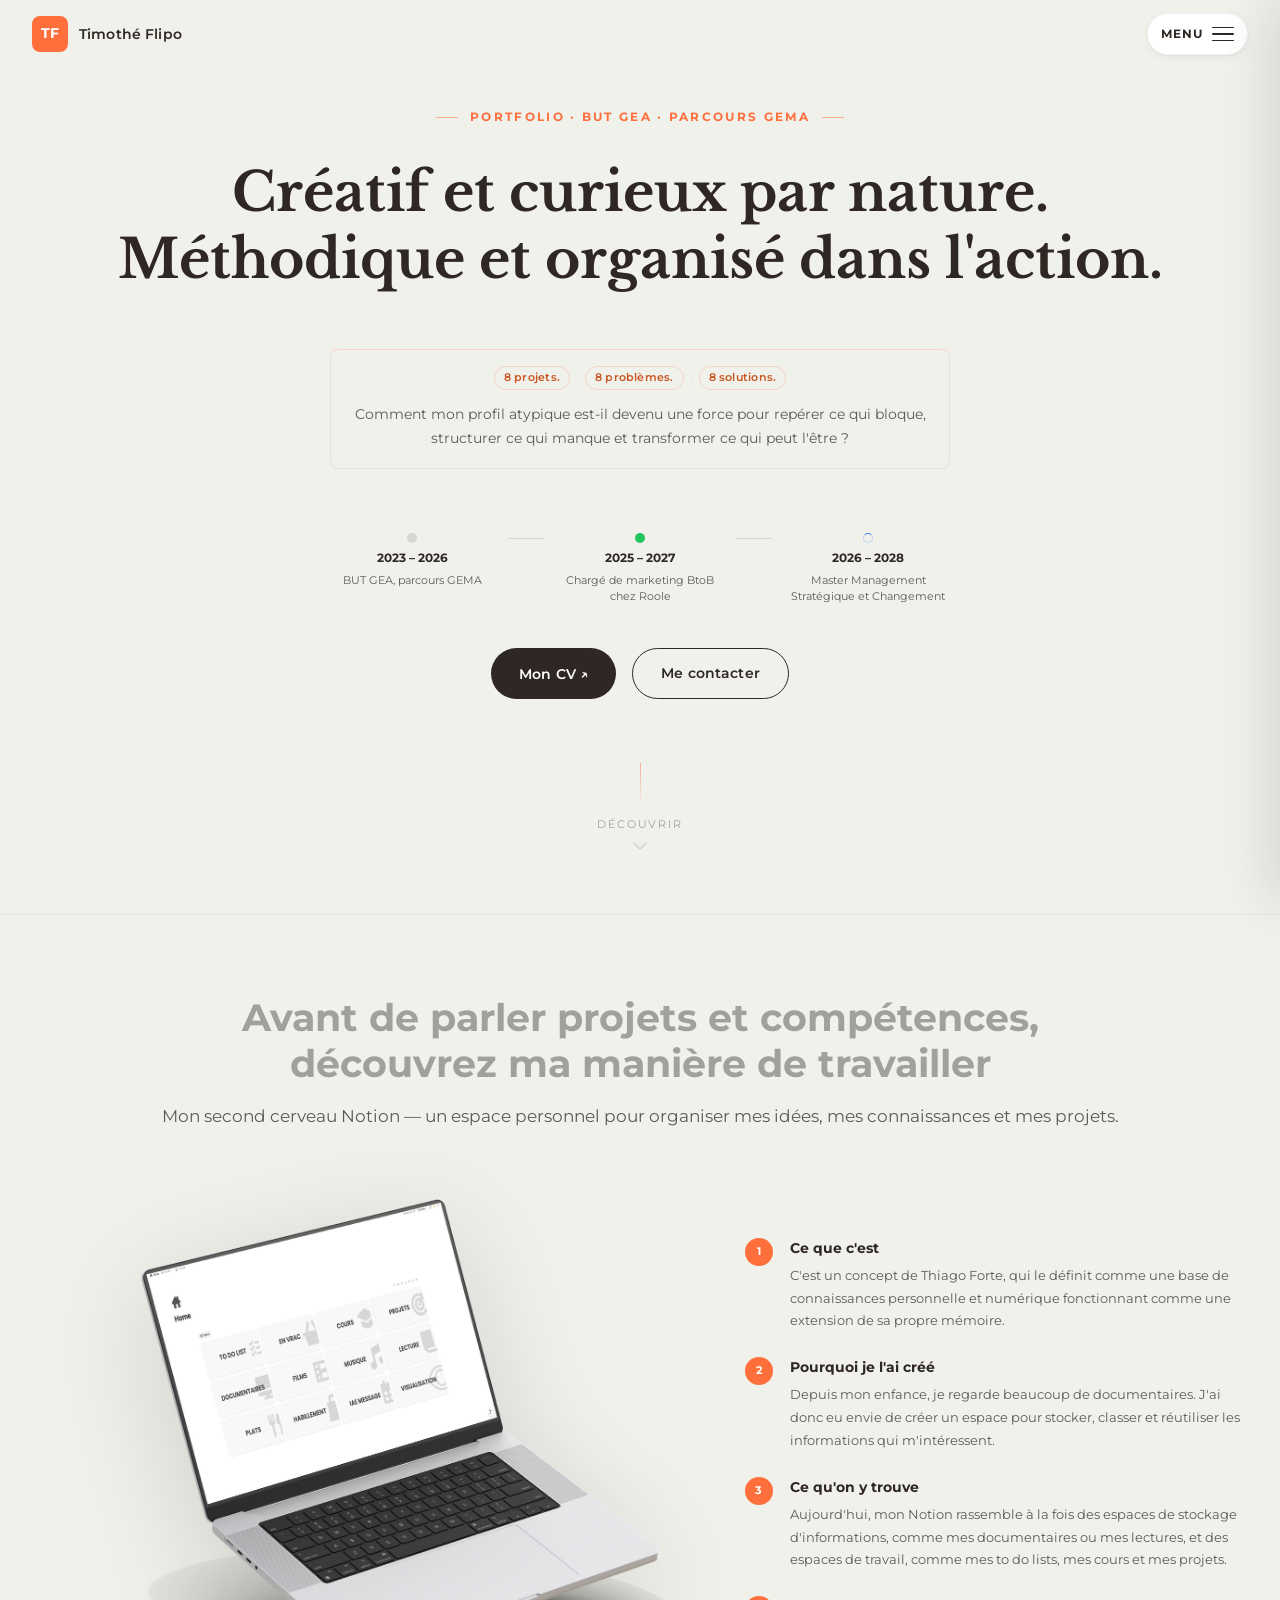
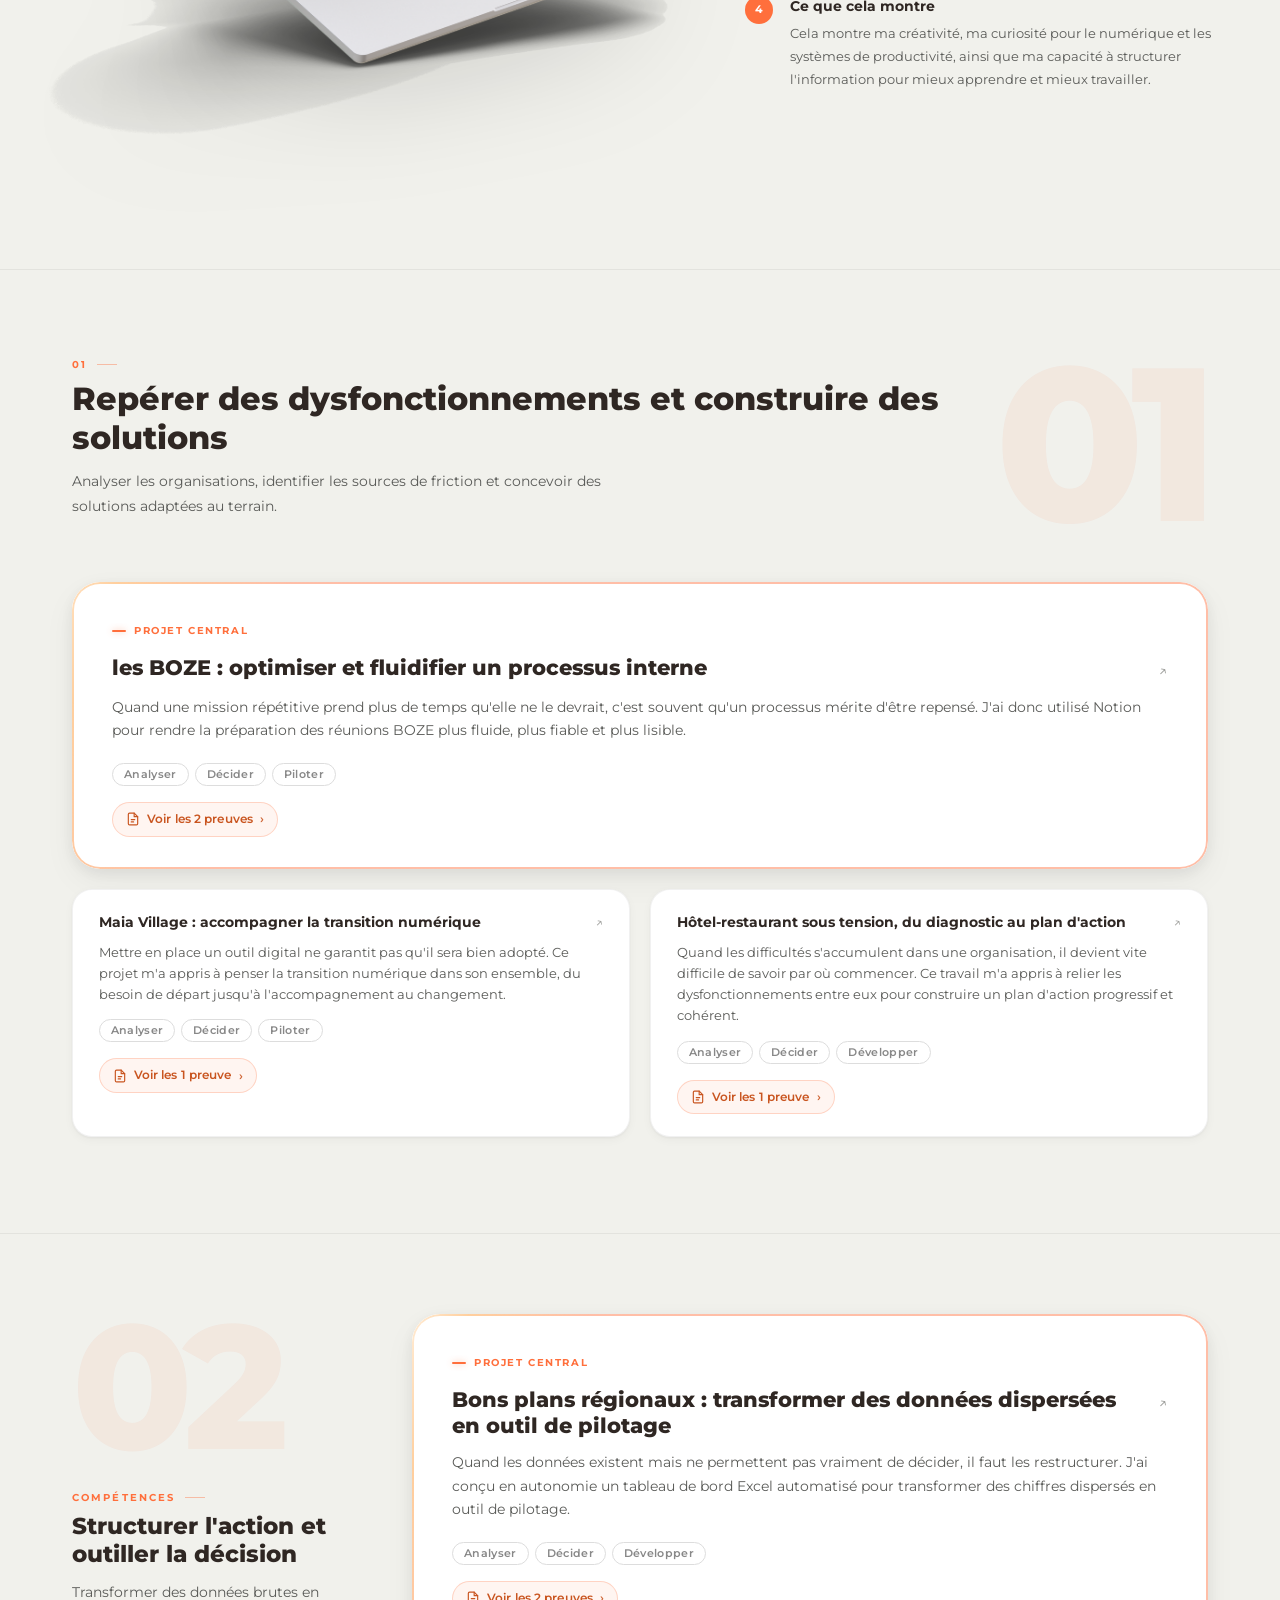
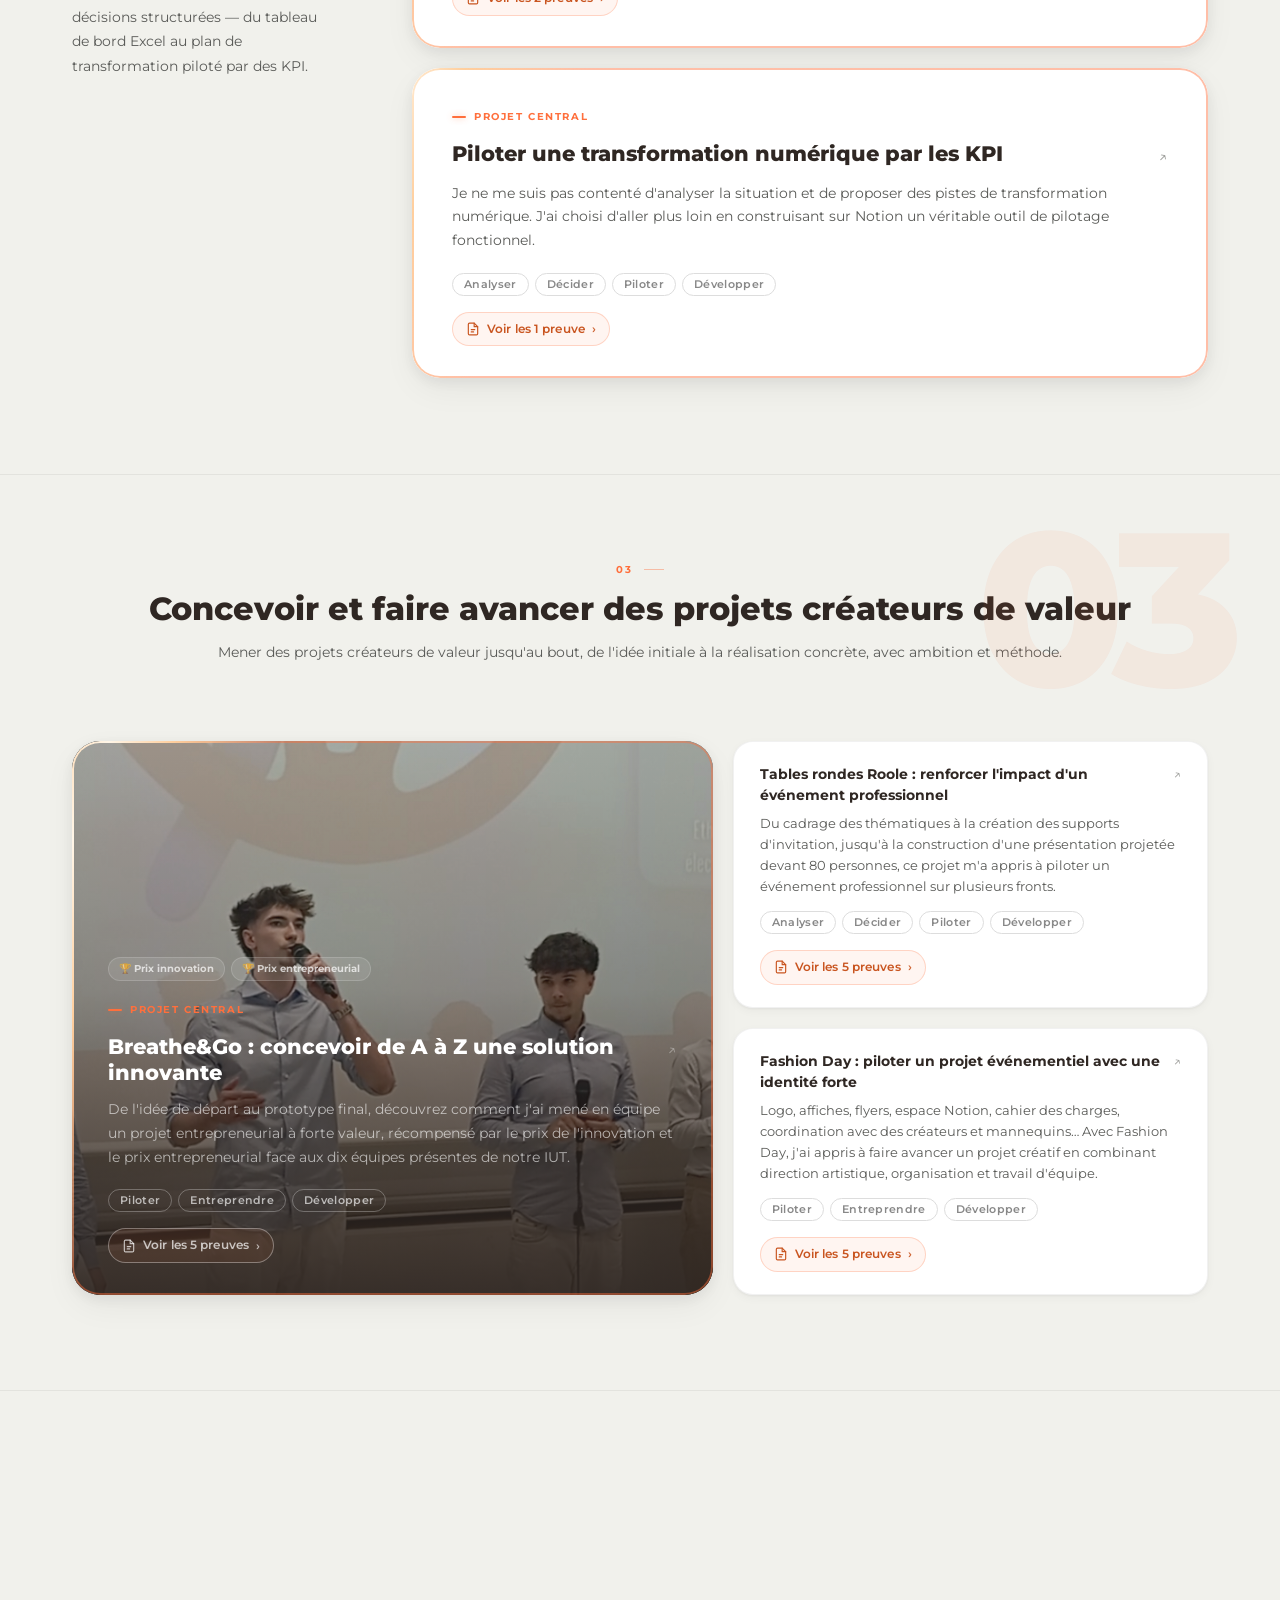
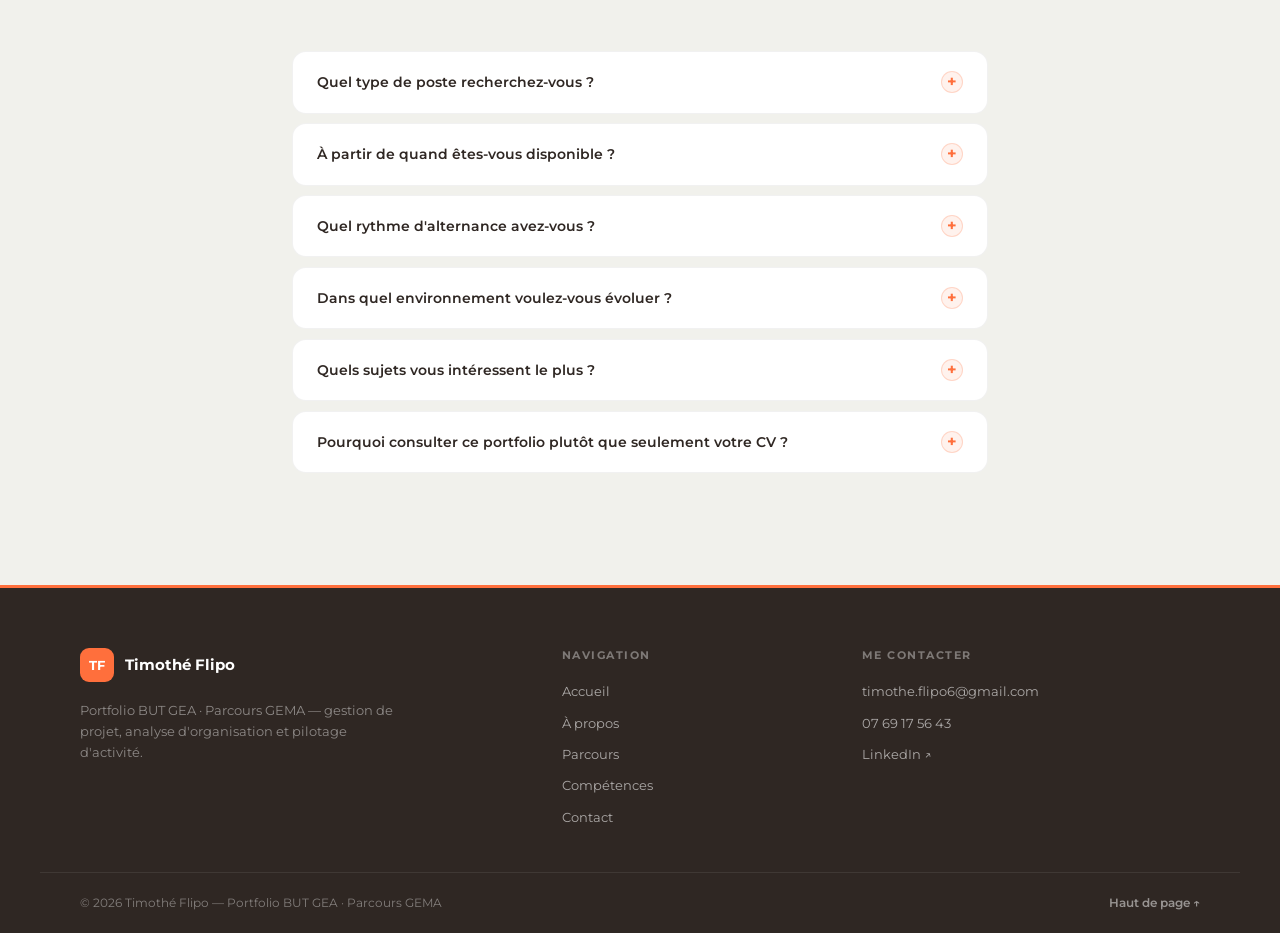
<file: index.html>
<!DOCTYPE html>
<html lang="fr">
<head>
  <meta charset="UTF-8">
  <meta name="viewport" content="width=device-width, initial-scale=1.0">
  <meta name="description" content="Portfolio de Timothé Flipo — Étudiant BUT GEA Parcours GEMA, alternant chez Roole, futur master Management Stratégique à Paris-Saclay.">
  <title>Timothé Flipo — Portfolio</title>
  <link rel="preconnect" href="https://fonts.googleapis.com">
  <link rel="preconnect" href="https://fonts.gstatic.com" crossorigin>
  <link href="https://fonts.googleapis.com/css2?family=Libre+Baskerville:wght@700&family=Montserrat:wght@400;500;600;700;800&display=swap" rel="stylesheet">
  <link rel="stylesheet" href="css/style.css?v=119">
</head>
<body>

  <!-- =========================================
       SECTION 1 — HERO
       ========================================= -->
  <section class="hero" id="hero">
    <div class="hero-inner">
      <p class="hero-eyebrow">Portfolio · BUT GEA · Parcours GEMA</p>
      <h1 class="hero-title">
        <span class="hero-line hero-line-1">Créatif et curieux par nature.</span>
        <span class="hero-line hero-line-2">Méthodique et organisé dans l'action.</span>
      </h1>
      <!-- Bloc accroche : capsules + problématique -->
      <div class="hero-block">
        <div class="hero-caps">
          <span class="hero-cap">8 projets.</span>
          <span class="hero-cap-sep" aria-hidden="true">·</span>
          <span class="hero-cap">8 problèmes.</span>
          <span class="hero-cap-sep" aria-hidden="true">·</span>
          <span class="hero-cap">8 solutions.</span>
        </div>
        <p class="hero-block-q">
          Comment mon profil atypique est-il devenu une force pour repérer ce qui bloque,
          structurer ce qui manque et transformer ce qui peut l'être ?
        </p>
      </div>

      <!-- Mini-timeline de parcours -->
      <div class="hero-timeline" aria-label="Parcours">
        <div class="htl-item" data-status="past">
          <span class="htl-dot"></span>
          <time class="htl-years">2023 – 2026</time>
          <span class="htl-label">BUT GEA, parcours GEMA</span>
        </div>
        <div class="htl-sep" role="presentation"></div>
        <div class="htl-item" data-status="current">
          <span class="htl-dot"></span>
          <time class="htl-years">2025 – 2027</time>
          <span class="htl-label">Chargé de marketing BtoB chez Roole</span>
        </div>
        <div class="htl-sep" role="presentation"></div>
        <div class="htl-item" data-status="future">
          <span class="htl-dot"></span>
          <time class="htl-years">2026 – 2028</time>
          <span class="htl-label">Master Management Stratégique et Changement</span>
        </div>
      </div>
      <div class="hero-cta">
        <button type="button" class="btn btn-dark" onclick="window.open('CV_Timothe_Flipo.pdf','_blank','noopener,noreferrer')">
          Mon CV ↗
        </button>
        <a class="btn btn-outline" href="contact.html">Me contacter</a>
      </div>
      <div class="scroll-hint">
        <div class="scroll-line"></div>
        <span>Découvrir</span>
        <svg class="scroll-chevron" viewBox="0 0 14 8" fill="none" aria-hidden="true">
          <path d="M1 1l6 6 6-6" stroke="currentColor" stroke-width="1.4" stroke-linecap="round" stroke-linejoin="round"/>
        </svg>
      </div>
    </div>
  </section>

  <!-- =========================================
       SECTION 2 — NOTION / SECOND CERVEAU
       ========================================= -->
  <section class="notion-section" id="notion">
    <div class="notion-header reveal">
      <h2 class="title-lg">
        Avant de parler projets et compétences,<br>
        découvrez ma manière de travailler
      </h2>
      <p>
        Mon second cerveau Notion — un espace personnel pour organiser mes idées,
        mes connaissances et mes projets.
      </p>
    </div>

    <div class="notion-grid">
      <!-- Mockup MacBook Pro 16" avec second cerveau Notion -->
      <div class="laptop-wrap reveal-l">
        <img src="images/notion_mockup.png"
             alt="Second cerveau Notion — Timothé Flipo"
             class="notion-mockup-img">
      </div>

      <!-- Blocs texte droite -->
      <div class="notion-blocks reveal-r" id="notion-blocks">
        <!-- Injecté par buildNotionBlocks() dans main.js -->
      </div>
    </div>
  </section>

  <!-- =========================================
       SECTIONS 3-4-5 — THÉMATIQUES
       Injectées dynamiquement depuis thematiquesData (js/data.js)
       ========================================= -->
  <div id="themes-container"></div>

  <!-- =========================================
       SECTION 6 — FAQ RECRUTEUR
       ========================================= -->
  <section class="faq-section" id="faq">
    <div class="faq-header reveal">
      <h2 class="title-lg">Questions fréquentes</h2>
      <p>Ce que vous voudriez peut-être savoir avant de me contacter.</p>
    </div>
    <div class="faq-list" id="faq-list">
      <!-- Injecté par buildFAQ() dans main.js -->
    </div>
  </section>

  <!-- FOOTER -->
  <footer class="site-footer">
    <div class="footer-inner">
      <div class="footer-brand">
        <div class="footer-logo">
          <div class="footer-logo-mark">TF</div>
          <span class="footer-name">Timothé Flipo</span>
        </div>
        <p class="footer-tagline">Portfolio BUT GEA · Parcours GEMA — gestion de projet, analyse d'organisation et pilotage d'activité.</p>
      </div>
      <nav class="footer-col" aria-label="Navigation du pied de page">
        <span class="footer-col-title">Navigation</span>
        <a href="index.html">Accueil</a>
        <a href="about.html">À propos</a>
        <a href="parcours.html">Parcours</a>
        <a href="competences.html">Compétences</a>
        <a href="contact.html">Contact</a>
      </nav>
      <div class="footer-col">
        <span class="footer-col-title">Me contacter</span>
        <a href="mailto:timothe.flipo6@gmail.com">timothe.flipo6@gmail.com</a>
        <a href="tel:+33769175643">07 69 17 56 43</a>
        <a href="https://www.linkedin.com/in/timoth%C3%A9-flipo-675099336" target="_blank" rel="noopener">LinkedIn ↗</a>
      </div>
    </div>
    <div class="footer-bottom">
      <span class="footer-copy">© 2026 Timothé Flipo — Portfolio BUT GEA · Parcours GEMA</span>
      <button type="button" class="footer-top" onclick="window.scrollTo({top:0,behavior:'smooth'})">Haut de page ↑</button>
    </div>
  </footer>

  <script src="js/data.js?v=119"></script>
  <script src="js/main.js?v=119"></script>
</body>
</html>
</file>
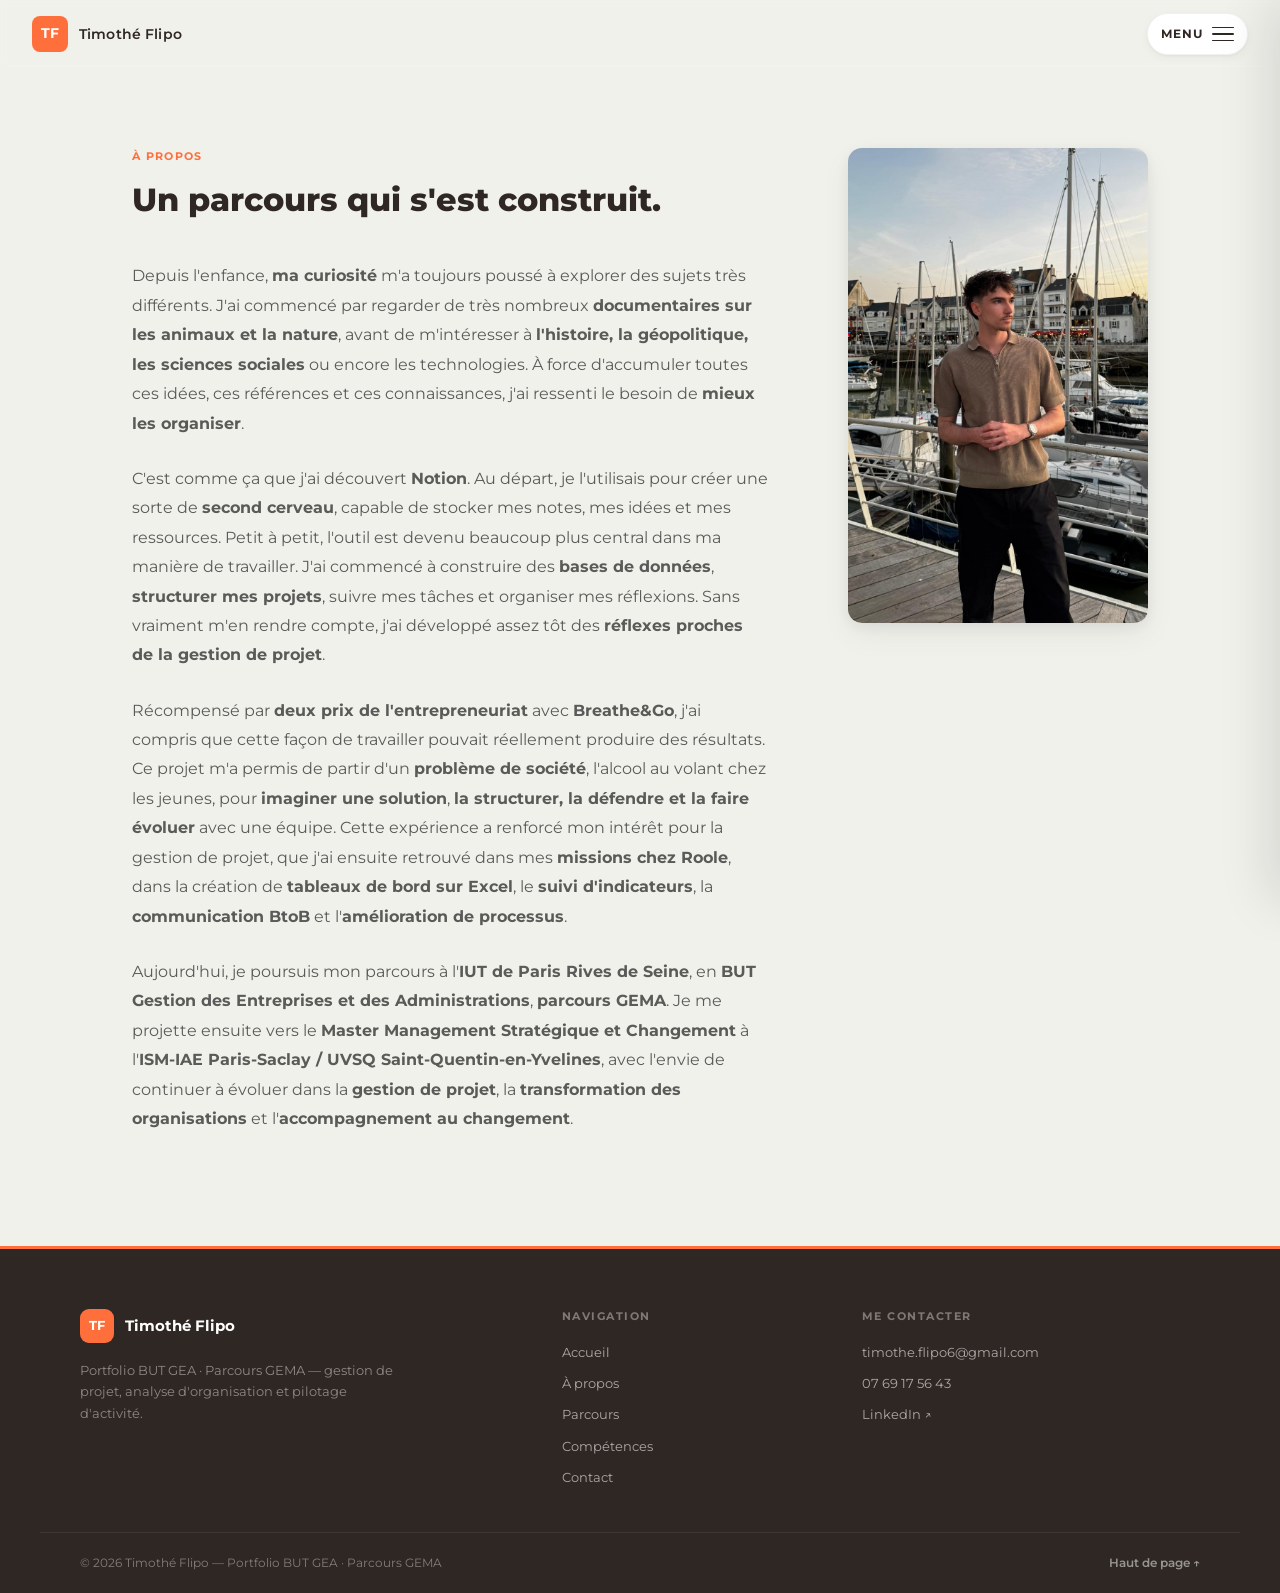
<file: about.html>
<!DOCTYPE html>
<html lang="fr">
<head>
  <meta charset="UTF-8">
  <meta name="viewport" content="width=device-width, initial-scale=1.0">
  <meta name="description" content="À propos de Timothé Flipo — curiosité, parcours, manière de travailler.">
  <title>À propos — Timothé Flipo</title>
  <link rel="preconnect" href="https://fonts.googleapis.com">
  <link rel="preconnect" href="https://fonts.gstatic.com" crossorigin>
  <link href="https://fonts.googleapis.com/css2?family=Libre+Baskerville:wght@700&family=Montserrat:wght@400;500;600;700;800&display=swap" rel="stylesheet">
  <link rel="stylesheet" href="css/style.css?v=119">
</head>
<body>

  <!-- Header injecté par main.js -->

  <main>
    <section class="about-layout">

      <!-- Colonne gauche : titre + texte -->
      <div class="about-left reveal">
        <p class="about-eyebrow">À propos</p>
        <h1 class="about-title">Un parcours qui s'est construit.</h1>

        <div class="about-prose">
          <p>
            Depuis l'enfance, <strong>ma curiosité</strong> m'a toujours poussé à explorer des sujets très différents.
            J'ai commencé par regarder de très nombreux <strong>documentaires sur les animaux et la nature</strong>,
            avant de m'intéresser à <strong>l'histoire, la géopolitique, les sciences sociales</strong> ou encore les
            technologies. À force d'accumuler toutes ces idées, ces références et ces connaissances,
            j'ai ressenti le besoin de <strong>mieux les organiser</strong>.
          </p>
          <p>
            C'est comme ça que j'ai découvert <strong>Notion</strong>. Au départ, je l'utilisais pour créer une sorte
            de <strong>second cerveau</strong>, capable de stocker mes notes, mes idées et mes ressources. Petit à
            petit, l'outil est devenu beaucoup plus central dans ma manière de travailler. J'ai commencé
            à construire des <strong>bases de données</strong>, <strong>structurer mes projets</strong>, suivre mes tâches et organiser
            mes réflexions. Sans vraiment m'en rendre compte, j'ai développé assez tôt des <strong>réflexes
            proches de la gestion de projet</strong>.
          </p>
          <p>
            Récompensé par <strong>deux prix de l'entrepreneuriat</strong> avec <strong>Breathe&amp;Go</strong>, j'ai compris que cette
            façon de travailler pouvait réellement produire des résultats. Ce projet m'a permis de
            partir d'un <strong>problème de société</strong>, l'alcool au volant chez les jeunes, pour <strong>imaginer une
            solution</strong>, <strong>la structurer, la défendre et la faire évoluer</strong> avec une équipe. Cette expérience
            a renforcé mon intérêt pour la gestion de projet, que j'ai ensuite retrouvé dans mes
            <strong>missions chez Roole</strong>, dans la création de <strong>tableaux de bord sur Excel</strong>, le <strong>suivi d'indicateurs</strong>,
            la <strong>communication BtoB</strong> et l'<strong>amélioration de processus</strong>.
          </p>
          <p>
            Aujourd'hui, je poursuis mon parcours à l'<strong>IUT de Paris Rives de Seine</strong>, en <strong>BUT Gestion des
            Entreprises et des Administrations</strong>, <strong>parcours GEMA</strong>. Je me projette ensuite vers le <strong>Master
            Management Stratégique et Changement</strong> à l'<strong>ISM-IAE Paris-Saclay / UVSQ
            Saint-Quentin-en-Yvelines</strong>, avec l'envie de continuer à évoluer dans la <strong>gestion de projet</strong>,
            la <strong>transformation des organisations</strong> et l'<strong>accompagnement au changement</strong>.
          </p>
        </div>
      </div>

      <!-- Colonne droite : photo -->
      <div class="about-right reveal-r">
        <div class="about-photo-wrap">
          <img src="images/portrait-port.jpg" alt="Timothé Flipo" class="about-photo">
        </div>
      </div>

    </section>
  </main>

  <!-- FOOTER -->
  <footer class="site-footer">
    <div class="footer-inner">
      <div class="footer-brand">
        <div class="footer-logo">
          <div class="footer-logo-mark">TF</div>
          <span class="footer-name">Timothé Flipo</span>
        </div>
        <p class="footer-tagline">Portfolio BUT GEA · Parcours GEMA — gestion de projet, analyse d'organisation et pilotage d'activité.</p>
      </div>
      <nav class="footer-col" aria-label="Navigation du pied de page">
        <span class="footer-col-title">Navigation</span>
        <a href="index.html">Accueil</a>
        <a href="about.html">À propos</a>
        <a href="parcours.html">Parcours</a>
        <a href="competences.html">Compétences</a>
        <a href="contact.html">Contact</a>
      </nav>
      <div class="footer-col">
        <span class="footer-col-title">Me contacter</span>
        <a href="mailto:timothe.flipo6@gmail.com">timothe.flipo6@gmail.com</a>
        <a href="tel:+33769175643">07 69 17 56 43</a>
        <a href="https://www.linkedin.com/in/timoth%C3%A9-flipo-675099336" target="_blank" rel="noopener">LinkedIn ↗</a>
      </div>
    </div>
    <div class="footer-bottom">
      <span class="footer-copy">© 2026 Timothé Flipo — Portfolio BUT GEA · Parcours GEMA</span>
      <button type="button" class="footer-top" onclick="window.scrollTo({top:0,behavior:'smooth'})">Haut de page ↑</button>
    </div>
  </footer>

  <script src="js/data.js?v=119"></script>
  <script src="js/main.js?v=119"></script>
</body>
</html>
</file>
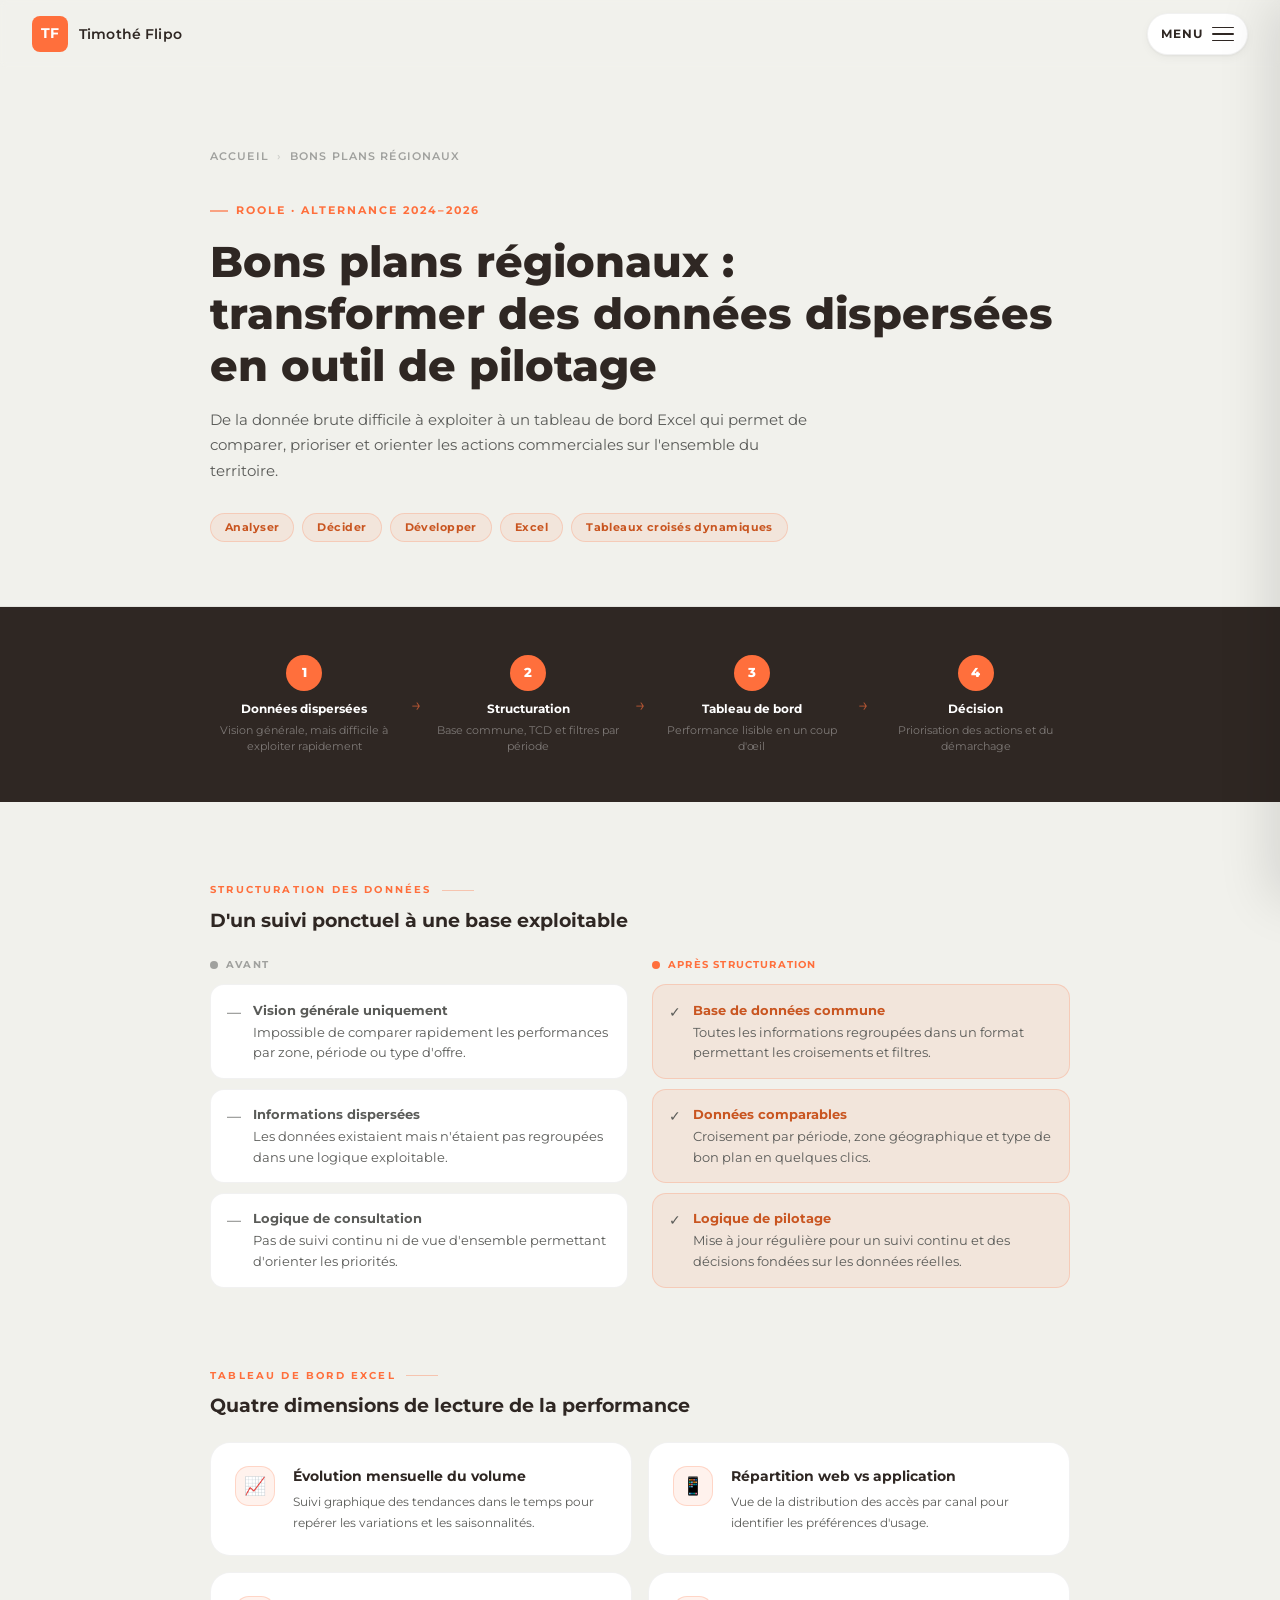
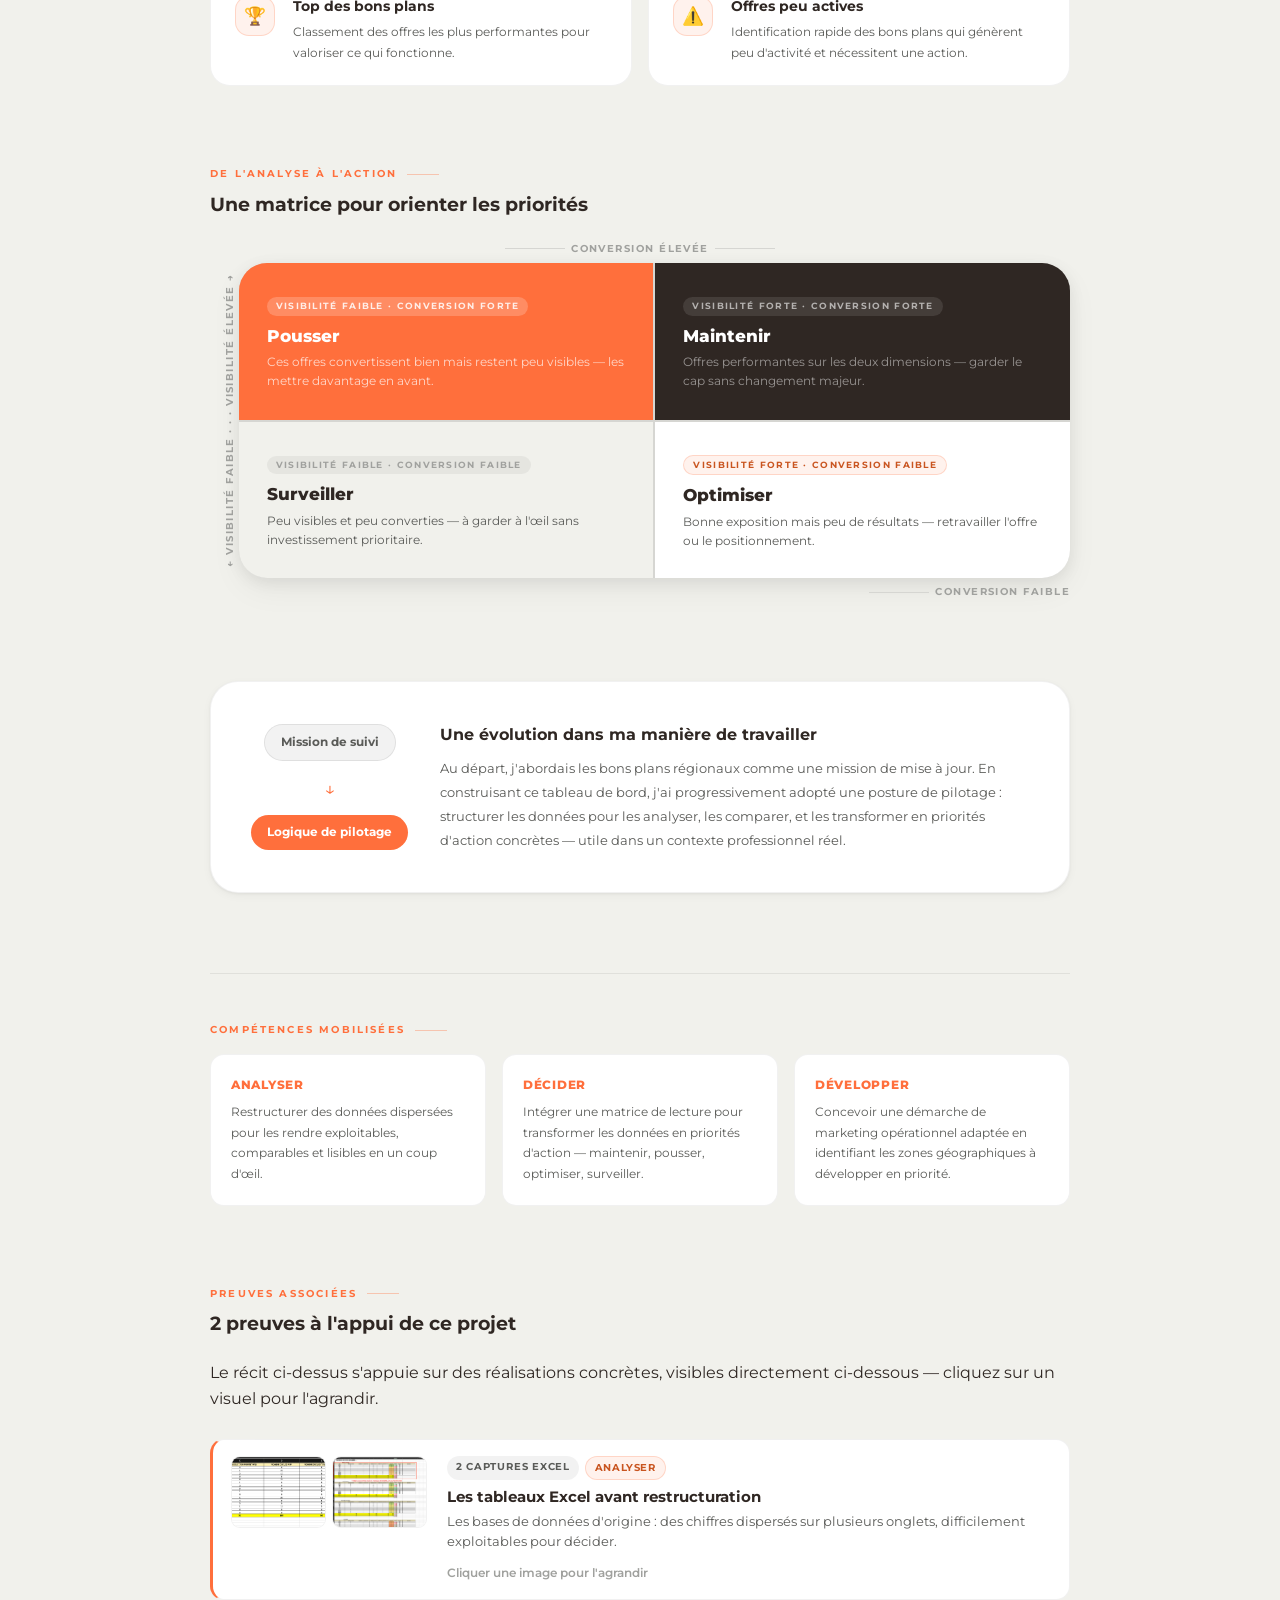
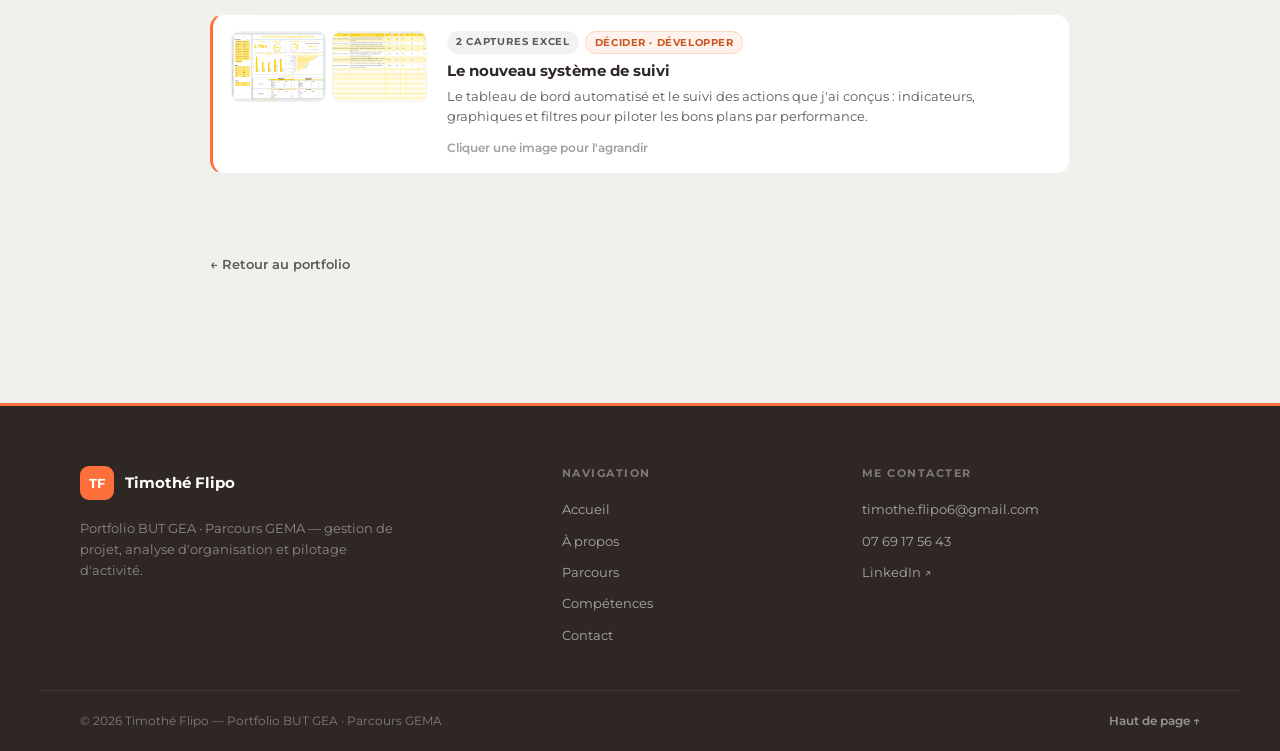
<file: bons-plans.html>
<!DOCTYPE html>
<html lang="fr">
<head>
  <meta charset="UTF-8">
  <meta name="viewport" content="width=device-width, initial-scale=1.0">
  <meta name="description" content="Bons plans régionaux : de la donnée brute à la décision — Projet de Timothé Flipo chez Roole.">
  <title>Bons plans régionaux — Timothé Flipo</title>
  <link rel="preconnect" href="https://fonts.googleapis.com">
  <link rel="preconnect" href="https://fonts.gstatic.com" crossorigin>
  <link href="https://fonts.googleapis.com/css2?family=Libre+Baskerville:ital,wght@0,700;1,700&family=Montserrat:wght@400;500;600;700;800&display=swap" rel="stylesheet">
  <link rel="stylesheet" href="css/style.css?v=119">
  <style>

    /* ---- Hero ---- */
    .proj-hero {
      padding: calc(var(--header-h) + 5rem) 2rem 4rem;
      background-color: var(--bg);
      border-bottom: 1px solid rgba(0,0,0,0.06);
    }
    .proj-hero-inner { max-width: 860px; margin: 0 auto; }
    .proj-breadcrumb {
      display: flex; align-items: center; gap: 8px;
      font-size: 0.7rem; color: var(--light-gray);
      margin-bottom: 1.75rem; text-transform: uppercase;
      letter-spacing: 0.1em; font-weight: 600;
    }
    .proj-breadcrumb a { color: var(--light-gray); transition: color .2s; }
    .proj-breadcrumb a:hover { color: var(--accent); }
    .proj-breadcrumb-sep { opacity: 0.4; }
    .proj-eyebrow {
      display: inline-flex; align-items: center; gap: 8px;
      font-size: 0.7rem; text-transform: uppercase;
      letter-spacing: 0.18em; color: var(--accent); font-weight: 700; margin-bottom: 1rem;
    }
    .proj-eyebrow::before {
      content: ''; display: block; width: 18px; height: 1.5px;
      background-color: var(--accent); opacity: 0.6;
    }
    .proj-title {
      font-family: 'Montserrat', sans-serif; font-weight: 800;
      font-size: clamp(1.6rem, 3.5vw, 2.7rem); line-height: 1.2;
      color: var(--dark); margin-bottom: 1rem;
    }
    .proj-subtitle {
      font-size: 0.92rem; color: var(--gray); line-height: 1.75;
      max-width: 600px; margin-bottom: 1.75rem;
    }
    .proj-tags-hero { display: flex; flex-wrap: wrap; gap: 8px; }
    .proj-tag-hero {
      padding: 5px 14px; border-radius: 50px; font-size: 0.68rem;
      font-weight: 700; letter-spacing: 0.04em;
      background-color: var(--accent-muted); color: var(--accent-dark);
      border: 1px solid var(--accent-border);
    }

    /* ---- Pipeline (dark strip) ---- */
    .pipeline {
      background-color: var(--dark);
      padding: 3rem 2rem;
      overflow-x: auto;
    }
    .pipeline-inner {
      max-width: 860px; margin: 0 auto;
      display: grid; grid-template-columns: 1fr auto 1fr auto 1fr auto 1fr;
      gap: 0; align-items: center;
      min-width: 560px;
    }
    .pipe-step { text-align: center; }
    .pipe-num {
      display: inline-flex; align-items: center; justify-content: center;
      width: 36px; height: 36px; border-radius: 50%;
      background-color: var(--accent); color: var(--white);
      font-size: 0.8rem; font-weight: 800; margin: 0 auto 10px;
    }
    .pipe-step h4 {
      font-size: 0.78rem; font-weight: 700; color: var(--white);
      margin-bottom: 4px; line-height: 1.3;
    }
    .pipe-step p {
      font-size: 0.68rem; color: rgba(255,255,255,0.38); line-height: 1.5;
    }
    .pipe-arrow {
      color: var(--accent); font-size: 1.1rem; opacity: 0.6;
      padding: 0 0.75rem; flex-shrink: 0;
      text-align: center;
    }

    /* ---- Contenu ---- */
    .proj-content { padding: 5rem 2rem 8rem; }
    .proj-content-inner {
      max-width: 860px; margin: 0 auto;
      display: flex; flex-direction: column; gap: 5rem;
    }

    .section-label {
      display: flex; align-items: center; gap: 10px;
      font-size: 0.62rem; letter-spacing: 0.22em;
      text-transform: uppercase; color: var(--accent);
      font-weight: 700; margin-bottom: 0.6rem;
    }
    .section-label::after {
      content: ''; width: 32px; height: 1px;
      background-color: var(--accent); opacity: 0.35;
    }
    .section-title {
      font-family: 'Montserrat', sans-serif; font-weight: 700;
      font-size: 1.2rem; color: var(--dark); margin-bottom: 1.5rem; line-height: 1.3;
    }

    /* ---- Avant / Après ---- */
    .transform {
      display: grid; grid-template-columns: 1fr 1fr; gap: 1.5rem; align-items: start;
    }
    .transform-col { }
    .transform-col-label {
      font-size: 0.62rem; font-weight: 700; text-transform: uppercase;
      letter-spacing: 0.12em; margin-bottom: 0.75rem;
      display: flex; align-items: center; gap: 8px;
    }
    .transform-col-label.before { color: var(--light-gray); }
    .transform-col-label.before::before {
      content: ''; display: block; width: 8px; height: 8px; border-radius: 50%;
      background-color: var(--light-gray);
    }
    .transform-col-label.after { color: var(--accent); }
    .transform-col-label.after::before {
      content: ''; display: block; width: 8px; height: 8px; border-radius: 50%;
      background-color: var(--accent);
    }
    .transform-item {
      display: flex; gap: 0.75rem; align-items: flex-start;
      padding: 0.9rem 1rem; border-radius: var(--r-md);
      border: 1px solid var(--card-border);
      background-color: var(--white);
      font-size: 0.8rem; color: var(--gray); line-height: 1.6;
      margin-bottom: 0.6rem; transition: box-shadow .2s;
    }
    .transform-item:last-child { margin-bottom: 0; }
    .transform-item:hover { box-shadow: var(--shadow-sm); }
    .transform-item.after {
      border-color: var(--accent-border);
      background-color: var(--accent-muted);
    }
    .transform-item strong {
      display: block; margin-bottom: 2px; font-weight: 700;
      font-size: 0.82rem;
    }
    .transform-item.after strong { color: var(--accent-dark); }
    .t-icon { font-size: 0.9rem; flex-shrink: 0; margin-top: 1px; }

    /* ---- Composants du dashboard ---- */
    .dash-grid {
      display: grid; grid-template-columns: repeat(2, 1fr); gap: 1rem;
    }
    .dash-card {
      background-color: var(--white); border-radius: var(--r-lg);
      padding: 1.4rem 1.5rem; border: 1px solid var(--card-border);
      display: flex; gap: 1.1rem; align-items: flex-start;
      transition: box-shadow .25s ease, transform .25s ease;
    }
    .dash-card:hover { box-shadow: var(--shadow-sm); transform: translateY(-2px); }
    .dash-card-icon {
      width: 40px; height: 40px; min-width: 40px; border-radius: var(--r-md);
      background-color: var(--accent-muted); border: 1px solid var(--accent-border);
      display: flex; align-items: center; justify-content: center;
      font-size: 1.1rem; flex-shrink: 0;
    }
    .dash-card h4 { font-size: 0.85rem; font-weight: 700; color: var(--dark); margin-bottom: 5px; }
    .dash-card p { font-size: 0.78rem; color: var(--gray); line-height: 1.62; }

    /* ---- Matrice 2×2 ---- */
    .matrix-section { }
    .matrix-wrap {
      display: flex; flex-direction: column; gap: 0; align-items: stretch;
    }
    .matrix-top-label {
      text-align: center; font-size: 0.65rem; font-weight: 700;
      text-transform: uppercase; letter-spacing: 0.14em;
      color: var(--light-gray); margin-bottom: 6px;
      display: flex; align-items: center; justify-content: center; gap: 6px;
    }
    .matrix-top-label::before,
    .matrix-top-label::after {
      content: ''; flex: 1; height: 1px; background-color: var(--muted); max-width: 60px;
    }
    .matrix-body { display: flex; gap: 0; align-items: stretch; }
    .matrix-y-label {
      writing-mode: vertical-rl; transform: rotate(180deg);
      font-size: 0.65rem; font-weight: 700; text-transform: uppercase;
      letter-spacing: 0.14em; color: var(--light-gray);
      display: flex; align-items: center; justify-content: center;
      padding-right: 12px; gap: 0; white-space: nowrap;
    }
    .matrix-grid {
      display: grid; grid-template-columns: 1fr 1fr;
      grid-template-rows: 1fr 1fr; flex: 1;
      border-radius: var(--r-xl); overflow: hidden;
      box-shadow: var(--shadow-md); gap: 2px;
      background-color: var(--muted);
    }
    .quadrant {
      padding: 1.75rem; position: relative;
      transition: opacity .25s ease;
    }
    .quadrant:hover { opacity: 0.92; }
    .q-badge {
      display: inline-block; font-size: 0.58rem; font-weight: 700;
      letter-spacing: 0.14em; text-transform: uppercase;
      padding: 2px 9px; border-radius: 50px; margin-bottom: 10px;
    }
    .quadrant h4 { font-size: 1.05rem; font-weight: 800; margin-bottom: 6px; line-height: 1.2; }
    .quadrant p { font-size: 0.75rem; line-height: 1.6; }

    /* Maintenir — dark */
    .q-maintenir { background-color: var(--dark); }
    .q-maintenir .q-badge { background: rgba(255,255,255,0.1); color: rgba(255,255,255,0.6); }
    .q-maintenir h4 { color: var(--white); }
    .q-maintenir p { color: rgba(255,255,255,0.5); }

    /* Pousser — orange */
    .q-pousser { background-color: var(--accent); }
    .q-pousser .q-badge { background: rgba(255,255,255,0.2); color: rgba(255,255,255,0.85); }
    .q-pousser h4 { color: var(--white); }
    .q-pousser p { color: rgba(255,255,255,0.72); }

    /* Optimiser — blanc avec accent */
    .q-optimiser { background-color: var(--white); }
    .q-optimiser .q-badge { background: var(--accent-muted); color: var(--accent-dark); border: 1px solid var(--accent-border); }
    .q-optimiser h4 { color: var(--dark); }
    .q-optimiser p { color: var(--gray); }

    /* Surveiller — bg clair */
    .q-surveiller { background-color: var(--bg); }
    .q-surveiller .q-badge { background: rgba(0,0,0,0.05); color: var(--light-gray); }
    .q-surveiller h4 { color: var(--dark); }
    .q-surveiller p { color: var(--gray); }

    .matrix-x-label {
      text-align: right; font-size: 0.65rem; font-weight: 700;
      text-transform: uppercase; letter-spacing: 0.14em;
      color: var(--light-gray); margin-top: 6px; padding-left: 40px;
      display: flex; align-items: center; justify-content: flex-end; gap: 6px;
    }
    .matrix-x-label::before { content: ''; flex: 1; height: 1px; background-color: var(--muted); max-width: 60px; }

    /* ---- Évolution (pilotage) ---- */
    .evolution-card {
      background-color: var(--white); border-radius: var(--r-xl);
      padding: 2.5rem; border: 1px solid var(--card-border);
      display: grid; grid-template-columns: auto 1fr; gap: 2rem;
      align-items: center; box-shadow: var(--shadow-sm);
    }
    .evolution-before-after {
      display: flex; flex-direction: column; align-items: center; gap: 12px;
      flex-shrink: 0;
    }
    .evo-pill {
      padding: 8px 16px; border-radius: 50px; font-size: 0.72rem; font-weight: 700;
      text-align: center; white-space: nowrap;
    }
    .evo-pill.before {
      background-color: rgba(0,0,0,0.05); color: var(--gray);
      border: 1px solid rgba(0,0,0,0.08);
    }
    .evo-pill.after {
      background-color: var(--accent); color: var(--white);
    }
    .evo-arrow { font-size: 1.2rem; color: var(--accent); }
    .evolution-text h4 {
      font-family: 'Montserrat', sans-serif; font-weight: 700;
      font-size: 1rem; color: var(--dark); margin-bottom: 0.6rem;
    }
    .evolution-text p {
      font-size: 0.84rem; color: var(--gray); line-height: 1.78;
    }

    /* ---- Skills light ---- */
    .skills-light { padding-top: 3rem; border-top: 1px solid rgba(0,0,0,0.07); }
    .skills-row { display: grid; grid-template-columns: repeat(3, 1fr); gap: 1rem; margin-top: 1rem; }
    .skill-light-card {
      background-color: var(--white); border-radius: var(--r-md);
      padding: 1.25rem; border: 1px solid var(--card-border);
      transition: box-shadow .25s, border-color .25s;
    }
    .skill-light-card:hover { box-shadow: var(--shadow-sm); border-color: var(--accent-border); }
    .skill-light-name {
      font-size: 0.78rem; font-weight: 800; color: var(--accent);
      letter-spacing: 0.06em; text-transform: uppercase; margin-bottom: 7px;
    }
    .skill-light-desc { font-size: 0.78rem; color: var(--gray); line-height: 1.65; }

    /* ---- Back ---- */
    .proj-back {
      display: inline-flex; align-items: center; gap: 8px;
      font-size: 0.82rem; font-weight: 600; color: var(--gray);
      text-decoration: none; transition: color .2s;
    }
    .proj-back:hover { color: var(--accent); }

    /* ---- Responsive ---- */
    @media (max-width: 700px) {
      .pipeline-inner { grid-template-columns: 1fr; gap: 1.5rem; }
      .pipe-arrow { display: none; }
      .transform { grid-template-columns: 1fr; }
      .dash-grid { grid-template-columns: 1fr; }
      .matrix-y-label { display: none; }
      .evolution-card { grid-template-columns: 1fr; gap: 1.5rem; }
      .evolution-before-after { flex-direction: row; }
      .skills-row { grid-template-columns: 1fr; }
    }
  </style>
</head>
<body>

  <!-- HERO -->
  <div class="proj-hero">
    <div class="proj-hero-inner">
      <div class="proj-breadcrumb">
        <a href="index.html">Accueil</a>
        <span class="proj-breadcrumb-sep">›</span>
        <span>Bons plans régionaux</span>
      </div>
      <div class="proj-eyebrow">Roole · Alternance 2024–2026</div>
      <h1 class="proj-title">Bons plans régionaux :<br>transformer des données dispersées en outil de pilotage</h1>
      <p class="proj-subtitle">De la donnée brute difficile à exploiter à un tableau de bord Excel qui permet de comparer, prioriser et orienter les actions commerciales sur l'ensemble du territoire.</p>
      <div class="proj-tags-hero">
        <span class="proj-tag-hero">Analyser</span>
        <span class="proj-tag-hero">Décider</span>
        <span class="proj-tag-hero">Développer</span>
        <span class="proj-tag-hero">Excel</span>
        <span class="proj-tag-hero">Tableaux croisés dynamiques</span>
      </div>
    </div>
  </div>

  <!-- PIPELINE -->
  <div class="pipeline">
    <div class="pipeline-inner">
      <div class="pipe-step">
        <div class="pipe-num">1</div>
        <h4>Données dispersées</h4>
        <p>Vision générale, mais difficile à exploiter rapidement</p>
      </div>
      <div class="pipe-arrow">→</div>
      <div class="pipe-step">
        <div class="pipe-num">2</div>
        <h4>Structuration</h4>
        <p>Base commune, TCD et filtres par période</p>
      </div>
      <div class="pipe-arrow">→</div>
      <div class="pipe-step">
        <div class="pipe-num">3</div>
        <h4>Tableau de bord</h4>
        <p>Performance lisible en un coup d'œil</p>
      </div>
      <div class="pipe-arrow">→</div>
      <div class="pipe-step">
        <div class="pipe-num">4</div>
        <h4>Décision</h4>
        <p>Priorisation des actions et du démarchage</p>
      </div>
    </div>
  </div>

  <!-- CONTENU -->
  <div class="proj-content">
    <div class="proj-content-inner">

      <!-- Avant / Après la structuration -->
      <div>
        <div class="section-label">Structuration des données</div>
        <h2 class="section-title">D'un suivi ponctuel à une base exploitable</h2>
        <div class="transform">
          <div class="transform-col">
            <div class="transform-col-label before">Avant</div>
            <div class="transform-item">
              <span class="t-icon">—</span>
              <div><strong>Vision générale uniquement</strong>Impossible de comparer rapidement les performances par zone, période ou type d'offre.</div>
            </div>
            <div class="transform-item">
              <span class="t-icon">—</span>
              <div><strong>Informations dispersées</strong>Les données existaient mais n'étaient pas regroupées dans une logique exploitable.</div>
            </div>
            <div class="transform-item">
              <span class="t-icon">—</span>
              <div><strong>Logique de consultation</strong>Pas de suivi continu ni de vue d'ensemble permettant d'orienter les priorités.</div>
            </div>
          </div>
          <div class="transform-col">
            <div class="transform-col-label after">Après structuration</div>
            <div class="transform-item after">
              <span class="t-icon">✓</span>
              <div><strong>Base de données commune</strong>Toutes les informations regroupées dans un format permettant les croisements et filtres.</div>
            </div>
            <div class="transform-item after">
              <span class="t-icon">✓</span>
              <div><strong>Données comparables</strong>Croisement par période, zone géographique et type de bon plan en quelques clics.</div>
            </div>
            <div class="transform-item after">
              <span class="t-icon">✓</span>
              <div><strong>Logique de pilotage</strong>Mise à jour régulière pour un suivi continu et des décisions fondées sur les données réelles.</div>
            </div>
          </div>
        </div>
      </div>

      <!-- Composants du tableau de bord -->
      <div>
        <div class="section-label">Tableau de bord Excel</div>
        <h2 class="section-title">Quatre dimensions de lecture de la performance</h2>
        <div class="dash-grid">
          <div class="dash-card">
            <div class="dash-card-icon">📈</div>
            <div>
              <h4>Évolution mensuelle du volume</h4>
              <p>Suivi graphique des tendances dans le temps pour repérer les variations et les saisonnalités.</p>
            </div>
          </div>
          <div class="dash-card">
            <div class="dash-card-icon">📱</div>
            <div>
              <h4>Répartition web vs application</h4>
              <p>Vue de la distribution des accès par canal pour identifier les préférences d'usage.</p>
            </div>
          </div>
          <div class="dash-card">
            <div class="dash-card-icon">🏆</div>
            <div>
              <h4>Top des bons plans</h4>
              <p>Classement des offres les plus performantes pour valoriser ce qui fonctionne.</p>
            </div>
          </div>
          <div class="dash-card">
            <div class="dash-card-icon">⚠️</div>
            <div>
              <h4>Offres peu actives</h4>
              <p>Identification rapide des bons plans qui génèrent peu d'activité et nécessitent une action.</p>
            </div>
          </div>
        </div>
      </div>

      <!-- Matrice de priorités -->
      <div class="matrix-section">
        <div class="section-label">De l'analyse à l'action</div>
        <h2 class="section-title">Une matrice pour orienter les priorités</h2>
        <div class="matrix-wrap">
          <div class="matrix-top-label">Conversion élevée</div>
          <div class="matrix-body">
            <div class="matrix-y-label">← Visibilité faible · · · Visibilité élevée →</div>
            <div class="matrix-grid">
              <!-- Ligne haute : conversion élevée -->
              <div class="quadrant q-pousser">
                <div class="q-badge">Visibilité faible · Conversion forte</div>
                <h4>Pousser</h4>
                <p>Ces offres convertissent bien mais restent peu visibles — les mettre davantage en avant.</p>
              </div>
              <div class="quadrant q-maintenir">
                <div class="q-badge">Visibilité forte · Conversion forte</div>
                <h4>Maintenir</h4>
                <p>Offres performantes sur les deux dimensions — garder le cap sans changement majeur.</p>
              </div>
              <!-- Ligne basse : conversion faible -->
              <div class="quadrant q-surveiller">
                <div class="q-badge">Visibilité faible · Conversion faible</div>
                <h4>Surveiller</h4>
                <p>Peu visibles et peu converties — à garder à l'œil sans investissement prioritaire.</p>
              </div>
              <div class="quadrant q-optimiser">
                <div class="q-badge">Visibilité forte · Conversion faible</div>
                <h4>Optimiser</h4>
                <p>Bonne exposition mais peu de résultats — retravailler l'offre ou le positionnement.</p>
              </div>
            </div>
          </div>
          <div class="matrix-x-label">Conversion faible</div>
        </div>
      </div>

      <!-- Évolution -->
      <div class="evolution-card">
        <div class="evolution-before-after">
          <div class="evo-pill before">Mission de suivi</div>
          <div class="evo-arrow">↓</div>
          <div class="evo-pill after">Logique de pilotage</div>
        </div>
        <div class="evolution-text">
          <h4>Une évolution dans ma manière de travailler</h4>
          <p>Au départ, j'abordais les bons plans régionaux comme une mission de mise à jour. En construisant ce tableau de bord, j'ai progressivement adopté une posture de pilotage : structurer les données pour les analyser, les comparer, et les transformer en priorités d'action concrètes — utile dans un contexte professionnel réel.</p>
        </div>
      </div>

      <!-- Compétences -->
      <div class="skills-light">
        <div class="section-label">Compétences mobilisées</div>
        <div class="skills-row">
          <div class="skill-light-card">
            <div class="skill-light-name">Analyser</div>
            <div class="skill-light-desc">Restructurer des données dispersées pour les rendre exploitables, comparables et lisibles en un coup d'œil.</div>
          </div>
          <div class="skill-light-card">
            <div class="skill-light-name">Décider</div>
            <div class="skill-light-desc">Intégrer une matrice de lecture pour transformer les données en priorités d'action — maintenir, pousser, optimiser, surveiller.</div>
          </div>
          <div class="skill-light-card">
            <div class="skill-light-name">Développer</div>
            <div class="skill-light-desc">Concevoir une démarche de marketing opérationnel adaptée en identifiant les zones géographiques à développer en priorité.</div>
          </div>
        </div>
      </div>

      <!-- Retour -->
      <!-- Preuves associées (injecté par buildPreuvesSection dans main.js) -->
      <div id="preuves-mount" data-slug="bons-plans" class="preuve-section reveal"></div>

      <a href="index.html#proj-bons-plans" class="proj-back">← Retour au portfolio</a>

    </div>
  </div>

  <!-- FOOTER -->
  <footer class="site-footer">
    <div class="footer-inner">
      <div class="footer-brand">
        <div class="footer-logo">
          <div class="footer-logo-mark">TF</div>
          <span class="footer-name">Timothé Flipo</span>
        </div>
        <p class="footer-tagline">Portfolio BUT GEA · Parcours GEMA — gestion de projet, analyse d'organisation et pilotage d'activité.</p>
      </div>
      <nav class="footer-col" aria-label="Navigation du pied de page">
        <span class="footer-col-title">Navigation</span>
        <a href="index.html">Accueil</a>
        <a href="about.html">À propos</a>
        <a href="parcours.html">Parcours</a>
        <a href="competences.html">Compétences</a>
        <a href="contact.html">Contact</a>
      </nav>
      <div class="footer-col">
        <span class="footer-col-title">Me contacter</span>
        <a href="mailto:timothe.flipo6@gmail.com">timothe.flipo6@gmail.com</a>
        <a href="tel:+33769175643">07 69 17 56 43</a>
        <a href="https://www.linkedin.com/in/timoth%C3%A9-flipo-675099336" target="_blank" rel="noopener">LinkedIn ↗</a>
      </div>
    </div>
    <div class="footer-bottom">
      <span class="footer-copy">© 2026 Timothé Flipo — Portfolio BUT GEA · Parcours GEMA</span>
      <button type="button" class="footer-top" onclick="window.scrollTo({top:0,behavior:'smooth'})">Haut de page ↑</button>
    </div>
  </footer>

  <script src="js/data.js?v=119"></script>
  <script src="js/main.js?v=119"></script>
</body>
</html>
</file>
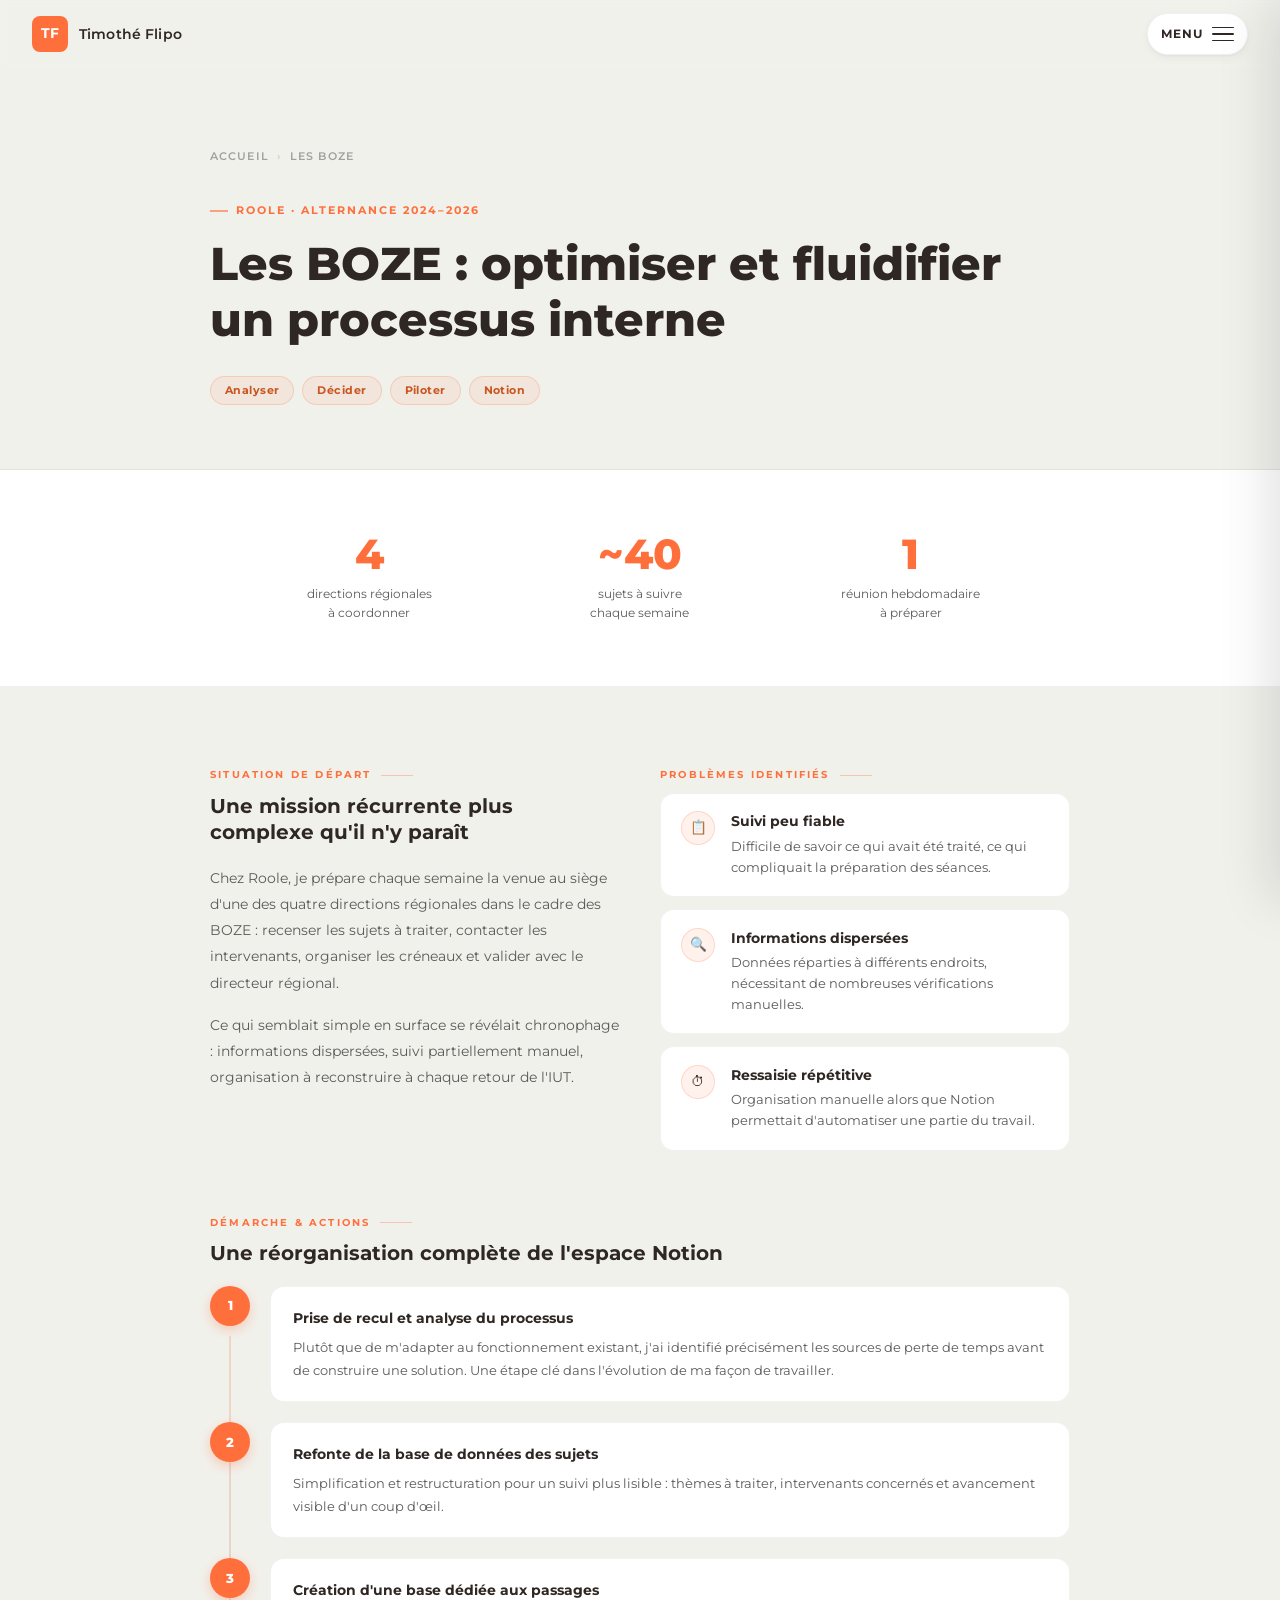
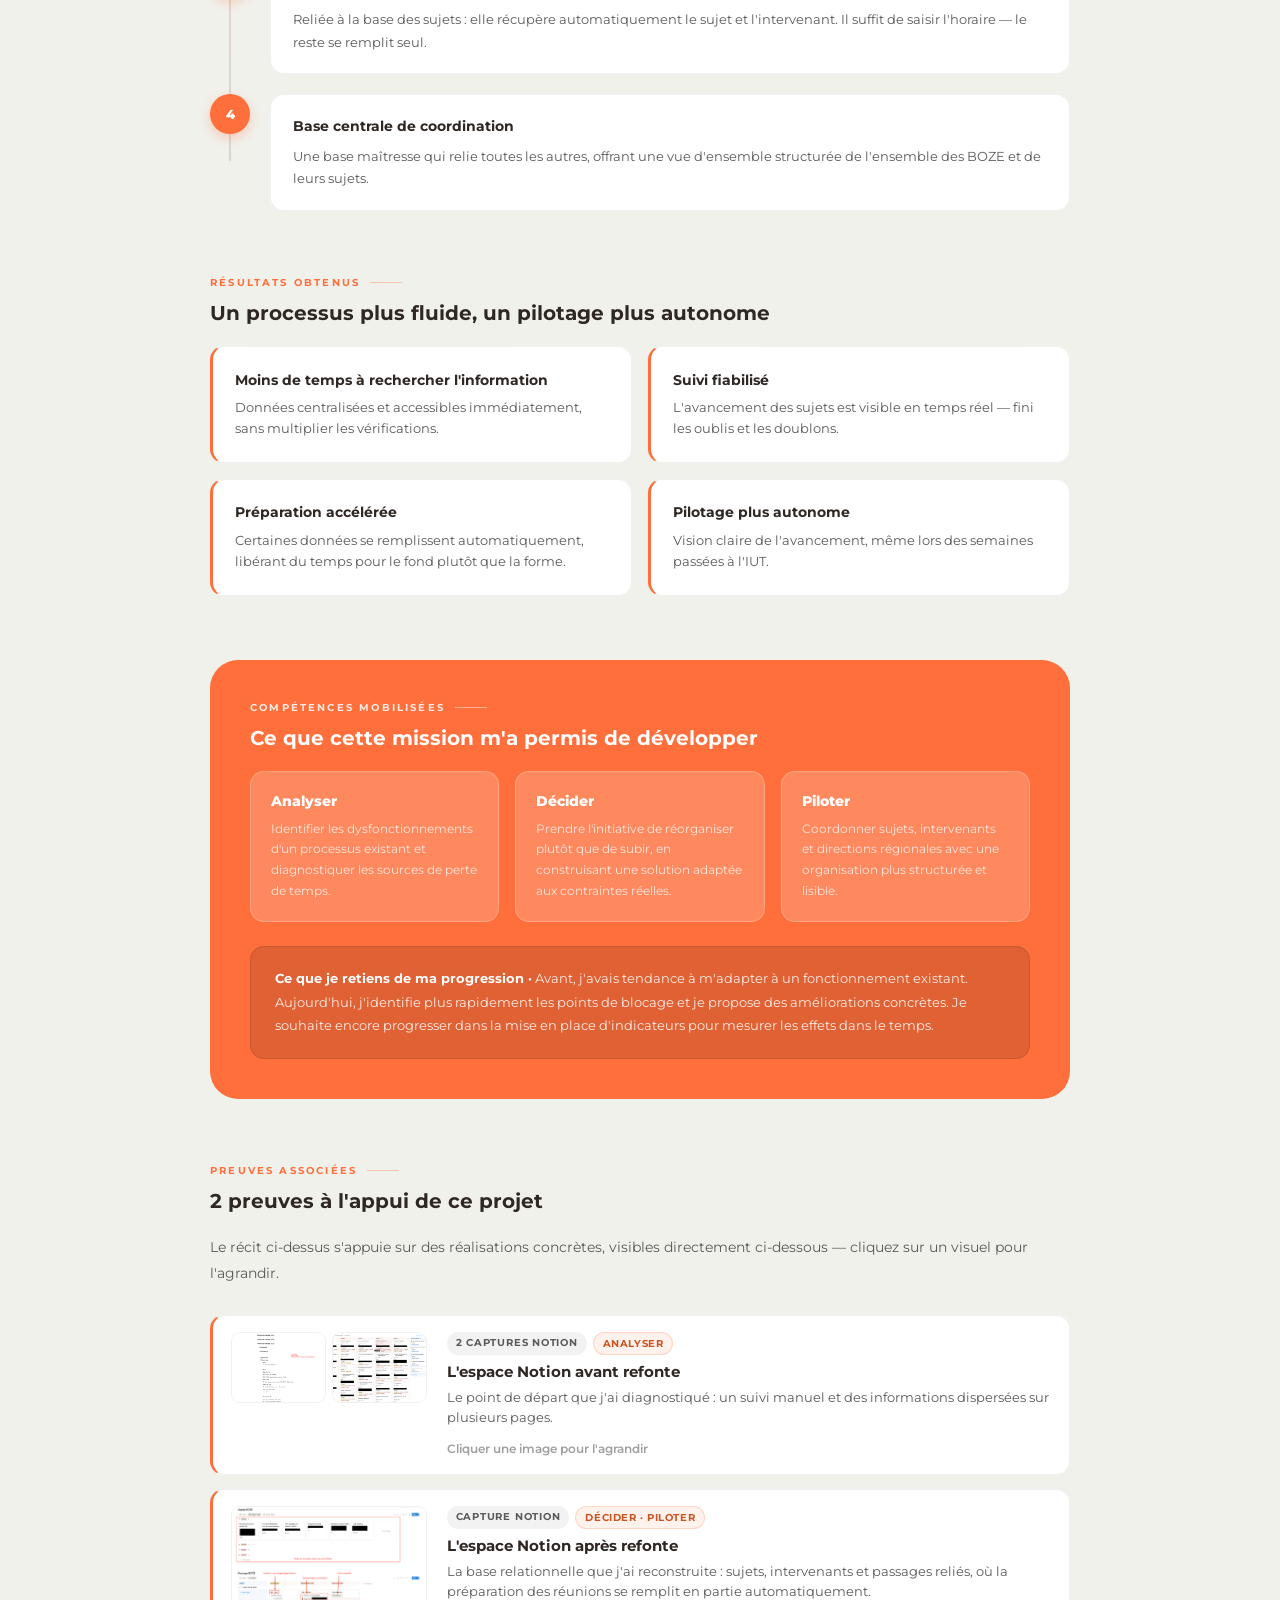
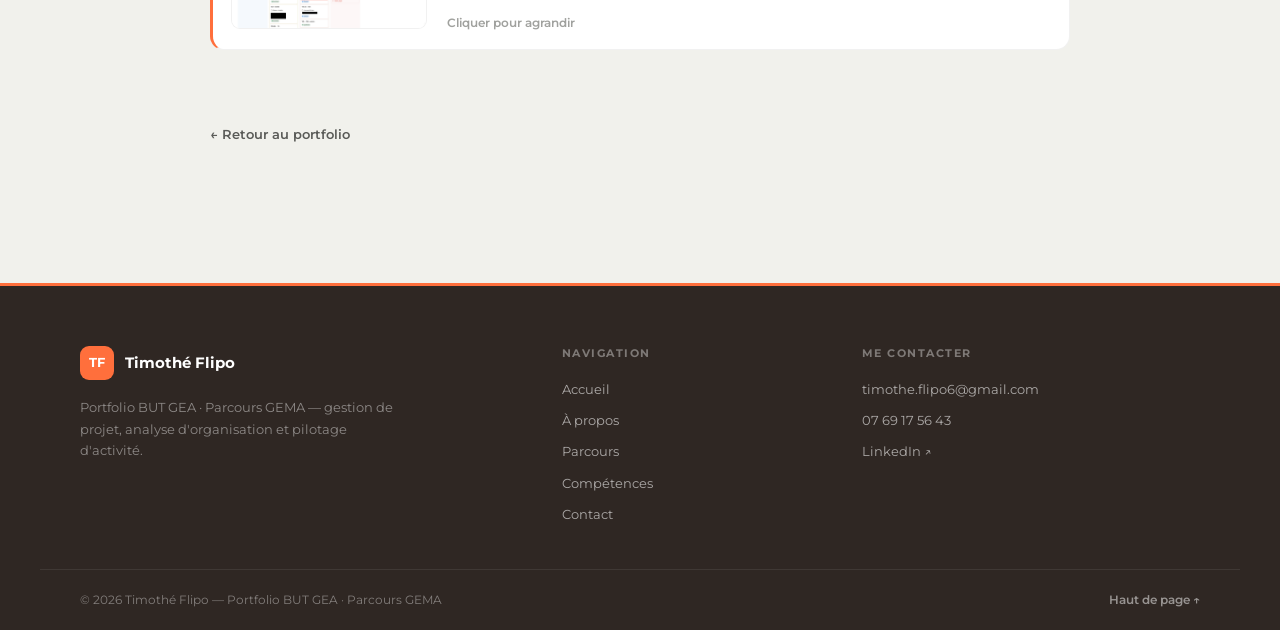
<file: boze.html>
<!DOCTYPE html>
<html lang="fr">
<head>
  <meta charset="UTF-8">
  <meta name="viewport" content="width=device-width, initial-scale=1.0">
  <meta name="description" content="Les BOZE : optimiser et fluidifier un processus interne — Projet de Timothé Flipo chez Roole.">
  <title>Les BOZE — Timothé Flipo</title>
  <link rel="preconnect" href="https://fonts.googleapis.com">
  <link rel="preconnect" href="https://fonts.gstatic.com" crossorigin>
  <link href="https://fonts.googleapis.com/css2?family=Libre+Baskerville:wght@700&family=Montserrat:wght@400;500;600;700;800&display=swap" rel="stylesheet">
  <link rel="stylesheet" href="css/style.css?v=119">
  <style>
    /* ---- Hero projet ---- */
    .proj-hero {
      padding: calc(var(--header-h) + 5rem) 2rem 4rem;
      background-color: var(--bg);
      border-bottom: 1px solid rgba(0,0,0,0.06);
    }
    .proj-hero-inner {
      max-width: 860px;
      margin: 0 auto;
    }
    .proj-breadcrumb {
      display: flex;
      align-items: center;
      gap: 8px;
      font-size: 0.7rem;
      color: var(--light-gray);
      margin-bottom: 1.75rem;
      text-transform: uppercase;
      letter-spacing: 0.1em;
      font-weight: 600;
    }
    .proj-breadcrumb a { color: var(--light-gray); transition: color .2s; }
    .proj-breadcrumb a:hover { color: var(--accent); }
    .proj-breadcrumb-sep { opacity: 0.4; }
    .proj-eyebrow {
      display: inline-flex;
      align-items: center;
      gap: 8px;
      font-size: 0.7rem;
      text-transform: uppercase;
      letter-spacing: 0.18em;
      color: var(--accent);
      font-weight: 700;
      margin-bottom: 1rem;
    }
    .proj-eyebrow::before {
      content: '';
      display: block;
      width: 18px;
      height: 1.5px;
      background-color: var(--accent);
      opacity: 0.6;
      flex-shrink: 0;
    }
    .proj-title {
      font-family: 'Montserrat', sans-serif;
      font-weight: 800;
      font-size: clamp(1.7rem, 3.8vw, 2.9rem);
      line-height: 1.2;
      color: var(--dark);
      margin-bottom: 1.75rem;
    }
    .proj-tags-hero {
      display: flex;
      flex-wrap: wrap;
      gap: 8px;
    }
    .proj-tag-hero {
      padding: 5px 14px;
      border-radius: 50px;
      font-size: 0.68rem;
      font-weight: 700;
      letter-spacing: 0.04em;
      background-color: var(--accent-muted);
      color: var(--accent-dark);
      border: 1px solid var(--accent-border);
    }

    /* ---- Chiffres clés ---- */
    .key-numbers {
      background-color: var(--white);
      border-bottom: 1px solid rgba(0,0,0,0.06);
    }
    .key-numbers-inner {
      max-width: 860px;
      margin: 0 auto;
      padding: 3rem 2rem;
      display: grid;
      grid-template-columns: repeat(3, 1fr);
      gap: 1rem;
      text-align: center;
    }
    .key-num-item {
      padding: 1rem;
    }
    .key-num-value {
      font-family: 'Montserrat', sans-serif;
      font-weight: 800;
      font-size: 2.6rem;
      color: var(--accent);
      line-height: 1;
      margin-bottom: 8px;
    }
    .key-num-label {
      font-size: 0.78rem;
      color: var(--gray);
      line-height: 1.55;
    }

    /* ---- Contenu ---- */
    .proj-content {
      padding: 5rem 2rem 8rem;
    }
    .proj-content-inner {
      max-width: 860px;
      margin: 0 auto;
      display: flex;
      flex-direction: column;
      gap: 4rem;
    }

    /* Section label */
    .section-label {
      display: flex;
      align-items: center;
      gap: 10px;
      font-size: 0.62rem;
      letter-spacing: 0.22em;
      text-transform: uppercase;
      color: var(--accent);
      font-weight: 700;
      margin-bottom: 0.6rem;
    }
    .section-label::after {
      content: '';
      width: 32px;
      height: 1px;
      background-color: var(--accent);
      opacity: 0.35;
    }
    .section-title {
      font-family: 'Montserrat', sans-serif;
      font-weight: 700;
      font-size: 1.25rem;
      color: var(--dark);
      margin-bottom: 1.25rem;
      line-height: 1.3;
    }
    .prose {
      font-size: 0.9rem;
      color: var(--gray);
      line-height: 1.82;
    }
    .prose + .prose { margin-top: 1rem; }

    /* ---- Contexte + Problèmes : 2 colonnes ---- */
    .two-col {
      display: grid;
      grid-template-columns: 1fr 1fr;
      gap: 2.5rem;
      align-items: start;
    }

    /* Cards problèmes */
    .problem-list {
      display: flex;
      flex-direction: column;
      gap: 0.75rem;
    }
    .problem-card {
      background-color: var(--white);
      border-radius: var(--r-md);
      padding: 1.1rem 1.25rem;
      border: 1px solid var(--card-border);
      display: flex;
      gap: 1rem;
      align-items: flex-start;
      transition: box-shadow .25s ease, border-color .25s ease;
    }
    .problem-card:hover {
      box-shadow: var(--shadow-sm);
      border-color: var(--accent-border);
    }
    .problem-icon {
      width: 34px; height: 34px; min-width: 34px;
      border-radius: 50%;
      background-color: var(--accent-muted);
      border: 1px solid var(--accent-border);
      display: flex; align-items: center; justify-content: center;
      font-size: 0.85rem;
      flex-shrink: 0;
    }
    .problem-card h4 {
      font-size: 0.85rem;
      font-weight: 700;
      color: var(--dark);
      margin-bottom: 4px;
    }
    .problem-card p {
      font-size: 0.8rem;
      color: var(--gray);
      line-height: 1.62;
    }

    /* ---- Étapes ---- */
    .steps {
      display: flex;
      flex-direction: column;
      gap: 1.25rem;
      position: relative;
    }
    .steps::before {
      content: '';
      position: absolute;
      left: 19px;
      top: 50px;
      bottom: 50px;
      width: 2px;
      background: linear-gradient(to bottom, var(--accent-border), var(--muted));
      border-radius: 2px;
    }
    .step {
      display: flex;
      gap: 1.25rem;
      align-items: flex-start;
      position: relative;
      z-index: 1;
    }
    .step-num {
      width: 40px; height: 40px; min-width: 40px;
      border-radius: 50%;
      background-color: var(--accent);
      color: var(--white);
      display: flex; align-items: center; justify-content: center;
      font-size: 0.82rem;
      font-weight: 800;
      flex-shrink: 0;
      box-shadow: 0 4px 12px rgba(255,111,60,0.30);
    }
    .step-body {
      background-color: var(--white);
      border-radius: var(--r-md);
      padding: 1.25rem 1.4rem;
      border: 1px solid var(--card-border);
      flex: 1;
      transition: box-shadow .25s ease;
    }
    .step-body:hover { box-shadow: var(--shadow-sm); }
    .step-body h4 {
      font-size: 0.9rem;
      font-weight: 700;
      color: var(--dark);
      margin-bottom: 6px;
    }
    .step-body p {
      font-size: 0.82rem;
      color: var(--gray);
      line-height: 1.72;
    }

    /* ---- Résultats ---- */
    .results-grid {
      display: grid;
      grid-template-columns: repeat(2, 1fr);
      gap: 1rem;
    }
    .result-card {
      background-color: var(--white);
      border-radius: var(--r-md);
      padding: 1.4rem;
      border: 1px solid var(--card-border);
      border-left: 3px solid var(--accent);
      transition: box-shadow .25s ease, transform .25s ease;
    }
    .result-card:hover {
      box-shadow: var(--shadow-sm);
      transform: translateY(-2px);
    }
    .result-card h4 {
      font-size: 0.85rem;
      font-weight: 700;
      color: var(--dark);
      margin-bottom: 6px;
    }
    .result-card p {
      font-size: 0.8rem;
      color: var(--gray);
      line-height: 1.65;
    }

    /* ---- Compétences ---- */
    .skills-block {
      background-color: var(--accent);
      border-radius: var(--r-xl);
      padding: 2.5rem;
    }
    .skills-block .section-label { color: rgba(255,255,255,0.85); }
    .skills-block .section-label::after { background-color: rgba(255,255,255,0.45); opacity: 1; }
    .skills-block .section-title { color: var(--white); }
    .skills-grid {
      display: grid;
      grid-template-columns: repeat(3, 1fr);
      gap: 1rem;
      margin-bottom: 1.5rem;
    }
    .skill-card {
      background-color: rgba(255,255,255,0.18);
      border-radius: var(--r-md);
      padding: 1.25rem;
      border: 1px solid rgba(255,255,255,0.22);
    }
    .skill-name {
      font-size: 0.9rem;
      font-weight: 800;
      color: var(--white);
      margin-bottom: 8px;
    }
    .skill-desc {
      font-size: 0.78rem;
      color: rgba(255,255,255,0.78);
      line-height: 1.65;
    }
    .progress-note {
      background-color: rgba(0,0,0,0.12);
      border-radius: var(--r-md);
      padding: 1.25rem 1.5rem;
      border: 1px solid rgba(0,0,0,0.10);
      font-size: 0.84rem;
      color: rgba(255,255,255,0.88);
      line-height: 1.75;
    }
    .progress-note strong { color: var(--white); font-weight: 700; }

    /* ---- Back ---- */
    .proj-back {
      display: inline-flex;
      align-items: center;
      gap: 8px;
      font-size: 0.82rem;
      font-weight: 600;
      color: var(--gray);
      text-decoration: none;
      transition: color .2s;
      padding: 10px 0;
    }
    .proj-back:hover { color: var(--accent); }

    /* ---- Responsive ---- */
    @media (max-width: 700px) {
      .two-col { grid-template-columns: 1fr; }
      .results-grid { grid-template-columns: 1fr; }
      .skills-grid { grid-template-columns: 1fr; }
      .key-numbers-inner { grid-template-columns: 1fr; gap: 1.25rem; }
      .steps::before { display: none; }
      .skills-block { padding: 1.75rem; }
    }
  </style>
</head>
<body>

  <!-- HERO -->
  <div class="proj-hero">
    <div class="proj-hero-inner">
      <div class="proj-breadcrumb">
        <a href="index.html">Accueil</a>
        <span class="proj-breadcrumb-sep">›</span>
        <span>Les BOZE</span>
      </div>
      <div class="proj-eyebrow">Roole · Alternance 2024–2026</div>
      <h1 class="proj-title">Les BOZE : optimiser et fluidifier<br>un processus interne</h1>
      <div class="proj-tags-hero">
        <span class="proj-tag-hero">Analyser</span>
        <span class="proj-tag-hero">Décider</span>
        <span class="proj-tag-hero">Piloter</span>
        <span class="proj-tag-hero">Notion</span>
      </div>
    </div>
  </div>

  <!-- CHIFFRES CLÉS -->
  <div class="key-numbers">
    <div class="key-numbers-inner">
      <div class="key-num-item">
        <div class="key-num-value">4</div>
        <div class="key-num-label">directions régionales<br>à coordonner</div>
      </div>
      <div class="key-num-item">
        <div class="key-num-value">~40</div>
        <div class="key-num-label">sujets à suivre<br>chaque semaine</div>
      </div>
      <div class="key-num-item">
        <div class="key-num-value">1</div>
        <div class="key-num-label">réunion hebdomadaire<br>à préparer</div>
      </div>
    </div>
  </div>

  <!-- CONTENU -->
  <div class="proj-content">
    <div class="proj-content-inner">

      <!-- Contexte + Problèmes -->
      <div class="two-col">
        <div>
          <div class="section-label">Situation de départ</div>
          <h2 class="section-title">Une mission récurrente plus complexe qu'il n'y paraît</h2>
          <p class="prose">
            Chez Roole, je prépare chaque semaine la venue au siège d'une des quatre directions régionales dans le cadre des BOZE : recenser les sujets à traiter, contacter les intervenants, organiser les créneaux et valider avec le directeur régional.
          </p>
          <p class="prose">
            Ce qui semblait simple en surface se révélait chronophage : informations dispersées, suivi partiellement manuel, organisation à reconstruire à chaque retour de l'IUT.
          </p>
        </div>

        <div>
          <div class="section-label">Problèmes identifiés</div>
          <div class="problem-list">
            <div class="problem-card">
              <div class="problem-icon">📋</div>
              <div>
                <h4>Suivi peu fiable</h4>
                <p>Difficile de savoir ce qui avait été traité, ce qui compliquait la préparation des séances.</p>
              </div>
            </div>
            <div class="problem-card">
              <div class="problem-icon">🔍</div>
              <div>
                <h4>Informations dispersées</h4>
                <p>Données réparties à différents endroits, nécessitant de nombreuses vérifications manuelles.</p>
              </div>
            </div>
            <div class="problem-card">
              <div class="problem-icon">⏱</div>
              <div>
                <h4>Ressaisie répétitive</h4>
                <p>Organisation manuelle alors que Notion permettait d'automatiser une partie du travail.</p>
              </div>
            </div>
          </div>
        </div>
      </div>

      <!-- Étapes -->
      <div>
        <div class="section-label">Démarche & actions</div>
        <h2 class="section-title">Une réorganisation complète de l'espace Notion</h2>
        <div class="steps">
          <div class="step">
            <div class="step-num">1</div>
            <div class="step-body">
              <h4>Prise de recul et analyse du processus</h4>
              <p>Plutôt que de m'adapter au fonctionnement existant, j'ai identifié précisément les sources de perte de temps avant de construire une solution. Une étape clé dans l'évolution de ma façon de travailler.</p>
            </div>
          </div>
          <div class="step">
            <div class="step-num">2</div>
            <div class="step-body">
              <h4>Refonte de la base de données des sujets</h4>
              <p>Simplification et restructuration pour un suivi plus lisible : thèmes à traiter, intervenants concernés et avancement visible d'un coup d'œil.</p>
            </div>
          </div>
          <div class="step">
            <div class="step-num">3</div>
            <div class="step-body">
              <h4>Création d'une base dédiée aux passages</h4>
              <p>Reliée à la base des sujets : elle récupère automatiquement le sujet et l'intervenant. Il suffit de saisir l'horaire — le reste se remplit seul.</p>
            </div>
          </div>
          <div class="step">
            <div class="step-num">4</div>
            <div class="step-body">
              <h4>Base centrale de coordination</h4>
              <p>Une base maîtresse qui relie toutes les autres, offrant une vue d'ensemble structurée de l'ensemble des BOZE et de leurs sujets.</p>
            </div>
          </div>
        </div>
      </div>

      <!-- Résultats -->
      <div>
        <div class="section-label">Résultats obtenus</div>
        <h2 class="section-title">Un processus plus fluide, un pilotage plus autonome</h2>
        <div class="results-grid">
          <div class="result-card">
            <h4>Moins de temps à rechercher l'information</h4>
            <p>Données centralisées et accessibles immédiatement, sans multiplier les vérifications.</p>
          </div>
          <div class="result-card">
            <h4>Suivi fiabilisé</h4>
            <p>L'avancement des sujets est visible en temps réel — fini les oublis et les doublons.</p>
          </div>
          <div class="result-card">
            <h4>Préparation accélérée</h4>
            <p>Certaines données se remplissent automatiquement, libérant du temps pour le fond plutôt que la forme.</p>
          </div>
          <div class="result-card">
            <h4>Pilotage plus autonome</h4>
            <p>Vision claire de l'avancement, même lors des semaines passées à l'IUT.</p>
          </div>
        </div>
      </div>

      <!-- Compétences -->
      <div class="skills-block">
        <div class="section-label">Compétences mobilisées</div>
        <h2 class="section-title">Ce que cette mission m'a permis de développer</h2>
        <div class="skills-grid">
          <div class="skill-card">
            <div class="skill-name">Analyser</div>
            <div class="skill-desc">Identifier les dysfonctionnements d'un processus existant et diagnostiquer les sources de perte de temps.</div>
          </div>
          <div class="skill-card">
            <div class="skill-name">Décider</div>
            <div class="skill-desc">Prendre l'initiative de réorganiser plutôt que de subir, en construisant une solution adaptée aux contraintes réelles.</div>
          </div>
          <div class="skill-card">
            <div class="skill-name">Piloter</div>
            <div class="skill-desc">Coordonner sujets, intervenants et directions régionales avec une organisation plus structurée et lisible.</div>
          </div>
        </div>
        <div class="progress-note">
          <strong>Ce que je retiens de ma progression ·</strong> Avant, j'avais tendance à m'adapter à un fonctionnement existant. Aujourd'hui, j'identifie plus rapidement les points de blocage et je propose des améliorations concrètes. Je souhaite encore progresser dans la mise en place d'indicateurs pour mesurer les effets dans le temps.
        </div>
      </div>

      <!-- Retour -->
      <!-- Preuves associées (injecté par buildPreuvesSection dans main.js) -->
      <div id="preuves-mount" data-slug="boze" class="preuve-section reveal"></div>

      <a href="index.html#proj-boze" class="proj-back">← Retour au portfolio</a>

    </div>
  </div>

  <!-- FOOTER -->
  <footer class="site-footer">
    <div class="footer-inner">
      <div class="footer-brand">
        <div class="footer-logo">
          <div class="footer-logo-mark">TF</div>
          <span class="footer-name">Timothé Flipo</span>
        </div>
        <p class="footer-tagline">Portfolio BUT GEA · Parcours GEMA — gestion de projet, analyse d'organisation et pilotage d'activité.</p>
      </div>
      <nav class="footer-col" aria-label="Navigation du pied de page">
        <span class="footer-col-title">Navigation</span>
        <a href="index.html">Accueil</a>
        <a href="about.html">À propos</a>
        <a href="parcours.html">Parcours</a>
        <a href="competences.html">Compétences</a>
        <a href="contact.html">Contact</a>
      </nav>
      <div class="footer-col">
        <span class="footer-col-title">Me contacter</span>
        <a href="mailto:timothe.flipo6@gmail.com">timothe.flipo6@gmail.com</a>
        <a href="tel:+33769175643">07 69 17 56 43</a>
        <a href="https://www.linkedin.com/in/timoth%C3%A9-flipo-675099336" target="_blank" rel="noopener">LinkedIn ↗</a>
      </div>
    </div>
    <div class="footer-bottom">
      <span class="footer-copy">© 2026 Timothé Flipo — Portfolio BUT GEA · Parcours GEMA</span>
      <button type="button" class="footer-top" onclick="window.scrollTo({top:0,behavior:'smooth'})">Haut de page ↑</button>
    </div>
  </footer>

  <script src="js/data.js?v=119"></script>
  <script src="js/main.js?v=119"></script>
</body>
</html>
</file>
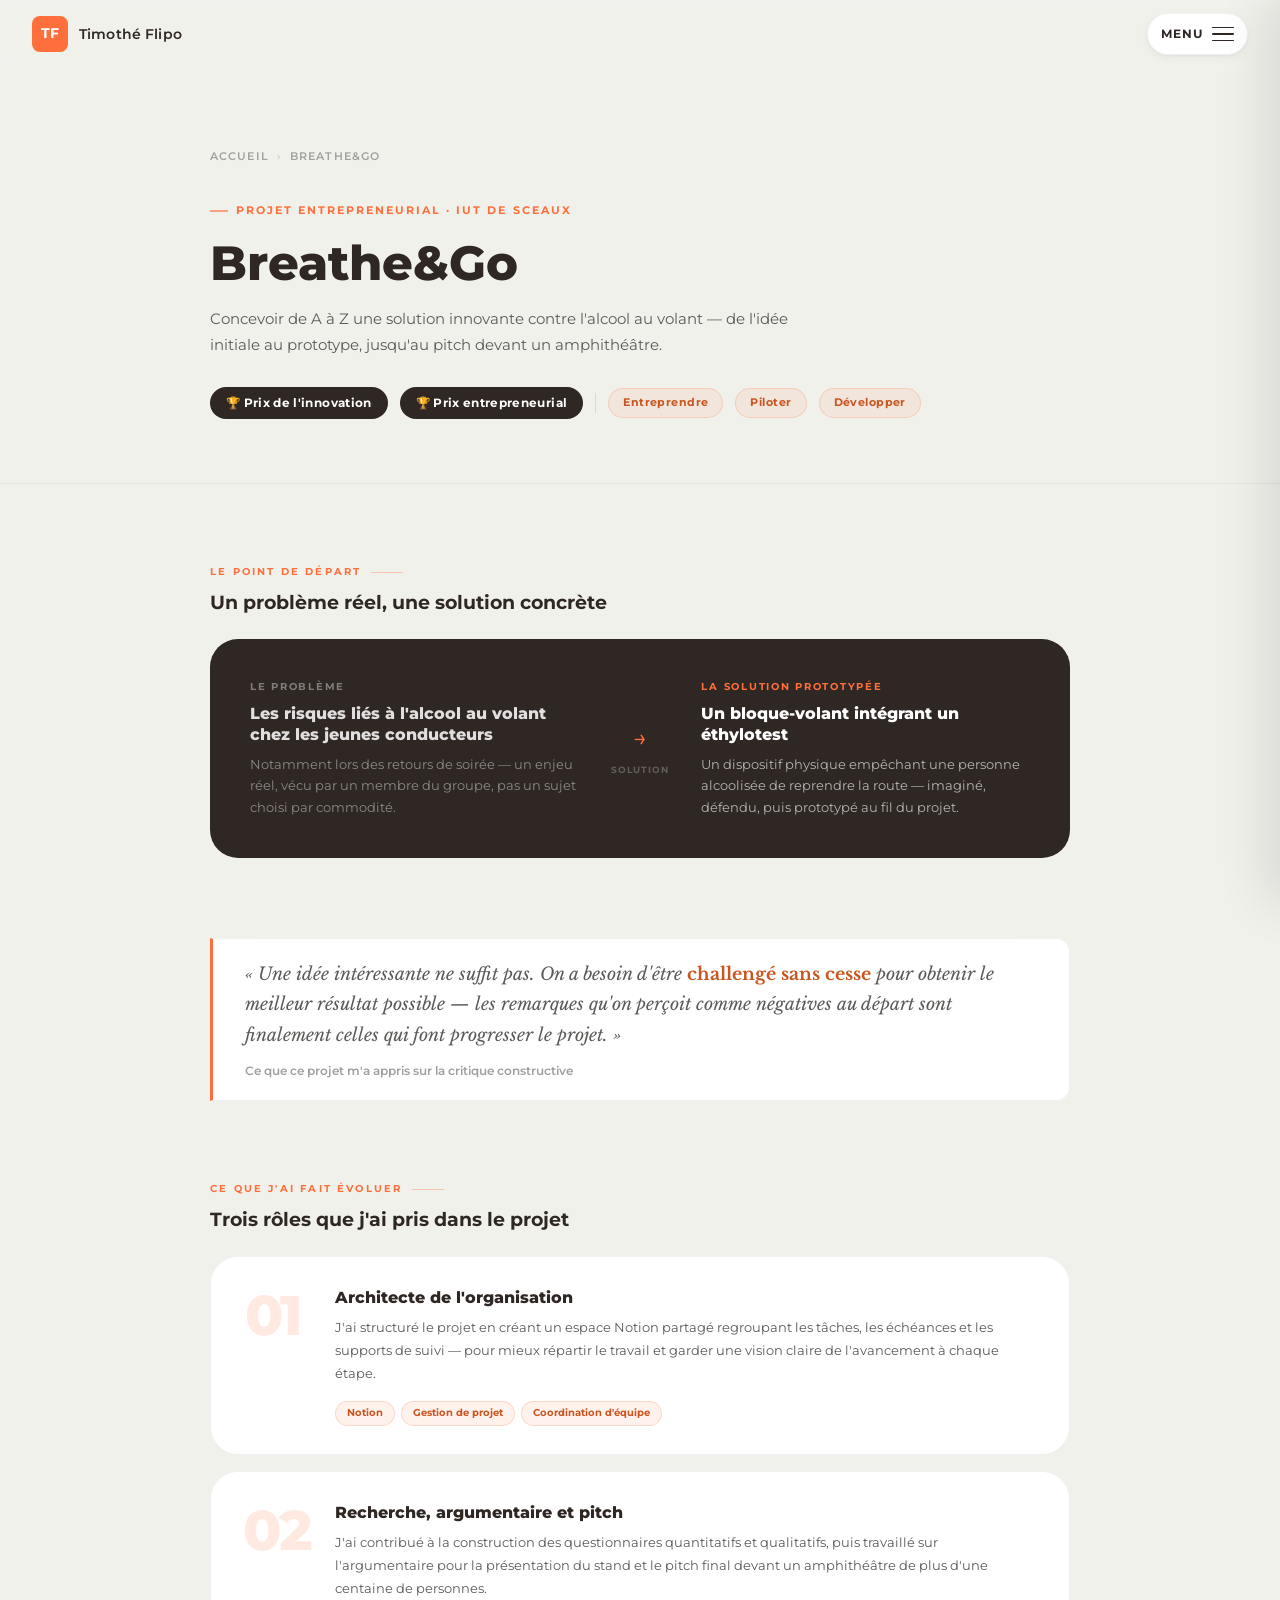
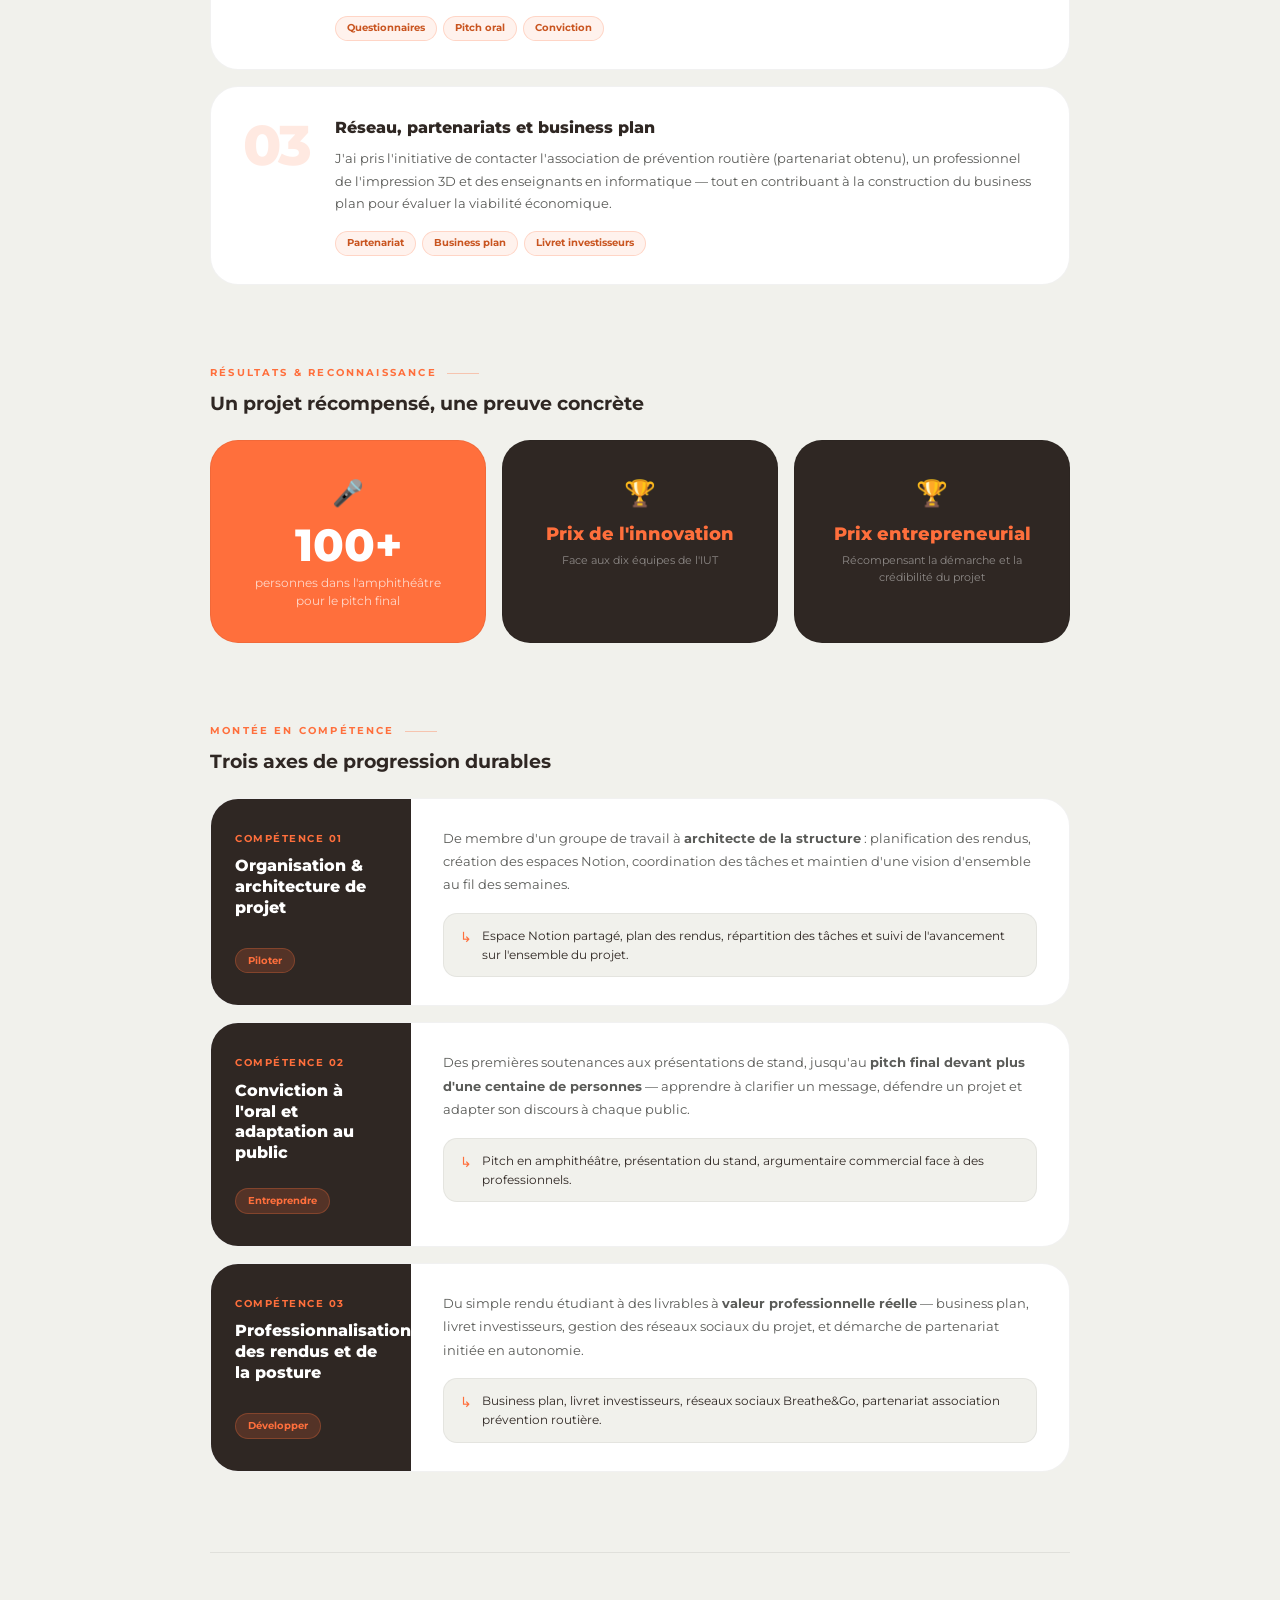
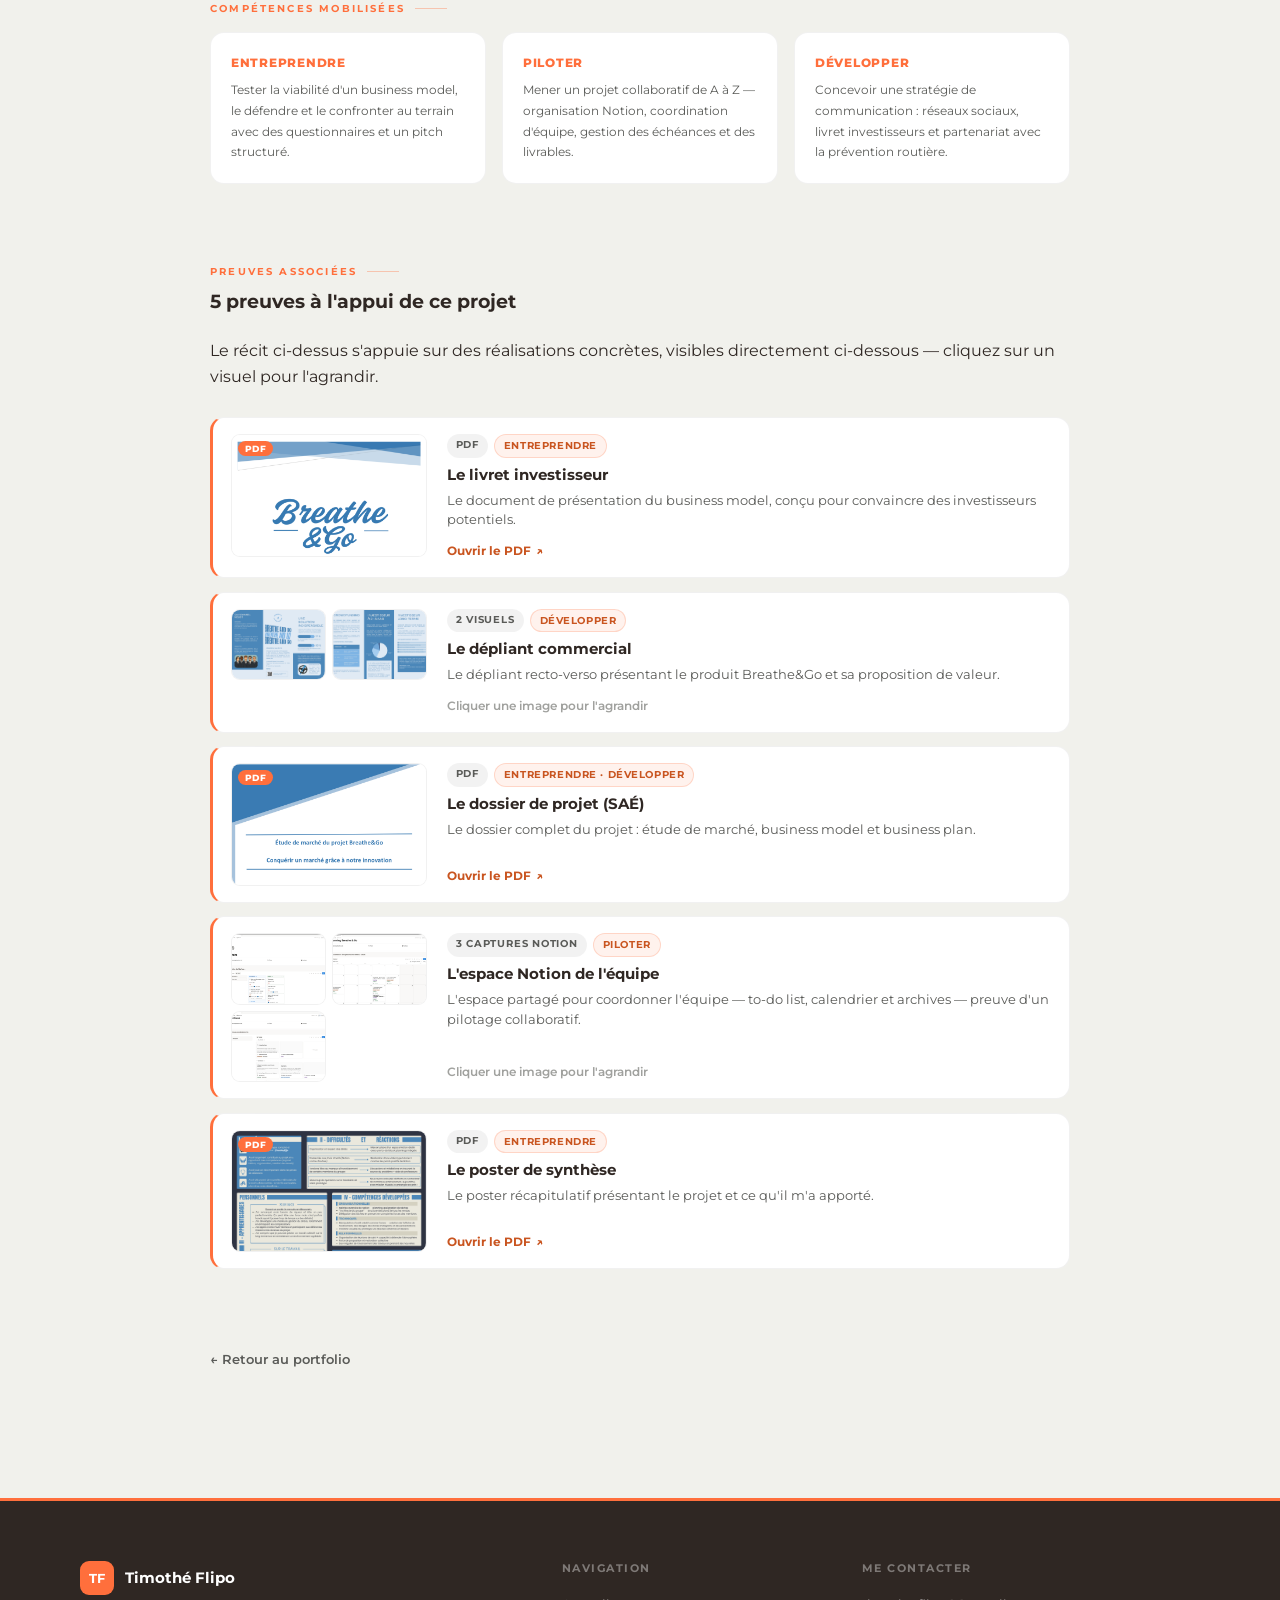
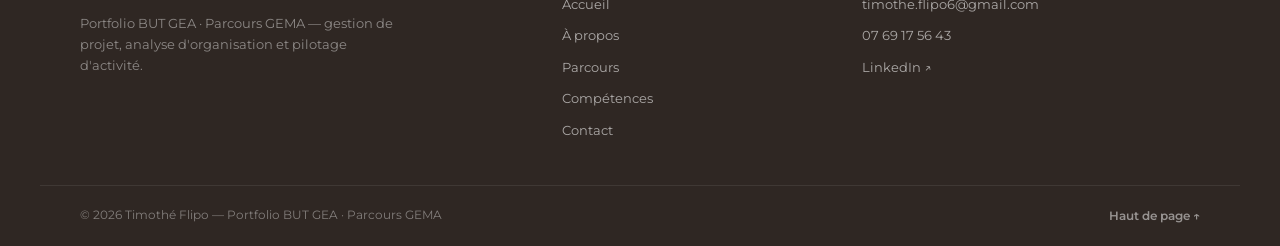
<file: breathe-go.html>
<!DOCTYPE html>
<html lang="fr">
<head>
  <meta charset="UTF-8">
  <meta name="viewport" content="width=device-width, initial-scale=1.0">
  <meta name="description" content="Breathe&Go : concevoir de A à Z une solution innovante — Projet de Timothé Flipo, IUT de Sceaux.">
  <title>Breathe&amp;Go — Timothé Flipo</title>
  <link rel="preconnect" href="https://fonts.googleapis.com">
  <link rel="preconnect" href="https://fonts.gstatic.com" crossorigin>
  <link href="https://fonts.googleapis.com/css2?family=Libre+Baskerville:ital,wght@0,700;1,700&family=Montserrat:wght@400;500;600;700;800&display=swap" rel="stylesheet">
  <link rel="stylesheet" href="css/style.css?v=119">
  <style>

    /* ---- Hero ---- */
    .proj-hero {
      padding: calc(var(--header-h) + 5rem) 2rem 4rem;
      background-color: var(--bg);
      border-bottom: 1px solid rgba(0,0,0,0.06);
    }
    .proj-hero-inner { max-width: 860px; margin: 0 auto; }
    .proj-breadcrumb {
      display: flex; align-items: center; gap: 8px;
      font-size: 0.7rem; color: var(--light-gray);
      margin-bottom: 1.75rem; text-transform: uppercase;
      letter-spacing: 0.1em; font-weight: 600;
    }
    .proj-breadcrumb a { color: var(--light-gray); transition: color .2s; }
    .proj-breadcrumb a:hover { color: var(--accent); }
    .proj-breadcrumb-sep { opacity: 0.4; }
    .proj-eyebrow {
      display: inline-flex; align-items: center; gap: 8px;
      font-size: 0.7rem; text-transform: uppercase;
      letter-spacing: 0.18em; color: var(--accent); font-weight: 700; margin-bottom: 1rem;
    }
    .proj-eyebrow::before {
      content: ''; display: block; width: 18px; height: 1.5px;
      background-color: var(--accent); opacity: 0.6;
    }
    .proj-title {
      font-family: 'Montserrat', sans-serif; font-weight: 800;
      font-size: clamp(1.8rem, 4vw, 3rem); line-height: 1.15;
      color: var(--dark); margin-bottom: 1rem;
    }
    .proj-subtitle {
      font-size: 0.92rem; color: var(--gray); line-height: 1.75;
      max-width: 580px; margin-bottom: 1.75rem;
    }
    .hero-badges {
      display: flex; flex-wrap: wrap; gap: 0.75rem; align-items: center;
    }
    .award-badge {
      display: inline-flex; align-items: center; gap: 7px;
      padding: 7px 16px; border-radius: 50px;
      font-size: 0.72rem; font-weight: 700; letter-spacing: 0.03em;
      background-color: var(--dark); color: var(--white);
    }
    .proj-tag-hero {
      padding: 5px 14px; border-radius: 50px; font-size: 0.68rem;
      font-weight: 700; letter-spacing: 0.04em;
      background-color: var(--accent-muted); color: var(--accent-dark);
      border: 1px solid var(--accent-border);
    }
    .badge-sep { width: 1px; height: 20px; background-color: rgba(0,0,0,0.1); }

    /* ---- Contenu ---- */
    .proj-content { padding: 5rem 2rem 8rem; }
    .proj-content-inner {
      max-width: 860px; margin: 0 auto;
      display: flex; flex-direction: column; gap: 5rem;
    }
    .section-label {
      display: flex; align-items: center; gap: 10px;
      font-size: 0.62rem; letter-spacing: 0.22em;
      text-transform: uppercase; color: var(--accent);
      font-weight: 700; margin-bottom: 0.6rem;
    }
    .section-label::after { content: ''; width: 32px; height: 1px; background-color: var(--accent); opacity: 0.35; }
    .section-title {
      font-family: 'Montserrat', sans-serif; font-weight: 700;
      font-size: 1.2rem; color: var(--dark); margin-bottom: 1.5rem; line-height: 1.3;
    }

    /* ---- Insight : problème → solution ---- */
    .insight-card {
      background-color: var(--dark);
      border-radius: var(--r-xl);
      padding: 2.5rem;
      display: grid;
      grid-template-columns: 1fr auto 1fr;
      gap: 2rem;
      align-items: center;
    }
    .insight-side {}
    .insight-label {
      font-size: 0.6rem; font-weight: 700; text-transform: uppercase;
      letter-spacing: 0.18em; margin-bottom: 10px;
    }
    .insight-label.problem { color: rgba(255,255,255,0.4); }
    .insight-label.solution { color: var(--accent); }
    .insight-side h4 {
      font-size: 1rem; font-weight: 800; line-height: 1.3; margin-bottom: 8px;
    }
    .insight-side.problem h4 { color: rgba(255,255,255,0.85); }
    .insight-side.solution h4 { color: var(--white); }
    .insight-side p { font-size: 0.8rem; line-height: 1.68; }
    .insight-side.problem p { color: rgba(255,255,255,0.45); }
    .insight-side.solution p { color: rgba(255,255,255,0.65); }
    .insight-arrow {
      display: flex; flex-direction: column; align-items: center; gap: 6px;
      flex-shrink: 0;
    }
    .insight-arrow-icon { font-size: 1.5rem; color: var(--accent); }
    .insight-arrow-label {
      font-size: 0.58rem; font-weight: 700; text-transform: uppercase;
      letter-spacing: 0.12em; color: rgba(255,255,255,0.25);
    }

    /* ---- Pull quote (mindset) ---- */
    .pullquote {
      border-left: 3px solid var(--accent);
      padding: 1.25rem 2rem;
      background-color: var(--white);
      border-radius: 0 var(--r-md) var(--r-md) 0;
      border-top: 1px solid var(--card-border);
      border-right: 1px solid var(--card-border);
      border-bottom: 1px solid var(--card-border);
    }
    .pullquote p {
      font-family: 'Libre Baskerville', serif; font-style: italic;
      font-size: clamp(0.95rem, 1.8vw, 1.1rem); color: var(--gray); line-height: 1.72;
    }
    .pullquote p em { font-style: normal; color: var(--accent-dark); font-weight: 700; }
    .pullquote-source {
      margin-top: 0.75rem; font-size: 0.72rem; color: var(--light-gray); font-weight: 600;
    }

    /* ---- 3 contributions (numérotées, horizontales) ---- */
    .contributions { display: flex; flex-direction: column; gap: 1rem; }
    .contribution {
      background-color: var(--white); border-radius: var(--r-xl);
      padding: 1.75rem 2rem; border: 1px solid var(--card-border);
      display: grid; grid-template-columns: auto 1fr;
      gap: 2rem; align-items: start;
      transition: box-shadow .25s, transform .25s;
    }
    .contribution:hover { box-shadow: var(--shadow-md); transform: translateY(-2px); }
    .contribution-num {
      font-family: 'Montserrat', sans-serif; font-weight: 800;
      font-size: 3.5rem; line-height: 1; color: var(--accent); opacity: 0.15;
      letter-spacing: -0.04em; padding-top: 2px; width: 60px; text-align: center;
    }
    .contribution-body {}
    .contribution-body h4 { font-size: 1rem; font-weight: 800; color: var(--dark); margin-bottom: 6px; }
    .contribution-body p { font-size: 0.82rem; color: var(--gray); line-height: 1.75; }
    .contribution-tags { display: flex; flex-wrap: wrap; gap: 6px; margin-top: 1rem; }
    .ctag {
      padding: 3px 11px; border-radius: 50px; font-size: 0.65rem; font-weight: 700;
      background-color: var(--accent-muted); color: var(--accent-dark);
      border: 1px solid var(--accent-border);
    }

    /* ---- Recognition strip ---- */
    .recognition {
      display: grid; grid-template-columns: 1fr 1fr 1fr; gap: 1rem;
    }
    .rec-card {
      border-radius: var(--r-xl); padding: 2rem; text-align: center;
      border: 1px solid var(--card-border);
      transition: box-shadow .25s, transform .25s;
    }
    .rec-card:hover { box-shadow: var(--shadow-md); transform: translateY(-3px); }
    .rec-card.metric { background-color: var(--accent); }
    .rec-card.award { background-color: var(--dark); }
    .rec-icon { font-size: 1.6rem; display: block; margin-bottom: 10px; }
    .rec-value {
      font-family: 'Montserrat', sans-serif; font-weight: 800;
      font-size: 2.8rem; line-height: 1; margin-bottom: 6px;
    }
    .rec-card.metric .rec-value { color: var(--white); }
    .rec-card.award .rec-value { color: var(--accent); font-size: 1.1rem; line-height: 1.3; }
    .rec-label { font-size: 0.75rem; line-height: 1.5; }
    .rec-card.metric .rec-label { color: rgba(255,255,255,0.72); }
    .rec-card.award .rec-label { color: rgba(255,255,255,0.45); font-size: 0.68rem; }

    /* ---- Progression (arc narratif central) ---- */
    .progression { display: flex; flex-direction: column; gap: 1rem; }
    .prog-card {
      background-color: var(--white); border-radius: var(--r-xl);
      border: 1px solid var(--card-border);
      overflow: hidden;
      display: grid; grid-template-columns: 200px 1fr;
      transition: box-shadow .25s;
    }
    .prog-card:hover { box-shadow: var(--shadow-md); }
    .prog-left {
      background-color: var(--dark); padding: 2rem 1.5rem;
      display: flex; flex-direction: column; justify-content: space-between;
    }
    .prog-role {
      font-size: 0.6rem; font-weight: 700; text-transform: uppercase;
      letter-spacing: 0.16em; color: var(--accent); margin-bottom: 10px;
    }
    .prog-title {
      font-family: 'Montserrat', sans-serif; font-weight: 800;
      font-size: 1rem; color: var(--white); line-height: 1.3;
    }
    .prog-badge {
      display: inline-block; margin-top: 1.5rem;
      padding: 4px 12px; border-radius: 50px;
      font-size: 0.62rem; font-weight: 700;
      background-color: rgba(255,111,60,0.18); color: var(--accent);
      border: 1px solid rgba(255,111,60,0.28); align-self: flex-start;
    }
    .prog-right {
      padding: 1.75rem 2rem;
    }
    .prog-right p {
      font-size: 0.82rem; color: var(--gray); line-height: 1.78; margin-bottom: 1rem;
    }
    .prog-proof {
      display: flex; align-items: flex-start; gap: 0.6rem;
      padding: 0.75rem 1rem; border-radius: var(--r-md);
      background-color: var(--bg); border: 1px solid var(--card-border);
      font-size: 0.78rem; color: var(--dark); line-height: 1.55;
    }
    .prog-proof-icon { color: var(--accent); font-size: 0.85rem; flex-shrink: 0; margin-top: 1px; }

    /* ---- Skills light ---- */
    .skills-light { padding-top: 3rem; border-top: 1px solid rgba(0,0,0,0.07); }
    .skills-row { display: grid; grid-template-columns: repeat(3, 1fr); gap: 1rem; margin-top: 1rem; }
    .skill-light-card {
      background-color: var(--white); border-radius: var(--r-md);
      padding: 1.25rem; border: 1px solid var(--card-border);
      transition: box-shadow .25s, border-color .25s;
    }
    .skill-light-card:hover { box-shadow: var(--shadow-sm); border-color: var(--accent-border); }
    .skill-light-name {
      font-size: 0.78rem; font-weight: 800; color: var(--accent);
      letter-spacing: 0.06em; text-transform: uppercase; margin-bottom: 7px;
    }
    .skill-light-desc { font-size: 0.78rem; color: var(--gray); line-height: 1.65; }

    /* ---- Back ---- */
    .proj-back {
      display: inline-flex; align-items: center; gap: 8px;
      font-size: 0.82rem; font-weight: 600; color: var(--gray);
      text-decoration: none; transition: color .2s;
    }
    .proj-back:hover { color: var(--accent); }

    /* ---- Responsive ---- */
    @media (max-width: 860px) {
      .insight-card { grid-template-columns: 1fr; gap: 1.5rem; }
      .insight-arrow { flex-direction: row; }
      .insight-arrow-icon { transform: rotate(90deg); }
      .recognition { grid-template-columns: 1fr; }
      .prog-card { grid-template-columns: 1fr; }
      .prog-left { padding: 1.5rem; }
      .skills-row { grid-template-columns: 1fr; }
      .contribution { grid-template-columns: 1fr; gap: 0.5rem; }
      .contribution-num { font-size: 2.2rem; width: auto; text-align: left; }
    }
  </style>
</head>
<body>

  <!-- HERO -->
  <div class="proj-hero">
    <div class="proj-hero-inner">
      <div class="proj-breadcrumb">
        <a href="index.html">Accueil</a>
        <span class="proj-breadcrumb-sep">›</span>
        <span>Breathe&amp;Go</span>
      </div>
      <div class="proj-eyebrow">Projet entrepreneurial · IUT de Sceaux</div>
      <h1 class="proj-title">Breathe&amp;Go</h1>
      <p class="proj-subtitle">Concevoir de A à Z une solution innovante contre l'alcool au volant — de l'idée initiale au prototype, jusqu'au pitch devant un amphithéâtre.</p>
      <div class="hero-badges">
        <span class="award-badge">🏆 Prix de l'innovation</span>
        <span class="award-badge">🏆 Prix entrepreneurial</span>
        <span class="badge-sep"></span>
        <span class="proj-tag-hero">Entreprendre</span>
        <span class="proj-tag-hero">Piloter</span>
        <span class="proj-tag-hero">Développer</span>
      </div>
    </div>
  </div>

  <!-- CONTENU -->
  <div class="proj-content">
    <div class="proj-content-inner">

      <!-- Insight card -->
      <div>
        <div class="section-label">Le point de départ</div>
        <h2 class="section-title">Un problème réel, une solution concrète</h2>
        <div class="insight-card">
          <div class="insight-side problem">
            <div class="insight-label problem">Le problème</div>
            <h4>Les risques liés à l'alcool au volant chez les jeunes conducteurs</h4>
            <p>Notamment lors des retours de soirée — un enjeu réel, vécu par un membre du groupe, pas un sujet choisi par commodité.</p>
          </div>
          <div class="insight-arrow">
            <div class="insight-arrow-icon">→</div>
            <div class="insight-arrow-label">Solution</div>
          </div>
          <div class="insight-side solution">
            <div class="insight-label solution">La solution prototypée</div>
            <h4>Un bloque-volant intégrant un éthylotest</h4>
            <p>Un dispositif physique empêchant une personne alcoolisée de reprendre la route — imaginé, défendu, puis prototypé au fil du projet.</p>
          </div>
        </div>
      </div>

      <!-- Pull quote (mindset) -->
      <div class="pullquote">
        <p>« Une idée intéressante ne suffit pas. On a besoin d'être <em>challengé sans cesse</em> pour obtenir le meilleur résultat possible — les remarques qu'on perçoit comme négatives au départ sont finalement celles qui font progresser le projet. »</p>
        <div class="pullquote-source">Ce que ce projet m'a appris sur la critique constructive</div>
      </div>

      <!-- 3 contributions -->
      <div>
        <div class="section-label">Ce que j'ai fait évoluer</div>
        <h2 class="section-title">Trois rôles que j'ai pris dans le projet</h2>
        <div class="contributions">
          <div class="contribution">
            <div class="contribution-num">01</div>
            <div class="contribution-body">
              <h4>Architecte de l'organisation</h4>
              <p>J'ai structuré le projet en créant un espace Notion partagé regroupant les tâches, les échéances et les supports de suivi — pour mieux répartir le travail et garder une vision claire de l'avancement à chaque étape.</p>
              <div class="contribution-tags">
                <span class="ctag">Notion</span>
                <span class="ctag">Gestion de projet</span>
                <span class="ctag">Coordination d'équipe</span>
              </div>
            </div>
          </div>
          <div class="contribution">
            <div class="contribution-num">02</div>
            <div class="contribution-body">
              <h4>Recherche, argumentaire et pitch</h4>
              <p>J'ai contribué à la construction des questionnaires quantitatifs et qualitatifs, puis travaillé sur l'argumentaire pour la présentation du stand et le pitch final devant un amphithéâtre de plus d'une centaine de personnes.</p>
              <div class="contribution-tags">
                <span class="ctag">Questionnaires</span>
                <span class="ctag">Pitch oral</span>
                <span class="ctag">Conviction</span>
              </div>
            </div>
          </div>
          <div class="contribution">
            <div class="contribution-num">03</div>
            <div class="contribution-body">
              <h4>Réseau, partenariats et business plan</h4>
              <p>J'ai pris l'initiative de contacter l'association de prévention routière (partenariat obtenu), un professionnel de l'impression 3D et des enseignants en informatique — tout en contribuant à la construction du business plan pour évaluer la viabilité économique.</p>
              <div class="contribution-tags">
                <span class="ctag">Partenariat</span>
                <span class="ctag">Business plan</span>
                <span class="ctag">Livret investisseurs</span>
              </div>
            </div>
          </div>
        </div>
      </div>

      <!-- Recognition -->
      <div>
        <div class="section-label">Résultats & reconnaissance</div>
        <h2 class="section-title">Un projet récompensé, une preuve concrète</h2>
        <div class="recognition">
          <div class="rec-card metric">
            <span class="rec-icon">🎤</span>
            <div class="rec-value">100+</div>
            <div class="rec-label">personnes dans l'amphithéâtre<br>pour le pitch final</div>
          </div>
          <div class="rec-card award">
            <span class="rec-icon">🏆</span>
            <div class="rec-value">Prix de l'innovation</div>
            <div class="rec-label">Face aux dix équipes de l'IUT</div>
          </div>
          <div class="rec-card award">
            <span class="rec-icon">🏆</span>
            <div class="rec-value">Prix entrepreneurial</div>
            <div class="rec-label">Récompensant la démarche et la crédibilité du projet</div>
          </div>
        </div>
      </div>

      <!-- Progression (arc central) -->
      <div>
        <div class="section-label">Montée en compétence</div>
        <h2 class="section-title">Trois axes de progression durables</h2>
        <div class="progression">
          <div class="prog-card">
            <div class="prog-left">
              <div>
                <div class="prog-role">Compétence 01</div>
                <div class="prog-title">Organisation & architecture de projet</div>
              </div>
              <div class="prog-badge">Piloter</div>
            </div>
            <div class="prog-right">
              <p>De membre d'un groupe de travail à <strong>architecte de la structure</strong> : planification des rendus, création des espaces Notion, coordination des tâches et maintien d'une vision d'ensemble au fil des semaines.</p>
              <div class="prog-proof">
                <span class="prog-proof-icon">↳</span>
                Espace Notion partagé, plan des rendus, répartition des tâches et suivi de l'avancement sur l'ensemble du projet.
              </div>
            </div>
          </div>
          <div class="prog-card">
            <div class="prog-left">
              <div>
                <div class="prog-role">Compétence 02</div>
                <div class="prog-title">Conviction à l'oral et adaptation au public</div>
              </div>
              <div class="prog-badge">Entreprendre</div>
            </div>
            <div class="prog-right">
              <p>Des premières soutenances aux présentations de stand, jusqu'au <strong>pitch final devant plus d'une centaine de personnes</strong> — apprendre à clarifier un message, défendre un projet et adapter son discours à chaque public.</p>
              <div class="prog-proof">
                <span class="prog-proof-icon">↳</span>
                Pitch en amphithéâtre, présentation du stand, argumentaire commercial face à des professionnels.
              </div>
            </div>
          </div>
          <div class="prog-card">
            <div class="prog-left">
              <div>
                <div class="prog-role">Compétence 03</div>
                <div class="prog-title">Professionnalisation des rendus et de la posture</div>
              </div>
              <div class="prog-badge">Développer</div>
            </div>
            <div class="prog-right">
              <p>Du simple rendu étudiant à des livrables à <strong>valeur professionnelle réelle</strong> — business plan, livret investisseurs, gestion des réseaux sociaux du projet, et démarche de partenariat initiée en autonomie.</p>
              <div class="prog-proof">
                <span class="prog-proof-icon">↳</span>
                Business plan, livret investisseurs, réseaux sociaux Breathe&amp;Go, partenariat association prévention routière.
              </div>
            </div>
          </div>
        </div>
      </div>

      <!-- Skills -->
      <div class="skills-light">
        <div class="section-label">Compétences mobilisées</div>
        <div class="skills-row">
          <div class="skill-light-card">
            <div class="skill-light-name">Entreprendre</div>
            <div class="skill-light-desc">Tester la viabilité d'un business model, le défendre et le confronter au terrain avec des questionnaires et un pitch structuré.</div>
          </div>
          <div class="skill-light-card">
            <div class="skill-light-name">Piloter</div>
            <div class="skill-light-desc">Mener un projet collaboratif de A à Z — organisation Notion, coordination d'équipe, gestion des échéances et des livrables.</div>
          </div>
          <div class="skill-light-card">
            <div class="skill-light-name">Développer</div>
            <div class="skill-light-desc">Concevoir une stratégie de communication : réseaux sociaux, livret investisseurs et partenariat avec la prévention routière.</div>
          </div>
        </div>
      </div>

      <!-- Retour -->
      <!-- Preuves associées (injecté par buildPreuvesSection dans main.js) -->
      <div id="preuves-mount" data-slug="breathe-go" class="preuve-section reveal"></div>

      <a href="index.html#proj-breathe-go" class="proj-back">← Retour au portfolio</a>

    </div>
  </div>

  <!-- FOOTER -->
  <footer class="site-footer">
    <div class="footer-inner">
      <div class="footer-brand">
        <div class="footer-logo">
          <div class="footer-logo-mark">TF</div>
          <span class="footer-name">Timothé Flipo</span>
        </div>
        <p class="footer-tagline">Portfolio BUT GEA · Parcours GEMA — gestion de projet, analyse d'organisation et pilotage d'activité.</p>
      </div>
      <nav class="footer-col" aria-label="Navigation du pied de page">
        <span class="footer-col-title">Navigation</span>
        <a href="index.html">Accueil</a>
        <a href="about.html">À propos</a>
        <a href="parcours.html">Parcours</a>
        <a href="competences.html">Compétences</a>
        <a href="contact.html">Contact</a>
      </nav>
      <div class="footer-col">
        <span class="footer-col-title">Me contacter</span>
        <a href="mailto:timothe.flipo6@gmail.com">timothe.flipo6@gmail.com</a>
        <a href="tel:+33769175643">07 69 17 56 43</a>
        <a href="https://www.linkedin.com/in/timoth%C3%A9-flipo-675099336" target="_blank" rel="noopener">LinkedIn ↗</a>
      </div>
    </div>
    <div class="footer-bottom">
      <span class="footer-copy">© 2026 Timothé Flipo — Portfolio BUT GEA · Parcours GEMA</span>
      <button type="button" class="footer-top" onclick="window.scrollTo({top:0,behavior:'smooth'})">Haut de page ↑</button>
    </div>
  </footer>

  <script src="js/data.js?v=119"></script>
  <script src="js/main.js?v=119"></script>
</body>
</html>
</file>
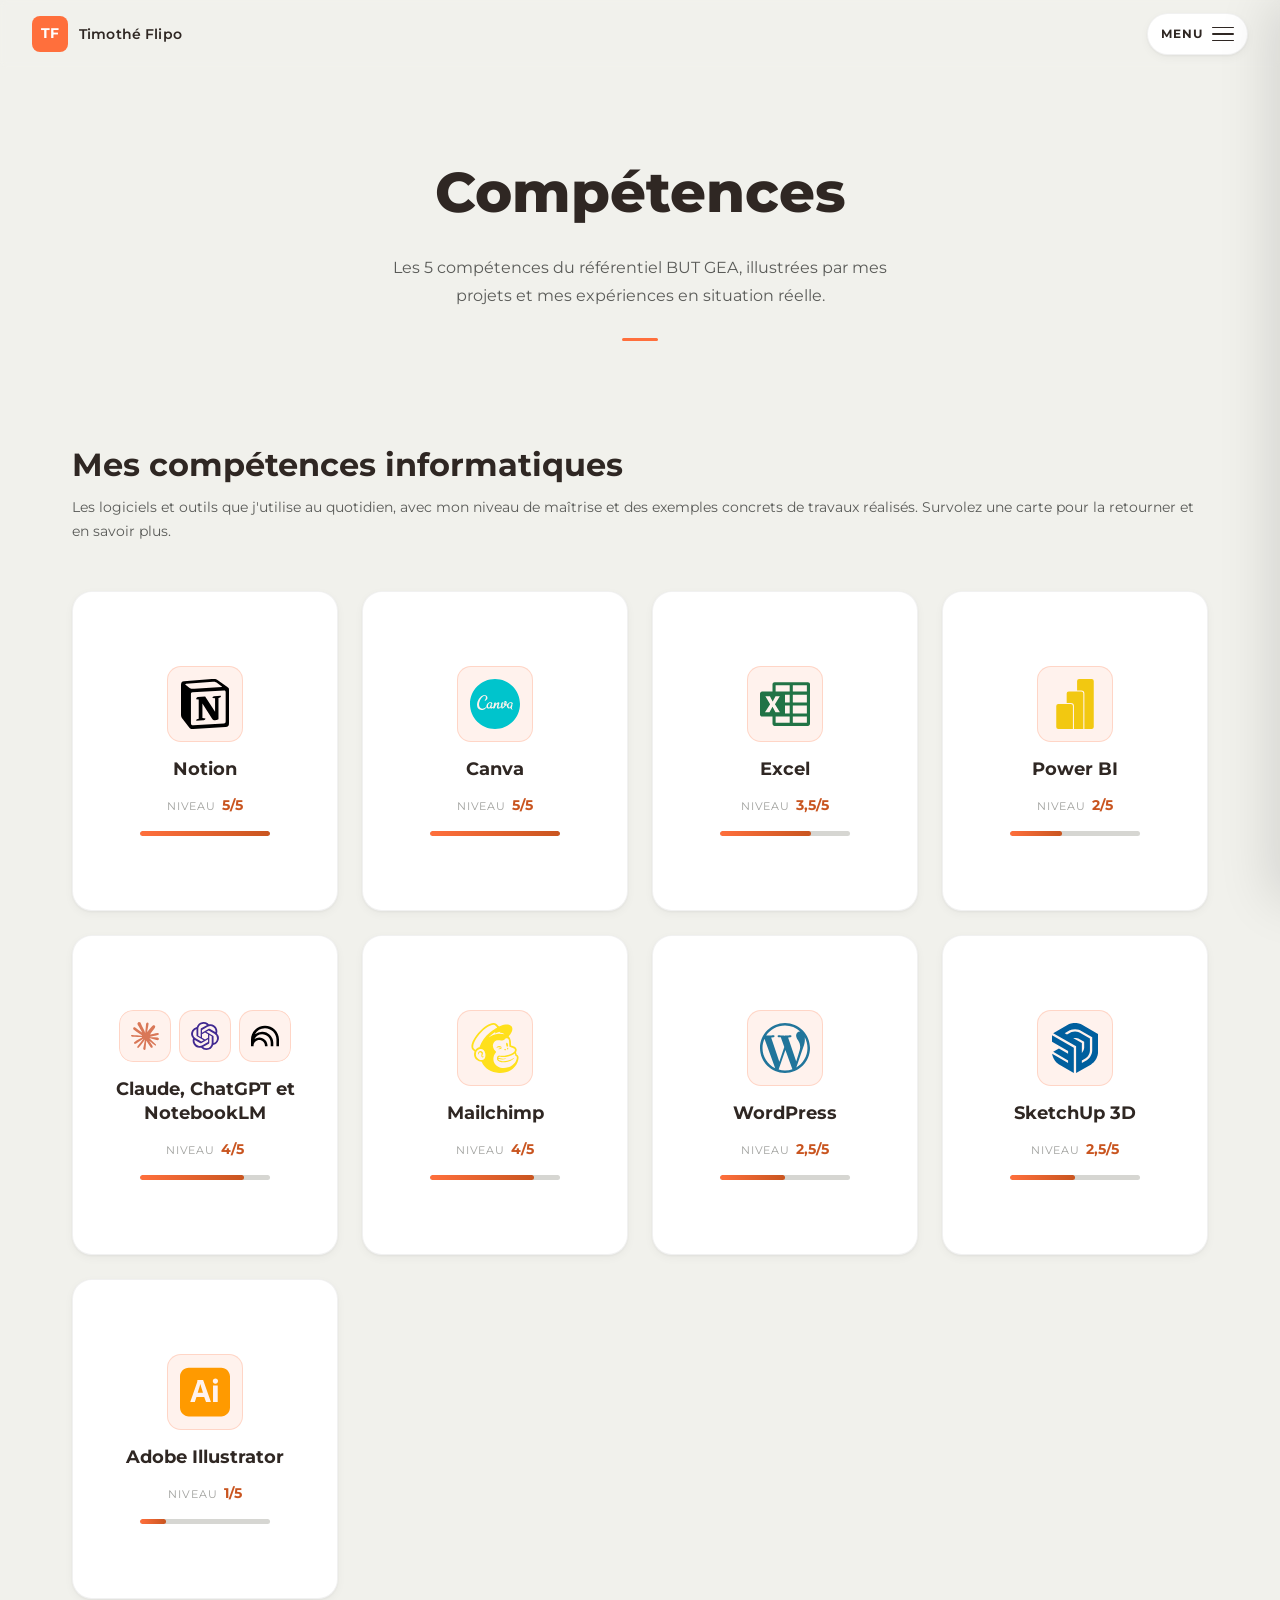
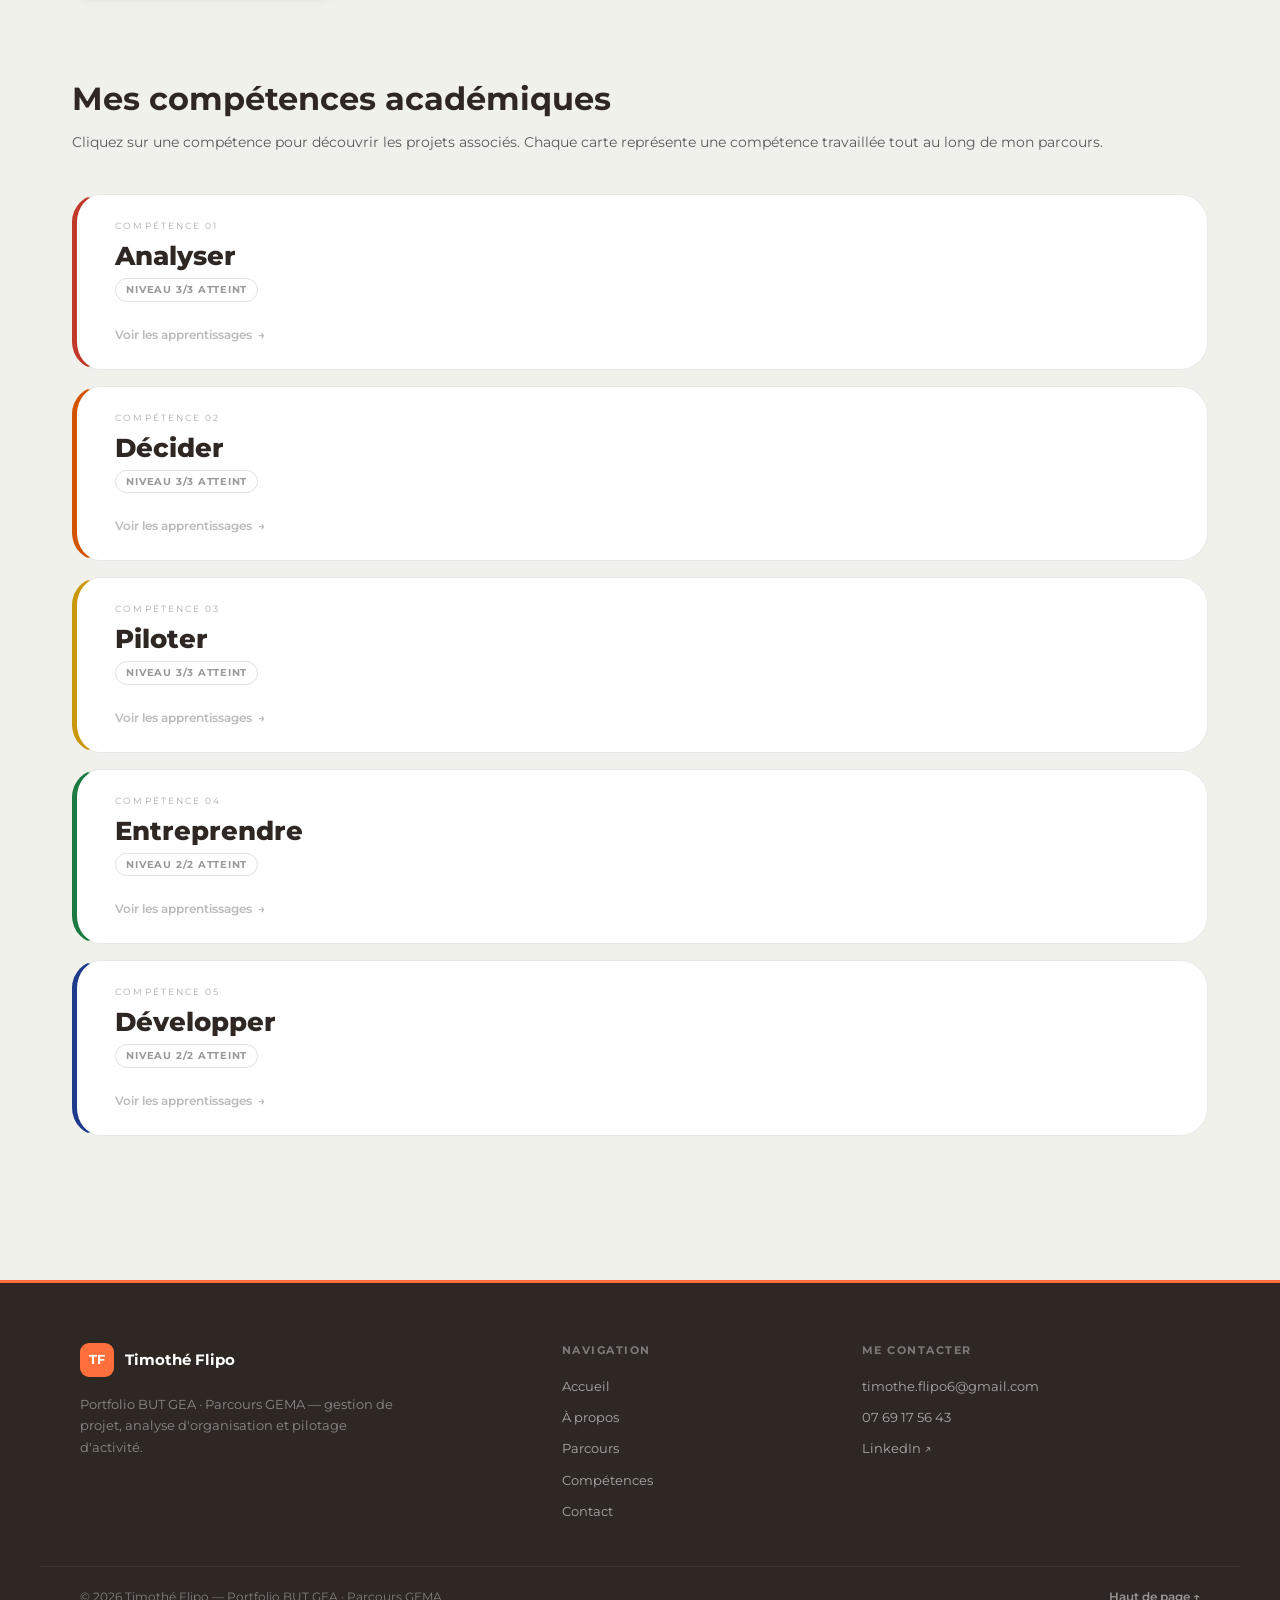
<file: competences.html>
<!DOCTYPE html>
<html lang="fr">
<head>
  <meta charset="UTF-8">
  <meta name="viewport" content="width=device-width, initial-scale=1.0">
  <meta name="description" content="Les 5 compétences BUT GEA de Timothé Flipo — Analyser, Décider, Piloter, Entreprendre, Développer.">
  <title>Compétences — Timothé Flipo</title>
  <link rel="preconnect" href="https://fonts.googleapis.com">
  <link rel="preconnect" href="https://fonts.gstatic.com" crossorigin>
  <link href="https://fonts.googleapis.com/css2?family=Libre+Baskerville:wght@700&family=Montserrat:wght@400;500;600;700;800&display=swap" rel="stylesheet">
  <link rel="stylesheet" href="css/style.css?v=119">
</head>
<body>

  <!-- Header injecté par main.js -->

  <main>
    <!-- PAGE HERO -->
    <div class="page-hero">
      <h1>Compétences</h1>
      <p>
        Les 5 compétences du référentiel BUT GEA, illustrées par mes projets
        et mes expériences en situation réelle.
      </p>
      <div class="page-divider"></div>
    </div>

    <!-- COMPÉTENCES INFORMATIQUES — cartes flip -->
    <section class="skills-tech-section">
      <div class="skills-tech-head reveal">
        <h2 class="title-md">Mes compétences informatiques</h2>
        <p>
          Les logiciels et outils que j'utilise au quotidien, avec mon niveau de
          maîtrise et des exemples concrets de travaux réalisés. Survolez une carte
          pour la retourner et en savoir plus.
        </p>
      </div>

      <!-- Injecté par buildSoftwareSkills() dans main.js -->
      <div class="skills-flip-grid" id="skills-flip-grid"></div>
    </section>

    <!-- COMPÉTENCES ACADÉMIQUES -->
    <section class="competences-section">
      <div class="comp-section-head reveal">
        <h2 class="title-md">Mes compétences académiques</h2>
        <p>
          Cliquez sur une compétence pour découvrir les projets associés.
          Chaque carte représente une compétence travaillée tout au long de mon parcours.
        </p>
      </div>

      <!-- Injecté par buildCompetences() dans main.js -->
      <div class="comp-grid" id="comp-grid"></div>
    </section>
  </main>

  <!-- FOOTER -->
  <footer class="site-footer">
    <div class="footer-inner">
      <div class="footer-brand">
        <div class="footer-logo">
          <div class="footer-logo-mark">TF</div>
          <span class="footer-name">Timothé Flipo</span>
        </div>
        <p class="footer-tagline">Portfolio BUT GEA · Parcours GEMA — gestion de projet, analyse d'organisation et pilotage d'activité.</p>
      </div>
      <nav class="footer-col" aria-label="Navigation du pied de page">
        <span class="footer-col-title">Navigation</span>
        <a href="index.html">Accueil</a>
        <a href="about.html">À propos</a>
        <a href="parcours.html">Parcours</a>
        <a href="competences.html">Compétences</a>
        <a href="contact.html">Contact</a>
      </nav>
      <div class="footer-col">
        <span class="footer-col-title">Me contacter</span>
        <a href="mailto:timothe.flipo6@gmail.com">timothe.flipo6@gmail.com</a>
        <a href="tel:+33769175643">07 69 17 56 43</a>
        <a href="https://www.linkedin.com/in/timoth%C3%A9-flipo-675099336" target="_blank" rel="noopener">LinkedIn ↗</a>
      </div>
    </div>
    <div class="footer-bottom">
      <span class="footer-copy">© 2026 Timothé Flipo — Portfolio BUT GEA · Parcours GEMA</span>
      <button type="button" class="footer-top" onclick="window.scrollTo({top:0,behavior:'smooth'})">Haut de page ↑</button>
    </div>
  </footer>

  <script src="js/data.js?v=119"></script>
  <script src="js/main.js?v=119"></script>
</body>
</html>
</file>
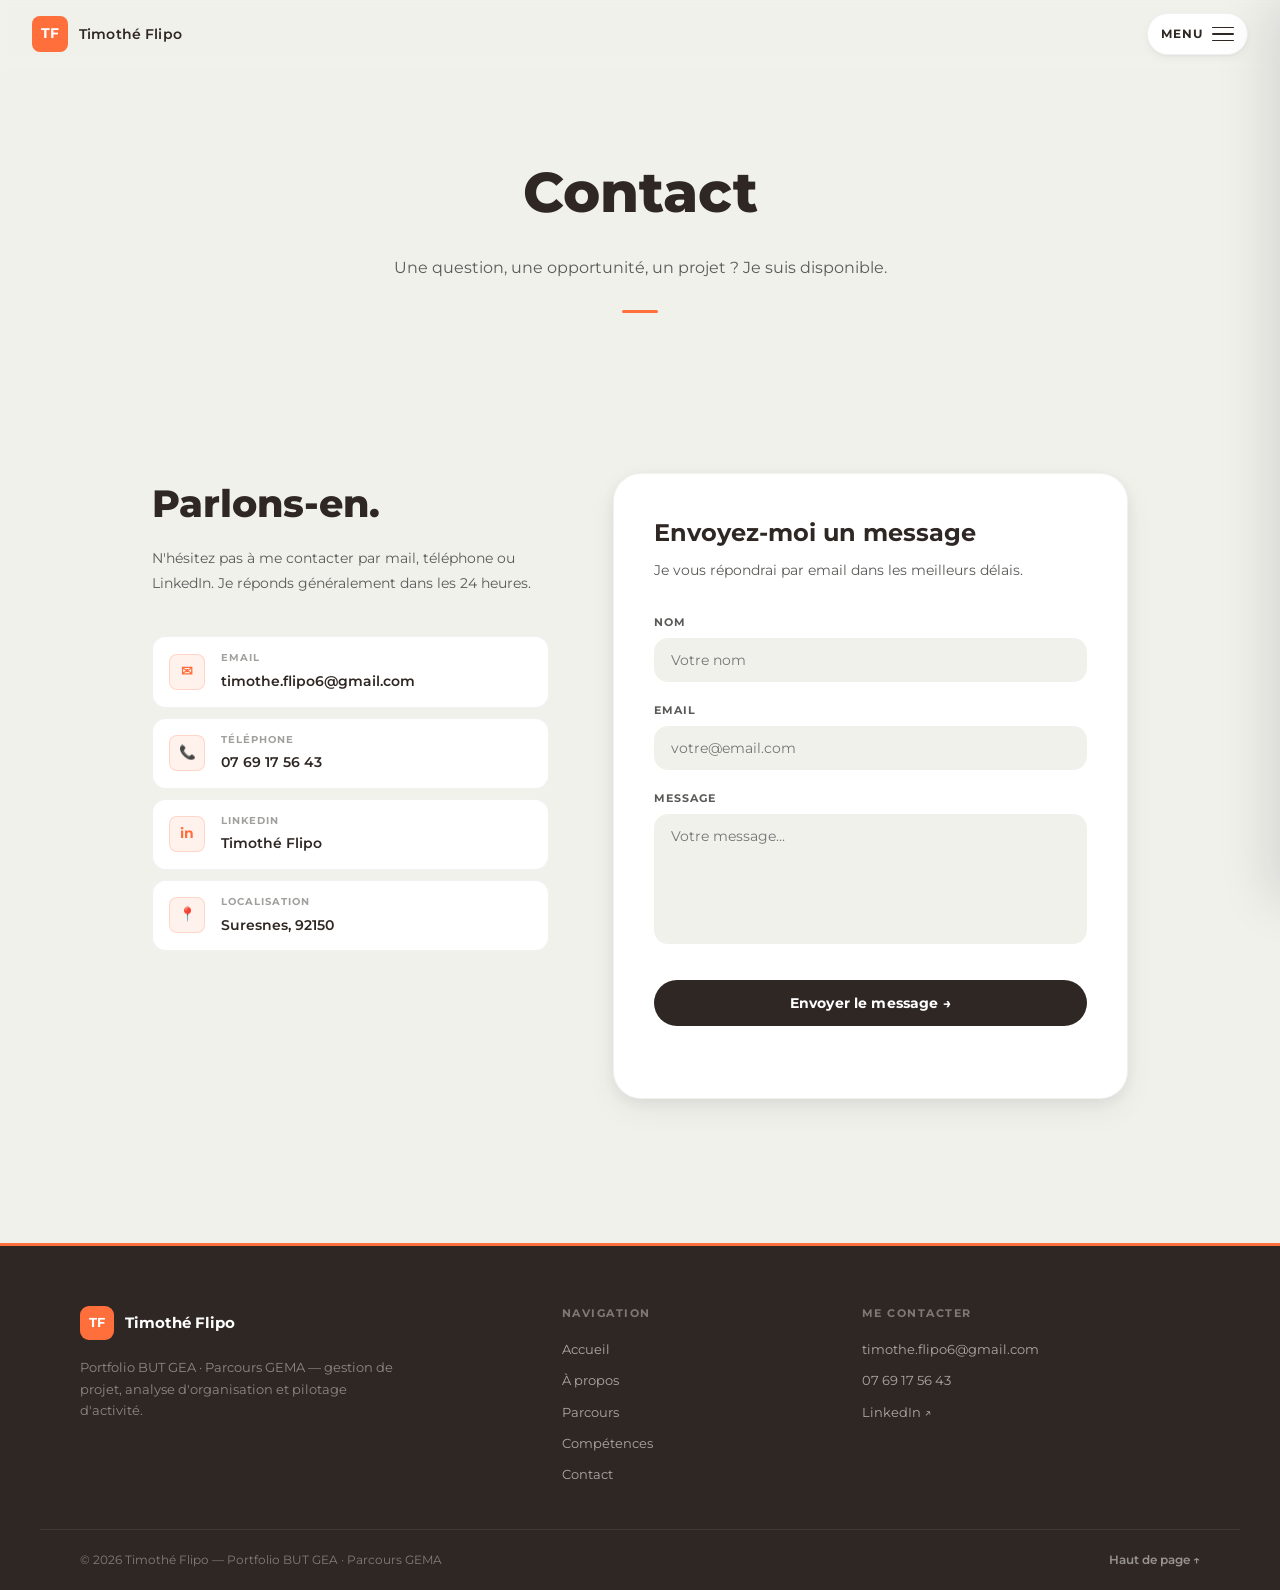
<file: contact.html>
<!DOCTYPE html>
<html lang="fr">
<head>
  <meta charset="UTF-8">
  <meta name="viewport" content="width=device-width, initial-scale=1.0">
  <meta name="description" content="Contacter Timothé Flipo — mail, téléphone, LinkedIn.">
  <title>Contact — Timothé Flipo</title>
  <link rel="preconnect" href="https://fonts.googleapis.com">
  <link rel="preconnect" href="https://fonts.gstatic.com" crossorigin>
  <link href="https://fonts.googleapis.com/css2?family=Libre+Baskerville:wght@700&family=Montserrat:wght@400;500;600;700;800&display=swap" rel="stylesheet">
  <link rel="stylesheet" href="css/style.css?v=119">
</head>
<body>

  <!-- Header injecté par main.js -->

  <main>
    <!-- PAGE HERO -->
    <div class="page-hero">
      <h1>Contact</h1>
      <p>Une question, une opportunité, un projet ? Je suis disponible.</p>
      <div class="page-divider"></div>
    </div>

    <!-- CONTACT LAYOUT -->
    <section class="contact-section">
      <div class="contact-layout">

        <!-- Colonne gauche : infos -->
        <div class="contact-info reveal-l">
          <h2 class="contact-info-title">Parlons-en.</h2>
          <p>
            N'hésitez pas à me contacter par mail, téléphone ou LinkedIn.
            Je réponds généralement dans les 24 heures.
          </p>

          <div class="contact-items">
            <a class="contact-item" href="mailto:timothe.flipo6@gmail.com">
              <div class="contact-icon">✉</div>
              <div>
                <span class="contact-label">Email</span>
                <span class="contact-val">timothe.flipo6@gmail.com</span>
              </div>
            </a>

            <a class="contact-item" href="tel:+33769175643">
              <div class="contact-icon">📞</div>
              <div>
                <span class="contact-label">Téléphone</span>
                <span class="contact-val">07 69 17 56 43</span>
              </div>
            </a>

            <a class="contact-item"
               href="https://www.linkedin.com/in/timoth%C3%A9-flipo-675099336"
               target="_blank" rel="noopener">
              <div class="contact-icon">in</div>
              <div>
                <span class="contact-label">LinkedIn</span>
                <span class="contact-val">Timothé Flipo</span>
              </div>
            </a>

            <div class="contact-item" style="cursor: default;">
              <div class="contact-icon">📍</div>
              <div>
                <span class="contact-label">Localisation</span>
                <span class="contact-val">Suresnes, 92150</span>
              </div>
            </div>
          </div>
        </div>

        <!-- Colonne droite : formulaire -->
        <div class="contact-form-card reveal-r">
          <h3 class="form-heading">Envoyez-moi un message</h3>
          <p class="form-sub">Je vous répondrai par email dans les meilleurs délais.</p>

          <!--
            FORMULAIRE — Connecté à Web3Forms (envoi vers timothe.flipo6@gmail.com).
            ⚠️ Remplacer la valeur access_key ci-dessous par la clé reçue sur web3forms.com.
            L'envoi est géré sans rechargement par initContactForm() dans js/main.js.
          -->
          <form id="contact-form">
            <input type="hidden" name="access_key" value="5fb1afc9-3785-4180-9e1e-0673cbe2ccaa">
            <input type="hidden" name="subject" value="Nouveau message depuis le portfolio">
            <input type="hidden" name="from_name" value="Portfolio — Timothé Flipo">
            <!-- anti-spam (honeypot) : ne pas remplir -->
            <input type="checkbox" name="botcheck" tabindex="-1" autocomplete="off" style="display:none !important">

            <div class="form-group">
              <label for="name">Nom</label>
              <input type="text" id="name" name="name" placeholder="Votre nom" required autocomplete="name">
            </div>

            <div class="form-group">
              <label for="email">Email</label>
              <input type="email" id="email" name="email" placeholder="votre@email.com" required autocomplete="email">
            </div>

            <div class="form-group">
              <label for="message">Message</label>
              <textarea id="message" name="message" placeholder="Votre message..." required></textarea>
            </div>

            <button type="submit" class="btn-submit">
              Envoyer le message →
            </button>
            <p class="form-status" id="form-status" role="status" aria-live="polite"></p>
          </form>
        </div>

      </div>
    </section>
  </main>

  <!-- FOOTER -->
  <footer class="site-footer">
    <div class="footer-inner">
      <div class="footer-brand">
        <div class="footer-logo">
          <div class="footer-logo-mark">TF</div>
          <span class="footer-name">Timothé Flipo</span>
        </div>
        <p class="footer-tagline">Portfolio BUT GEA · Parcours GEMA — gestion de projet, analyse d'organisation et pilotage d'activité.</p>
      </div>
      <nav class="footer-col" aria-label="Navigation du pied de page">
        <span class="footer-col-title">Navigation</span>
        <a href="index.html">Accueil</a>
        <a href="about.html">À propos</a>
        <a href="parcours.html">Parcours</a>
        <a href="competences.html">Compétences</a>
        <a href="contact.html">Contact</a>
      </nav>
      <div class="footer-col">
        <span class="footer-col-title">Me contacter</span>
        <a href="mailto:timothe.flipo6@gmail.com">timothe.flipo6@gmail.com</a>
        <a href="tel:+33769175643">07 69 17 56 43</a>
        <a href="https://www.linkedin.com/in/timoth%C3%A9-flipo-675099336" target="_blank" rel="noopener">LinkedIn ↗</a>
      </div>
    </div>
    <div class="footer-bottom">
      <span class="footer-copy">© 2026 Timothé Flipo — Portfolio BUT GEA · Parcours GEMA</span>
      <button type="button" class="footer-top" onclick="window.scrollTo({top:0,behavior:'smooth'})">Haut de page ↑</button>
    </div>
  </footer>

  <script src="js/data.js?v=119"></script>
  <script src="js/main.js?v=119"></script>
</body>
</html>
</file>
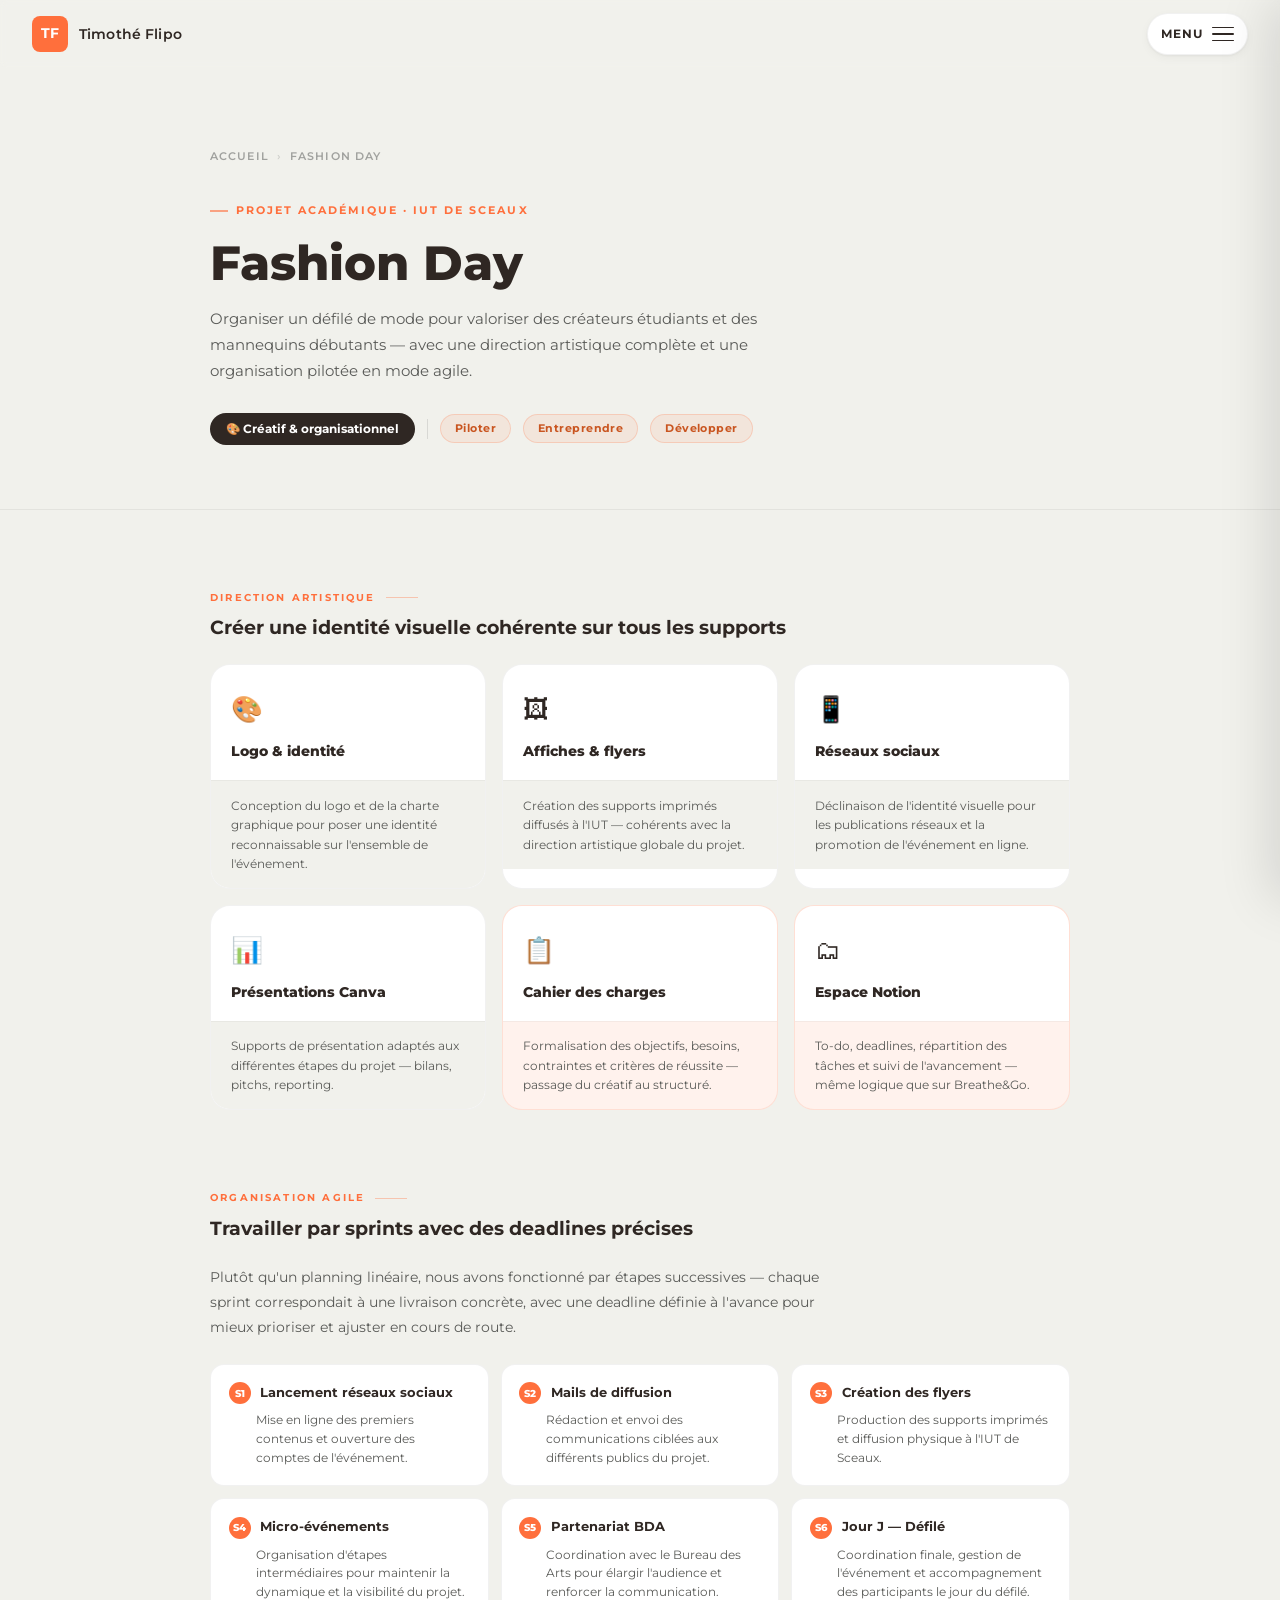
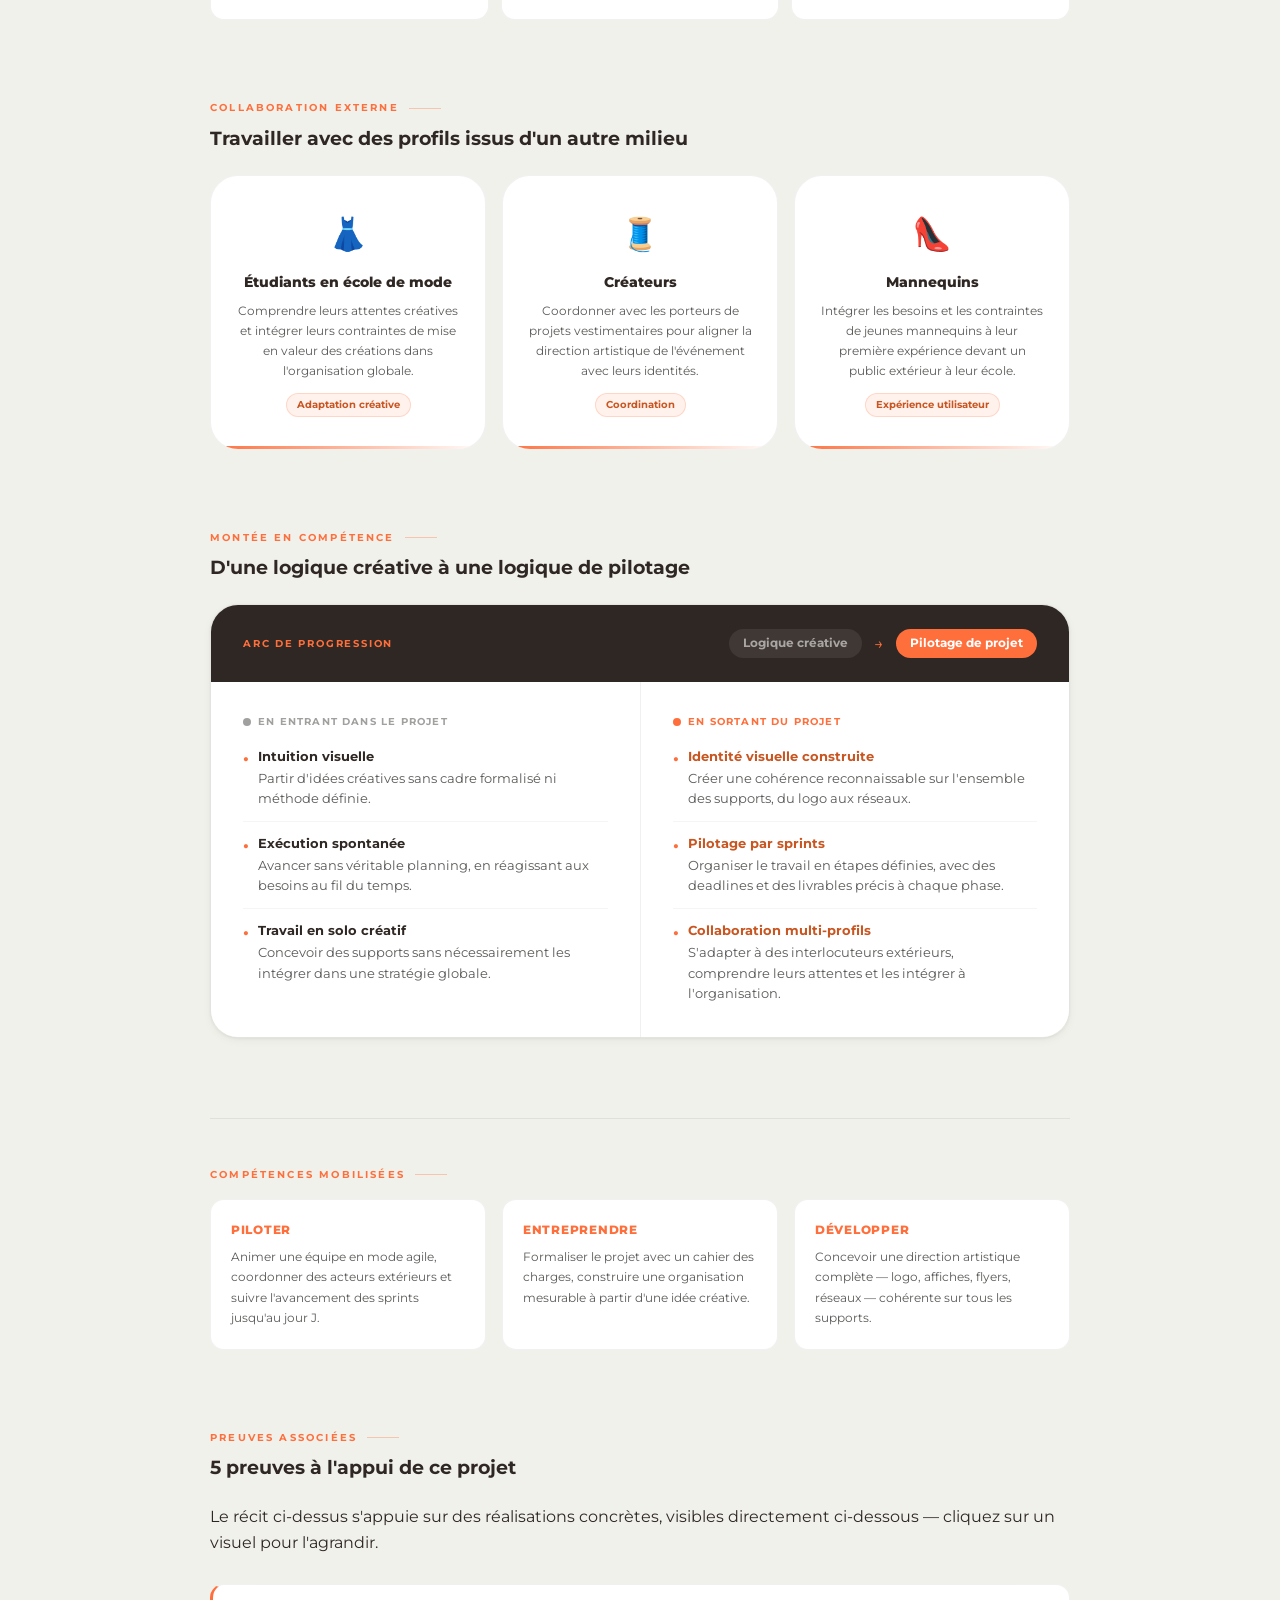
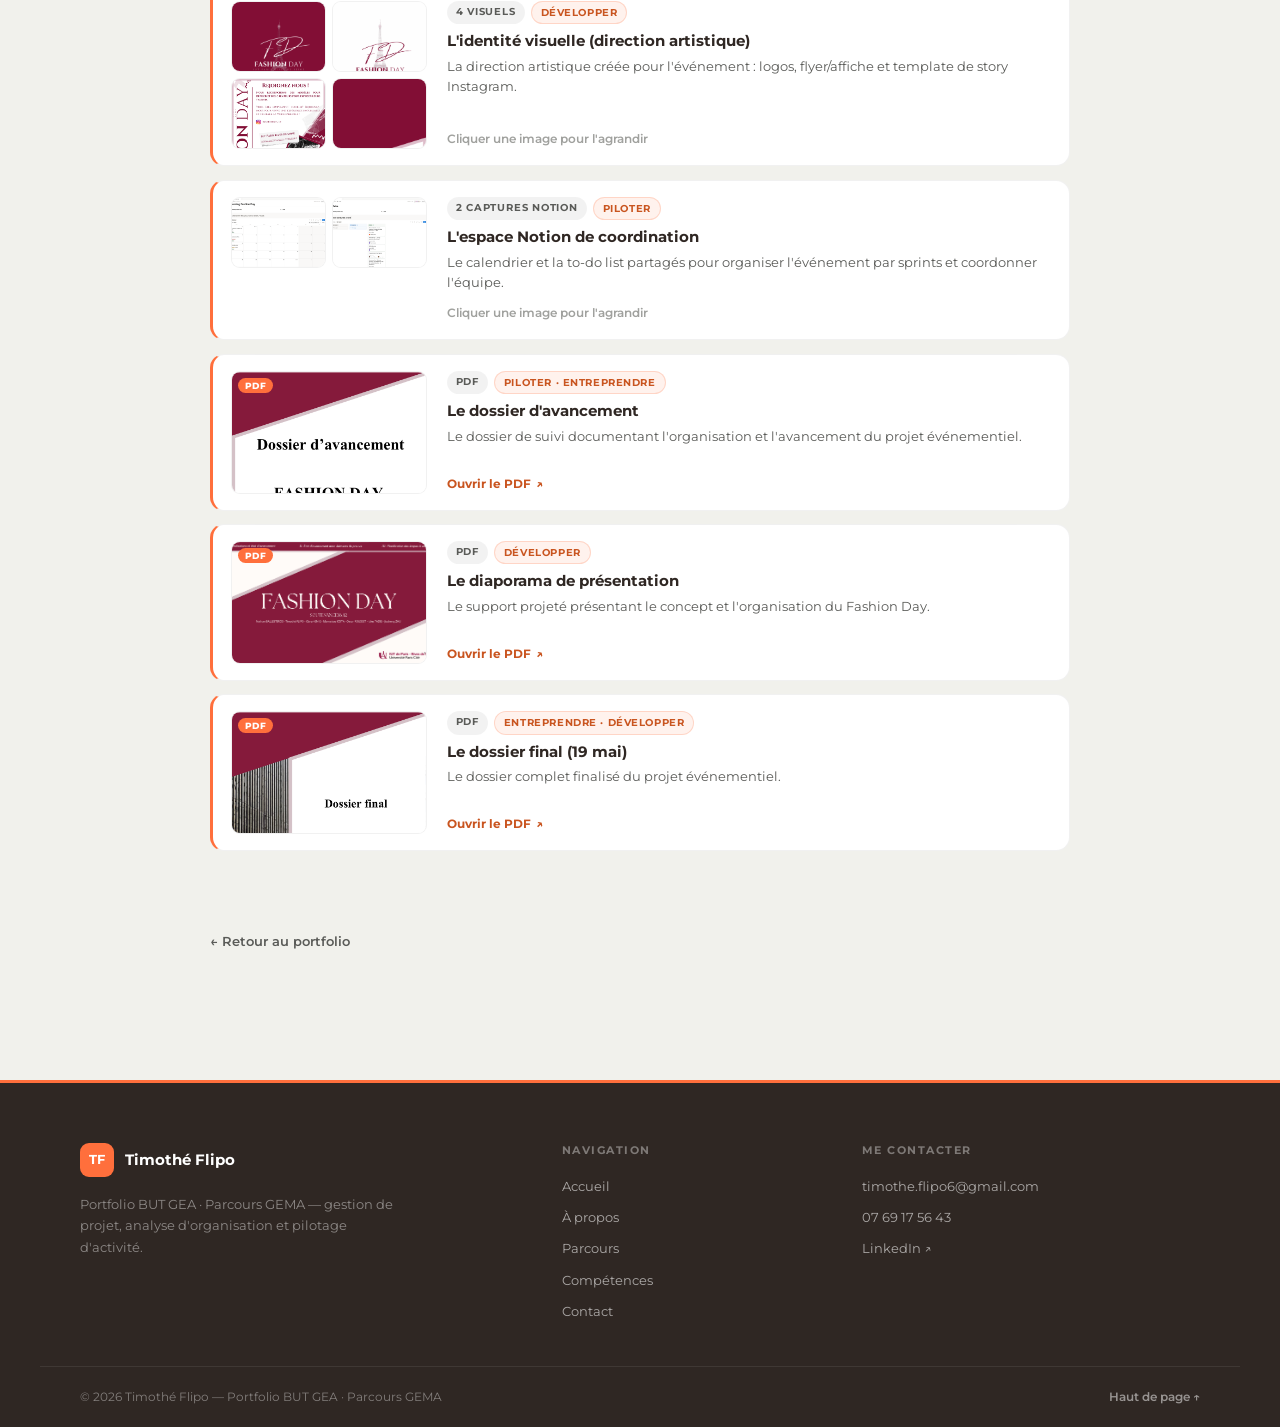
<file: fashion-day.html>
<!DOCTYPE html>
<html lang="fr">
<head>
  <meta charset="UTF-8">
  <meta name="viewport" content="width=device-width, initial-scale=1.0">
  <meta name="description" content="Fashion Day : piloter un projet événementiel avec une identité forte — Timothé Flipo, IUT de Sceaux.">
  <title>Fashion Day — Timothé Flipo</title>
  <link rel="preconnect" href="https://fonts.googleapis.com">
  <link rel="preconnect" href="https://fonts.gstatic.com" crossorigin>
  <link href="https://fonts.googleapis.com/css2?family=Libre+Baskerville:ital,wght@0,700;1,700&family=Montserrat:wght@400;500;600;700;800&display=swap" rel="stylesheet">
  <link rel="stylesheet" href="css/style.css?v=119">
  <style>

    /* ---- Hero ---- */
    .proj-hero {
      padding: calc(var(--header-h) + 5rem) 2rem 4rem;
      background-color: var(--bg);
      border-bottom: 1px solid rgba(0,0,0,0.06);
    }
    .proj-hero-inner { max-width: 860px; margin: 0 auto; }
    .proj-breadcrumb {
      display: flex; align-items: center; gap: 8px;
      font-size: 0.7rem; color: var(--light-gray);
      margin-bottom: 1.75rem; text-transform: uppercase;
      letter-spacing: 0.1em; font-weight: 600;
    }
    .proj-breadcrumb a { color: var(--light-gray); transition: color .2s; }
    .proj-breadcrumb a:hover { color: var(--accent); }
    .proj-breadcrumb-sep { opacity: 0.4; }
    .proj-eyebrow {
      display: inline-flex; align-items: center; gap: 8px;
      font-size: 0.7rem; text-transform: uppercase;
      letter-spacing: 0.18em; color: var(--accent); font-weight: 700; margin-bottom: 1rem;
    }
    .proj-eyebrow::before {
      content: ''; display: block; width: 18px; height: 1.5px;
      background-color: var(--accent); opacity: 0.6;
    }
    .proj-title {
      font-family: 'Montserrat', sans-serif; font-weight: 800;
      font-size: clamp(1.8rem, 4vw, 3rem); line-height: 1.15;
      color: var(--dark); margin-bottom: 1rem;
    }
    .proj-subtitle {
      font-size: 0.92rem; color: var(--gray); line-height: 1.75;
      max-width: 600px; margin-bottom: 1.75rem;
    }
    .hero-badges { display: flex; flex-wrap: wrap; gap: 0.75rem; align-items: center; }
    .context-badge {
      display: inline-flex; align-items: center; gap: 7px;
      padding: 7px 16px; border-radius: 50px;
      font-size: 0.72rem; font-weight: 700;
      background-color: var(--dark); color: var(--white);
    }
    .proj-tag-hero {
      padding: 5px 14px; border-radius: 50px; font-size: 0.68rem;
      font-weight: 700; letter-spacing: 0.04em;
      background-color: var(--accent-muted); color: var(--accent-dark);
      border: 1px solid var(--accent-border);
    }
    .badge-sep { width: 1px; height: 20px; background-color: rgba(0,0,0,0.1); }

    /* ---- Contenu ---- */
    .proj-content { padding: 5rem 2rem 8rem; }
    .proj-content-inner {
      max-width: 860px; margin: 0 auto;
      display: flex; flex-direction: column; gap: 5rem;
    }
    .section-label {
      display: flex; align-items: center; gap: 10px;
      font-size: 0.62rem; letter-spacing: 0.22em;
      text-transform: uppercase; color: var(--accent);
      font-weight: 700; margin-bottom: 0.6rem;
    }
    .section-label::after { content: ''; width: 32px; height: 1px; background-color: var(--accent); opacity: 0.35; }
    .section-title {
      font-family: 'Montserrat', sans-serif; font-weight: 700;
      font-size: 1.2rem; color: var(--dark); margin-bottom: 1.5rem; line-height: 1.3;
    }

    /* ---- Direction artistique (vitrine) ---- */
    .identity-grid {
      display: grid; grid-template-columns: repeat(3, 1fr); gap: 1rem;
    }
    .identity-card {
      background-color: var(--white); border-radius: var(--r-lg);
      border: 1px solid var(--card-border); overflow: hidden;
      transition: box-shadow .25s, transform .25s;
    }
    .identity-card:hover { box-shadow: var(--shadow-sm); transform: translateY(-3px); }
    .identity-card-top {
      padding: 1.5rem 1.25rem 1.1rem;
      display: flex; flex-direction: column; gap: 10px;
    }
    .identity-icon { font-size: 1.6rem; }
    .identity-card h4 { font-size: 0.88rem; font-weight: 800; color: var(--dark); }
    .identity-card-bottom {
      padding: 0.9rem 1.25rem; border-top: 1px solid rgba(0,0,0,0.04);
      background-color: var(--bg);
    }
    .identity-card p { font-size: 0.75rem; color: var(--gray); line-height: 1.62; }
    /* Le dernier élément (CdC) est différent — plus structurel que créatif */
    .identity-card.structured { border-color: var(--accent-border); }
    .identity-card.structured .identity-card-bottom { background-color: var(--accent-muted); }

    /* ---- Sprints ---- */
    .sprint-intro {
      font-size: 0.88rem; color: var(--gray); line-height: 1.78; margin-bottom: 1.5rem;
      max-width: 640px;
    }
    .sprints {
      display: grid; grid-template-columns: repeat(3, 1fr); gap: 0.75rem;
    }
    .sprint {
      background-color: var(--white); border-radius: var(--r-md);
      border: 1px solid var(--card-border); padding: 1.1rem 1.1rem;
      transition: box-shadow .2s, border-color .2s;
    }
    .sprint:hover { box-shadow: var(--shadow-sm); border-color: var(--accent-border); }
    .sprint-header {
      display: flex; align-items: center; gap: 0.6rem; margin-bottom: 7px;
    }
    .sprint-num {
      width: 22px; height: 22px; min-width: 22px; border-radius: 50%;
      background-color: var(--accent); color: var(--white);
      display: flex; align-items: center; justify-content: center;
      font-size: 0.6rem; font-weight: 800; flex-shrink: 0;
    }
    .sprint h5 { font-size: 0.8rem; font-weight: 700; color: var(--dark); line-height: 1.3; }
    .sprint p { font-size: 0.73rem; color: var(--gray); line-height: 1.6; padding-left: 1.7rem; }

    /* ---- Collaborateurs extérieurs ---- */
    .collaborators {
      display: grid; grid-template-columns: repeat(3, 1fr); gap: 1rem;
    }
    .collab-card {
      background-color: var(--white); border-radius: var(--r-xl);
      padding: 2rem 1.5rem; border: 1px solid var(--card-border);
      text-align: center; position: relative; overflow: hidden;
      transition: box-shadow .25s, transform .25s;
    }
    .collab-card:hover { box-shadow: var(--shadow-sm); transform: translateY(-3px); }
    .collab-card::after {
      content: ''; position: absolute;
      bottom: 0; left: 0; right: 0; height: 3px;
      background: linear-gradient(90deg, var(--accent), transparent);
    }
    .collab-emoji { font-size: 2rem; display: block; margin-bottom: 12px; }
    .collab-card h4 { font-size: 0.88rem; font-weight: 800; color: var(--dark); margin-bottom: 8px; }
    .collab-card p { font-size: 0.77rem; color: var(--gray); line-height: 1.62; }
    .collab-tag {
      display: inline-block; margin-top: 0.75rem;
      padding: 3px 10px; border-radius: 50px; font-size: 0.62rem; font-weight: 700;
      background-color: var(--accent-muted); color: var(--accent-dark);
      border: 1px solid var(--accent-border);
    }

    /* ---- Outils ---- */
    .tools-row { display: grid; grid-template-columns: 1fr 1fr; gap: 1rem; }
    .tool-card {
      background-color: var(--white); border-radius: var(--r-lg);
      padding: 1.4rem; border: 1px solid var(--card-border);
      display: flex; gap: 1rem; align-items: flex-start;
      transition: box-shadow .25s;
    }
    .tool-card:hover { box-shadow: var(--shadow-sm); }
    .tool-icon {
      width: 40px; height: 40px; min-width: 40px; border-radius: var(--r-md);
      background-color: var(--accent-muted); border: 1px solid var(--accent-border);
      display: flex; align-items: center; justify-content: center; font-size: 1.1rem; flex-shrink: 0;
    }
    .tool-card h4 { font-size: 0.88rem; font-weight: 700; color: var(--dark); margin-bottom: 5px; }
    .tool-card p { font-size: 0.78rem; color: var(--gray); line-height: 1.65; }

    /* ---- Progression : créatif → pilotage ---- */
    .arc-card {
      border-radius: var(--r-xl); overflow: hidden; border: 1px solid var(--card-border);
      box-shadow: var(--shadow-sm);
    }
    .arc-header {
      background-color: var(--dark); padding: 1.5rem 2rem;
      display: flex; align-items: center; justify-content: space-between; flex-wrap: wrap; gap: 1rem;
    }
    .arc-header-title {
      font-size: 0.62rem; font-weight: 700; text-transform: uppercase;
      letter-spacing: 0.18em; color: var(--accent);
    }
    .arc-from-to {
      display: flex; align-items: center; gap: 0.75rem;
    }
    .arc-pill {
      padding: 5px 14px; border-radius: 50px; font-size: 0.72rem; font-weight: 700;
    }
    .arc-pill.from { background: rgba(255,255,255,0.08); color: rgba(255,255,255,0.55); }
    .arc-pill.to { background-color: var(--accent); color: var(--white); }
    .arc-arrow-small { color: var(--accent); font-size: 1rem; }
    .arc-body {
      display: grid; grid-template-columns: 1fr 1fr; background-color: var(--white);
    }
    .arc-col { padding: 2rem; }
    .arc-col + .arc-col { border-left: 1px solid rgba(0,0,0,0.06); }
    .arc-col-label {
      font-size: 0.62rem; font-weight: 700; text-transform: uppercase;
      letter-spacing: 0.12em; margin-bottom: 1rem;
      display: flex; align-items: center; gap: 7px;
    }
    .arc-col-label::before { content: ''; display: block; width: 8px; height: 8px; border-radius: 50%; flex-shrink: 0; }
    .arc-col-label.creative { color: var(--light-gray); }
    .arc-col-label.creative::before { background-color: var(--light-gray); }
    .arc-col-label.structured { color: var(--accent); }
    .arc-col-label.structured::before { background-color: var(--accent); }
    .arc-item {
      display: flex; gap: 0.6rem; align-items: flex-start;
      font-size: 0.8rem; color: var(--gray); line-height: 1.6;
      margin-bottom: 0.7rem; padding-bottom: 0.7rem;
      border-bottom: 1px solid rgba(0,0,0,0.04);
    }
    .arc-item:last-child { margin-bottom: 0; padding-bottom: 0; border-bottom: none; }
    .arc-item strong { display: block; font-weight: 700; font-size: 0.82rem; color: var(--dark); margin-bottom: 2px; }
    .arc-item.structured strong { color: var(--accent-dark); }
    .arc-bullet { font-size: 0.6rem; color: var(--accent); margin-top: 5px; flex-shrink: 0; }

    /* ---- Skills light ---- */
    .skills-light { padding-top: 3rem; border-top: 1px solid rgba(0,0,0,0.07); }
    .skills-row { display: grid; grid-template-columns: repeat(3, 1fr); gap: 1rem; margin-top: 1rem; }
    .skill-light-card {
      background-color: var(--white); border-radius: var(--r-md);
      padding: 1.25rem; border: 1px solid var(--card-border);
      transition: box-shadow .25s, border-color .25s;
    }
    .skill-light-card:hover { box-shadow: var(--shadow-sm); border-color: var(--accent-border); }
    .skill-light-name {
      font-size: 0.78rem; font-weight: 800; color: var(--accent);
      letter-spacing: 0.06em; text-transform: uppercase; margin-bottom: 7px;
    }
    .skill-light-desc { font-size: 0.78rem; color: var(--gray); line-height: 1.65; }

    /* ---- Back ---- */
    .proj-back {
      display: inline-flex; align-items: center; gap: 8px;
      font-size: 0.82rem; font-weight: 600; color: var(--gray);
      text-decoration: none; transition: color .2s;
    }
    .proj-back:hover { color: var(--accent); }

    /* ---- Responsive ---- */
    @media (max-width: 860px) {
      .identity-grid { grid-template-columns: repeat(2, 1fr); }
      .sprints { grid-template-columns: repeat(2, 1fr); }
      .collaborators { grid-template-columns: 1fr; }
      .tools-row { grid-template-columns: 1fr; }
      .arc-body { grid-template-columns: 1fr; }
      .arc-col + .arc-col { border-left: none; border-top: 1px solid rgba(0,0,0,0.06); }
      .skills-row { grid-template-columns: 1fr; }
    }
    @media (max-width: 500px) {
      .identity-grid { grid-template-columns: 1fr; }
      .sprints { grid-template-columns: 1fr; }
    }
  </style>
</head>
<body>

  <!-- HERO -->
  <div class="proj-hero">
    <div class="proj-hero-inner">
      <div class="proj-breadcrumb">
        <a href="index.html">Accueil</a>
        <span class="proj-breadcrumb-sep">›</span>
        <span>Fashion Day</span>
      </div>
      <div class="proj-eyebrow">Projet académique · IUT de Sceaux</div>
      <h1 class="proj-title">Fashion Day</h1>
      <p class="proj-subtitle">Organiser un défilé de mode pour valoriser des créateurs étudiants et des mannequins débutants — avec une direction artistique complète et une organisation pilotée en mode agile.</p>
      <div class="hero-badges">
        <span class="context-badge">🎨 Créatif & organisationnel</span>
        <span class="badge-sep"></span>
        <span class="proj-tag-hero">Piloter</span>
        <span class="proj-tag-hero">Entreprendre</span>
        <span class="proj-tag-hero">Développer</span>
      </div>
    </div>
  </div>

  <!-- CONTENU -->
  <div class="proj-content">
    <div class="proj-content-inner">

      <!-- Direction artistique -->
      <div>
        <div class="section-label">Direction artistique</div>
        <h2 class="section-title">Créer une identité visuelle cohérente sur tous les supports</h2>
        <div class="identity-grid">
          <div class="identity-card">
            <div class="identity-card-top">
              <div class="identity-icon">🎨</div>
              <h4>Logo & identité</h4>
            </div>
            <div class="identity-card-bottom">
              <p>Conception du logo et de la charte graphique pour poser une identité reconnaissable sur l'ensemble de l'événement.</p>
            </div>
          </div>
          <div class="identity-card">
            <div class="identity-card-top">
              <div class="identity-icon">🖼</div>
              <h4>Affiches & flyers</h4>
            </div>
            <div class="identity-card-bottom">
              <p>Création des supports imprimés diffusés à l'IUT — cohérents avec la direction artistique globale du projet.</p>
            </div>
          </div>
          <div class="identity-card">
            <div class="identity-card-top">
              <div class="identity-icon">📱</div>
              <h4>Réseaux sociaux</h4>
            </div>
            <div class="identity-card-bottom">
              <p>Déclinaison de l'identité visuelle pour les publications réseaux et la promotion de l'événement en ligne.</p>
            </div>
          </div>
          <div class="identity-card">
            <div class="identity-card-top">
              <div class="identity-icon">📊</div>
              <h4>Présentations Canva</h4>
            </div>
            <div class="identity-card-bottom">
              <p>Supports de présentation adaptés aux différentes étapes du projet — bilans, pitchs, reporting.</p>
            </div>
          </div>
          <div class="identity-card structured">
            <div class="identity-card-top">
              <div class="identity-icon">📋</div>
              <h4>Cahier des charges</h4>
            </div>
            <div class="identity-card-bottom">
              <p>Formalisation des objectifs, besoins, contraintes et critères de réussite — passage du créatif au structuré.</p>
            </div>
          </div>
          <div class="identity-card structured">
            <div class="identity-card-top">
              <div class="identity-icon">🗂</div>
              <h4>Espace Notion</h4>
            </div>
            <div class="identity-card-bottom">
              <p>To-do, deadlines, répartition des tâches et suivi de l'avancement — même logique que sur Breathe&amp;Go.</p>
            </div>
          </div>
        </div>
      </div>

      <!-- Mode agile / sprints -->
      <div>
        <div class="section-label">Organisation agile</div>
        <h2 class="section-title">Travailler par sprints avec des deadlines précises</h2>
        <p class="sprint-intro">Plutôt qu'un planning linéaire, nous avons fonctionné par étapes successives — chaque sprint correspondait à une livraison concrète, avec une deadline définie à l'avance pour mieux prioriser et ajuster en cours de route.</p>
        <div class="sprints">
          <div class="sprint">
            <div class="sprint-header">
              <div class="sprint-num">S1</div>
              <h5>Lancement réseaux sociaux</h5>
            </div>
            <p>Mise en ligne des premiers contenus et ouverture des comptes de l'événement.</p>
          </div>
          <div class="sprint">
            <div class="sprint-header">
              <div class="sprint-num">S2</div>
              <h5>Mails de diffusion</h5>
            </div>
            <p>Rédaction et envoi des communications ciblées aux différents publics du projet.</p>
          </div>
          <div class="sprint">
            <div class="sprint-header">
              <div class="sprint-num">S3</div>
              <h5>Création des flyers</h5>
            </div>
            <p>Production des supports imprimés et diffusion physique à l'IUT de Sceaux.</p>
          </div>
          <div class="sprint">
            <div class="sprint-header">
              <div class="sprint-num">S4</div>
              <h5>Micro-événements</h5>
            </div>
            <p>Organisation d'étapes intermédiaires pour maintenir la dynamique et la visibilité du projet.</p>
          </div>
          <div class="sprint">
            <div class="sprint-header">
              <div class="sprint-num">S5</div>
              <h5>Partenariat BDA</h5>
            </div>
            <p>Coordination avec le Bureau des Arts pour élargir l'audience et renforcer la communication.</p>
          </div>
          <div class="sprint">
            <div class="sprint-header">
              <div class="sprint-num">S6</div>
              <h5>Jour J — Défilé</h5>
            </div>
            <p>Coordination finale, gestion de l'événement et accompagnement des participants le jour du défilé.</p>
          </div>
        </div>
      </div>

      <!-- Collaborateurs extérieurs -->
      <div>
        <div class="section-label">Collaboration externe</div>
        <h2 class="section-title">Travailler avec des profils issus d'un autre milieu</h2>
        <div class="collaborators">
          <div class="collab-card">
            <span class="collab-emoji">👗</span>
            <h4>Étudiants en école de mode</h4>
            <p>Comprendre leurs attentes créatives et intégrer leurs contraintes de mise en valeur des créations dans l'organisation globale.</p>
            <span class="collab-tag">Adaptation créative</span>
          </div>
          <div class="collab-card">
            <span class="collab-emoji">🧵</span>
            <h4>Créateurs</h4>
            <p>Coordonner avec les porteurs de projets vestimentaires pour aligner la direction artistique de l'événement avec leurs identités.</p>
            <span class="collab-tag">Coordination</span>
          </div>
          <div class="collab-card">
            <span class="collab-emoji">👠</span>
            <h4>Mannequins</h4>
            <p>Intégrer les besoins et les contraintes de jeunes mannequins à leur première expérience devant un public extérieur à leur école.</p>
            <span class="collab-tag">Expérience utilisateur</span>
          </div>
        </div>
      </div>

      <!-- Progression : créatif → pilotage -->
      <div>
        <div class="section-label">Montée en compétence</div>
        <h2 class="section-title">D'une logique créative à une logique de pilotage</h2>
        <div class="arc-card">
          <div class="arc-header">
            <div class="arc-header-title">Arc de progression</div>
            <div class="arc-from-to">
              <span class="arc-pill from">Logique créative</span>
              <span class="arc-arrow-small">→</span>
              <span class="arc-pill to">Pilotage de projet</span>
            </div>
          </div>
          <div class="arc-body">
            <div class="arc-col">
              <div class="arc-col-label creative">En entrant dans le projet</div>
              <div class="arc-item">
                <span class="arc-bullet">●</span>
                <div><strong>Intuition visuelle</strong>Partir d'idées créatives sans cadre formalisé ni méthode définie.</div>
              </div>
              <div class="arc-item">
                <span class="arc-bullet">●</span>
                <div><strong>Exécution spontanée</strong>Avancer sans véritable planning, en réagissant aux besoins au fil du temps.</div>
              </div>
              <div class="arc-item">
                <span class="arc-bullet">●</span>
                <div><strong>Travail en solo créatif</strong>Concevoir des supports sans nécessairement les intégrer dans une stratégie globale.</div>
              </div>
            </div>
            <div class="arc-col">
              <div class="arc-col-label structured">En sortant du projet</div>
              <div class="arc-item structured">
                <span class="arc-bullet">●</span>
                <div><strong>Identité visuelle construite</strong>Créer une cohérence reconnaissable sur l'ensemble des supports, du logo aux réseaux.</div>
              </div>
              <div class="arc-item structured">
                <span class="arc-bullet">●</span>
                <div><strong>Pilotage par sprints</strong>Organiser le travail en étapes définies, avec des deadlines et des livrables précis à chaque phase.</div>
              </div>
              <div class="arc-item structured">
                <span class="arc-bullet">●</span>
                <div><strong>Collaboration multi-profils</strong>S'adapter à des interlocuteurs extérieurs, comprendre leurs attentes et les intégrer à l'organisation.</div>
              </div>
            </div>
          </div>
        </div>
      </div>

      <!-- Skills -->
      <div class="skills-light">
        <div class="section-label">Compétences mobilisées</div>
        <div class="skills-row">
          <div class="skill-light-card">
            <div class="skill-light-name">Piloter</div>
            <div class="skill-light-desc">Animer une équipe en mode agile, coordonner des acteurs extérieurs et suivre l'avancement des sprints jusqu'au jour J.</div>
          </div>
          <div class="skill-light-card">
            <div class="skill-light-name">Entreprendre</div>
            <div class="skill-light-desc">Formaliser le projet avec un cahier des charges, construire une organisation mesurable à partir d'une idée créative.</div>
          </div>
          <div class="skill-light-card">
            <div class="skill-light-name">Développer</div>
            <div class="skill-light-desc">Concevoir une direction artistique complète — logo, affiches, flyers, réseaux — cohérente sur tous les supports.</div>
          </div>
        </div>
      </div>

      <!-- Retour -->
      <!-- Preuves associées (injecté par buildPreuvesSection dans main.js) -->
      <div id="preuves-mount" data-slug="fashion-day" class="preuve-section reveal"></div>

      <a href="index.html#proj-fashion-day" class="proj-back">← Retour au portfolio</a>

    </div>
  </div>

  <!-- FOOTER -->
  <footer class="site-footer">
    <div class="footer-inner">
      <div class="footer-brand">
        <div class="footer-logo">
          <div class="footer-logo-mark">TF</div>
          <span class="footer-name">Timothé Flipo</span>
        </div>
        <p class="footer-tagline">Portfolio BUT GEA · Parcours GEMA — gestion de projet, analyse d'organisation et pilotage d'activité.</p>
      </div>
      <nav class="footer-col" aria-label="Navigation du pied de page">
        <span class="footer-col-title">Navigation</span>
        <a href="index.html">Accueil</a>
        <a href="about.html">À propos</a>
        <a href="parcours.html">Parcours</a>
        <a href="competences.html">Compétences</a>
        <a href="contact.html">Contact</a>
      </nav>
      <div class="footer-col">
        <span class="footer-col-title">Me contacter</span>
        <a href="mailto:timothe.flipo6@gmail.com">timothe.flipo6@gmail.com</a>
        <a href="tel:+33769175643">07 69 17 56 43</a>
        <a href="https://www.linkedin.com/in/timoth%C3%A9-flipo-675099336" target="_blank" rel="noopener">LinkedIn ↗</a>
      </div>
    </div>
    <div class="footer-bottom">
      <span class="footer-copy">© 2026 Timothé Flipo — Portfolio BUT GEA · Parcours GEMA</span>
      <button type="button" class="footer-top" onclick="window.scrollTo({top:0,behavior:'smooth'})">Haut de page ↑</button>
    </div>
  </footer>

  <script src="js/data.js?v=119"></script>
  <script src="js/main.js?v=119"></script>
</body>
</html>
</file>
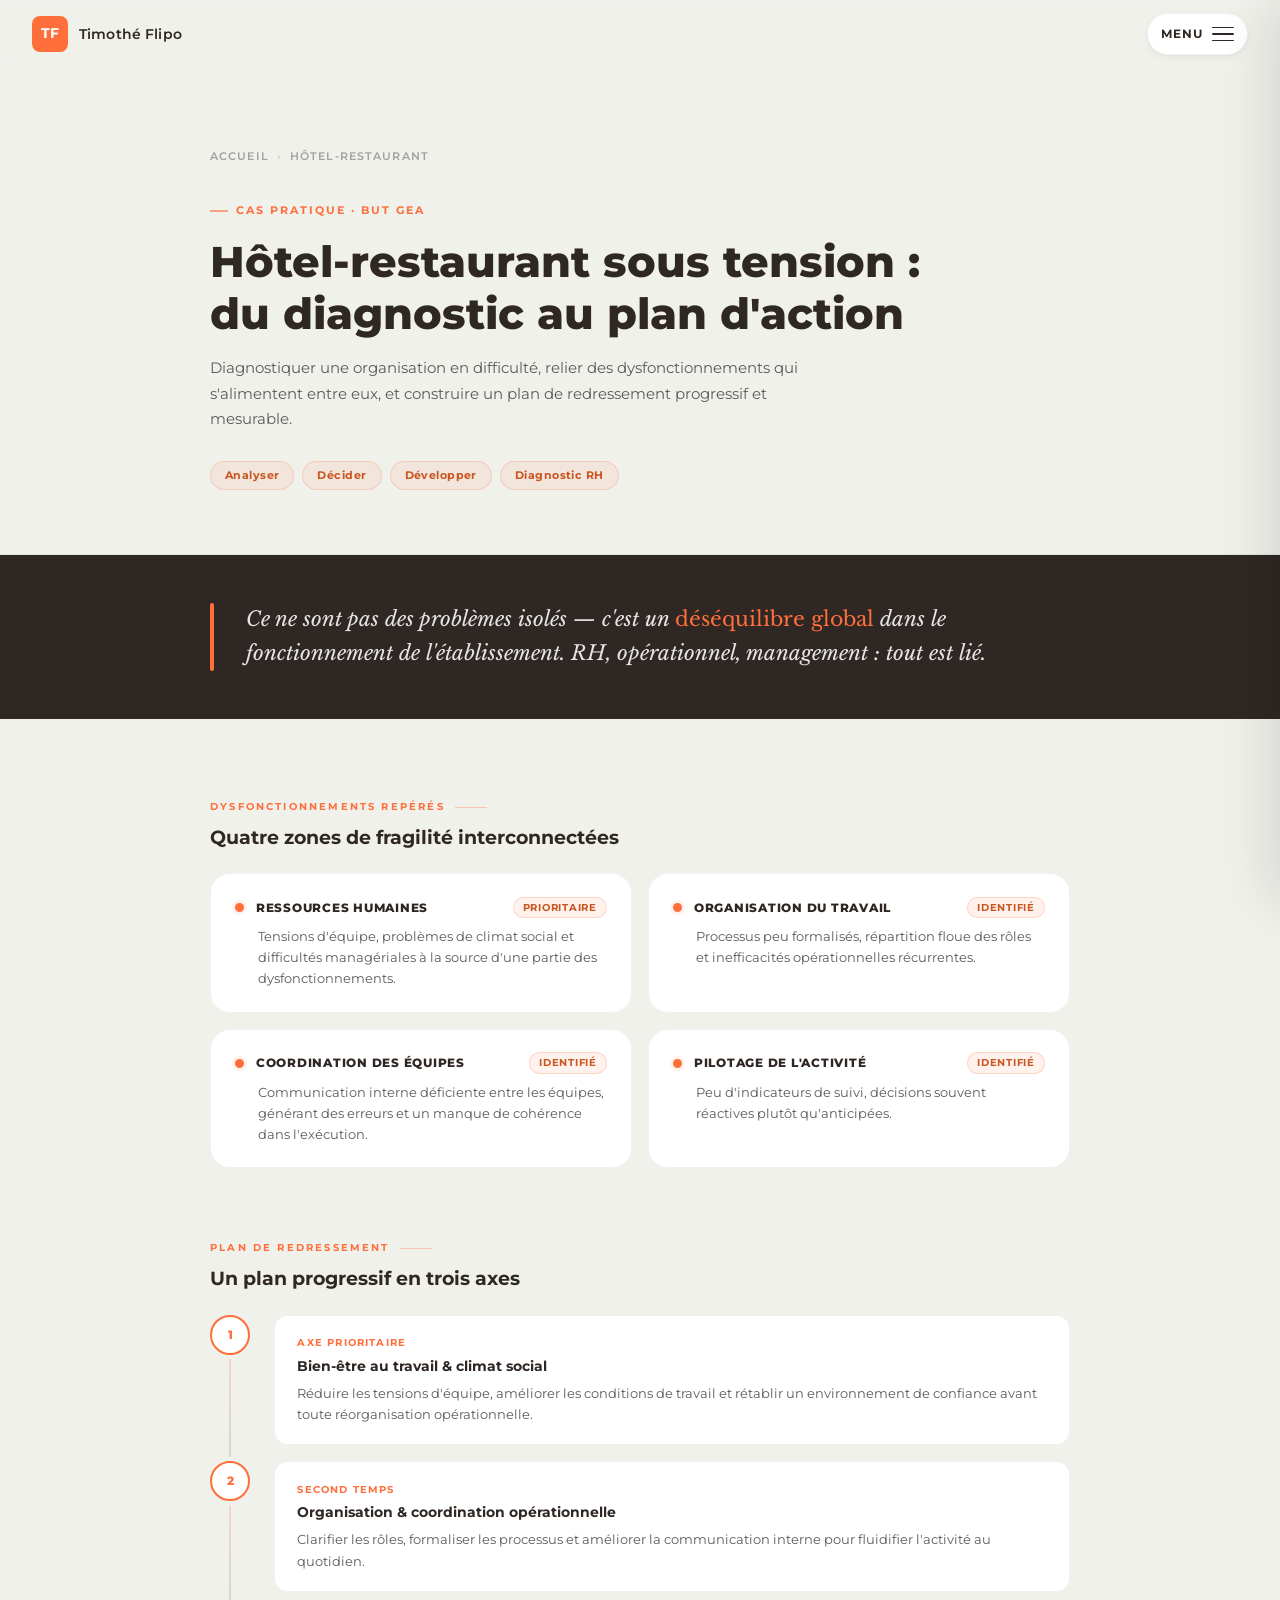
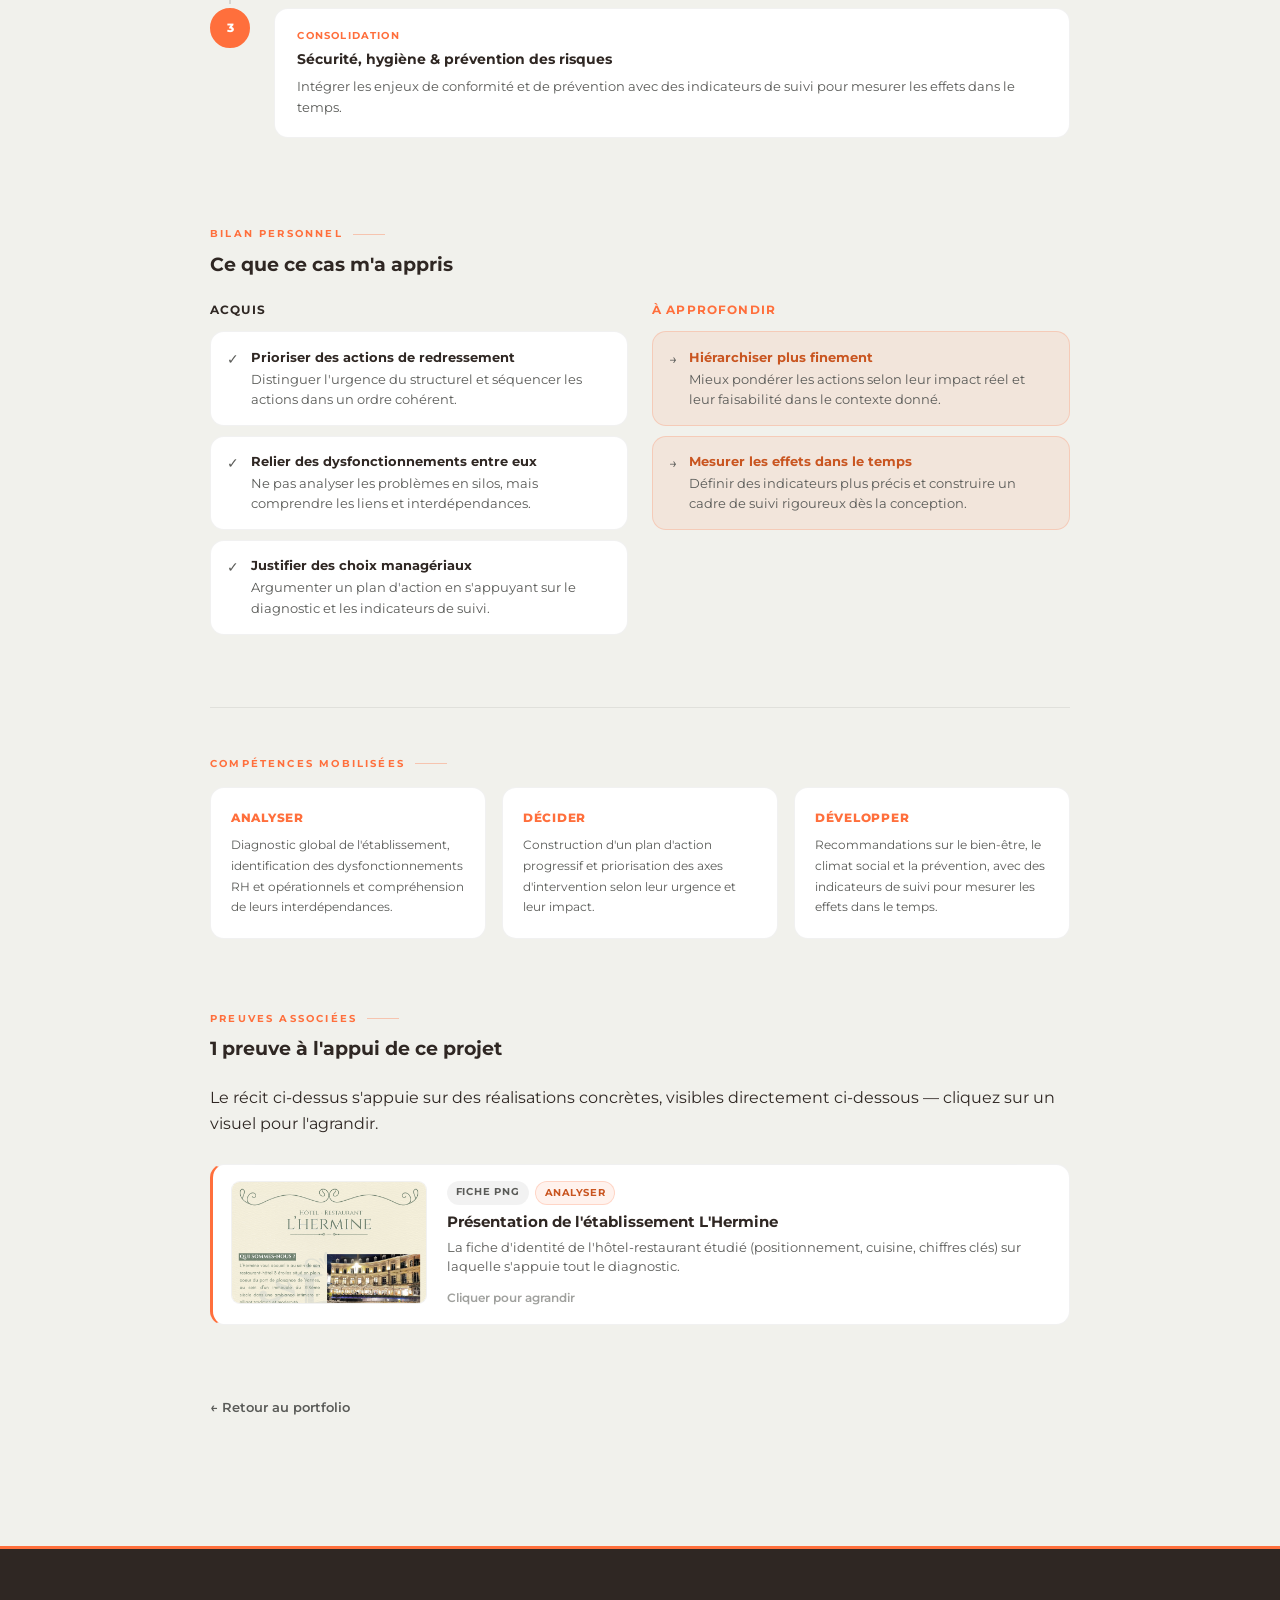
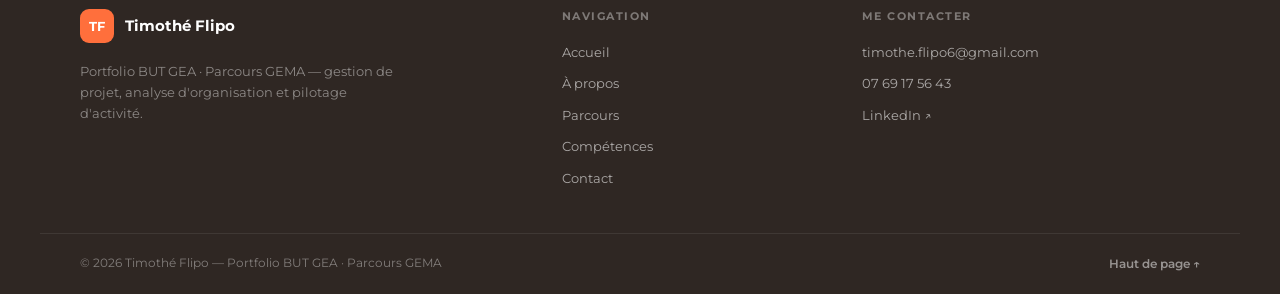
<file: hotel-restaurant.html>
<!DOCTYPE html>
<html lang="fr">
<head>
  <meta charset="UTF-8">
  <meta name="viewport" content="width=device-width, initial-scale=1.0">
  <meta name="description" content="Hôtel-restaurant sous tension : du diagnostic au plan d'action — Projet de Timothé Flipo.">
  <title>Hôtel-restaurant — Timothé Flipo</title>
  <link rel="preconnect" href="https://fonts.googleapis.com">
  <link rel="preconnect" href="https://fonts.gstatic.com" crossorigin>
  <link href="https://fonts.googleapis.com/css2?family=Libre+Baskerville:ital,wght@0,700;1,700&family=Montserrat:wght@400;500;600;700;800&display=swap" rel="stylesheet">
  <link rel="stylesheet" href="css/style.css?v=119">
  <style>

    /* ---- Hero ---- */
    .proj-hero {
      padding: calc(var(--header-h) + 5rem) 2rem 4rem;
      background-color: var(--bg);
      border-bottom: 1px solid rgba(0,0,0,0.06);
    }
    .proj-hero-inner { max-width: 860px; margin: 0 auto; }

    .proj-breadcrumb {
      display: flex; align-items: center; gap: 8px;
      font-size: 0.7rem; color: var(--light-gray);
      margin-bottom: 1.75rem; text-transform: uppercase;
      letter-spacing: 0.1em; font-weight: 600;
    }
    .proj-breadcrumb a { color: var(--light-gray); transition: color .2s; }
    .proj-breadcrumb a:hover { color: var(--accent); }
    .proj-breadcrumb-sep { opacity: 0.4; }

    .proj-eyebrow {
      display: inline-flex; align-items: center; gap: 8px;
      font-size: 0.7rem; text-transform: uppercase;
      letter-spacing: 0.18em; color: var(--accent); font-weight: 700; margin-bottom: 1rem;
    }
    .proj-eyebrow::before {
      content: ''; display: block; width: 18px; height: 1.5px;
      background-color: var(--accent); opacity: 0.6;
    }
    .proj-title {
      font-family: 'Montserrat', sans-serif; font-weight: 800;
      font-size: clamp(1.6rem, 3.5vw, 2.7rem); line-height: 1.2;
      color: var(--dark); margin-bottom: 1rem;
    }
    .proj-subtitle {
      font-size: 0.92rem; color: var(--gray); line-height: 1.75;
      max-width: 600px; margin-bottom: 1.75rem;
    }
    .proj-tags-hero { display: flex; flex-wrap: wrap; gap: 8px; }
    .proj-tag-hero {
      padding: 5px 14px; border-radius: 50px; font-size: 0.68rem;
      font-weight: 700; letter-spacing: 0.04em;
      background-color: var(--accent-muted); color: var(--accent-dark);
      border: 1px solid var(--accent-border);
    }

    /* ---- Verdict ---- */
    .verdict {
      background-color: var(--dark);
      padding: 3rem 2rem;
    }
    .verdict-inner {
      max-width: 860px; margin: 0 auto;
      display: flex; align-items: center; gap: 2rem;
    }
    .verdict-bar {
      width: 4px; min-width: 4px; align-self: stretch;
      background-color: var(--accent); border-radius: 2px;
    }
    .verdict-text {
      font-family: 'Libre Baskerville', serif; font-style: italic;
      font-size: clamp(1rem, 2.2vw, 1.28rem);
      color: rgba(255,255,255,0.88); line-height: 1.65;
    }
    .verdict-text em { font-style: normal; color: var(--accent); }

    /* ---- Contenu ---- */
    .proj-content { padding: 5rem 2rem 8rem; }
    .proj-content-inner {
      max-width: 860px; margin: 0 auto;
      display: flex; flex-direction: column; gap: 4.5rem;
    }

    .section-label {
      display: flex; align-items: center; gap: 10px;
      font-size: 0.62rem; letter-spacing: 0.22em;
      text-transform: uppercase; color: var(--accent);
      font-weight: 700; margin-bottom: 0.6rem;
    }
    .section-label::after {
      content: ''; width: 32px; height: 1px;
      background-color: var(--accent); opacity: 0.35;
    }
    .section-title {
      font-family: 'Montserrat', sans-serif; font-weight: 700;
      font-size: 1.2rem; color: var(--dark); margin-bottom: 1.5rem; line-height: 1.3;
    }

    /* ---- Grille diagnostic ---- */
    .diag-grid {
      display: grid; grid-template-columns: repeat(2, 1fr); gap: 1rem;
    }
    .diag-card {
      background-color: var(--white); border-radius: var(--r-lg);
      padding: 1.4rem 1.5rem; border: 1px solid var(--card-border);
      position: relative; overflow: hidden;
      transition: box-shadow .25s ease, transform .25s ease;
    }
    .diag-card:hover { box-shadow: var(--shadow-sm); transform: translateY(-2px); }
    .diag-card-top {
      display: flex; align-items: center; gap: 0.75rem; margin-bottom: 8px;
    }
    .diag-dot {
      width: 9px; height: 9px; border-radius: 50%;
      background-color: var(--accent); flex-shrink: 0;
      box-shadow: 0 0 0 3px var(--accent-muted);
    }
    .diag-area {
      font-size: 0.78rem; font-weight: 800; color: var(--dark);
      text-transform: uppercase; letter-spacing: 0.06em;
    }
    .diag-status {
      margin-left: auto; font-size: 0.6rem; font-weight: 700;
      letter-spacing: 0.08em; text-transform: uppercase;
      color: var(--accent-dark); background-color: var(--accent-muted);
      border: 1px solid var(--accent-border);
      padding: 2px 9px; border-radius: 50px; white-space: nowrap;
    }
    .diag-card p {
      font-size: 0.8rem; color: var(--gray); line-height: 1.65; padding-left: 1.45rem;
    }

    /* ---- Roadmap 3 phases ---- */
    .phases-wrap { display: flex; flex-direction: column; gap: 0; }
    .phase-item {
      display: flex; gap: 1.5rem; align-items: stretch;
    }
    .phase-spine {
      display: flex; flex-direction: column; align-items: center; width: 40px; flex-shrink: 0;
    }
    .phase-circle {
      width: 40px; height: 40px; border-radius: 50%;
      background-color: var(--white); border: 2px solid var(--accent);
      color: var(--accent); display: flex; align-items: center; justify-content: center;
      font-size: 0.78rem; font-weight: 800; flex-shrink: 0; position: relative; z-index: 1;
    }
    .phase-item:last-child .phase-circle {
      background-color: var(--accent); color: var(--white);
    }
    .phase-line {
      flex: 1; width: 2px; background: linear-gradient(to bottom, var(--accent-border), var(--muted));
      margin: 4px 0;
    }
    .phase-item:last-child .phase-line { display: none; }
    .phase-body {
      background-color: var(--white); border-radius: var(--r-md);
      padding: 1.2rem 1.4rem; border: 1px solid var(--card-border);
      flex: 1; margin-bottom: 1rem;
      transition: box-shadow .25s ease;
    }
    .phase-body:hover { box-shadow: var(--shadow-sm); }
    .phase-label {
      font-size: 0.62rem; font-weight: 700; color: var(--accent);
      text-transform: uppercase; letter-spacing: 0.12em; margin-bottom: 4px;
    }
    .phase-body h4 { font-size: 0.9rem; font-weight: 700; color: var(--dark); margin-bottom: 5px; }
    .phase-body p { font-size: 0.8rem; color: var(--gray); line-height: 1.65; }

    /* ---- Bilan : acquis / à approfondir ---- */
    .bilan {
      display: grid; grid-template-columns: 1fr 1fr; gap: 1.5rem; align-items: start;
    }
    .bilan-col { }
    .bilan-col-title {
      font-size: 0.72rem; font-weight: 700; text-transform: uppercase;
      letter-spacing: 0.1em; margin-bottom: 0.75rem;
    }
    .bilan-col-title.acquired { color: var(--dark); }
    .bilan-col-title.progress { color: var(--accent); }

    .bilan-item {
      display: flex; gap: 0.75rem; align-items: flex-start;
      padding: 0.9rem 1rem; border-radius: var(--r-md);
      border: 1px solid var(--card-border);
      background-color: var(--white); margin-bottom: 0.6rem;
      font-size: 0.8rem; color: var(--gray); line-height: 1.6;
    }
    .bilan-item:last-child { margin-bottom: 0; }
    .bilan-icon { font-size: 0.9rem; flex-shrink: 0; margin-top: 1px; }
    .bilan-item strong { color: var(--dark); font-weight: 700; display: block; margin-bottom: 2px; font-size: 0.82rem; }

    .bilan-item.progress-item {
      border-color: var(--accent-border);
      background-color: var(--accent-muted);
    }
    .bilan-item.progress-item strong { color: var(--accent-dark); }

    /* ---- Compétences light ---- */
    .skills-light { padding-top: 3rem; border-top: 1px solid rgba(0,0,0,0.07); }
    .skills-row { display: grid; grid-template-columns: repeat(3, 1fr); gap: 1rem; margin-top: 1rem; }
    .skill-light-card {
      background-color: var(--white); border-radius: var(--r-md);
      padding: 1.25rem; border: 1px solid var(--card-border);
      transition: box-shadow .25s ease, border-color .25s ease;
    }
    .skill-light-card:hover { box-shadow: var(--shadow-sm); border-color: var(--accent-border); }
    .skill-light-name {
      font-size: 0.78rem; font-weight: 800; color: var(--accent);
      letter-spacing: 0.06em; text-transform: uppercase; margin-bottom: 7px;
    }
    .skill-light-desc { font-size: 0.78rem; color: var(--gray); line-height: 1.65; }

    /* ---- Back ---- */
    .proj-back {
      display: inline-flex; align-items: center; gap: 8px;
      font-size: 0.82rem; font-weight: 600; color: var(--gray);
      text-decoration: none; transition: color .2s;
    }
    .proj-back:hover { color: var(--accent); }

    /* ---- Responsive ---- */
    @media (max-width: 700px) {
      .diag-grid { grid-template-columns: 1fr; }
      .bilan { grid-template-columns: 1fr; }
      .skills-row { grid-template-columns: 1fr; }
      .verdict-inner { flex-direction: column; gap: 1rem; }
      .verdict-bar { width: 100%; min-width: unset; height: 3px; align-self: auto; }
    }
  </style>
</head>
<body>

  <!-- HERO -->
  <div class="proj-hero">
    <div class="proj-hero-inner">
      <div class="proj-breadcrumb">
        <a href="index.html">Accueil</a>
        <span class="proj-breadcrumb-sep">›</span>
        <span>Hôtel-restaurant</span>
      </div>
      <div class="proj-eyebrow">Cas pratique · BUT GEA</div>
      <h1 class="proj-title">Hôtel-restaurant sous tension :<br>du diagnostic au plan d'action</h1>
      <p class="proj-subtitle">Diagnostiquer une organisation en difficulté, relier des dysfonctionnements qui s'alimentent entre eux, et construire un plan de redressement progressif et mesurable.</p>
      <div class="proj-tags-hero">
        <span class="proj-tag-hero">Analyser</span>
        <span class="proj-tag-hero">Décider</span>
        <span class="proj-tag-hero">Développer</span>
        <span class="proj-tag-hero">Diagnostic RH</span>
      </div>
    </div>
  </div>

  <!-- VERDICT -->
  <div class="verdict">
    <div class="verdict-inner">
      <div class="verdict-bar"></div>
      <p class="verdict-text">Ce ne sont pas des problèmes isolés — c'est un <em>déséquilibre global</em> dans le fonctionnement de l'établissement. RH, opérationnel, management : tout est lié.</p>
    </div>
  </div>

  <!-- CONTENU -->
  <div class="proj-content">
    <div class="proj-content-inner">

      <!-- Dysfonctionnements -->
      <div>
        <div class="section-label">Dysfonctionnements repérés</div>
        <h2 class="section-title">Quatre zones de fragilité interconnectées</h2>
        <div class="diag-grid">
          <div class="diag-card">
            <div class="diag-card-top">
              <span class="diag-dot"></span>
              <span class="diag-area">Ressources humaines</span>
              <span class="diag-status">Prioritaire</span>
            </div>
            <p>Tensions d'équipe, problèmes de climat social et difficultés managériales à la source d'une partie des dysfonctionnements.</p>
          </div>
          <div class="diag-card">
            <div class="diag-card-top">
              <span class="diag-dot"></span>
              <span class="diag-area">Organisation du travail</span>
              <span class="diag-status">Identifié</span>
            </div>
            <p>Processus peu formalisés, répartition floue des rôles et inefficacités opérationnelles récurrentes.</p>
          </div>
          <div class="diag-card">
            <div class="diag-card-top">
              <span class="diag-dot"></span>
              <span class="diag-area">Coordination des équipes</span>
              <span class="diag-status">Identifié</span>
            </div>
            <p>Communication interne déficiente entre les équipes, générant des erreurs et un manque de cohérence dans l'exécution.</p>
          </div>
          <div class="diag-card">
            <div class="diag-card-top">
              <span class="diag-dot"></span>
              <span class="diag-area">Pilotage de l'activité</span>
              <span class="diag-status">Identifié</span>
            </div>
            <p>Peu d'indicateurs de suivi, décisions souvent réactives plutôt qu'anticipées.</p>
          </div>
        </div>
      </div>

      <!-- Plan d'action : 3 phases -->
      <div>
        <div class="section-label">Plan de redressement</div>
        <h2 class="section-title">Un plan progressif en trois axes</h2>
        <div class="phases-wrap">
          <div class="phase-item">
            <div class="phase-spine">
              <div class="phase-circle">1</div>
              <div class="phase-line"></div>
            </div>
            <div class="phase-body">
              <div class="phase-label">Axe prioritaire</div>
              <h4>Bien-être au travail & climat social</h4>
              <p>Réduire les tensions d'équipe, améliorer les conditions de travail et rétablir un environnement de confiance avant toute réorganisation opérationnelle.</p>
            </div>
          </div>
          <div class="phase-item">
            <div class="phase-spine">
              <div class="phase-circle">2</div>
              <div class="phase-line"></div>
            </div>
            <div class="phase-body">
              <div class="phase-label">Second temps</div>
              <h4>Organisation & coordination opérationnelle</h4>
              <p>Clarifier les rôles, formaliser les processus et améliorer la communication interne pour fluidifier l'activité au quotidien.</p>
            </div>
          </div>
          <div class="phase-item">
            <div class="phase-spine">
              <div class="phase-circle">3</div>
              <div class="phase-line"></div>
            </div>
            <div class="phase-body">
              <div class="phase-label">Consolidation</div>
              <h4>Sécurité, hygiène & prévention des risques</h4>
              <p>Intégrer les enjeux de conformité et de prévention avec des indicateurs de suivi pour mesurer les effets dans le temps.</p>
            </div>
          </div>
        </div>
      </div>

      <!-- Bilan -->
      <div>
        <div class="section-label">Bilan personnel</div>
        <h2 class="section-title">Ce que ce cas m'a appris</h2>
        <div class="bilan">
          <div class="bilan-col">
            <div class="bilan-col-title acquired">Acquis</div>
            <div class="bilan-item">
              <span class="bilan-icon">✓</span>
              <div><strong>Prioriser des actions de redressement</strong>Distinguer l'urgence du structurel et séquencer les actions dans un ordre cohérent.</div>
            </div>
            <div class="bilan-item">
              <span class="bilan-icon">✓</span>
              <div><strong>Relier des dysfonctionnements entre eux</strong>Ne pas analyser les problèmes en silos, mais comprendre les liens et interdépendances.</div>
            </div>
            <div class="bilan-item">
              <span class="bilan-icon">✓</span>
              <div><strong>Justifier des choix managériaux</strong>Argumenter un plan d'action en s'appuyant sur le diagnostic et les indicateurs de suivi.</div>
            </div>
          </div>
          <div class="bilan-col">
            <div class="bilan-col-title progress">À approfondir</div>
            <div class="bilan-item progress-item">
              <span class="bilan-icon">→</span>
              <div><strong>Hiérarchiser plus finement</strong>Mieux pondérer les actions selon leur impact réel et leur faisabilité dans le contexte donné.</div>
            </div>
            <div class="bilan-item progress-item">
              <span class="bilan-icon">→</span>
              <div><strong>Mesurer les effets dans le temps</strong>Définir des indicateurs plus précis et construire un cadre de suivi rigoureux dès la conception.</div>
            </div>
          </div>
        </div>
      </div>

      <!-- Compétences -->
      <div class="skills-light">
        <div class="section-label">Compétences mobilisées</div>
        <div class="skills-row">
          <div class="skill-light-card">
            <div class="skill-light-name">Analyser</div>
            <div class="skill-light-desc">Diagnostic global de l'établissement, identification des dysfonctionnements RH et opérationnels et compréhension de leurs interdépendances.</div>
          </div>
          <div class="skill-light-card">
            <div class="skill-light-name">Décider</div>
            <div class="skill-light-desc">Construction d'un plan d'action progressif et priorisation des axes d'intervention selon leur urgence et leur impact.</div>
          </div>
          <div class="skill-light-card">
            <div class="skill-light-name">Développer</div>
            <div class="skill-light-desc">Recommandations sur le bien-être, le climat social et la prévention, avec des indicateurs de suivi pour mesurer les effets dans le temps.</div>
          </div>
        </div>
      </div>

      <!-- Retour -->
      <!-- Preuves associées (injecté par buildPreuvesSection dans main.js) -->
      <div id="preuves-mount" data-slug="hotel-restaurant" class="preuve-section reveal"></div>

      <a href="index.html#proj-hotel-restaurant" class="proj-back">← Retour au portfolio</a>

    </div>
  </div>

  <!-- FOOTER -->
  <footer class="site-footer">
    <div class="footer-inner">
      <div class="footer-brand">
        <div class="footer-logo">
          <div class="footer-logo-mark">TF</div>
          <span class="footer-name">Timothé Flipo</span>
        </div>
        <p class="footer-tagline">Portfolio BUT GEA · Parcours GEMA — gestion de projet, analyse d'organisation et pilotage d'activité.</p>
      </div>
      <nav class="footer-col" aria-label="Navigation du pied de page">
        <span class="footer-col-title">Navigation</span>
        <a href="index.html">Accueil</a>
        <a href="about.html">À propos</a>
        <a href="parcours.html">Parcours</a>
        <a href="competences.html">Compétences</a>
        <a href="contact.html">Contact</a>
      </nav>
      <div class="footer-col">
        <span class="footer-col-title">Me contacter</span>
        <a href="mailto:timothe.flipo6@gmail.com">timothe.flipo6@gmail.com</a>
        <a href="tel:+33769175643">07 69 17 56 43</a>
        <a href="https://www.linkedin.com/in/timoth%C3%A9-flipo-675099336" target="_blank" rel="noopener">LinkedIn ↗</a>
      </div>
    </div>
    <div class="footer-bottom">
      <span class="footer-copy">© 2026 Timothé Flipo — Portfolio BUT GEA · Parcours GEMA</span>
      <button type="button" class="footer-top" onclick="window.scrollTo({top:0,behavior:'smooth'})">Haut de page ↑</button>
    </div>
  </footer>

  <script src="js/data.js?v=119"></script>
  <script src="js/main.js?v=119"></script>
</body>
</html>
</file>
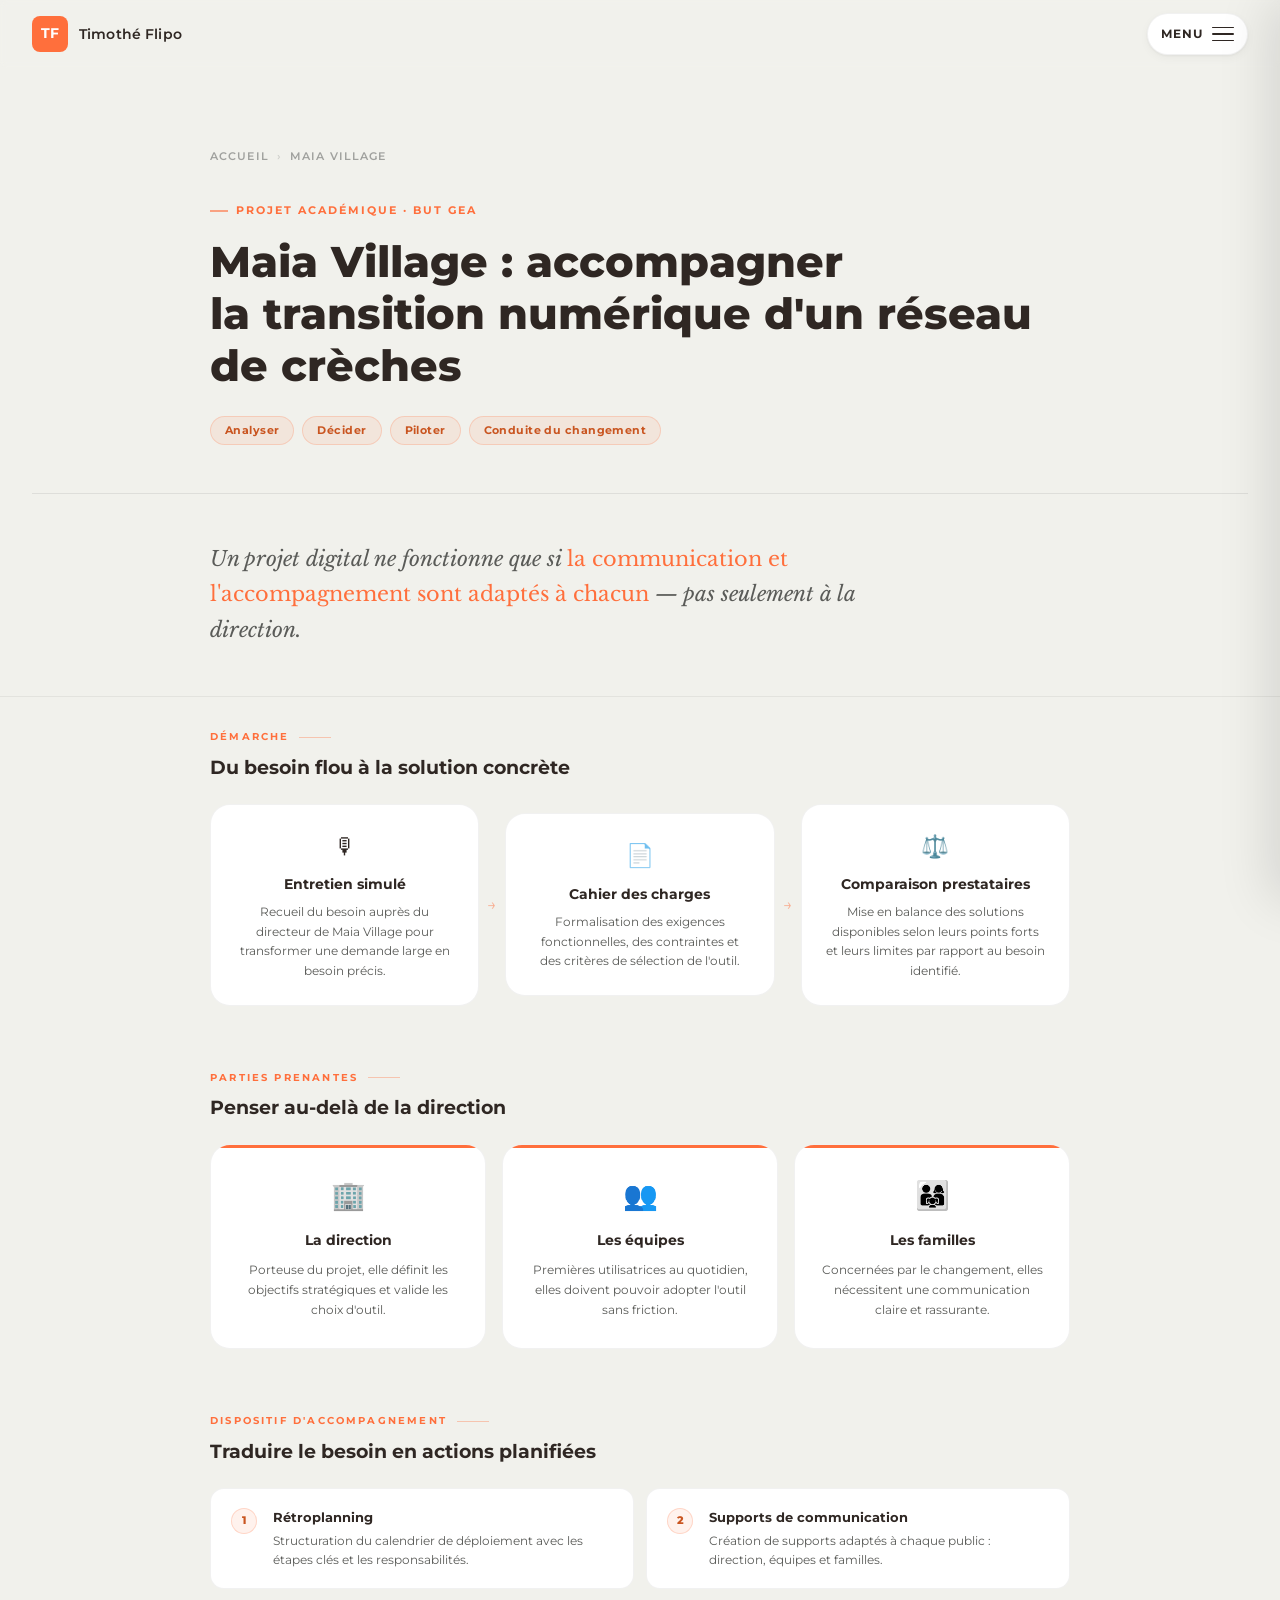
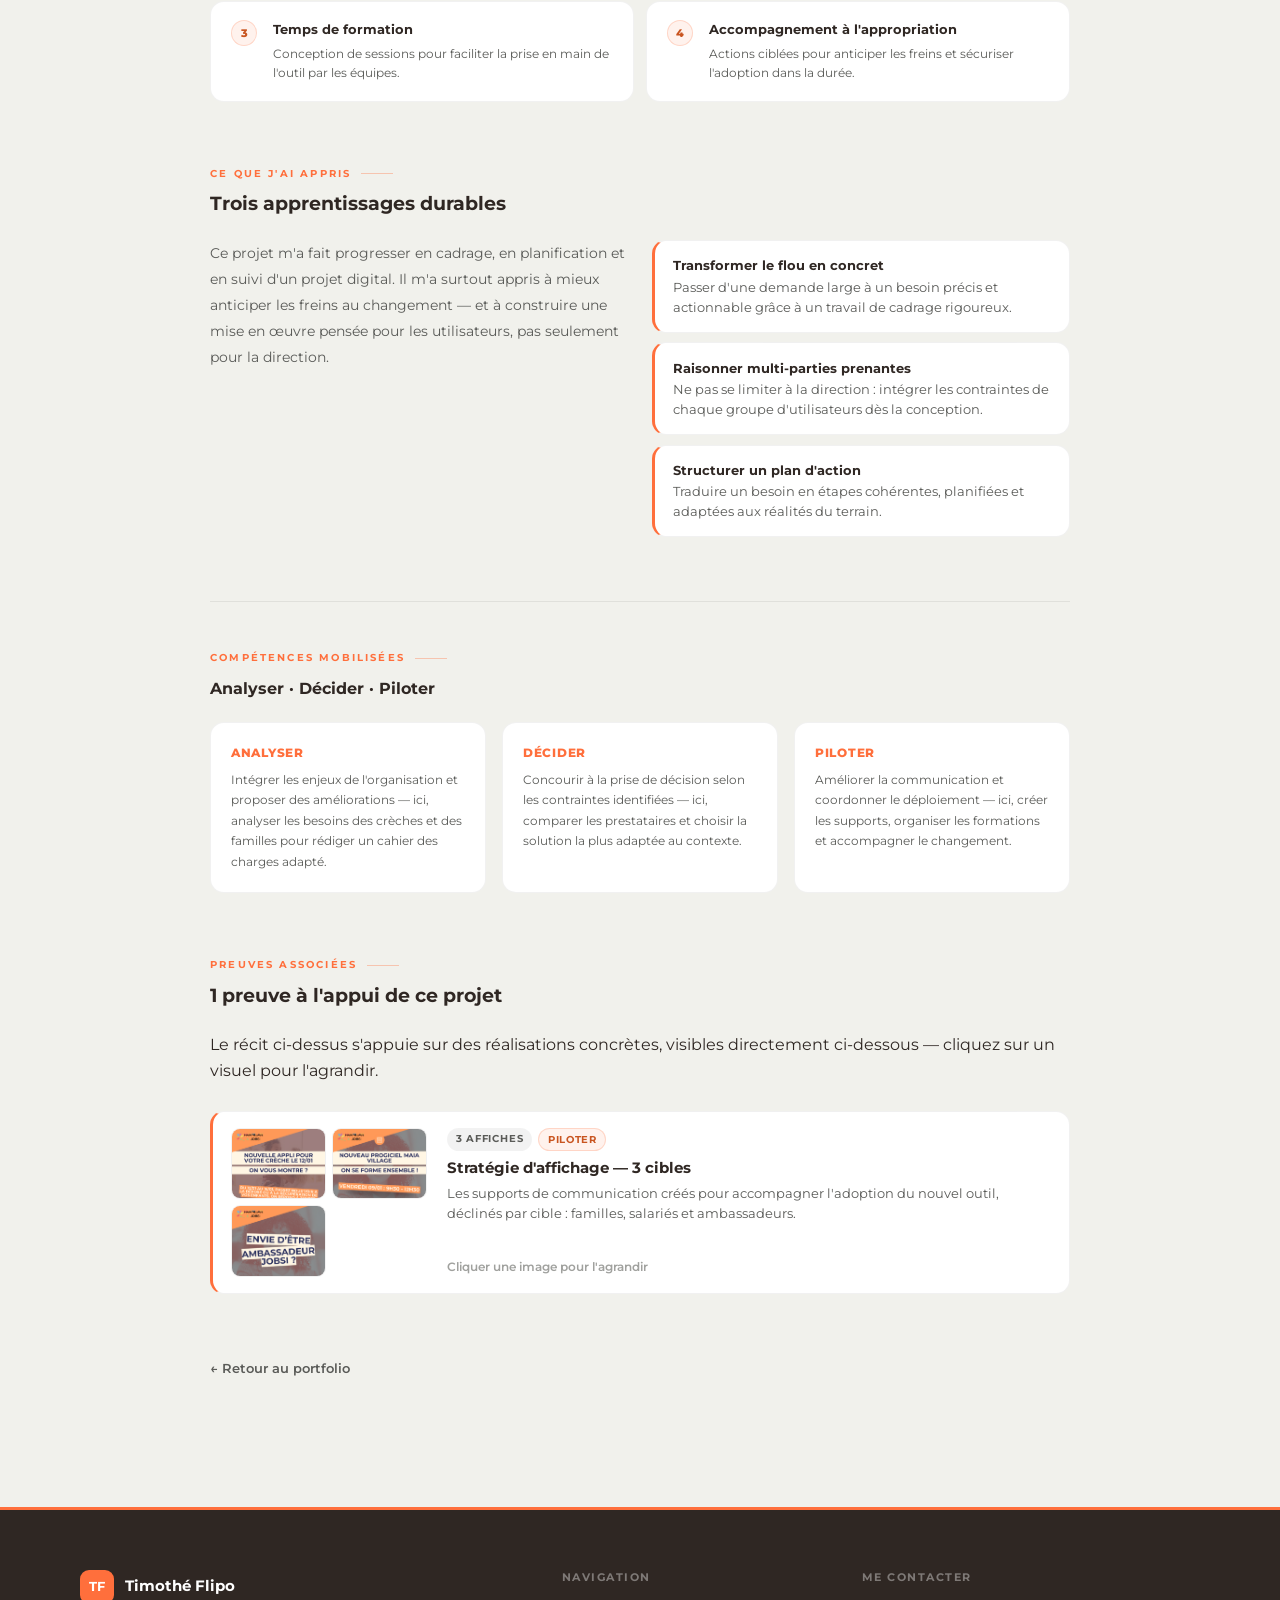
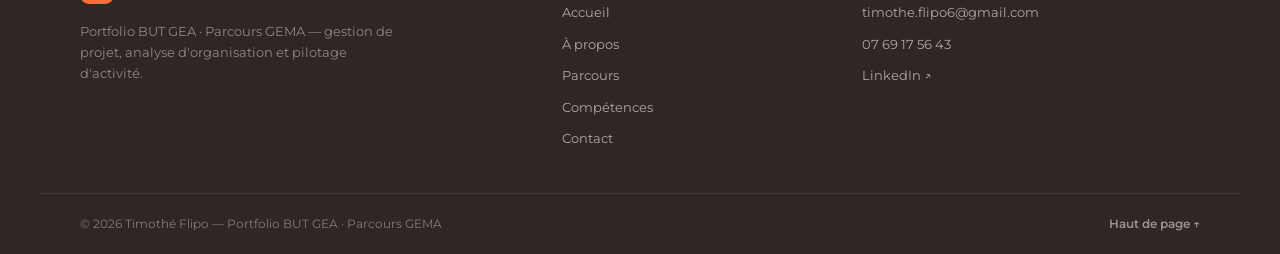
<file: maia-village.html>
<!DOCTYPE html>
<html lang="fr">
<head>
  <meta charset="UTF-8">
  <meta name="viewport" content="width=device-width, initial-scale=1.0">
  <meta name="description" content="Maia Village : accompagner la transition numérique d'un réseau de crèches — Projet de Timothé Flipo.">
  <title>Maia Village — Timothé Flipo</title>
  <link rel="preconnect" href="https://fonts.googleapis.com">
  <link rel="preconnect" href="https://fonts.gstatic.com" crossorigin>
  <link href="https://fonts.googleapis.com/css2?family=Libre+Baskerville:ital,wght@0,700;1,700&family=Montserrat:wght@400;500;600;700;800&display=swap" rel="stylesheet">
  <link rel="stylesheet" href="css/style.css?v=119">
  <style>

    /* ---- Hero ---- */
    .proj-hero {
      padding: calc(var(--header-h) + 5rem) 2rem 0;
      background-color: var(--bg);
    }
    .proj-hero-inner {
      max-width: 860px;
      margin: 0 auto;
    }
    .proj-breadcrumb {
      display: flex;
      align-items: center;
      gap: 8px;
      font-size: 0.7rem;
      color: var(--light-gray);
      margin-bottom: 1.75rem;
      text-transform: uppercase;
      letter-spacing: 0.1em;
      font-weight: 600;
    }
    .proj-breadcrumb a { color: var(--light-gray); transition: color .2s; }
    .proj-breadcrumb a:hover { color: var(--accent); }
    .proj-breadcrumb-sep { opacity: 0.4; }
    .proj-eyebrow {
      display: inline-flex;
      align-items: center;
      gap: 8px;
      font-size: 0.7rem;
      text-transform: uppercase;
      letter-spacing: 0.18em;
      color: var(--accent);
      font-weight: 700;
      margin-bottom: 1rem;
    }
    .proj-eyebrow::before {
      content: '';
      display: block;
      width: 18px;
      height: 1.5px;
      background-color: var(--accent);
      opacity: 0.6;
    }
    .proj-title {
      font-family: 'Montserrat', sans-serif;
      font-weight: 800;
      font-size: clamp(1.6rem, 3.5vw, 2.7rem);
      line-height: 1.2;
      color: var(--dark);
      margin-bottom: 1.5rem;
    }
    .proj-tags-hero {
      display: flex;
      flex-wrap: wrap;
      gap: 8px;
      margin-bottom: 3rem;
    }
    .proj-tag-hero {
      padding: 5px 14px;
      border-radius: 50px;
      font-size: 0.68rem;
      font-weight: 700;
      letter-spacing: 0.04em;
      background-color: var(--accent-muted);
      color: var(--accent-dark);
      border: 1px solid var(--accent-border);
    }

    /* ---- Pull quote ---- */
    .pull-quote {
      border-top: 1px solid rgba(0,0,0,0.08);
      margin: 0 2rem;
    }
    .pull-quote-inner {
      max-width: 860px;
      margin: 0 auto;
      padding: 3rem 0;
    }
    .pull-quote p {
      font-family: 'Libre Baskerville', serif;
      font-style: italic;
      font-size: clamp(1.05rem, 2vw, 1.3rem);
      color: var(--gray);
      line-height: 1.7;
      max-width: 700px;
    }
    .pull-quote p em { font-style: normal; color: var(--accent); }

    /* ---- Contenu ---- */
    .proj-content {
      padding: 2rem 2rem 8rem;
      border-top: 1px solid rgba(0,0,0,0.06);
    }
    .proj-content-inner {
      max-width: 860px;
      margin: 0 auto;
      display: flex;
      flex-direction: column;
      gap: 4rem;
    }

    .section-label {
      display: flex;
      align-items: center;
      gap: 10px;
      font-size: 0.62rem;
      letter-spacing: 0.22em;
      text-transform: uppercase;
      color: var(--accent);
      font-weight: 700;
      margin-bottom: 0.6rem;
    }
    .section-label::after {
      content: '';
      width: 32px;
      height: 1px;
      background-color: var(--accent);
      opacity: 0.35;
    }
    .section-title {
      font-family: 'Montserrat', sans-serif;
      font-weight: 700;
      font-size: 1.2rem;
      color: var(--dark);
      margin-bottom: 1.5rem;
      line-height: 1.3;
    }

    /* ---- Flow horizontal (besoin → CdC → prestataires) ---- */
    .flow {
      display: grid;
      grid-template-columns: 1fr auto 1fr auto 1fr;
      gap: 0;
      align-items: center;
    }
    .flow-item {
      background-color: var(--white);
      border-radius: var(--r-lg);
      padding: 1.5rem;
      border: 1px solid var(--card-border);
      text-align: center;
      transition: box-shadow .25s ease, transform .25s ease;
    }
    .flow-item:hover {
      box-shadow: var(--shadow-sm);
      transform: translateY(-3px);
    }
    .flow-icon {
      font-size: 1.4rem;
      margin-bottom: 10px;
    }
    .flow-item h4 {
      font-size: 0.85rem;
      font-weight: 700;
      color: var(--dark);
      margin-bottom: 6px;
    }
    .flow-item p {
      font-size: 0.77rem;
      color: var(--gray);
      line-height: 1.6;
    }
    .flow-arrow {
      font-size: 1rem;
      color: var(--accent);
      opacity: 0.5;
      padding: 0 0.5rem;
      text-align: center;
      flex-shrink: 0;
    }

    /* ---- Parties prenantes ---- */
    .stakeholders {
      display: grid;
      grid-template-columns: repeat(3, 1fr);
      gap: 1rem;
    }
    .stakeholder {
      background-color: var(--white);
      border-radius: var(--r-lg);
      padding: 1.75rem 1.5rem;
      border: 1px solid var(--card-border);
      text-align: center;
      position: relative;
      overflow: hidden;
      transition: box-shadow .25s ease;
    }
    .stakeholder:hover { box-shadow: var(--shadow-sm); }
    .stakeholder::before {
      content: '';
      position: absolute;
      top: 0; left: 0; right: 0;
      height: 3px;
      background-color: var(--accent);
    }
    .stakeholder-emoji {
      font-size: 1.75rem;
      margin-bottom: 12px;
      display: block;
    }
    .stakeholder h4 {
      font-size: 0.85rem;
      font-weight: 700;
      color: var(--dark);
      margin-bottom: 8px;
    }
    .stakeholder p {
      font-size: 0.78rem;
      color: var(--gray);
      line-height: 1.62;
    }

    /* ---- Dispositif ---- */
    .dispositif {
      display: grid;
      grid-template-columns: repeat(2, 1fr);
      gap: 0.75rem;
    }
    .dispositif-item {
      display: flex;
      align-items: flex-start;
      gap: 1rem;
      padding: 1.1rem 1.25rem;
      background-color: var(--white);
      border-radius: var(--r-md);
      border: 1px solid var(--card-border);
    }
    .dispositif-num {
      width: 26px; height: 26px; min-width: 26px;
      border-radius: 50%;
      background-color: var(--accent-muted);
      border: 1px solid var(--accent-border);
      color: var(--accent-dark);
      display: flex; align-items: center; justify-content: center;
      font-size: 0.68rem;
      font-weight: 800;
      flex-shrink: 0;
      margin-top: 1px;
    }
    .dispositif-item h4 {
      font-size: 0.83rem;
      font-weight: 700;
      color: var(--dark);
      margin-bottom: 3px;
    }
    .dispositif-item p {
      font-size: 0.77rem;
      color: var(--gray);
      line-height: 1.6;
    }

    /* ---- Apprentissages ---- */
    .learnings {
      display: grid;
      grid-template-columns: 1fr 1fr;
      gap: 1.5rem;
      align-items: start;
    }
    .learning-prose {
      font-size: 0.88rem;
      color: var(--gray);
      line-height: 1.85;
    }
    .learning-pills {
      display: flex;
      flex-direction: column;
      gap: 0.6rem;
    }
    .learning-pill {
      display: flex;
      align-items: flex-start;
      gap: 0.75rem;
      padding: 0.9rem 1.1rem;
      background-color: var(--white);
      border-radius: var(--r-md);
      border: 1px solid var(--card-border);
      border-left: 3px solid var(--accent);
      font-size: 0.8rem;
      color: var(--gray);
      line-height: 1.55;
    }
    .learning-pill strong {
      color: var(--dark);
      font-weight: 700;
      font-size: 0.82rem;
      display: block;
      margin-bottom: 2px;
    }

    /* ---- Compétences — style light ---- */
    .skills-light {
      padding-top: 3rem;
      border-top: 1px solid rgba(0,0,0,0.07);
    }
    .skills-light-header {
      display: flex;
      align-items: center;
      justify-content: space-between;
      margin-bottom: 1.25rem;
      flex-wrap: wrap;
      gap: 1rem;
    }
    .skills-light-title {
      font-family: 'Montserrat', sans-serif;
      font-weight: 700;
      font-size: 1rem;
      color: var(--dark);
    }
    .skills-row {
      display: grid;
      grid-template-columns: repeat(3, 1fr);
      gap: 1rem;
    }
    .skill-light-card {
      background-color: var(--white);
      border-radius: var(--r-md);
      padding: 1.25rem;
      border: 1px solid var(--card-border);
      transition: box-shadow .25s ease, border-color .25s ease;
    }
    .skill-light-card:hover {
      box-shadow: var(--shadow-sm);
      border-color: var(--accent-border);
    }
    .skill-light-name {
      font-size: 0.78rem;
      font-weight: 800;
      color: var(--accent);
      letter-spacing: 0.06em;
      text-transform: uppercase;
      margin-bottom: 7px;
    }
    .skill-light-desc {
      font-size: 0.78rem;
      color: var(--gray);
      line-height: 1.65;
    }

    /* ---- Back ---- */
    .proj-back {
      display: inline-flex;
      align-items: center;
      gap: 8px;
      font-size: 0.82rem;
      font-weight: 600;
      color: var(--gray);
      text-decoration: none;
      transition: color .2s;
    }
    .proj-back:hover { color: var(--accent); }

    /* ---- Responsive ---- */
    @media (max-width: 700px) {
      .flow { grid-template-columns: 1fr; }
      .flow-arrow { transform: rotate(90deg); padding: 0.25rem 0; }
      .stakeholders { grid-template-columns: 1fr; }
      .dispositif { grid-template-columns: 1fr; }
      .learnings { grid-template-columns: 1fr; }
      .skills-row { grid-template-columns: 1fr; }
      .pull-quote { margin: 0 1rem; }
    }
  </style>
</head>
<body>

  <!-- HERO -->
  <div class="proj-hero">
    <div class="proj-hero-inner">
      <div class="proj-breadcrumb">
        <a href="index.html">Accueil</a>
        <span class="proj-breadcrumb-sep">›</span>
        <span>Maia Village</span>
      </div>
      <div class="proj-eyebrow">Projet académique · BUT GEA</div>
      <h1 class="proj-title">Maia Village : accompagner<br>la transition numérique d'un réseau de crèches</h1>
      <div class="proj-tags-hero">
        <span class="proj-tag-hero">Analyser</span>
        <span class="proj-tag-hero">Décider</span>
        <span class="proj-tag-hero">Piloter</span>
        <span class="proj-tag-hero">Conduite du changement</span>
      </div>
    </div>
  </div>

  <!-- PULL QUOTE -->
  <div class="pull-quote">
    <div class="pull-quote-inner">
      <p>Un projet digital ne fonctionne que si <em>la communication et l'accompagnement sont adaptés à chacun</em> — pas seulement à la direction.</p>
    </div>
  </div>

  <!-- CONTENU -->
  <div class="proj-content">
    <div class="proj-content-inner">

      <!-- Flow : du besoin à la solution -->
      <div>
        <div class="section-label">Démarche</div>
        <h2 class="section-title">Du besoin flou à la solution concrète</h2>
        <div class="flow">
          <div class="flow-item">
            <div class="flow-icon">🎙</div>
            <h4>Entretien simulé</h4>
            <p>Recueil du besoin auprès du directeur de Maia Village pour transformer une demande large en besoin précis.</p>
          </div>
          <div class="flow-arrow">→</div>
          <div class="flow-item">
            <div class="flow-icon">📄</div>
            <h4>Cahier des charges</h4>
            <p>Formalisation des exigences fonctionnelles, des contraintes et des critères de sélection de l'outil.</p>
          </div>
          <div class="flow-arrow">→</div>
          <div class="flow-item">
            <div class="flow-icon">⚖️</div>
            <h4>Comparaison prestataires</h4>
            <p>Mise en balance des solutions disponibles selon leurs points forts et leurs limites par rapport au besoin identifié.</p>
          </div>
        </div>
      </div>

      <!-- Parties prenantes -->
      <div>
        <div class="section-label">Parties prenantes</div>
        <h2 class="section-title">Penser au-delà de la direction</h2>
        <div class="stakeholders">
          <div class="stakeholder">
            <span class="stakeholder-emoji">🏢</span>
            <h4>La direction</h4>
            <p>Porteuse du projet, elle définit les objectifs stratégiques et valide les choix d'outil.</p>
          </div>
          <div class="stakeholder">
            <span class="stakeholder-emoji">👥</span>
            <h4>Les équipes</h4>
            <p>Premières utilisatrices au quotidien, elles doivent pouvoir adopter l'outil sans friction.</p>
          </div>
          <div class="stakeholder">
            <span class="stakeholder-emoji">👨‍👩‍👧</span>
            <h4>Les familles</h4>
            <p>Concernées par le changement, elles nécessitent une communication claire et rassurante.</p>
          </div>
        </div>
      </div>

      <!-- Dispositif d'accompagnement -->
      <div>
        <div class="section-label">Dispositif d'accompagnement</div>
        <h2 class="section-title">Traduire le besoin en actions planifiées</h2>
        <div class="dispositif">
          <div class="dispositif-item">
            <div class="dispositif-num">1</div>
            <div>
              <h4>Rétroplanning</h4>
              <p>Structuration du calendrier de déploiement avec les étapes clés et les responsabilités.</p>
            </div>
          </div>
          <div class="dispositif-item">
            <div class="dispositif-num">2</div>
            <div>
              <h4>Supports de communication</h4>
              <p>Création de supports adaptés à chaque public : direction, équipes et familles.</p>
            </div>
          </div>
          <div class="dispositif-item">
            <div class="dispositif-num">3</div>
            <div>
              <h4>Temps de formation</h4>
              <p>Conception de sessions pour faciliter la prise en main de l'outil par les équipes.</p>
            </div>
          </div>
          <div class="dispositif-item">
            <div class="dispositif-num">4</div>
            <div>
              <h4>Accompagnement à l'appropriation</h4>
              <p>Actions ciblées pour anticiper les freins et sécuriser l'adoption dans la durée.</p>
            </div>
          </div>
        </div>
      </div>

      <!-- Apprentissages -->
      <div>
        <div class="section-label">Ce que j'ai appris</div>
        <h2 class="section-title">Trois apprentissages durables</h2>
        <div class="learnings">
          <p class="learning-prose">
            Ce projet m'a fait progresser en cadrage, en planification et en suivi d'un projet digital. Il m'a surtout appris à mieux anticiper les freins au changement — et à construire une mise en œuvre pensée pour les utilisateurs, pas seulement pour la direction.
          </p>
          <div class="learning-pills">
            <div class="learning-pill">
              <div>
                <strong>Transformer le flou en concret</strong>
                Passer d'une demande large à un besoin précis et actionnable grâce à un travail de cadrage rigoureux.
              </div>
            </div>
            <div class="learning-pill">
              <div>
                <strong>Raisonner multi-parties prenantes</strong>
                Ne pas se limiter à la direction : intégrer les contraintes de chaque groupe d'utilisateurs dès la conception.
              </div>
            </div>
            <div class="learning-pill">
              <div>
                <strong>Structurer un plan d'action</strong>
                Traduire un besoin en étapes cohérentes, planifiées et adaptées aux réalités du terrain.
              </div>
            </div>
          </div>
        </div>
      </div>

      <!-- Compétences -->
      <div class="skills-light">
        <div class="skills-light-header">
          <div>
            <div class="section-label">Compétences mobilisées</div>
            <div class="skills-light-title">Analyser · Décider · Piloter</div>
          </div>
        </div>
        <div class="skills-row">
          <div class="skill-light-card">
            <div class="skill-light-name">Analyser</div>
            <div class="skill-light-desc">Intégrer les enjeux de l'organisation et proposer des améliorations — ici, analyser les besoins des crèches et des familles pour rédiger un cahier des charges adapté.</div>
          </div>
          <div class="skill-light-card">
            <div class="skill-light-name">Décider</div>
            <div class="skill-light-desc">Concourir à la prise de décision selon les contraintes identifiées — ici, comparer les prestataires et choisir la solution la plus adaptée au contexte.</div>
          </div>
          <div class="skill-light-card">
            <div class="skill-light-name">Piloter</div>
            <div class="skill-light-desc">Améliorer la communication et coordonner le déploiement — ici, créer les supports, organiser les formations et accompagner le changement.</div>
          </div>
        </div>
      </div>

      <!-- Retour -->
      <!-- Preuves associées (injecté par buildPreuvesSection dans main.js) -->
      <div id="preuves-mount" data-slug="maia-village" class="preuve-section reveal"></div>

      <a href="index.html#proj-maia-village" class="proj-back">← Retour au portfolio</a>

    </div>
  </div>

  <!-- FOOTER -->
  <footer class="site-footer">
    <div class="footer-inner">
      <div class="footer-brand">
        <div class="footer-logo">
          <div class="footer-logo-mark">TF</div>
          <span class="footer-name">Timothé Flipo</span>
        </div>
        <p class="footer-tagline">Portfolio BUT GEA · Parcours GEMA — gestion de projet, analyse d'organisation et pilotage d'activité.</p>
      </div>
      <nav class="footer-col" aria-label="Navigation du pied de page">
        <span class="footer-col-title">Navigation</span>
        <a href="index.html">Accueil</a>
        <a href="about.html">À propos</a>
        <a href="parcours.html">Parcours</a>
        <a href="competences.html">Compétences</a>
        <a href="contact.html">Contact</a>
      </nav>
      <div class="footer-col">
        <span class="footer-col-title">Me contacter</span>
        <a href="mailto:timothe.flipo6@gmail.com">timothe.flipo6@gmail.com</a>
        <a href="tel:+33769175643">07 69 17 56 43</a>
        <a href="https://www.linkedin.com/in/timoth%C3%A9-flipo-675099336" target="_blank" rel="noopener">LinkedIn ↗</a>
      </div>
    </div>
    <div class="footer-bottom">
      <span class="footer-copy">© 2026 Timothé Flipo — Portfolio BUT GEA · Parcours GEMA</span>
      <button type="button" class="footer-top" onclick="window.scrollTo({top:0,behavior:'smooth'})">Haut de page ↑</button>
    </div>
  </footer>

  <script src="js/data.js?v=119"></script>
  <script src="js/main.js?v=119"></script>
</body>
</html>
</file>
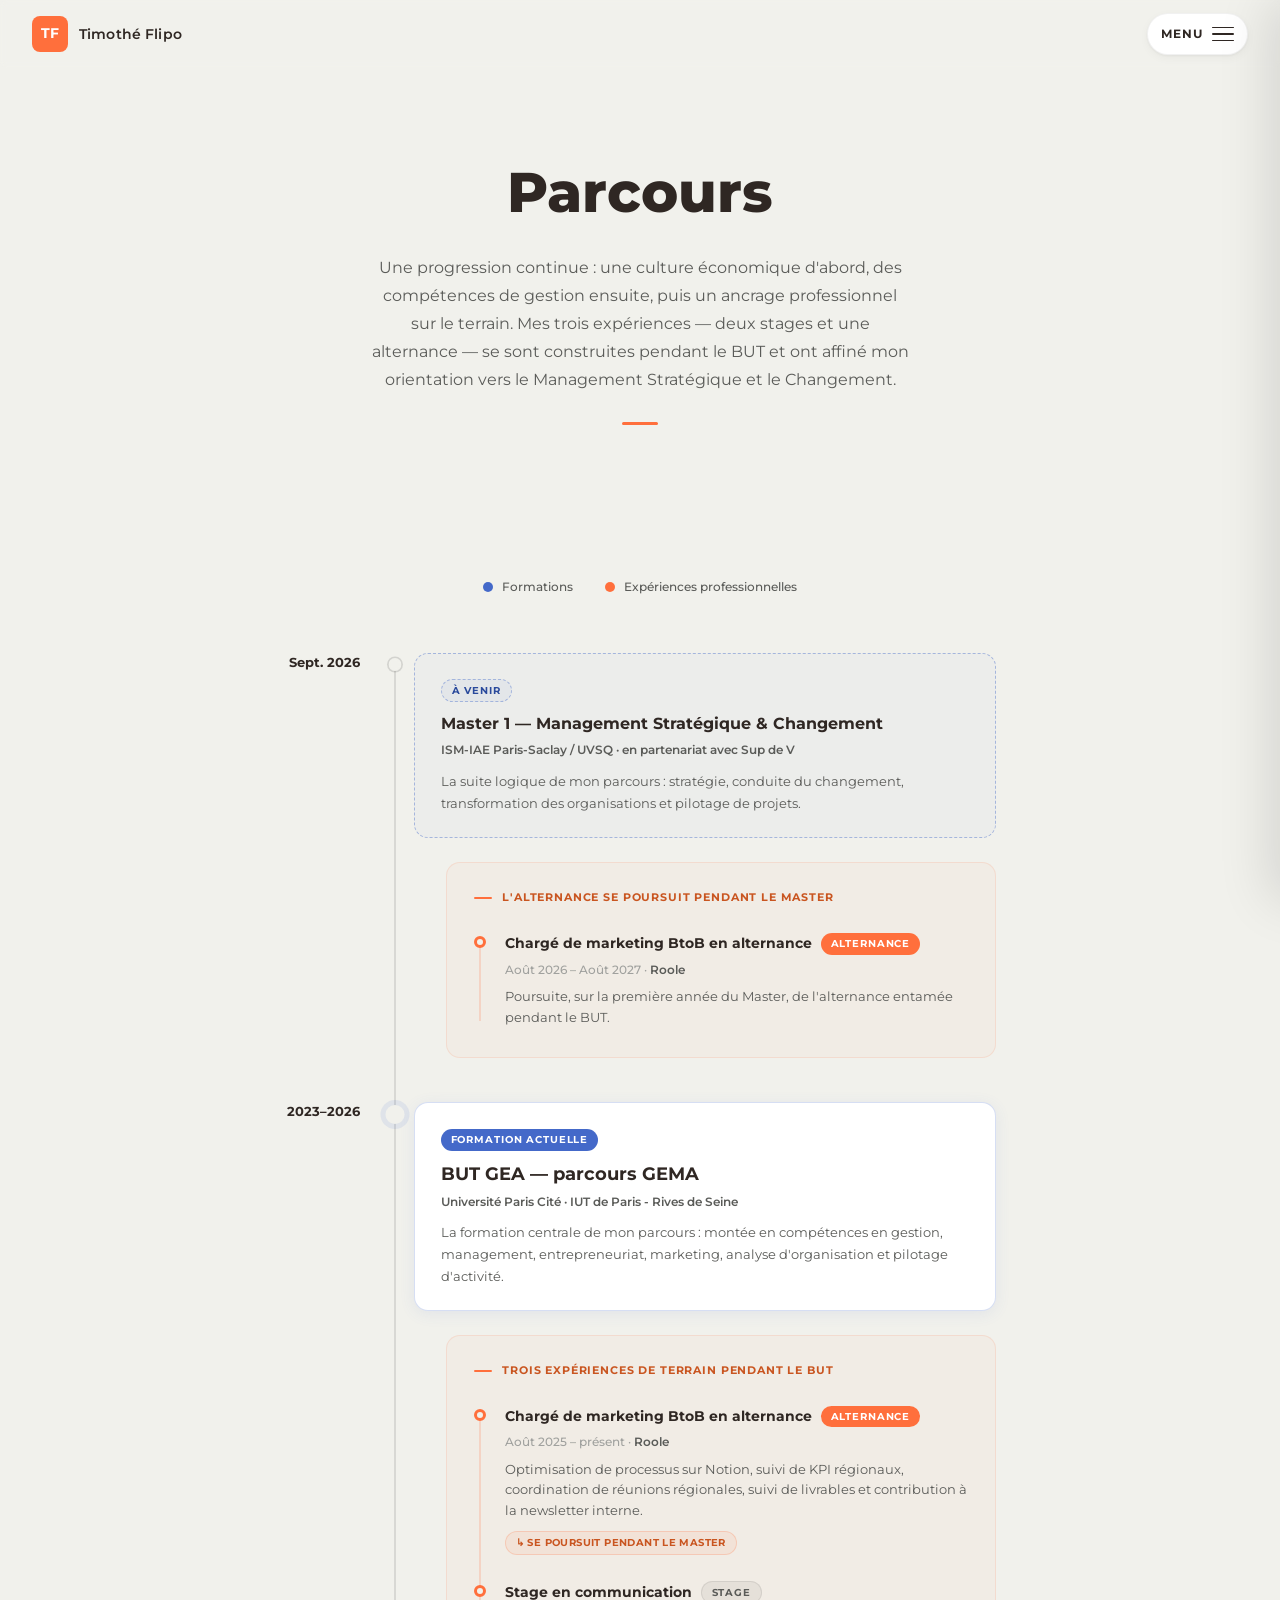
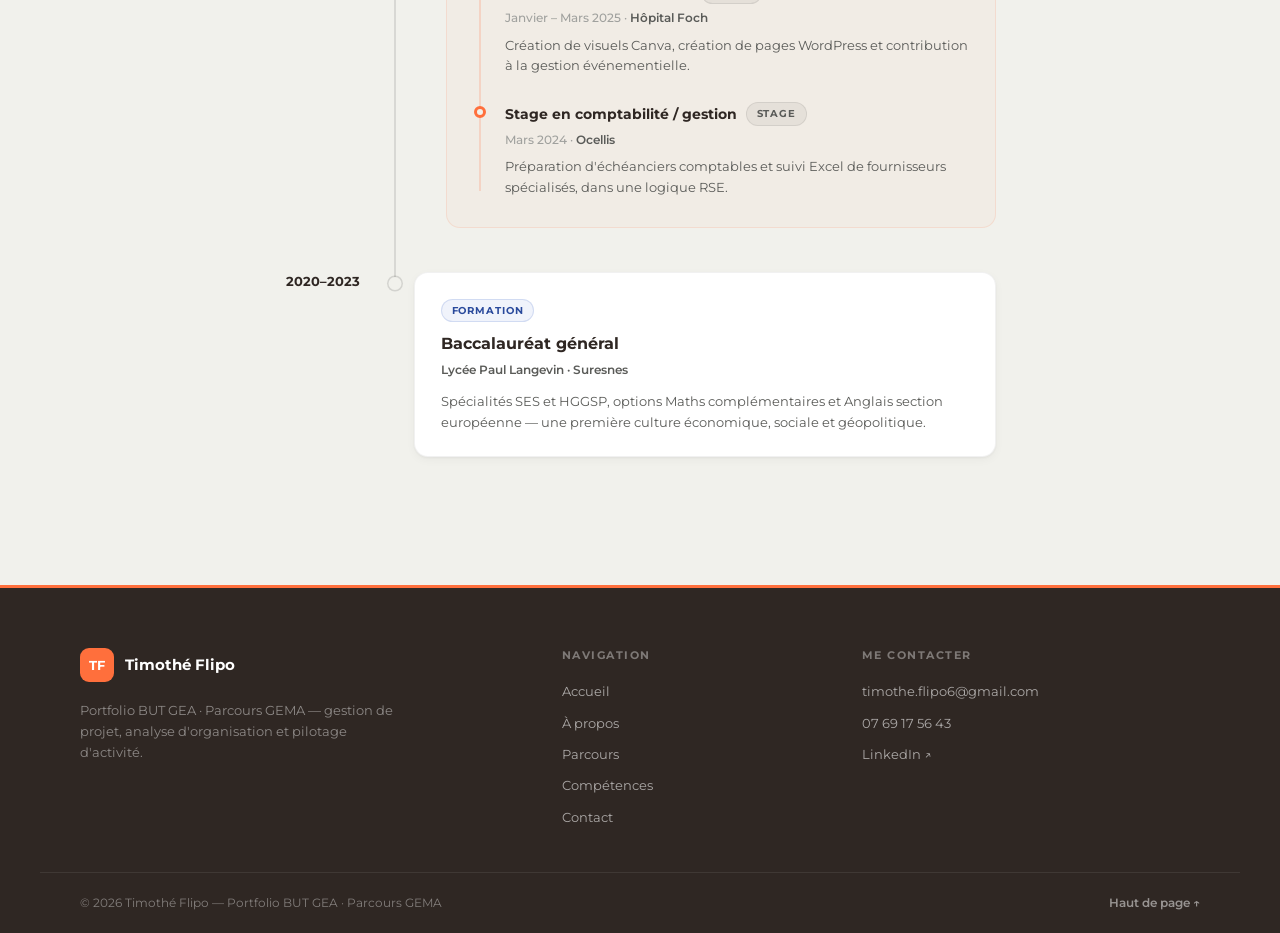
<file: parcours.html>
<!DOCTYPE html>
<html lang="fr">
<head>
  <meta charset="UTF-8">
  <meta name="viewport" content="width=device-width, initial-scale=1.0">
  <meta name="description" content="Parcours de Timothé Flipo — formations, expériences et progression vers le management stratégique.">
  <title>Parcours — Timothé Flipo</title>
  <link rel="preconnect" href="https://fonts.googleapis.com">
  <link rel="preconnect" href="https://fonts.gstatic.com" crossorigin>
  <link href="https://fonts.googleapis.com/css2?family=Libre+Baskerville:wght@700&family=Montserrat:wght@400;500;600;700;800&display=swap" rel="stylesheet">
  <link rel="stylesheet" href="css/style.css?v=119">
</head>
<body>

  <!-- Header injecté par main.js -->

  <main>

    <!-- PAGE HERO -->
    <div class="page-hero">
      <h1>Parcours</h1>
      <p>Une progression continue&nbsp;: une culture économique d'abord, des compétences de gestion ensuite, puis un ancrage professionnel sur le terrain. Mes trois expériences — deux stages et une alternance — se sont construites pendant le BUT et ont affiné mon orientation vers le Management Stratégique et le Changement.</p>
      <div class="page-divider"></div>
    </div>

    <!-- TIMELINE -->
    <section class="timeline-section">
      <div class="timeline-wrap">
        <div class="timeline-legend reveal">
          <div class="legend-item">
            <div class="legend-dot scolaire"></div>
            <span>Formations</span>
          </div>
          <div class="legend-item">
            <div class="legend-dot pro"></div>
            <span>Expériences professionnelles</span>
          </div>
        </div>
        <div class="tl" id="timeline-axis"></div>
      </div>
    </section>

  </main>

  <!-- FOOTER -->
  <footer class="site-footer">
    <div class="footer-inner">
      <div class="footer-brand">
        <div class="footer-logo">
          <div class="footer-logo-mark">TF</div>
          <span class="footer-name">Timothé Flipo</span>
        </div>
        <p class="footer-tagline">Portfolio BUT GEA · Parcours GEMA — gestion de projet, analyse d'organisation et pilotage d'activité.</p>
      </div>
      <nav class="footer-col" aria-label="Navigation du pied de page">
        <span class="footer-col-title">Navigation</span>
        <a href="index.html">Accueil</a>
        <a href="about.html">À propos</a>
        <a href="parcours.html">Parcours</a>
        <a href="competences.html">Compétences</a>
        <a href="contact.html">Contact</a>
      </nav>
      <div class="footer-col">
        <span class="footer-col-title">Me contacter</span>
        <a href="mailto:timothe.flipo6@gmail.com">timothe.flipo6@gmail.com</a>
        <a href="tel:+33769175643">07 69 17 56 43</a>
        <a href="https://www.linkedin.com/in/timoth%C3%A9-flipo-675099336" target="_blank" rel="noopener">LinkedIn ↗</a>
      </div>
    </div>
    <div class="footer-bottom">
      <span class="footer-copy">© 2026 Timothé Flipo — Portfolio BUT GEA · Parcours GEMA</span>
      <button type="button" class="footer-top" onclick="window.scrollTo({top:0,behavior:'smooth'})">Haut de page ↑</button>
    </div>
  </footer>

  <script src="js/data.js?v=119"></script>
  <script src="js/main.js?v=119"></script>
</body>
</html>
</file>
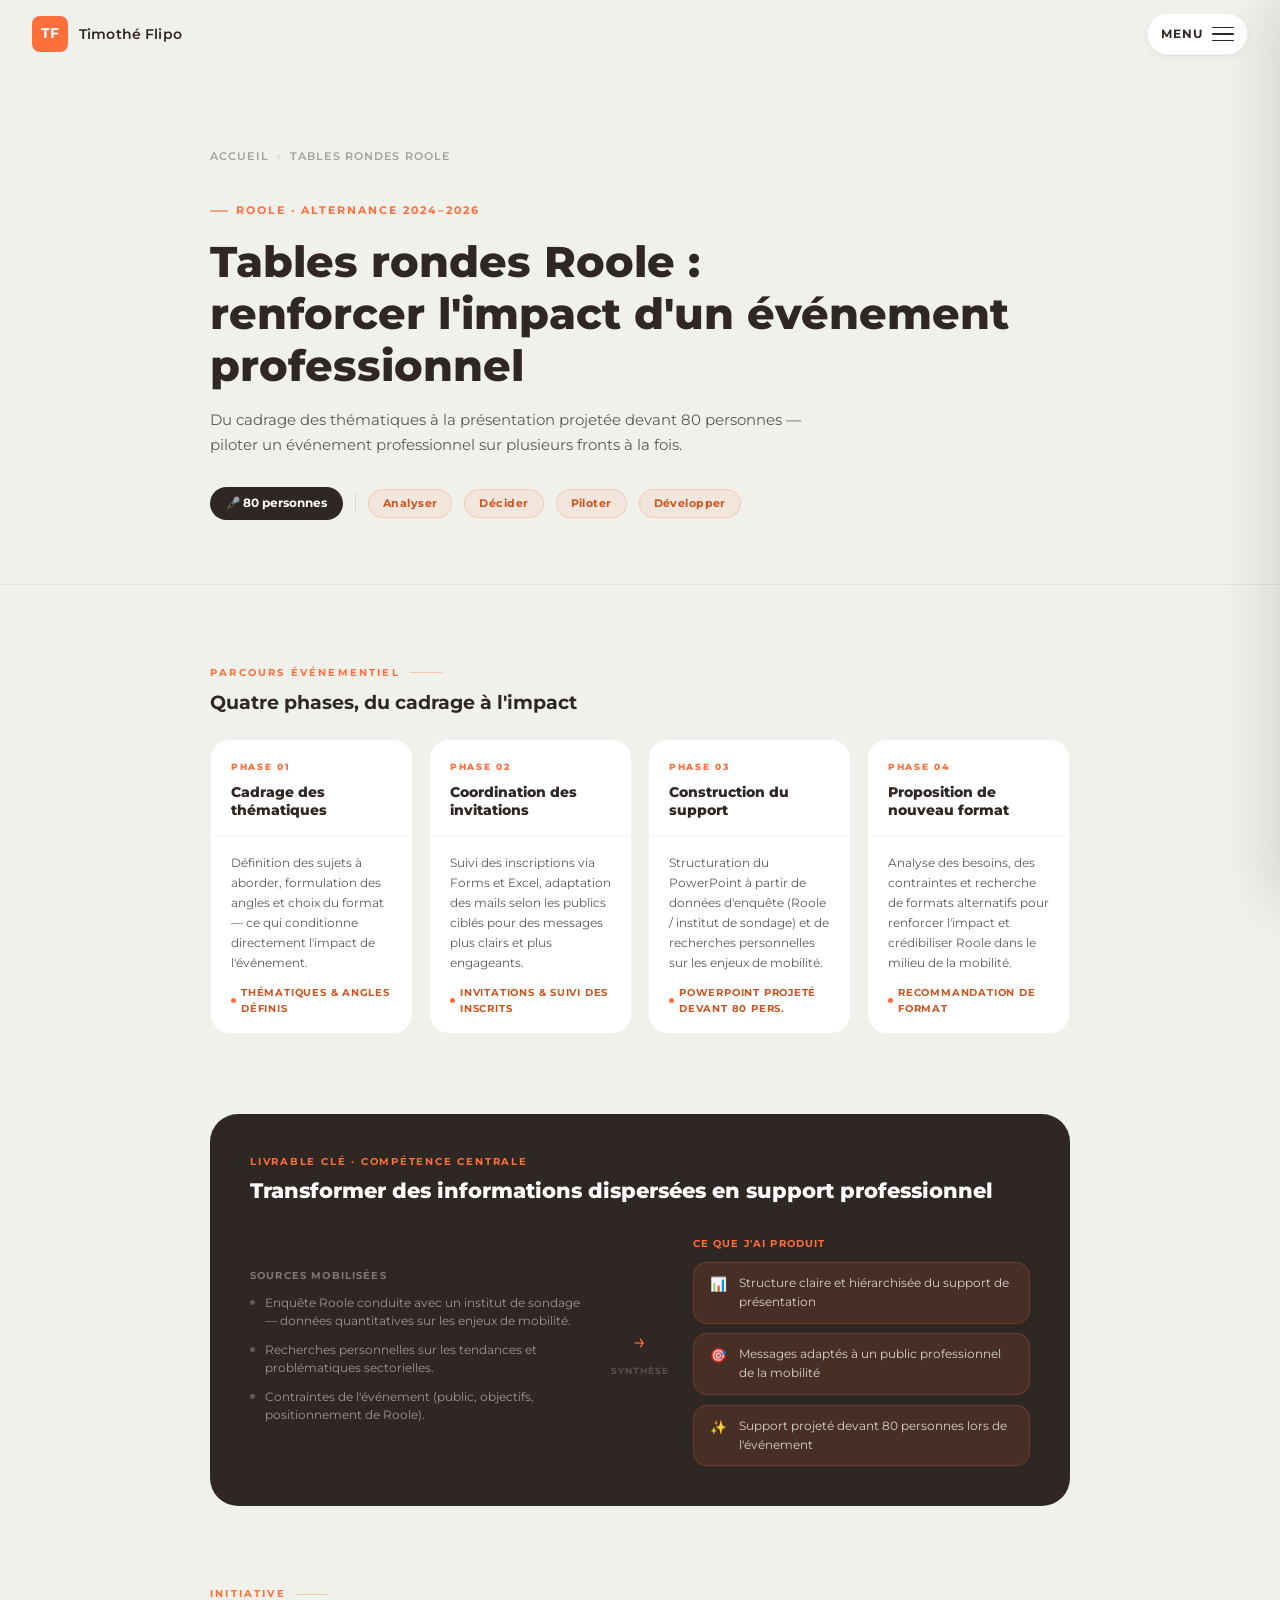
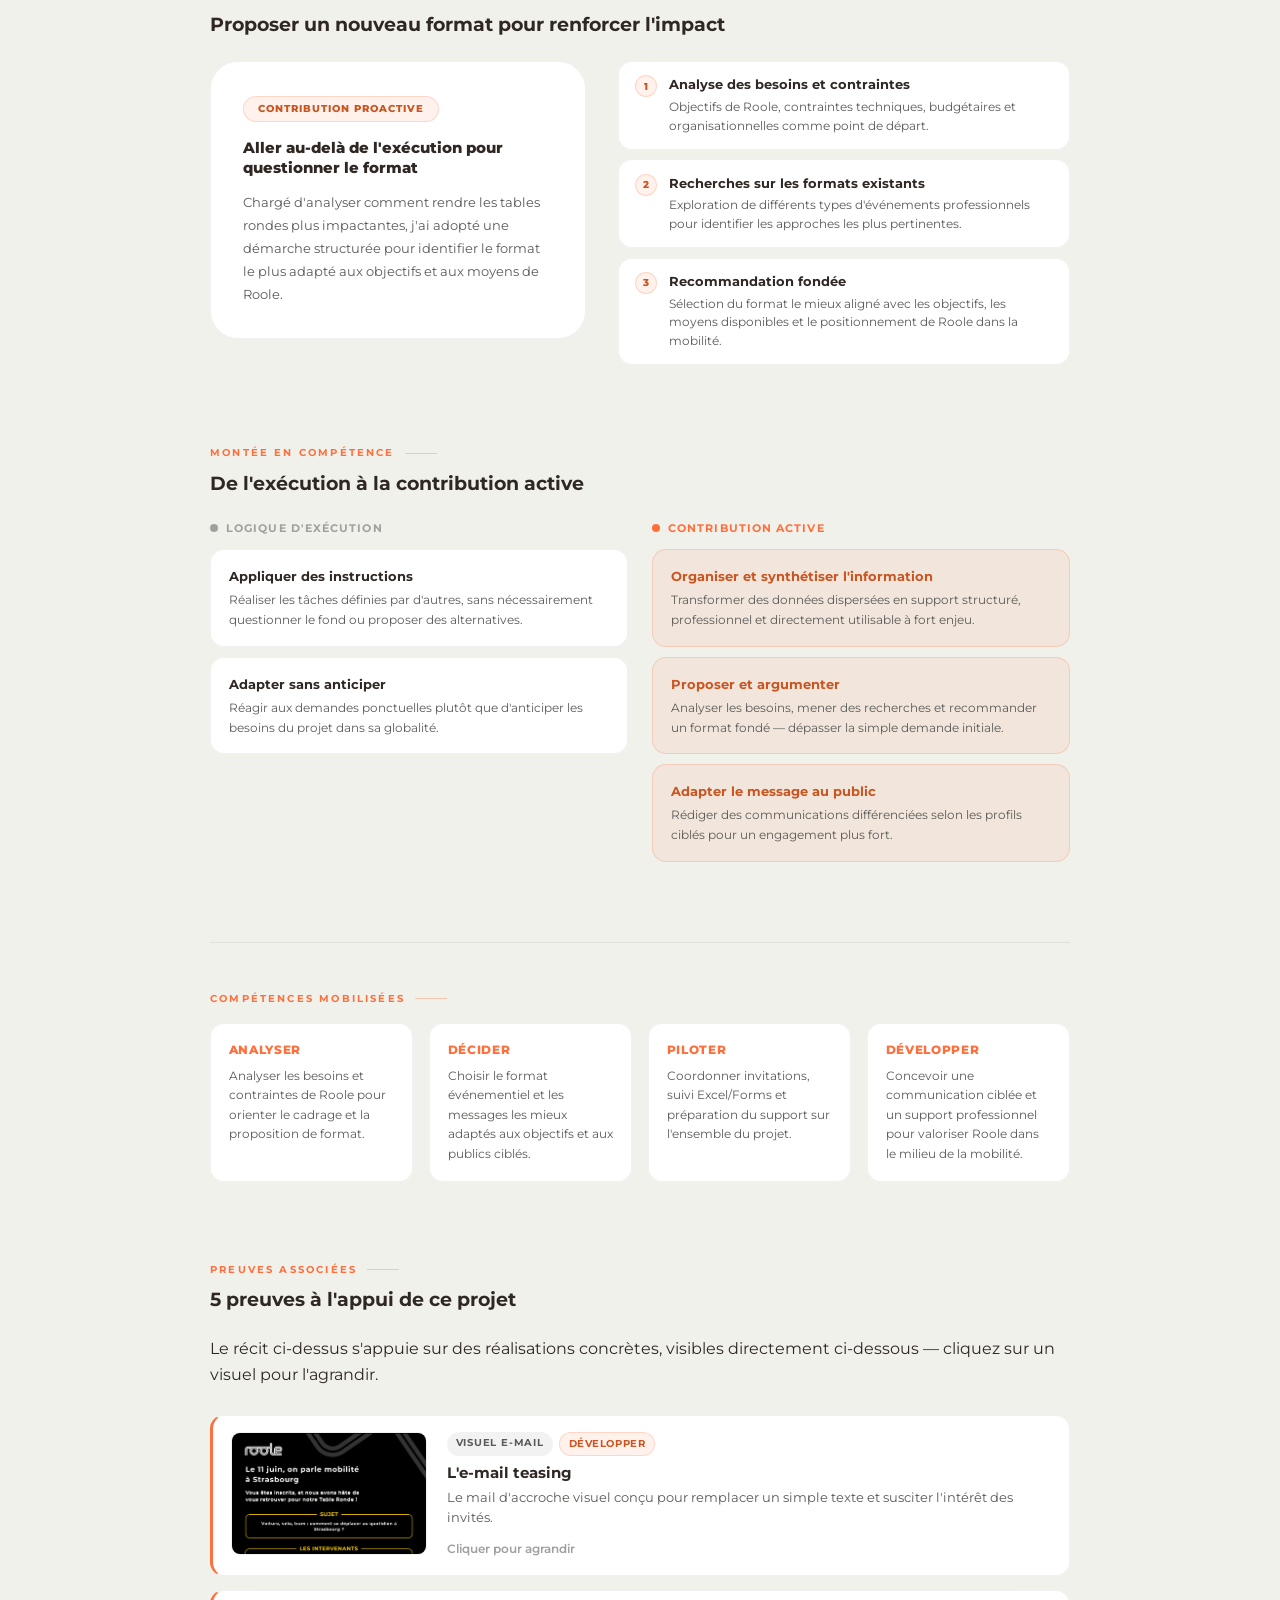
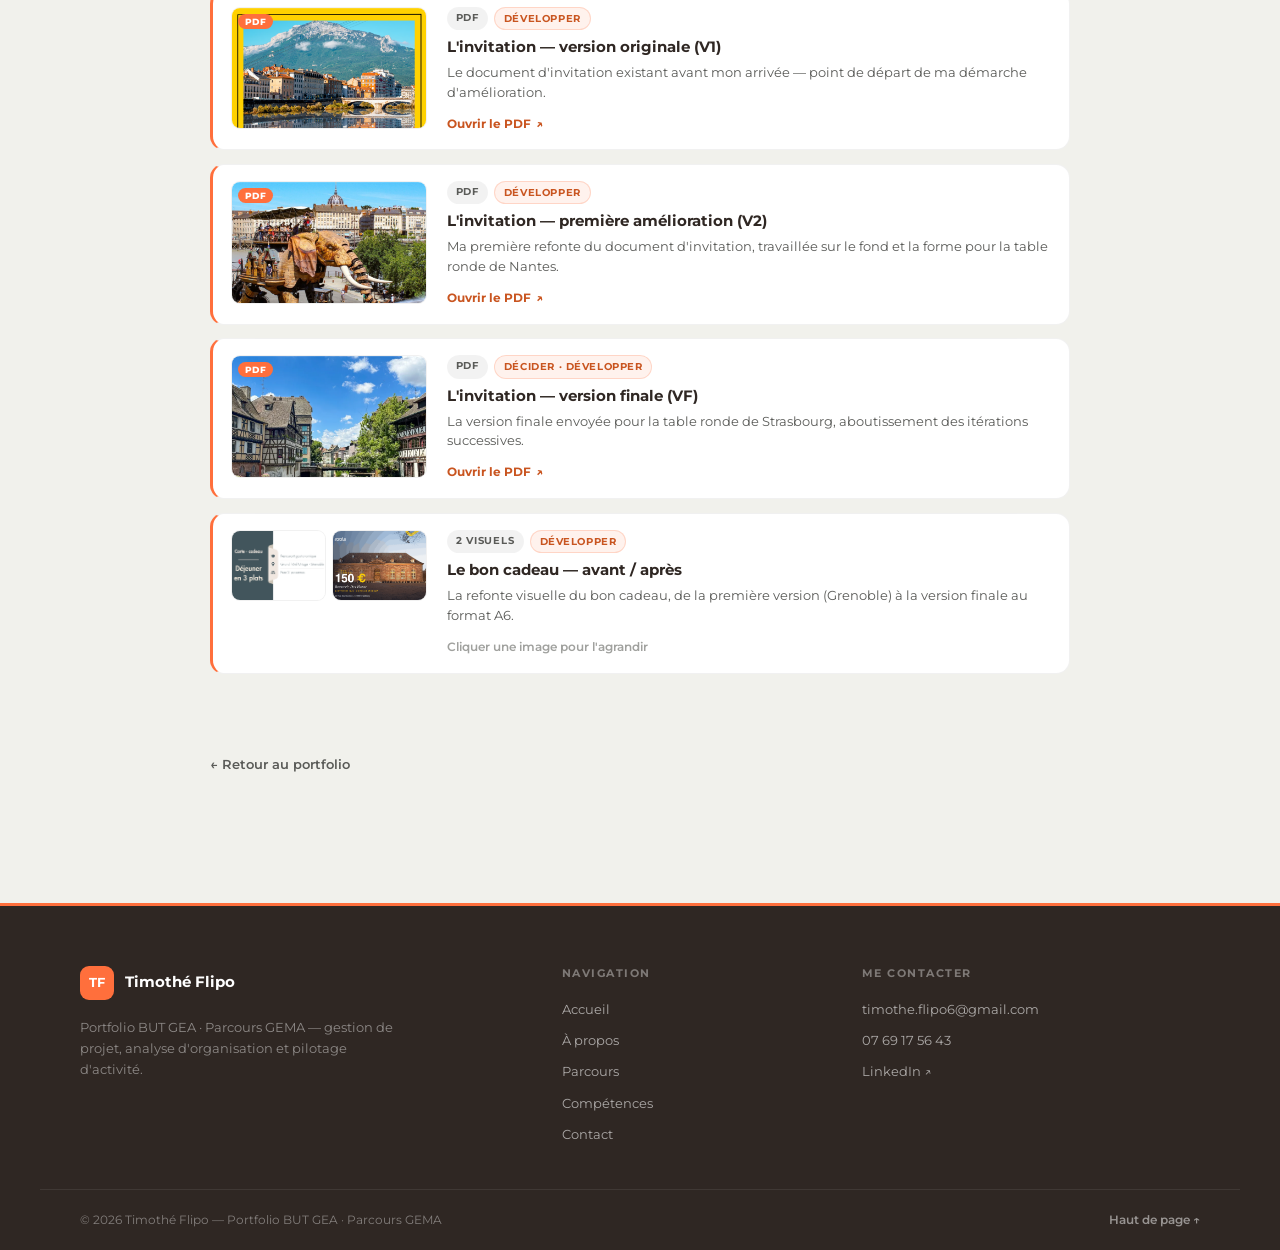
<file: tables-rondes.html>
<!DOCTYPE html>
<html lang="fr">
<head>
  <meta charset="UTF-8">
  <meta name="viewport" content="width=device-width, initial-scale=1.0">
  <meta name="description" content="Tables rondes Roole : renforcer l'impact d'un événement professionnel — Timothé Flipo.">
  <title>Tables rondes Roole — Timothé Flipo</title>
  <link rel="preconnect" href="https://fonts.googleapis.com">
  <link rel="preconnect" href="https://fonts.gstatic.com" crossorigin>
  <link href="https://fonts.googleapis.com/css2?family=Libre+Baskerville:ital,wght@0,700;1,700&family=Montserrat:wght@400;500;600;700;800&display=swap" rel="stylesheet">
  <link rel="stylesheet" href="css/style.css?v=119">
  <style>

    /* ---- Hero ---- */
    .proj-hero {
      padding: calc(var(--header-h) + 5rem) 2rem 4rem;
      background-color: var(--bg);
      border-bottom: 1px solid rgba(0,0,0,0.06);
    }
    .proj-hero-inner { max-width: 860px; margin: 0 auto; }
    .proj-breadcrumb {
      display: flex; align-items: center; gap: 8px;
      font-size: 0.7rem; color: var(--light-gray);
      margin-bottom: 1.75rem; text-transform: uppercase;
      letter-spacing: 0.1em; font-weight: 600;
    }
    .proj-breadcrumb a { color: var(--light-gray); transition: color .2s; }
    .proj-breadcrumb a:hover { color: var(--accent); }
    .proj-breadcrumb-sep { opacity: 0.4; }
    .proj-eyebrow {
      display: inline-flex; align-items: center; gap: 8px;
      font-size: 0.7rem; text-transform: uppercase;
      letter-spacing: 0.18em; color: var(--accent); font-weight: 700; margin-bottom: 1rem;
    }
    .proj-eyebrow::before {
      content: ''; display: block; width: 18px; height: 1.5px;
      background-color: var(--accent); opacity: 0.6;
    }
    .proj-title {
      font-family: 'Montserrat', sans-serif; font-weight: 800;
      font-size: clamp(1.6rem, 3.5vw, 2.7rem); line-height: 1.2;
      color: var(--dark); margin-bottom: 1rem;
    }
    .proj-subtitle {
      font-size: 0.92rem; color: var(--gray); line-height: 1.75;
      max-width: 600px; margin-bottom: 1.75rem;
    }
    .hero-badges { display: flex; flex-wrap: wrap; gap: 0.75rem; align-items: center; }
    .context-badge {
      display: inline-flex; align-items: center; gap: 7px;
      padding: 7px 16px; border-radius: 50px;
      font-size: 0.72rem; font-weight: 700;
      background-color: var(--dark); color: var(--white);
    }
    .proj-tag-hero {
      padding: 5px 14px; border-radius: 50px; font-size: 0.68rem;
      font-weight: 700; letter-spacing: 0.04em;
      background-color: var(--accent-muted); color: var(--accent-dark);
      border: 1px solid var(--accent-border);
    }
    .badge-sep { width: 1px; height: 20px; background-color: rgba(0,0,0,0.1); }

    /* ---- Contenu ---- */
    .proj-content { padding: 5rem 2rem 8rem; }
    .proj-content-inner {
      max-width: 860px; margin: 0 auto;
      display: flex; flex-direction: column; gap: 5rem;
    }
    .section-label {
      display: flex; align-items: center; gap: 10px;
      font-size: 0.62rem; letter-spacing: 0.22em;
      text-transform: uppercase; color: var(--accent);
      font-weight: 700; margin-bottom: 0.6rem;
    }
    .section-label::after { content: ''; width: 32px; height: 1px; background-color: var(--accent); opacity: 0.35; }
    .section-title {
      font-family: 'Montserrat', sans-serif; font-weight: 700;
      font-size: 1.2rem; color: var(--dark); margin-bottom: 1.5rem; line-height: 1.3;
    }

    /* ---- 4 phases événementielles ---- */
    .phases-grid {
      display: grid; grid-template-columns: repeat(4, 1fr); gap: 1rem;
    }
    .phase-card {
      background-color: var(--white); border-radius: var(--r-lg);
      border: 1px solid var(--card-border); overflow: hidden;
      transition: box-shadow .25s, transform .25s;
    }
    .phase-card:hover { box-shadow: var(--shadow-sm); transform: translateY(-3px); }
    .phase-card-top {
      padding: 1.25rem 1.25rem 1rem;
      border-bottom: 1px solid rgba(0,0,0,0.04);
    }
    .phase-num {
      font-size: 0.58rem; font-weight: 800; letter-spacing: 0.18em;
      text-transform: uppercase; color: var(--accent); margin-bottom: 8px;
    }
    .phase-card h4 { font-size: 0.85rem; font-weight: 800; color: var(--dark); line-height: 1.35; }
    .phase-card-bottom { padding: 1rem 1.25rem; }
    .phase-card p { font-size: 0.76rem; color: var(--gray); line-height: 1.65; }
    .phase-output {
      display: inline-flex; align-items: center; gap: 5px;
      margin-top: 0.75rem; font-size: 0.62rem; font-weight: 700;
      text-transform: uppercase; letter-spacing: 0.08em;
      color: var(--accent-dark);
    }
    .phase-output::before {
      content: ''; display: block; width: 5px; height: 5px;
      border-radius: 50%; background-color: var(--accent); flex-shrink: 0;
    }

    /* ---- Focus PowerPoint (synthèse) ---- */
    .ppt-card {
      background-color: var(--dark); border-radius: var(--r-xl);
      padding: 2.5rem; display: flex; flex-direction: column; gap: 2rem;
    }
    .ppt-header { }
    .ppt-label {
      font-size: 0.62rem; font-weight: 700; text-transform: uppercase;
      letter-spacing: 0.18em; color: var(--accent); margin-bottom: 8px;
    }
    .ppt-title {
      font-family: 'Montserrat', sans-serif; font-weight: 800;
      font-size: clamp(1rem, 2.2vw, 1.3rem); color: var(--white); line-height: 1.3;
    }
    .ppt-synthesis {
      display: grid; grid-template-columns: 1fr auto 1fr;
      gap: 1.5rem; align-items: center;
    }
    .ppt-sources { }
    .ppt-col-label {
      font-size: 0.6rem; font-weight: 700; text-transform: uppercase;
      letter-spacing: 0.12em; margin-bottom: 10px;
    }
    .ppt-sources .ppt-col-label { color: rgba(255,255,255,0.38); }
    .ppt-output-col .ppt-col-label { color: var(--accent); }
    .ppt-source-item {
      display: flex; gap: 0.6rem; align-items: flex-start;
      font-size: 0.78rem; color: rgba(255,255,255,0.52);
      line-height: 1.5; margin-bottom: 0.6rem;
    }
    .ppt-source-dot {
      width: 5px; height: 5px; border-radius: 50%;
      background-color: rgba(255,255,255,0.25); flex-shrink: 0; margin-top: 6px;
    }
    .ppt-arrow-wrap {
      display: flex; flex-direction: column; align-items: center; gap: 4px;
    }
    .ppt-arrow-icon { font-size: 1.4rem; color: var(--accent); }
    .ppt-arrow-label {
      font-size: 0.56rem; font-weight: 700; text-transform: uppercase;
      letter-spacing: 0.1em; color: rgba(255,255,255,0.2);
    }
    .ppt-output-items { display: flex; flex-direction: column; gap: 0.6rem; }
    .ppt-output-item {
      display: flex; gap: 0.75rem; align-items: flex-start;
      padding: 0.7rem 1rem; border-radius: var(--r-md);
      background-color: rgba(255,111,60,0.12);
      border: 1px solid rgba(255,111,60,0.2);
    }
    .ppt-output-item-icon { font-size: 0.85rem; flex-shrink: 0; }
    .ppt-output-item span { font-size: 0.78rem; color: rgba(255,255,255,0.78); line-height: 1.5; }
    .ppt-metric {
      display: flex; align-items: center; gap: 0.75rem;
      padding: 1rem 1.25rem; border-radius: var(--r-md);
      background-color: rgba(255,255,255,0.04);
      border: 1px solid rgba(255,255,255,0.07);
    }
    .ppt-metric-num {
      font-family: 'Montserrat', sans-serif; font-weight: 800;
      font-size: 2rem; color: var(--accent); line-height: 1; flex-shrink: 0;
    }
    .ppt-metric-text { font-size: 0.78rem; color: rgba(255,255,255,0.5); line-height: 1.5; }

    /* ---- Initiative : nouveau format ---- */
    .initiative {
      display: grid; grid-template-columns: 1fr 1.2fr; gap: 2rem; align-items: start;
    }
    .initiative-left {
      background-color: var(--white); border-radius: var(--r-xl);
      padding: 2rem; border: 1px solid var(--card-border);
    }
    .initiative-badge {
      display: inline-block; margin-bottom: 1rem;
      padding: 4px 14px; border-radius: 50px; font-size: 0.62rem; font-weight: 800;
      letter-spacing: 0.1em; text-transform: uppercase;
      background-color: var(--accent-muted); color: var(--accent-dark);
      border: 1px solid var(--accent-border);
    }
    .initiative-left h4 { font-size: 0.95rem; font-weight: 800; color: var(--dark); margin-bottom: 0.75rem; line-height: 1.35; }
    .initiative-left p { font-size: 0.82rem; color: var(--gray); line-height: 1.75; }
    .initiative-steps { display: flex; flex-direction: column; gap: 0.6rem; }
    .initiative-step {
      display: flex; gap: 0.75rem; align-items: flex-start;
      padding: 0.85rem 1rem; border-radius: var(--r-md);
      background-color: var(--white); border: 1px solid var(--card-border);
      transition: box-shadow .2s, border-color .2s;
    }
    .initiative-step:hover { box-shadow: var(--shadow-sm); border-color: var(--accent-border); }
    .initiative-step-num {
      width: 22px; height: 22px; min-width: 22px; border-radius: 50%;
      background-color: var(--accent-muted); border: 1px solid var(--accent-border);
      color: var(--accent-dark); display: flex; align-items: center; justify-content: center;
      font-size: 0.62rem; font-weight: 800; flex-shrink: 0;
    }
    .initiative-step-body h5 { font-size: 0.8rem; font-weight: 700; color: var(--dark); margin-bottom: 2px; }
    .initiative-step-body p { font-size: 0.75rem; color: var(--gray); line-height: 1.55; }

    /* ---- Progression ---- */
    .shift-grid {
      display: grid; grid-template-columns: 1fr 1fr; gap: 1.5rem;
    }
    .shift-col { }
    .shift-col-label {
      font-size: 0.68rem; font-weight: 700; text-transform: uppercase;
      letter-spacing: 0.1em; margin-bottom: 0.75rem;
      display: flex; align-items: center; gap: 8px;
    }
    .shift-col-label::before {
      content: ''; display: block; width: 8px; height: 8px; border-radius: 50%; flex-shrink: 0;
    }
    .shift-col-label.before { color: var(--light-gray); }
    .shift-col-label.before::before { background-color: var(--light-gray); }
    .shift-col-label.after { color: var(--accent); }
    .shift-col-label.after::before { background-color: var(--accent); }
    .shift-item {
      background-color: var(--white); border-radius: var(--r-md);
      padding: 1rem 1.1rem; border: 1px solid var(--card-border);
      margin-bottom: 0.6rem; transition: box-shadow .2s;
    }
    .shift-item:last-child { margin-bottom: 0; }
    .shift-item:hover { box-shadow: var(--shadow-sm); }
    .shift-item.after { border-color: var(--accent-border); background-color: var(--accent-muted); }
    .shift-item strong {
      display: block; font-size: 0.82rem; font-weight: 700; margin-bottom: 3px;
    }
    .shift-item.after strong { color: var(--accent-dark); }
    .shift-item p { font-size: 0.78rem; color: var(--gray); line-height: 1.6; }

    /* ---- Skills light ---- */
    .skills-light { padding-top: 3rem; border-top: 1px solid rgba(0,0,0,0.07); }
    .skills-row { display: grid; grid-template-columns: repeat(4, 1fr); gap: 1rem; margin-top: 1rem; }
    .skill-light-card {
      background-color: var(--white); border-radius: var(--r-md);
      padding: 1.1rem; border: 1px solid var(--card-border);
      transition: box-shadow .25s, border-color .25s;
    }
    .skill-light-card:hover { box-shadow: var(--shadow-sm); border-color: var(--accent-border); }
    .skill-light-name {
      font-size: 0.72rem; font-weight: 800; color: var(--accent);
      letter-spacing: 0.06em; text-transform: uppercase; margin-bottom: 6px;
    }
    .skill-light-desc { font-size: 0.75rem; color: var(--gray); line-height: 1.62; }

    /* ---- Back ---- */
    .proj-back {
      display: inline-flex; align-items: center; gap: 8px;
      font-size: 0.82rem; font-weight: 600; color: var(--gray);
      text-decoration: none; transition: color .2s;
    }
    .proj-back:hover { color: var(--accent); }

    /* ---- Responsive ---- */
    @media (max-width: 860px) {
      .phases-grid { grid-template-columns: repeat(2, 1fr); }
      .ppt-synthesis { grid-template-columns: 1fr; }
      .ppt-arrow-wrap { flex-direction: row; }
      .ppt-arrow-icon { transform: rotate(90deg); }
      .initiative { grid-template-columns: 1fr; }
      .shift-grid { grid-template-columns: 1fr; }
      .skills-row { grid-template-columns: repeat(2, 1fr); }
    }
    @media (max-width: 500px) {
      .phases-grid { grid-template-columns: 1fr; }
      .skills-row { grid-template-columns: 1fr; }
    }
  </style>
</head>
<body>

  <!-- HERO -->
  <div class="proj-hero">
    <div class="proj-hero-inner">
      <div class="proj-breadcrumb">
        <a href="index.html">Accueil</a>
        <span class="proj-breadcrumb-sep">›</span>
        <span>Tables rondes Roole</span>
      </div>
      <div class="proj-eyebrow">Roole · Alternance 2024–2026</div>
      <h1 class="proj-title">Tables rondes Roole :<br>renforcer l'impact d'un événement professionnel</h1>
      <p class="proj-subtitle">Du cadrage des thématiques à la présentation projetée devant 80 personnes — piloter un événement professionnel sur plusieurs fronts à la fois.</p>
      <div class="hero-badges">
        <span class="context-badge">🎤 80 personnes</span>
        <span class="badge-sep"></span>
        <span class="proj-tag-hero">Analyser</span>
        <span class="proj-tag-hero">Décider</span>
        <span class="proj-tag-hero">Piloter</span>
        <span class="proj-tag-hero">Développer</span>
      </div>
    </div>
  </div>

  <!-- CONTENU -->
  <div class="proj-content">
    <div class="proj-content-inner">

      <!-- 4 phases -->
      <div>
        <div class="section-label">Parcours événementiel</div>
        <h2 class="section-title">Quatre phases, du cadrage à l'impact</h2>
        <div class="phases-grid">
          <div class="phase-card">
            <div class="phase-card-top">
              <div class="phase-num">Phase 01</div>
              <h4>Cadrage des thématiques</h4>
            </div>
            <div class="phase-card-bottom">
              <p>Définition des sujets à aborder, formulation des angles et choix du format — ce qui conditionne directement l'impact de l'événement.</p>
              <div class="phase-output">Thématiques & angles définis</div>
            </div>
          </div>
          <div class="phase-card">
            <div class="phase-card-top">
              <div class="phase-num">Phase 02</div>
              <h4>Coordination des invitations</h4>
            </div>
            <div class="phase-card-bottom">
              <p>Suivi des inscriptions via Forms et Excel, adaptation des mails selon les publics ciblés pour des messages plus clairs et plus engageants.</p>
              <div class="phase-output">Invitations & suivi des inscrits</div>
            </div>
          </div>
          <div class="phase-card">
            <div class="phase-card-top">
              <div class="phase-num">Phase 03</div>
              <h4>Construction du support</h4>
            </div>
            <div class="phase-card-bottom">
              <p>Structuration du PowerPoint à partir de données d'enquête (Roole / institut de sondage) et de recherches personnelles sur les enjeux de mobilité.</p>
              <div class="phase-output">PowerPoint projeté devant 80 pers.</div>
            </div>
          </div>
          <div class="phase-card">
            <div class="phase-card-top">
              <div class="phase-num">Phase 04</div>
              <h4>Proposition de nouveau format</h4>
            </div>
            <div class="phase-card-bottom">
              <p>Analyse des besoins, des contraintes et recherche de formats alternatifs pour renforcer l'impact et crédibiliser Roole dans le milieu de la mobilité.</p>
              <div class="phase-output">Recommandation de format</div>
            </div>
          </div>
        </div>
      </div>

      <!-- Focus PowerPoint -->
      <div class="ppt-card">
        <div class="ppt-header">
          <div class="ppt-label">Livrable clé · Compétence centrale</div>
          <div class="ppt-title">Transformer des informations dispersées en support professionnel</div>
        </div>
        <div class="ppt-synthesis">
          <div class="ppt-sources">
            <div class="ppt-col-label">Sources mobilisées</div>
            <div class="ppt-source-item">
              <div class="ppt-source-dot"></div>
              Enquête Roole conduite avec un institut de sondage — données quantitatives sur les enjeux de mobilité.
            </div>
            <div class="ppt-source-item">
              <div class="ppt-source-dot"></div>
              Recherches personnelles sur les tendances et problématiques sectorielles.
            </div>
            <div class="ppt-source-item">
              <div class="ppt-source-dot"></div>
              Contraintes de l'événement (public, objectifs, positionnement de Roole).
            </div>
          </div>
          <div class="ppt-arrow-wrap">
            <div class="ppt-arrow-icon">→</div>
            <div class="ppt-arrow-label">Synthèse</div>
          </div>
          <div class="ppt-output-col">
            <div class="ppt-col-label">Ce que j'ai produit</div>
            <div class="ppt-output-items">
              <div class="ppt-output-item">
                <div class="ppt-output-item-icon">📊</div>
                <span>Structure claire et hiérarchisée du support de présentation</span>
              </div>
              <div class="ppt-output-item">
                <div class="ppt-output-item-icon">🎯</div>
                <span>Messages adaptés à un public professionnel de la mobilité</span>
              </div>
              <div class="ppt-output-item">
                <div class="ppt-output-item-icon">✨</div>
                <span>Support projeté devant 80 personnes lors de l'événement</span>
              </div>
            </div>
          </div>
        </div>
      </div>

      <!-- Initiative : nouveau format -->
      <div>
        <div class="section-label">Initiative</div>
        <h2 class="section-title">Proposer un nouveau format pour renforcer l'impact</h2>
        <div class="initiative">
          <div class="initiative-left">
            <div class="initiative-badge">Contribution proactive</div>
            <h4>Aller au-delà de l'exécution pour questionner le format</h4>
            <p>Chargé d'analyser comment rendre les tables rondes plus impactantes, j'ai adopté une démarche structurée pour identifier le format le plus adapté aux objectifs et aux moyens de Roole.</p>
          </div>
          <div class="initiative-steps">
            <div class="initiative-step">
              <div class="initiative-step-num">1</div>
              <div class="initiative-step-body">
                <h5>Analyse des besoins et contraintes</h5>
                <p>Objectifs de Roole, contraintes techniques, budgétaires et organisationnelles comme point de départ.</p>
              </div>
            </div>
            <div class="initiative-step">
              <div class="initiative-step-num">2</div>
              <div class="initiative-step-body">
                <h5>Recherches sur les formats existants</h5>
                <p>Exploration de différents types d'événements professionnels pour identifier les approches les plus pertinentes.</p>
              </div>
            </div>
            <div class="initiative-step">
              <div class="initiative-step-num">3</div>
              <div class="initiative-step-body">
                <h5>Recommandation fondée</h5>
                <p>Sélection du format le mieux aligné avec les objectifs, les moyens disponibles et le positionnement de Roole dans la mobilité.</p>
              </div>
            </div>
          </div>
        </div>
      </div>

      <!-- Progression -->
      <div>
        <div class="section-label">Montée en compétence</div>
        <h2 class="section-title">De l'exécution à la contribution active</h2>
        <div class="shift-grid">
          <div class="shift-col">
            <div class="shift-col-label before">Logique d'exécution</div>
            <div class="shift-item">
              <strong>Appliquer des instructions</strong>
              <p>Réaliser les tâches définies par d'autres, sans nécessairement questionner le fond ou proposer des alternatives.</p>
            </div>
            <div class="shift-item">
              <strong>Adapter sans anticiper</strong>
              <p>Réagir aux demandes ponctuelles plutôt que d'anticiper les besoins du projet dans sa globalité.</p>
            </div>
          </div>
          <div class="shift-col">
            <div class="shift-col-label after">Contribution active</div>
            <div class="shift-item after">
              <strong>Organiser et synthétiser l'information</strong>
              <p>Transformer des données dispersées en support structuré, professionnel et directement utilisable à fort enjeu.</p>
            </div>
            <div class="shift-item after">
              <strong>Proposer et argumenter</strong>
              <p>Analyser les besoins, mener des recherches et recommander un format fondé — dépasser la simple demande initiale.</p>
            </div>
            <div class="shift-item after">
              <strong>Adapter le message au public</strong>
              <p>Rédiger des communications différenciées selon les profils ciblés pour un engagement plus fort.</p>
            </div>
          </div>
        </div>
      </div>

      <!-- Skills -->
      <div class="skills-light">
        <div class="section-label">Compétences mobilisées</div>
        <div class="skills-row">
          <div class="skill-light-card">
            <div class="skill-light-name">Analyser</div>
            <div class="skill-light-desc">Analyser les besoins et contraintes de Roole pour orienter le cadrage et la proposition de format.</div>
          </div>
          <div class="skill-light-card">
            <div class="skill-light-name">Décider</div>
            <div class="skill-light-desc">Choisir le format événementiel et les messages les mieux adaptés aux objectifs et aux publics ciblés.</div>
          </div>
          <div class="skill-light-card">
            <div class="skill-light-name">Piloter</div>
            <div class="skill-light-desc">Coordonner invitations, suivi Excel/Forms et préparation du support sur l'ensemble du projet.</div>
          </div>
          <div class="skill-light-card">
            <div class="skill-light-name">Développer</div>
            <div class="skill-light-desc">Concevoir une communication ciblée et un support professionnel pour valoriser Roole dans le milieu de la mobilité.</div>
          </div>
        </div>
      </div>

      <!-- Retour -->
      <!-- Preuves associées (injecté par buildPreuvesSection dans main.js) -->
      <div id="preuves-mount" data-slug="tables-rondes" class="preuve-section reveal"></div>

      <a href="index.html#proj-tables-rondes" class="proj-back">← Retour au portfolio</a>

    </div>
  </div>

  <!-- FOOTER -->
  <footer class="site-footer">
    <div class="footer-inner">
      <div class="footer-brand">
        <div class="footer-logo">
          <div class="footer-logo-mark">TF</div>
          <span class="footer-name">Timothé Flipo</span>
        </div>
        <p class="footer-tagline">Portfolio BUT GEA · Parcours GEMA — gestion de projet, analyse d'organisation et pilotage d'activité.</p>
      </div>
      <nav class="footer-col" aria-label="Navigation du pied de page">
        <span class="footer-col-title">Navigation</span>
        <a href="index.html">Accueil</a>
        <a href="about.html">À propos</a>
        <a href="parcours.html">Parcours</a>
        <a href="competences.html">Compétences</a>
        <a href="contact.html">Contact</a>
      </nav>
      <div class="footer-col">
        <span class="footer-col-title">Me contacter</span>
        <a href="mailto:timothe.flipo6@gmail.com">timothe.flipo6@gmail.com</a>
        <a href="tel:+33769175643">07 69 17 56 43</a>
        <a href="https://www.linkedin.com/in/timoth%C3%A9-flipo-675099336" target="_blank" rel="noopener">LinkedIn ↗</a>
      </div>
    </div>
    <div class="footer-bottom">
      <span class="footer-copy">© 2026 Timothé Flipo — Portfolio BUT GEA · Parcours GEMA</span>
      <button type="button" class="footer-top" onclick="window.scrollTo({top:0,behavior:'smooth'})">Haut de page ↑</button>
    </div>
  </footer>

  <script src="js/data.js?v=119"></script>
  <script src="js/main.js?v=119"></script>
</body>
</html>
</file>
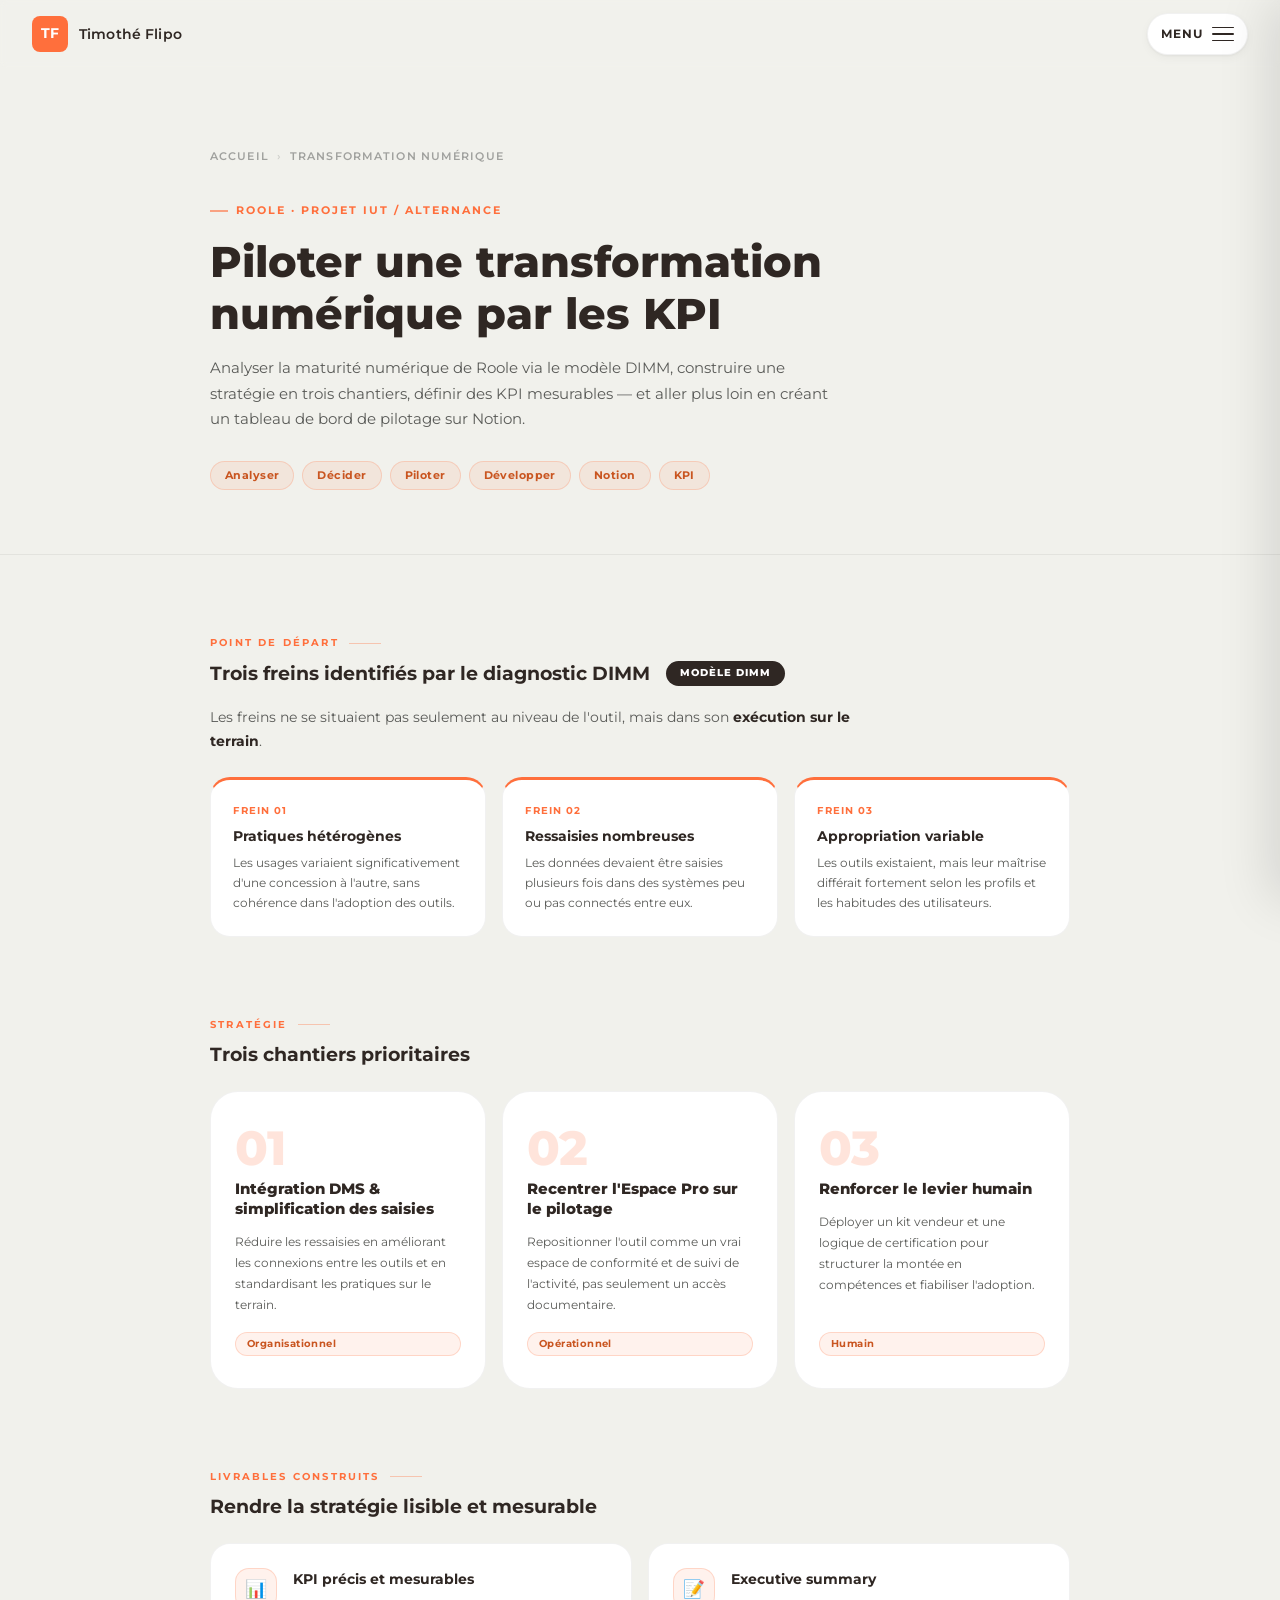
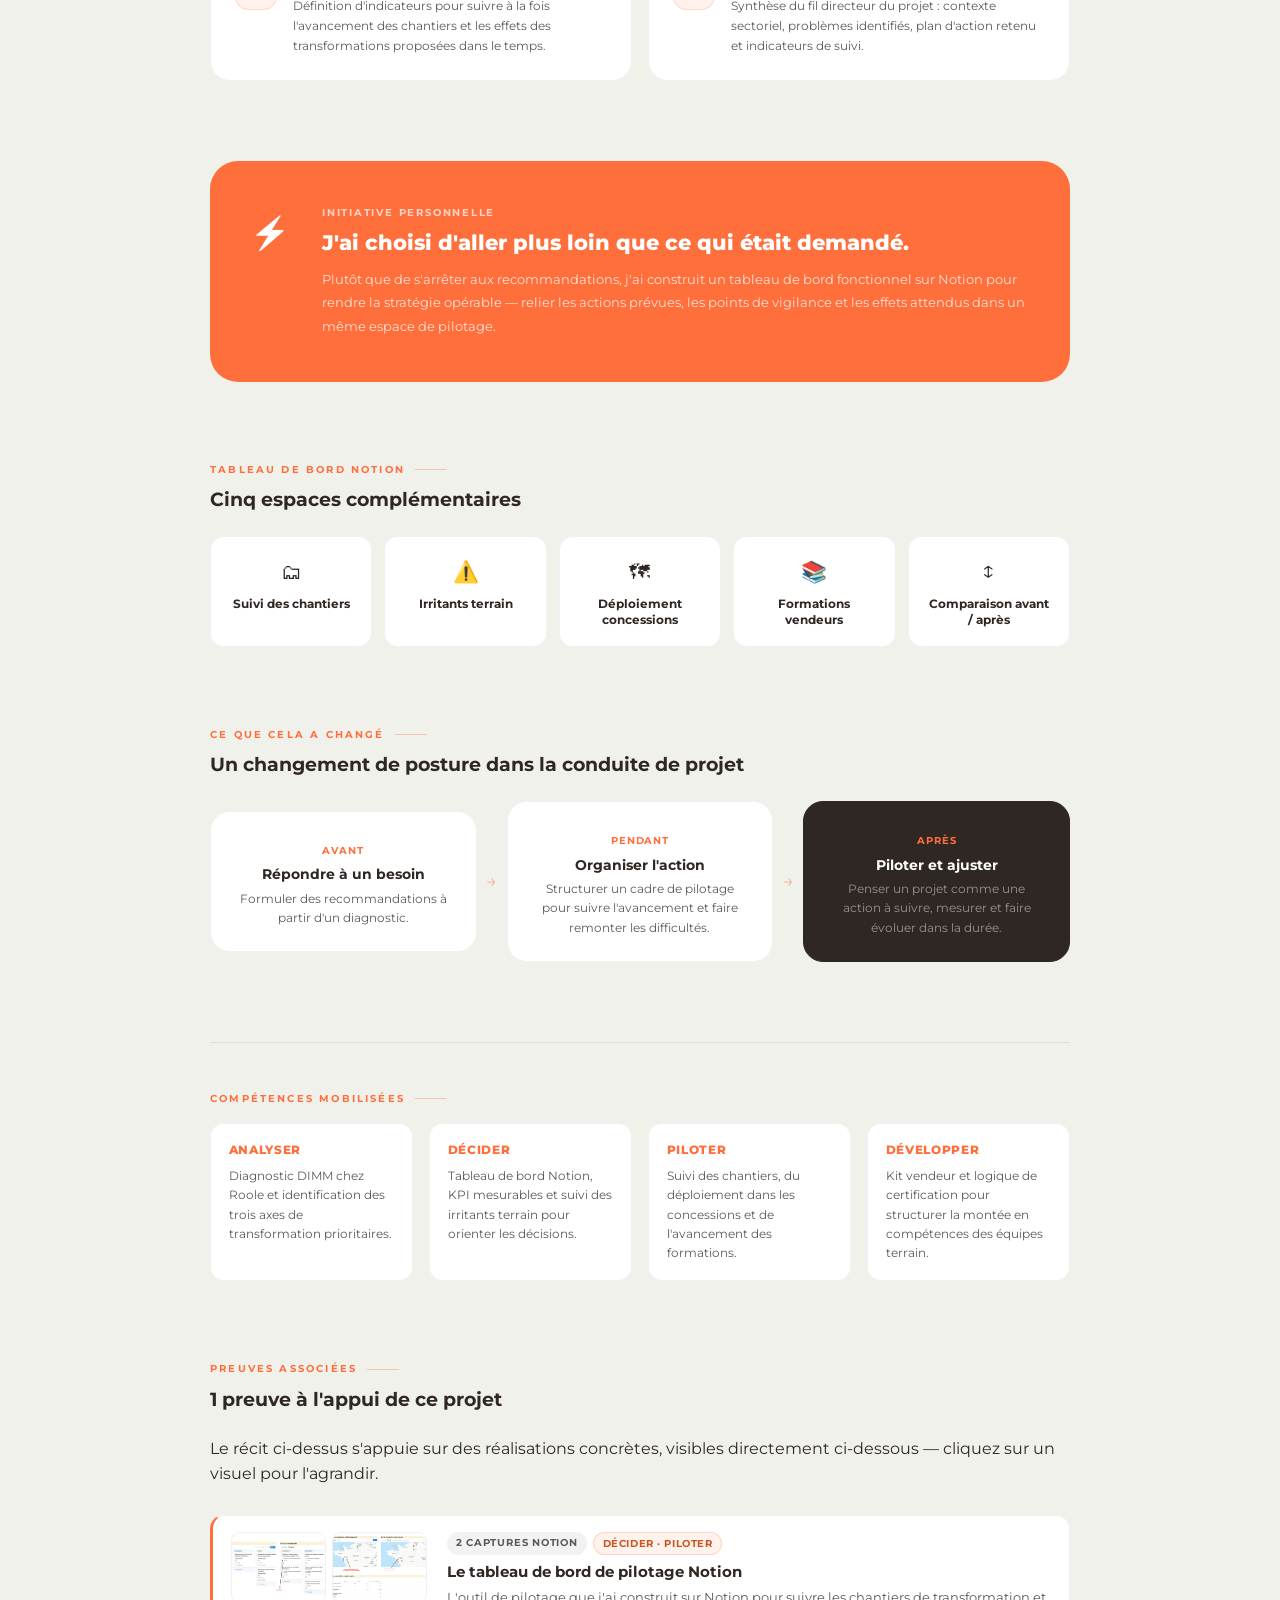
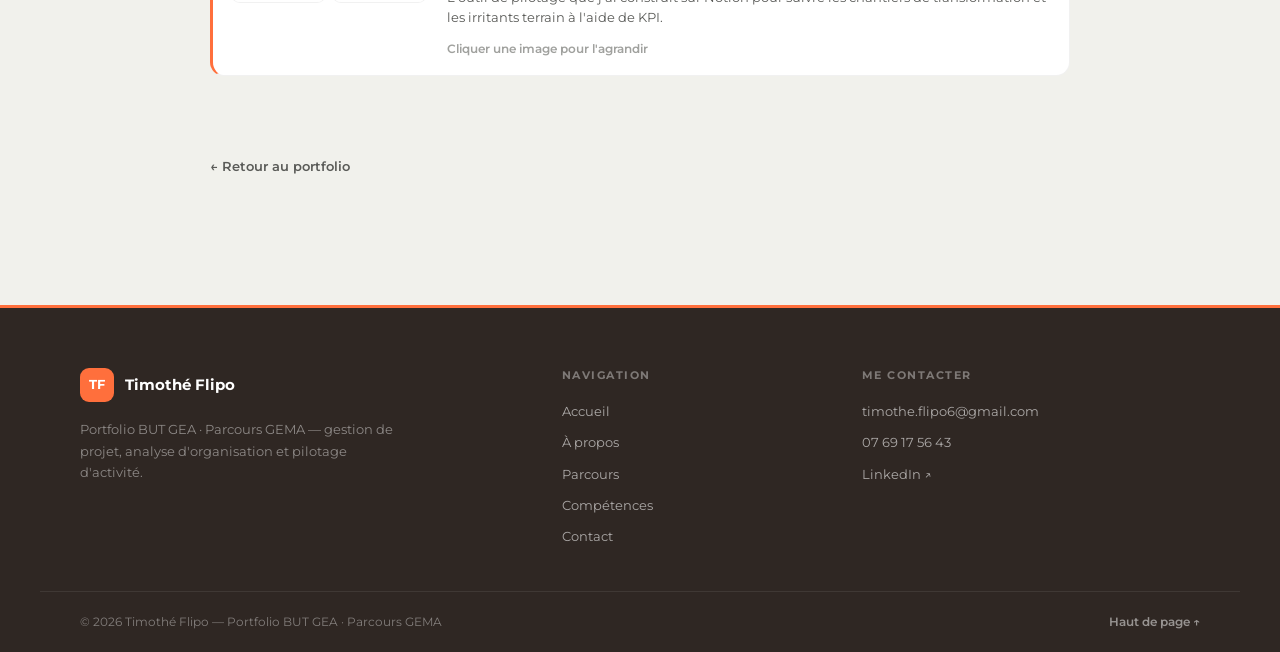
<file: transfo-numerique.html>
<!DOCTYPE html>
<html lang="fr">
<head>
  <meta charset="UTF-8">
  <meta name="viewport" content="width=device-width, initial-scale=1.0">
  <meta name="description" content="Piloter une transformation numérique par les KPI — Projet de Timothé Flipo chez Roole.">
  <title>Transformation numérique — Timothé Flipo</title>
  <link rel="preconnect" href="https://fonts.googleapis.com">
  <link rel="preconnect" href="https://fonts.gstatic.com" crossorigin>
  <link href="https://fonts.googleapis.com/css2?family=Libre+Baskerville:ital,wght@0,700;1,700&family=Montserrat:wght@400;500;600;700;800&display=swap" rel="stylesheet">
  <link rel="stylesheet" href="css/style.css?v=119">
  <style>

    /* ---- Hero ---- */
    .proj-hero {
      padding: calc(var(--header-h) + 5rem) 2rem 4rem;
      background-color: var(--bg);
      border-bottom: 1px solid rgba(0,0,0,0.06);
    }
    .proj-hero-inner { max-width: 860px; margin: 0 auto; }
    .proj-breadcrumb {
      display: flex; align-items: center; gap: 8px;
      font-size: 0.7rem; color: var(--light-gray);
      margin-bottom: 1.75rem; text-transform: uppercase;
      letter-spacing: 0.1em; font-weight: 600;
    }
    .proj-breadcrumb a { color: var(--light-gray); transition: color .2s; }
    .proj-breadcrumb a:hover { color: var(--accent); }
    .proj-breadcrumb-sep { opacity: 0.4; }
    .proj-eyebrow {
      display: inline-flex; align-items: center; gap: 8px;
      font-size: 0.7rem; text-transform: uppercase;
      letter-spacing: 0.18em; color: var(--accent); font-weight: 700; margin-bottom: 1rem;
    }
    .proj-eyebrow::before {
      content: ''; display: block; width: 18px; height: 1.5px;
      background-color: var(--accent); opacity: 0.6;
    }
    .proj-title {
      font-family: 'Montserrat', sans-serif; font-weight: 800;
      font-size: clamp(1.6rem, 3.5vw, 2.7rem); line-height: 1.2;
      color: var(--dark); margin-bottom: 1rem;
    }
    .proj-subtitle {
      font-size: 0.92rem; color: var(--gray); line-height: 1.75;
      max-width: 620px; margin-bottom: 1.75rem;
    }
    .proj-tags-hero { display: flex; flex-wrap: wrap; gap: 8px; }
    .proj-tag-hero {
      padding: 5px 14px; border-radius: 50px; font-size: 0.68rem;
      font-weight: 700; letter-spacing: 0.04em;
      background-color: var(--accent-muted); color: var(--accent-dark);
      border: 1px solid var(--accent-border);
    }

    /* ---- Contenu ---- */
    .proj-content { padding: 5rem 2rem 8rem; }
    .proj-content-inner {
      max-width: 860px; margin: 0 auto;
      display: flex; flex-direction: column; gap: 5rem;
    }
    .section-label {
      display: flex; align-items: center; gap: 10px;
      font-size: 0.62rem; letter-spacing: 0.22em;
      text-transform: uppercase; color: var(--accent);
      font-weight: 700; margin-bottom: 0.6rem;
    }
    .section-label::after { content: ''; width: 32px; height: 1px; background-color: var(--accent); opacity: 0.35; }
    .section-title {
      font-family: 'Montserrat', sans-serif; font-weight: 700;
      font-size: 1.2rem; color: var(--dark); margin-bottom: 1.5rem; line-height: 1.3;
    }

    /* ---- Diagnostic DIMM ---- */
    .dimm-header {
      display: flex; align-items: center; gap: 1rem; margin-bottom: 1.25rem; flex-wrap: wrap;
    }
    .dimm-badge {
      padding: 4px 14px; border-radius: 50px; font-size: 0.64rem; font-weight: 800;
      letter-spacing: 0.1em; text-transform: uppercase;
      background-color: var(--dark); color: var(--white);
    }
    .dimm-subtitle {
      font-size: 0.82rem; color: var(--gray);
    }
    .frictions {
      display: grid; grid-template-columns: repeat(3, 1fr); gap: 1rem;
    }
    .friction-card {
      background-color: var(--white); border-radius: var(--r-lg);
      padding: 1.4rem; border: 1px solid var(--card-border);
      border-top: 3px solid var(--accent);
      transition: box-shadow .25s, transform .25s;
    }
    .friction-card:hover { box-shadow: var(--shadow-sm); transform: translateY(-2px); }
    .friction-label {
      font-size: 0.6rem; font-weight: 700; text-transform: uppercase;
      letter-spacing: 0.12em; color: var(--accent); margin-bottom: 8px;
    }
    .friction-card h4 { font-size: 0.85rem; font-weight: 700; color: var(--dark); margin-bottom: 5px; }
    .friction-card p { font-size: 0.78rem; color: var(--gray); line-height: 1.62; }

    /* ---- 3 Chantiers ---- */
    .chantiers {
      display: grid; grid-template-columns: repeat(3, 1fr); gap: 1rem;
    }
    .chantier {
      background-color: var(--white); border-radius: var(--r-xl);
      padding: 2rem 1.5rem; border: 1px solid var(--card-border);
      display: flex; flex-direction: column; gap: 0;
      transition: box-shadow .25s, transform .25s;
    }
    .chantier:hover { box-shadow: var(--shadow-md); transform: translateY(-4px); }
    .chantier-num {
      font-family: 'Montserrat', sans-serif; font-weight: 800;
      font-size: 3rem; line-height: 1; color: var(--accent);
      opacity: 0.18; margin-bottom: 0.5rem;
      letter-spacing: -0.03em;
    }
    .chantier h4 {
      font-size: 0.92rem; font-weight: 800; color: var(--dark);
      margin-bottom: 0.75rem; line-height: 1.35;
    }
    .chantier p {
      font-size: 0.78rem; color: var(--gray); line-height: 1.68; flex: 1;
      margin-bottom: 1rem;
    }
    .chantier-tag {
      display: inline-block; padding: 3px 11px; border-radius: 50px;
      font-size: 0.62rem; font-weight: 700; letter-spacing: 0.04em;
      background-color: var(--accent-muted); color: var(--accent-dark);
      border: 1px solid var(--accent-border);
    }

    /* ---- KPI + Executive summary ---- */
    .deliverables {
      display: grid; grid-template-columns: 1fr 1fr; gap: 1rem;
    }
    .deliverable {
      background-color: var(--white); border-radius: var(--r-lg);
      padding: 1.5rem; border: 1px solid var(--card-border);
      display: flex; gap: 1rem; align-items: flex-start;
      transition: box-shadow .25s;
    }
    .deliverable:hover { box-shadow: var(--shadow-sm); }
    .deliverable-icon {
      width: 42px; height: 42px; min-width: 42px; border-radius: var(--r-md);
      background-color: var(--accent-muted); border: 1px solid var(--accent-border);
      display: flex; align-items: center; justify-content: center; font-size: 1.1rem;
    }
    .deliverable h4 { font-size: 0.88rem; font-weight: 700; color: var(--dark); margin-bottom: 5px; }
    .deliverable p { font-size: 0.78rem; color: var(--gray); line-height: 1.62; }

    /* ---- Banner "au-delà" ---- */
    .beyond-banner {
      background-color: var(--accent);
      border-radius: var(--r-xl);
      padding: 2.75rem 2.5rem;
      display: flex; gap: 2rem; align-items: flex-start;
    }
    .beyond-icon {
      font-size: 2rem; flex-shrink: 0; margin-top: 2px;
      filter: grayscale(1) brightness(2);
    }
    .beyond-label {
      font-size: 0.62rem; font-weight: 700; text-transform: uppercase;
      letter-spacing: 0.18em; color: rgba(255,255,255,0.7); margin-bottom: 8px;
    }
    .beyond-title {
      font-family: 'Montserrat', sans-serif; font-weight: 800;
      font-size: clamp(1rem, 2.2vw, 1.3rem); color: var(--white);
      line-height: 1.3; margin-bottom: 0.75rem;
    }
    .beyond-sub {
      font-size: 0.84rem; color: rgba(255,255,255,0.78); line-height: 1.72;
    }

    /* ---- Espaces Notion ---- */
    .notion-spaces {
      display: grid; grid-template-columns: repeat(5, 1fr); gap: 0.75rem;
    }
    .notion-space {
      background-color: var(--white); border-radius: var(--r-md);
      padding: 1.1rem; border: 1px solid var(--card-border); text-align: center;
      transition: box-shadow .25s, border-color .25s;
    }
    .notion-space:hover { box-shadow: var(--shadow-sm); border-color: var(--accent-border); }
    .notion-space-icon { font-size: 1.3rem; margin-bottom: 8px; display: block; }
    .notion-space h5 { font-size: 0.72rem; font-weight: 700; color: var(--dark); line-height: 1.4; }

    /* ---- Changement de posture ---- */
    .posture-shift {
      display: grid; grid-template-columns: 1fr auto 1fr auto 1fr;
      gap: 0; align-items: center;
    }
    .posture-step {
      background-color: var(--white); border-radius: var(--r-lg);
      padding: 1.5rem; border: 1px solid var(--card-border); text-align: center;
      transition: box-shadow .25s;
    }
    .posture-step:hover { box-shadow: var(--shadow-sm); }
    .posture-step:last-child { background-color: var(--dark); border-color: var(--dark); }
    .posture-step-num {
      display: inline-block; font-size: 0.6rem; font-weight: 700;
      text-transform: uppercase; letter-spacing: 0.1em; color: var(--accent);
      margin-bottom: 8px;
    }
    .posture-step:last-child .posture-step-num { color: var(--accent); }
    .posture-step h4 { font-size: 0.85rem; font-weight: 700; color: var(--dark); margin-bottom: 5px; line-height: 1.3; }
    .posture-step p { font-size: 0.75rem; color: var(--gray); line-height: 1.6; }
    .posture-step:last-child h4 { color: var(--white); }
    .posture-step:last-child p { color: rgba(255,255,255,0.5); }
    .posture-arrow { font-size: 1.1rem; color: var(--accent); opacity: 0.5; padding: 0 0.6rem; text-align: center; }

    /* ---- Skills light ---- */
    .skills-light { padding-top: 3rem; border-top: 1px solid rgba(0,0,0,0.07); }
    .skills-row { display: grid; grid-template-columns: repeat(4, 1fr); gap: 1rem; margin-top: 1rem; }
    .skill-light-card {
      background-color: var(--white); border-radius: var(--r-md);
      padding: 1.1rem; border: 1px solid var(--card-border);
      transition: box-shadow .25s, border-color .25s;
    }
    .skill-light-card:hover { box-shadow: var(--shadow-sm); border-color: var(--accent-border); }
    .skill-light-name {
      font-size: 0.72rem; font-weight: 800; color: var(--accent);
      letter-spacing: 0.06em; text-transform: uppercase; margin-bottom: 6px;
    }
    .skill-light-desc { font-size: 0.75rem; color: var(--gray); line-height: 1.62; }

    /* ---- Back ---- */
    .proj-back {
      display: inline-flex; align-items: center; gap: 8px;
      font-size: 0.82rem; font-weight: 600; color: var(--gray);
      text-decoration: none; transition: color .2s;
    }
    .proj-back:hover { color: var(--accent); }

    /* ---- Responsive ---- */
    @media (max-width: 860px) {
      .frictions { grid-template-columns: 1fr; }
      .chantiers { grid-template-columns: 1fr; }
      .deliverables { grid-template-columns: 1fr; }
      .notion-spaces { grid-template-columns: repeat(3, 1fr); }
      .posture-shift { grid-template-columns: 1fr; gap: 0.75rem; }
      .posture-arrow { transform: rotate(90deg); padding: 0; }
      .skills-row { grid-template-columns: repeat(2, 1fr); }
      .beyond-banner { flex-direction: column; gap: 1rem; }
    }
    @media (max-width: 500px) {
      .notion-spaces { grid-template-columns: repeat(2, 1fr); }
      .skills-row { grid-template-columns: 1fr; }
    }
  </style>
</head>
<body>

  <!-- HERO -->
  <div class="proj-hero">
    <div class="proj-hero-inner">
      <div class="proj-breadcrumb">
        <a href="index.html">Accueil</a>
        <span class="proj-breadcrumb-sep">›</span>
        <span>Transformation numérique</span>
      </div>
      <div class="proj-eyebrow">Roole · Projet IUT / Alternance</div>
      <h1 class="proj-title">Piloter une transformation numérique par les KPI</h1>
      <p class="proj-subtitle">Analyser la maturité numérique de Roole via le modèle DIMM, construire une stratégie en trois chantiers, définir des KPI mesurables — et aller plus loin en créant un tableau de bord de pilotage sur Notion.</p>
      <div class="proj-tags-hero">
        <span class="proj-tag-hero">Analyser</span>
        <span class="proj-tag-hero">Décider</span>
        <span class="proj-tag-hero">Piloter</span>
        <span class="proj-tag-hero">Développer</span>
        <span class="proj-tag-hero">Notion</span>
        <span class="proj-tag-hero">KPI</span>
      </div>
    </div>
  </div>

  <!-- CONTENU -->
  <div class="proj-content">
    <div class="proj-content-inner">

      <!-- Diagnostic DIMM -->
      <div>
        <div class="section-label">Point de départ</div>
        <div class="dimm-header">
          <h2 class="section-title" style="margin-bottom:0">Trois freins identifiés par le diagnostic DIMM</h2>
          <span class="dimm-badge">Modèle DIMM</span>
        </div>
        <p style="font-size:0.85rem;color:var(--gray);line-height:1.75;margin-bottom:1.5rem;max-width:680px">
          Les freins ne se situaient pas seulement au niveau de l'outil, mais dans son <strong style="color:var(--dark)">exécution sur le terrain</strong>.
        </p>
        <div class="frictions">
          <div class="friction-card">
            <div class="friction-label">Frein 01</div>
            <h4>Pratiques hétérogènes</h4>
            <p>Les usages variaient significativement d'une concession à l'autre, sans cohérence dans l'adoption des outils.</p>
          </div>
          <div class="friction-card">
            <div class="friction-label">Frein 02</div>
            <h4>Ressaisies nombreuses</h4>
            <p>Les données devaient être saisies plusieurs fois dans des systèmes peu ou pas connectés entre eux.</p>
          </div>
          <div class="friction-card">
            <div class="friction-label">Frein 03</div>
            <h4>Appropriation variable</h4>
            <p>Les outils existaient, mais leur maîtrise différait fortement selon les profils et les habitudes des utilisateurs.</p>
          </div>
        </div>
      </div>

      <!-- 3 chantiers -->
      <div>
        <div class="section-label">Stratégie</div>
        <h2 class="section-title">Trois chantiers prioritaires</h2>
        <div class="chantiers">
          <div class="chantier">
            <div class="chantier-num">01</div>
            <h4>Intégration DMS & simplification des saisies</h4>
            <p>Réduire les ressaisies en améliorant les connexions entre les outils et en standardisant les pratiques sur le terrain.</p>
            <span class="chantier-tag">Organisationnel</span>
          </div>
          <div class="chantier">
            <div class="chantier-num">02</div>
            <h4>Recentrer l'Espace Pro sur le pilotage</h4>
            <p>Repositionner l'outil comme un vrai espace de conformité et de suivi de l'activité, pas seulement un accès documentaire.</p>
            <span class="chantier-tag">Opérationnel</span>
          </div>
          <div class="chantier">
            <div class="chantier-num">03</div>
            <h4>Renforcer le levier humain</h4>
            <p>Déployer un kit vendeur et une logique de certification pour structurer la montée en compétences et fiabiliser l'adoption.</p>
            <span class="chantier-tag">Humain</span>
          </div>
        </div>
      </div>

      <!-- KPI + Executive summary -->
      <div>
        <div class="section-label">Livrables construits</div>
        <h2 class="section-title">Rendre la stratégie lisible et mesurable</h2>
        <div class="deliverables">
          <div class="deliverable">
            <div class="deliverable-icon">📊</div>
            <div>
              <h4>KPI précis et mesurables</h4>
              <p>Définition d'indicateurs pour suivre à la fois l'avancement des chantiers et les effets des transformations proposées dans le temps.</p>
            </div>
          </div>
          <div class="deliverable">
            <div class="deliverable-icon">📝</div>
            <div>
              <h4>Executive summary</h4>
              <p>Synthèse du fil directeur du projet : contexte sectoriel, problèmes identifiés, plan d'action retenu et indicateurs de suivi.</p>
            </div>
          </div>
        </div>
      </div>

      <!-- Banner "aller plus loin" -->
      <div class="beyond-banner">
        <div class="beyond-icon">⚡</div>
        <div>
          <div class="beyond-label">Initiative personnelle</div>
          <h3 class="beyond-title">J'ai choisi d'aller plus loin que ce qui était demandé.</h3>
          <p class="beyond-sub">Plutôt que de s'arrêter aux recommandations, j'ai construit un tableau de bord fonctionnel sur Notion pour rendre la stratégie opérable — relier les actions prévues, les points de vigilance et les effets attendus dans un même espace de pilotage.</p>
        </div>
      </div>

      <!-- Espaces Notion -->
      <div>
        <div class="section-label">Tableau de bord Notion</div>
        <h2 class="section-title">Cinq espaces complémentaires</h2>
        <div class="notion-spaces">
          <div class="notion-space">
            <span class="notion-space-icon">🗂</span>
            <h5>Suivi des chantiers</h5>
          </div>
          <div class="notion-space">
            <span class="notion-space-icon">⚠️</span>
            <h5>Irritants terrain</h5>
          </div>
          <div class="notion-space">
            <span class="notion-space-icon">🗺</span>
            <h5>Déploiement concessions</h5>
          </div>
          <div class="notion-space">
            <span class="notion-space-icon">📚</span>
            <h5>Formations vendeurs</h5>
          </div>
          <div class="notion-space">
            <span class="notion-space-icon">↕️</span>
            <h5>Comparaison avant / après</h5>
          </div>
        </div>
      </div>

      <!-- Changement de posture -->
      <div>
        <div class="section-label">Ce que cela a changé</div>
        <h2 class="section-title">Un changement de posture dans la conduite de projet</h2>
        <div class="posture-shift">
          <div class="posture-step">
            <div class="posture-step-num">Avant</div>
            <h4>Répondre à un besoin</h4>
            <p>Formuler des recommandations à partir d'un diagnostic.</p>
          </div>
          <div class="posture-arrow">→</div>
          <div class="posture-step">
            <div class="posture-step-num">Pendant</div>
            <h4>Organiser l'action</h4>
            <p>Structurer un cadre de pilotage pour suivre l'avancement et faire remonter les difficultés.</p>
          </div>
          <div class="posture-arrow">→</div>
          <div class="posture-step">
            <div class="posture-step-num">Après</div>
            <h4>Piloter et ajuster</h4>
            <p>Penser un projet comme une action à suivre, mesurer et faire évoluer dans la durée.</p>
          </div>
        </div>
      </div>

      <!-- Compétences -->
      <div class="skills-light">
        <div class="section-label">Compétences mobilisées</div>
        <div class="skills-row">
          <div class="skill-light-card">
            <div class="skill-light-name">Analyser</div>
            <div class="skill-light-desc">Diagnostic DIMM chez Roole et identification des trois axes de transformation prioritaires.</div>
          </div>
          <div class="skill-light-card">
            <div class="skill-light-name">Décider</div>
            <div class="skill-light-desc">Tableau de bord Notion, KPI mesurables et suivi des irritants terrain pour orienter les décisions.</div>
          </div>
          <div class="skill-light-card">
            <div class="skill-light-name">Piloter</div>
            <div class="skill-light-desc">Suivi des chantiers, du déploiement dans les concessions et de l'avancement des formations.</div>
          </div>
          <div class="skill-light-card">
            <div class="skill-light-name">Développer</div>
            <div class="skill-light-desc">Kit vendeur et logique de certification pour structurer la montée en compétences des équipes terrain.</div>
          </div>
        </div>
      </div>

      <!-- Retour -->
      <!-- Preuves associées (injecté par buildPreuvesSection dans main.js) -->
      <div id="preuves-mount" data-slug="transfo-numerique" class="preuve-section reveal"></div>

      <a href="index.html#proj-transfo-numerique" class="proj-back">← Retour au portfolio</a>

    </div>
  </div>

  <!-- FOOTER -->
  <footer class="site-footer">
    <div class="footer-inner">
      <div class="footer-brand">
        <div class="footer-logo">
          <div class="footer-logo-mark">TF</div>
          <span class="footer-name">Timothé Flipo</span>
        </div>
        <p class="footer-tagline">Portfolio BUT GEA · Parcours GEMA — gestion de projet, analyse d'organisation et pilotage d'activité.</p>
      </div>
      <nav class="footer-col" aria-label="Navigation du pied de page">
        <span class="footer-col-title">Navigation</span>
        <a href="index.html">Accueil</a>
        <a href="about.html">À propos</a>
        <a href="parcours.html">Parcours</a>
        <a href="competences.html">Compétences</a>
        <a href="contact.html">Contact</a>
      </nav>
      <div class="footer-col">
        <span class="footer-col-title">Me contacter</span>
        <a href="mailto:timothe.flipo6@gmail.com">timothe.flipo6@gmail.com</a>
        <a href="tel:+33769175643">07 69 17 56 43</a>
        <a href="https://www.linkedin.com/in/timoth%C3%A9-flipo-675099336" target="_blank" rel="noopener">LinkedIn ↗</a>
      </div>
    </div>
    <div class="footer-bottom">
      <span class="footer-copy">© 2026 Timothé Flipo — Portfolio BUT GEA · Parcours GEMA</span>
      <button type="button" class="footer-top" onclick="window.scrollTo({top:0,behavior:'smooth'})">Haut de page ↑</button>
    </div>
  </footer>

  <script src="js/data.js?v=119"></script>
  <script src="js/main.js?v=119"></script>
</body>
</html>
</file>
<file: css/style.css>
/* ============================================
   VARIABLES & RESET
   ============================================ */
:root {
  --bg: #f1f1ec;
  --white: #ffffff;
  --black: #000000;
  --dark: #2F2723;
  --gray: #5a5b58;
  --light-gray: #a0a19e;
  --muted: #d6d6d2;

  --accent: #FF6F3C;
  --accent-dark: #c95520;
  --accent-muted: rgba(255, 111, 60, 0.09);
  --accent-border: rgba(255, 111, 60, 0.22);

  --card-bg: #ffffff;
  --card-border: rgba(0, 0, 0, 0.055);

  --shadow-sm: 0 1px 3px rgba(0,0,0,0.05), 0 3px 10px rgba(0,0,0,0.04);
  --shadow-md: 0 4px 16px rgba(0,0,0,0.07), 0 12px 32px rgba(0,0,0,0.05);
  --shadow-lg: 0 8px 30px rgba(0,0,0,0.09), 0 24px 60px rgba(0,0,0,0.07);

  --font-display: 'Montserrat', sans-serif;
  --font-body: 'Montserrat', sans-serif;

  --r-sm: 8px;
  --r-md: 14px;
  --r-lg: 20px;
  --r-xl: 28px;

  --t-fast: 0.2s ease;
  --t-med: 0.4s ease;
  --t-slow: 0.6s cubic-bezier(0.77, 0, 0.175, 1);

  --header-h: 68px;
  --max-w: 1200px;
}

*, *::before, *::after { box-sizing: border-box; margin: 0; padding: 0; }
html { scroll-behavior: smooth; font-size: 16px; }
body {
  font-family: var(--font-body);
  color: var(--dark);
  background-color: var(--bg);
  overflow-x: hidden;
  line-height: 1.6;
  -webkit-font-smoothing: antialiased;
}
img { max-width: 100%; height: auto; display: block; }
a { text-decoration: none; color: inherit; }
button { cursor: pointer; border: none; background: none; font-family: var(--font-body); }
ul { list-style: none; }

/* ============================================
   UTILITIES
   ============================================ */
.container {
  max-width: var(--max-w);
  margin: 0 auto;
  padding: 0 2rem;
}
.section-pad { padding: 6rem 0; }

/* ============================================
   TYPOGRAPHY
   ============================================ */
.display { font-family: var(--font-display); font-weight: 800; font-size: clamp(2.2rem, 4.5vw, 4rem); line-height: 1.15; }
.title-lg { font-family: var(--font-display); font-weight: 700; font-size: clamp(1.6rem, 3vw, 2.8rem); line-height: 1.2; }
.title-md { font-family: var(--font-display); font-weight: 700; font-size: clamp(1.3rem, 2.5vw, 2.2rem); line-height: 1.25; }
.body-sm { font-size: 0.875rem; line-height: 1.7; }
.text-gray { color: var(--gray); }
.text-center { text-align: center; }

/* ============================================
   BUTTONS
   ============================================ */
.btn {
  display: inline-flex;
  align-items: center;
  gap: 8px;
  padding: 13px 28px;
  border-radius: 50px;
  font-size: 0.875rem;
  font-weight: 600;
  transition: all 0.25s ease;
  letter-spacing: 0.01em;
  cursor: pointer;
}
.btn-dark {
  background-color: var(--dark);
  color: var(--white);
}
.btn-dark:hover {
  background-color: var(--accent);
  transform: translateY(-2px);
  box-shadow: 0 8px 24px rgba(255,111,60,0.30);
}
.btn-outline {
  background-color: transparent;
  color: var(--dark);
  border: 1.5px solid var(--dark);
}
.btn-outline:hover {
  background-color: var(--dark);
  color: var(--white);
  transform: translateY(-2px);
  box-shadow: 0 8px 24px rgba(0,0,0,0.12);
}

/* ============================================
   HEADER
   ============================================ */
.site-header {
  position: fixed;
  top: 0; left: 0; right: 0;
  height: var(--header-h);
  z-index: 900;
  display: flex;
  align-items: center;
  justify-content: space-between;
  padding: 0 2rem;
  background-color: transparent;
  backdrop-filter: blur(3px);
  -webkit-backdrop-filter: blur(3px);
  transition: background-color var(--t-med), box-shadow var(--t-med);
}
.site-header.scrolled {
  background-color: rgba(241, 241, 236, 0.88);
  backdrop-filter: blur(16px);
  -webkit-backdrop-filter: blur(16px);
  box-shadow: 0 1px 0 rgba(0,0,0,0.06);
}

/* Logo */
.logo {
  display: flex;
  align-items: center;
  gap: 11px;
  cursor: pointer;
  text-decoration: none;
}
.logo-mark {
  width: 36px;
  height: 36px;
  background-color: var(--accent);
  color: var(--white);
  border-radius: var(--r-sm);
  display: flex;
  align-items: center;
  justify-content: center;
  font-family: var(--font-display);
  font-weight: 700;
  font-size: 0.9rem;
  letter-spacing: -0.01em;
  flex-shrink: 0;
  transition: background-color var(--t-fast), transform var(--t-fast);
}
.logo:hover .logo-mark {
  background-color: var(--accent-dark);
  transform: rotate(-4deg);
}
.logo-name {
  font-size: 0.875rem;
  font-weight: 600;
  color: var(--dark);
  letter-spacing: 0.01em;
}

/* Burger */
.burger-btn {
  height: 42px;
  display: flex;
  flex-direction: row;
  align-items: center;
  gap: 9px;
  padding: 0 13px;
  border-radius: 50px;
  border: 1px solid var(--card-border);
  background-color: var(--white);
  box-shadow: var(--shadow-sm);
  transition: background-color var(--t-fast), box-shadow var(--t-fast), border-color var(--t-fast);
  position: relative;
  z-index: 1001;
  flex-shrink: 0;
}
.burger-btn:hover { box-shadow: var(--shadow-md); border-color: var(--accent-border); }
.burger-label {
  font-family: var(--font-body);
  font-size: 0.72rem;
  font-weight: 700;
  letter-spacing: 0.09em;
  text-transform: uppercase;
  color: var(--dark);
}
.burger-box {
  width: 22px;
  height: 16px;
  display: flex;
  flex-direction: column;
  justify-content: center;
  align-items: center;
  gap: 5px;
}
.burger-line {
  width: 22px;
  height: 1.5px;
  background-color: var(--dark);
  border-radius: 2px;
  transition: transform var(--t-med), opacity var(--t-fast);
  transform-origin: center;
}
.burger-btn.open .burger-line:nth-child(1) { transform: translateY(6.5px) rotate(45deg); }
.burger-btn.open .burger-line:nth-child(2) { opacity: 0; transform: scaleX(0); }
.burger-btn.open .burger-line:nth-child(3) { transform: translateY(-6.5px) rotate(-45deg); }
.burger-btn.open .burger-line { background-color: var(--dark); }

/* Nav overlay */
.nav-overlay {
  position: fixed;
  inset: 0;
  background-color: rgba(0,0,0,0.42);
  backdrop-filter: blur(4px);
  z-index: 950;
  opacity: 0;
  pointer-events: none;
  transition: opacity var(--t-med);
}
.nav-overlay.visible { opacity: 1; pointer-events: all; }

/* Nav panel — design clair & minimaliste */
.nav-panel {
  position: fixed;
  top: 0; right: 0;
  width: min(330px, 100vw);
  height: 100vh;
  background-color: var(--bg);
  z-index: 1000;
  transform: translateX(100%);
  transition: transform var(--t-slow);
  display: flex;
  flex-direction: column;
  padding: 1.75rem 1.4rem 2rem;
  overflow-y: auto;
  box-shadow: -10px 0 50px rgba(0,0,0,0.12);
}
.nav-panel.open { transform: translateX(0); }

/* En-tête : logo + identité */
.nav-head {
  display: flex;
  align-items: center;
  gap: 12px;
  padding: 0.25rem 0.5rem 1.25rem;
}
.nav-head-mark {
  width: 42px; height: 42px;
  background-color: var(--dark);
  color: #fff;
  border-radius: 12px;
  display: flex; align-items: center; justify-content: center;
  font-family: var(--font-display);
  font-weight: 700;
  font-size: 0.85rem;
  flex-shrink: 0;
}
.nav-head-info { display: flex; flex-direction: column; gap: 1px; }
.nav-head-name { font-size: 0.92rem; font-weight: 700; color: var(--dark); line-height: 1.25; }
.nav-head-mail { font-size: 0.74rem; color: var(--light-gray); }

/* Label de section */
.nav-section-label {
  font-size: 0.7rem;
  font-weight: 600;
  color: var(--light-gray);
  letter-spacing: 0.02em;
  padding: 0 0.75rem;
  margin: 0.75rem 0 0.5rem;
  border-top: 1px solid rgba(0,0,0,0.07);
  padding-top: 1.25rem;
}

.nav-links { display: flex; flex-direction: column; gap: 2px; }
.nav-link {
  display: flex;
  align-items: center;
  gap: 13px;
  padding: 11px 12px;
  border-radius: 10px;
  color: var(--gray);
  font-family: var(--font-body);
  font-weight: 500;
  font-size: 0.92rem;
  cursor: pointer;
  transition: background-color var(--t-fast), color var(--t-fast);
}
.nav-link:hover { background-color: rgba(0,0,0,0.045); color: var(--dark); }
.nav-link.active { background-color: var(--accent-muted); color: var(--accent-dark); }
.nav-ico {
  width: 20px; height: 20px;
  flex-shrink: 0;
  display: flex; align-items: center; justify-content: center;
}
.nav-ico svg {
  width: 20px; height: 20px;
  stroke: currentColor;
  stroke-width: 1.75;
  stroke-linecap: round;
  stroke-linejoin: round;
  fill: none;
}

.nav-bottom {
  margin-top: auto;
  padding: 1.25rem 0.75rem 0;
  font-size: 0.7rem;
  color: var(--light-gray);
  line-height: 1.7;
  border-top: 1px solid rgba(0,0,0,0.07);
}

/* ============================================
   SECTION 1 — HERO
   ============================================ */
.hero {
  background-color: var(--bg);
  min-height: 100vh;
  display: flex;
  align-items: center;
  justify-content: center;
  padding: calc(var(--header-h) + 2rem) 2rem 4rem;
}
.hero-inner {
  text-align: center;
  max-width: 1600px;
  width: 100%;
}
.hero-eyebrow {
  display: inline-flex;
  align-items: center;
  gap: 12px;
  font-size: 0.72rem;
  letter-spacing: 0.2em;
  text-transform: uppercase;
  color: var(--accent);
  margin-bottom: 2rem;
  opacity: 0;
  animation: fadeUp 0.8s ease 0.2s forwards;
  font-weight: 700;
}
.hero-eyebrow::before,
.hero-eyebrow::after {
  content: '';
  display: block;
  width: 22px;
  height: 1px;
  background-color: var(--accent);
  opacity: 0.55;
  flex-shrink: 0;
}
.hero-title {
  font-family: 'Libre Baskerville', serif;
  font-weight: 700;
  font-size: clamp(1rem, 4.2vw, 4.25rem);
  line-height: 1.25;
  color: var(--dark);
  margin-bottom: 3.5rem;
  opacity: 0;
  animation: fadeUp 0.8s ease 0.4s forwards;
  overflow: visible;
}

/* Lignes du titre — animation scroll */
.hero-line {
  display: block;
  will-change: transform;
}

@media (prefers-reduced-motion: reduce) {
  .hero-line { will-change: auto; transform: none !important; }
}

/* Bloc accroche — capsules + problématique réunis */
.hero-block {
  max-width: 620px;
  margin: 0 auto 4rem;
  padding: 1rem 1.3rem 1.1rem;
  border: 1px solid var(--card-border);
  border-top: 1.5px solid var(--accent-border);
  border-radius: var(--r-sm);
  opacity: 0;
  animation: fadeUp 0.8s ease 0.6s forwards;
}
.hero-caps {
  display: flex;
  align-items: center;
  justify-content: center;
  gap: 6px;
  flex-wrap: wrap;
  margin-bottom: 0.8rem;
}
.hero-cap {
  display: inline-block;
  border: 1px solid var(--accent-border);
  color: var(--accent-dark);
  background: transparent;
  border-radius: 999px;
  padding: 2px 9px;
  font-size: 0.68rem;
  font-weight: 600;
  letter-spacing: 0.02em;
}
.hero-cap-sep {
  color: var(--muted);
  font-size: 0.8rem;
  line-height: 1;
}
.hero-block-q {
  font-size: 0.86rem;
  line-height: 1.75;
  color: var(--gray);
  text-align: center;
}

/* Mini-timeline horizontale */
.hero-timeline {
  display: flex;
  align-items: flex-start;
  justify-content: center;
  max-width: 680px;
  margin: 0 auto 2.75rem;
  padding: 0 1rem;
  opacity: 0;
  animation: fadeUp 0.8s ease 0.86s forwards;
}
.htl-item {
  flex: 1;
  display: flex;
  flex-direction: column;
  align-items: center;
  text-align: center;
  gap: 5px;
  padding: 0 0.6rem;
  min-width: 0;
}
.htl-sep {
  flex-shrink: 0;
  width: 36px;
  height: 1px;
  background: var(--muted);
  margin-top: 5px; /* centre le trait avec le dot (10px / 2) */
  align-self: flex-start;
}
.htl-dot {
  width: 10px;
  height: 10px;
  border-radius: 50%;
  display: block;
  flex-shrink: 0;
}

/* Statuts des points */
.htl-item[data-status="past"] .htl-dot {
  background-color: var(--muted);
}
.htl-item[data-status="current"] .htl-dot {
  background-color: #22C55E;
  animation: metaPulseGreen 2.2s ease-in-out infinite;
}
.htl-item[data-status="future"] .htl-dot {
  background-color: transparent;
  border: 1.5px solid rgba(59, 130, 246, 0.28);
  border-top-color: #3B82F6;
  animation: metaSpin 0.9s linear infinite;
}

.htl-years {
  display: block;
  font-family: var(--font-display);
  font-size: 0.78rem;
  font-weight: 700;
  color: var(--dark);
}
.htl-label {
  font-size: 0.7rem;
  color: var(--gray);
  line-height: 1.4;
}

@keyframes metaPulseGreen {
  0%, 100% { box-shadow: 0 0 0 0 rgba(34, 197, 94, 0.55); }
  55%       { box-shadow: 0 0 0 5px rgba(34, 197, 94, 0); }
}
@keyframes metaSpin {
  to { transform: rotate(360deg); }
}

.hero-cta {
  display: flex;
  gap: 1rem;
  justify-content: center;
  flex-wrap: wrap;
  opacity: 0;
  animation: fadeUp 0.8s ease 1.0s forwards;
}
.scroll-hint {
  margin-top: 4rem;
  display: flex;
  flex-direction: column;
  align-items: center;
  gap: 9px;
  color: var(--light-gray);
  font-size: 0.68rem;
  letter-spacing: 0.18em;
  text-transform: uppercase;
  opacity: 0;
  animation: fadeUp 0.8s ease 1.3s forwards;
  transition: color var(--t-fast);
  cursor: default;
}
.scroll-hint:hover { color: var(--accent); }
.scroll-line {
  width: 1px;
  height: 44px;
  background: linear-gradient(to bottom, var(--accent), transparent);
  opacity: 0.5;
  transition: opacity var(--t-fast);
  animation: scrollPulse 2s ease infinite;
}
.scroll-hint:hover .scroll-line { opacity: 0.9; }
.scroll-chevron {
  width: 14px;
  height: 8px;
  opacity: 0.4;
  transition: opacity var(--t-fast);
  animation: chevronBob 2s ease-in-out infinite;
}
.scroll-hint:hover .scroll-chevron { opacity: 0.85; }

/* ============================================
   SECTION 2 — NOTION / SECOND CERVEAU
   ============================================ */
.notion-section {
  background-color: var(--bg);
  padding: 5rem 0 8rem;
  border-top: 1px solid rgba(0,0,0,0.05);
}
.notion-header {
  text-align: center;
  max-width: 1100px;
  margin: 0 auto 3.5rem;
  padding: 0 2rem;
}
.notion-header h2 { margin-bottom: 1rem; }
.sw { display: inline; transition: color 0.25s ease; }
.notion-header p { color: var(--gray); font-size: 1.05rem; }

.notion-grid {
  display: grid;
  grid-template-columns: 1.25fr 1fr;
  gap: 3rem;
  align-items: center;
  max-width: 1300px;
  margin: 0 auto;
  padding: 0 2rem;
}

/* Laptop mockup */
.laptop-wrap {
  display: flex;
  justify-content: center;
  align-items: center;
}
.notion-mockup-img {
  width: 100%;
  max-width: 780px;
  height: auto;
  display: block;
  margin: 0 auto;
  filter: drop-shadow(0 28px 55px rgba(0,0,0,0.14));
}

/* Notion blocks */
.notion-blocks {
  display: flex;
  flex-direction: column;
  gap: 1.5rem;
  padding-left: 1rem;
}
.notion-block { display: flex; gap: 1.1rem; align-items: flex-start; }
.notion-num {
  width: 28px; height: 28px; min-width: 28px;
  background-color: var(--accent);
  color: var(--white);
  border-radius: 50%;
  display: flex;
  align-items: center;
  justify-content: center;
  font-size: 0.7rem;
  font-weight: 700;
  margin-top: 1px;
  flex-shrink: 0;
}
.notion-block-text h4 {
  font-family: var(--font-body);
  font-size: 0.875rem;
  font-weight: 700;
  color: var(--dark);
  margin-bottom: 5px;
}
.notion-block-text p {
  font-size: 0.825rem;
  color: var(--gray);
  line-height: 1.72;
}

/* ============================================
   SECTIONS THÉMATIQUES — DESIGN ÉDITORIAL
   ============================================ */

.theme-section {
  overflow: visible;
  border-top: 1px solid rgba(0,0,0,0.06);
}

/* ---- Éléments partagés ---- */
.ts-eyebrow {
  display: inline-flex;
  align-items: center;
  gap: 10px;
  font-size: 0.6rem;
  letter-spacing: 0.22em;
  text-transform: uppercase;
  color: var(--accent);
  font-weight: 700;
  margin-bottom: 0.5rem;
}
.ts-eyebrow::after {
  content: '';
  width: 20px; height: 1px;
  background-color: var(--accent);
  opacity: 0.4;
  flex-shrink: 0;
}
.ts-title {
  font-family: var(--font-display);
  font-weight: 800;
  color: var(--dark);
  line-height: 1.2;
}
.ts-intro {
  font-size: 0.88rem;
  color: var(--gray);
  line-height: 1.75;
}
.ts-tags { display: none; }
.ts-tag {
  padding: 4px 13px;
  border-radius: 50px;
  font-size: 0.68rem;
  font-weight: 600;
  letter-spacing: 0.03em;
  background-color: rgba(0,0,0,0.04);
  color: var(--gray);
  border: 1px solid rgba(0,0,0,0.07);
}

/* ---- Section 1 — Diagnostic & Analyse ---- */
.ts1-header {
  max-width: var(--max-w);
  margin: 0 auto;
  padding: 5rem 2rem 3rem;
  display: grid;
  grid-template-columns: 1fr auto;
  gap: 3rem;
  align-items: start;
}
.ts1-header-left .ts-title {
  font-size: clamp(1.4rem, 2.5vw, 2.1rem);
  margin-bottom: 0.75rem;
}
.ts1-header-left .ts-intro { max-width: 540px; margin-bottom: 1rem; }
.ts1-header-right {
  padding-top: 0.25rem;
  display: flex;
  flex-direction: column;
  align-items: flex-end;
  gap: 0.75rem;
  flex-shrink: 0;
}
.ts1-num {
  display: block;
  font-family: var(--font-display);
  font-weight: 800;
  font-size: clamp(7rem, 17vw, 14rem);
  line-height: 0.82;
  color: var(--accent);
  opacity: 0.07;
  letter-spacing: -0.05em;
  user-select: none;
}
.ts1-cards-area {
  max-width: var(--max-w);
  margin: 0 auto;
  padding: 0 2rem 6rem;
  display: flex;
  flex-direction: column;
  gap: 1.25rem;
}
.ts1-sub-grid {
  display: grid;
  grid-template-columns: 1fr 1fr;
  gap: 1.25rem;
  align-items: stretch;
}
/* Hauteurs égales dans la sous-grille */
.ts1-sub-grid .proj-card-wrap { display: flex; flex-direction: column; }
.ts1-sub-grid .proj-card-wrap .proj-card { flex: 1; }

/* ---- Carte featured (S1 + S3) ---- */
/* Fond blanc franc. Le contour orange glowing est dessiné par un ::before
   masqué (technique mask-composite) : seul l'anneau de bordure est visible,
   et une bande lumineuse y glisse en continu. */
.proj-card-featured {
  display: block;
  position: relative;
  text-decoration: none;
  background-color: var(--white);
  border-radius: var(--r-xl);
  padding: 2rem 2.5rem;
  box-shadow: var(--shadow-md);
  cursor: pointer;
  transition: box-shadow 0.3s ease;
}
.proj-card-featured::before {
  content: '';
  position: absolute;
  inset: 0;
  border-radius: inherit;
  padding: 2px;               /* épaisseur du contour */
  background: linear-gradient(
    110deg,
    rgba(255,111,60,0.45) 0%,
    rgba(255,111,60,0.45) 42%,
    #ffcf9e 47%,
    #fff6e8 50%,
    #ffcf9e 53%,
    rgba(255,111,60,0.45) 58%,
    rgba(255,111,60,0.45) 100%
  );
  background-size: 300% 100%;
  background-repeat: no-repeat;
  background-position: 80% 0;
  -webkit-mask:
    linear-gradient(#fff 0 0) content-box,
    linear-gradient(#fff 0 0);
  -webkit-mask-composite: xor;
          mask-composite: exclude;
  pointer-events: none;
  z-index: 3;
  animation: pcfCardShine 2.3s linear infinite;
}
/* Hover : juste un boost d'ombre (le contour orange est déjà permanent) */
.proj-card-wrap:hover .proj-card-featured {
  box-shadow: var(--shadow-lg);
}
@keyframes pcfCardShine {
  from { background-position: 80% 0; }
  to   { background-position: 20% 0; }
}
@media (prefers-reduced-motion: reduce) {
  .proj-card-featured::before { animation: none; }
}
.pcf-badge {
  display: inline-flex;
  align-items: center;
  gap: 8px;
  font-size: 0.62rem;
  font-weight: 700;
  text-transform: uppercase;
  letter-spacing: 0.16em;
  margin-bottom: 1rem;
  /* Effet shine : la lumière entre par la gauche, traverse le texte
     en continu et sort par la droite, sans pause au bout */
  background-image: linear-gradient(
    110deg,
    var(--accent) 0%,
    var(--accent) 40%,
    #ffd6a3 47%,
    #fff3df 50%,
    #ffd6a3 53%,
    var(--accent) 60%,
    var(--accent) 100%
  );
  background-size: 300% 100%;
  background-repeat: no-repeat;
  -webkit-background-clip: text;
  background-clip: text;
  color: transparent;
  -webkit-text-fill-color: transparent;
  animation: pcfShine 2.3s linear infinite;
}
.pcf-badge::before {
  content: '';
  display: block;
  width: 14px;
  height: 2px;
  background-color: var(--accent);
  flex-shrink: 0;
  border-radius: 1px;
  box-shadow: 0 0 6px rgba(255,111,60,0.45);
}
/* Avec background-size 300%, la position reste dans [0%, 100%] donc le bg
   couvre toujours intégralement le texte (pas de lettres invisibles).
   La lumière (centre du gradient) glisse de -10% à 110% du conteneur :
   elle entre par la gauche, traverse tout le texte, et sort par la droite. */
@keyframes pcfShine {
  from { background-position: 80% 0; }  /* lumière hors champ à gauche (-10%) */
  to   { background-position: 20% 0; }  /* lumière hors champ à droite (110%) */
}
@media (prefers-reduced-motion: reduce) {
  .pcf-badge { animation: none; }
}
.pcf-top {
  display: flex;
  align-items: flex-start;
  justify-content: space-between;
  gap: 1rem;
  margin-bottom: 0.75rem;
}
.pcf-top h3 {
  font-family: var(--font-display);
  font-weight: 800;
  font-size: clamp(1rem, 1.8vw, 1.3rem);
  color: var(--dark);
  line-height: 1.25;
}
.pcf-arrow {
  font-size: 1rem;
  color: var(--light-gray);
  flex-shrink: 0;
  transition: transform var(--t-fast), color var(--t-fast);
  margin-top: 3px;
}
.proj-card-featured:hover .pcf-arrow { transform: translate(3px,-3px); color: var(--accent); }
.proj-card-featured p {
  font-size: 0.85rem;
  color: var(--gray);
  line-height: 1.75;
  margin-bottom: 1.25rem;
}

/* ---- Section 2 — Pilotage & Décision ---- */
.ts2-inner {
  max-width: var(--max-w);
  margin: 0 auto;
  padding: 5rem 2rem 6rem;
  display: grid;
  grid-template-columns: 260px 1fr;
  gap: 5rem;
  align-items: stretch;
}
.ts2-sidebar { position: sticky; top: calc(var(--header-h) + 2rem); }
.ts2-num {
  display: block;
  font-family: var(--font-display);
  font-weight: 800;
  font-size: clamp(6rem, 14vw, 11rem);
  line-height: 0.82;
  color: var(--accent);
  opacity: 0.07;
  letter-spacing: -0.05em;
  user-select: none;
  margin-bottom: 1.5rem;
}
.ts2-sidebar .ts-title {
  font-size: clamp(1.2rem, 1.8vw, 1.55rem);
  margin-bottom: 0.75rem;
}
.ts2-sidebar .ts-intro { margin-bottom: 1.25rem; }
.ts2-cards { display: flex; flex-direction: column; justify-content: center; gap: 1.25rem; }

/* ---- Section 3 — Créateurs de valeur ---- */
.ts3-header {
  position: relative;
  overflow: hidden;
  max-width: var(--max-w);
  margin: 0 auto;
  padding: 5rem 2rem 3.5rem;
  text-align: center;
}
.ts3-bg-num {
  position: absolute;
  right: 0.5rem;
  top: 50%;
  transform: translateY(-50%);
  font-family: var(--font-display);
  font-weight: 800;
  font-size: clamp(7rem, 17vw, 14rem);
  line-height: 0.82;
  color: var(--accent);
  opacity: 0.07;
  letter-spacing: -0.05em;
  user-select: none;
  pointer-events: none;
}
.ts3-header .ts-eyebrow { justify-content: center; margin-bottom: 0.75rem; }
.ts3-header .ts-title {
  font-size: clamp(1.4rem, 2.5vw, 2.1rem);
  margin-bottom: 0.75rem;
}
.ts3-header .ts-intro { margin-bottom: 1.25rem; }
.ts3-header .ts-tags { justify-content: center; }
.ts3-grid {
  max-width: var(--max-w);
  margin: 0 auto;
  padding: 0 2rem 6rem;
  display: grid;
  grid-template-columns: 1.35fr 1fr;
  gap: 1.25rem;
  align-items: stretch;
}
/* space-between : la 1re carte reste en haut, la dernière (Fashion Day)
   descend pour que son bas s'aligne avec le bas de Breathe&Go */
.ts3-secondary {
  display: flex;
  flex-direction: column;
  justify-content: space-between;
  gap: 1.25rem;
}
/* La carte image (Breathe&Go) remplit toute la hauteur de la rangée
   pour que son bas s'aligne avec le bas de la colonne de droite */
.ts3-grid > .proj-card-wrap { display: flex; }
.ts3-grid > .proj-card-wrap > .proj-card-featured.img-card { flex: 1; }

/* Carte featured avec image (Breathe&Go) */
/* Carte image (Breathe&Go) : fond sombre, hérite du ::before glowing */
.proj-card-featured.img-card {
  position: relative;
  overflow: hidden;
  background-color: var(--dark);
  min-height: 460px;
  padding: 0;
  display: flex;
  flex-direction: column;
  justify-content: flex-end;
}
/* Hover img-card : juste un boost d'ombre */
.proj-card-wrap:hover .proj-card-featured.img-card {
  box-shadow: var(--shadow-lg);
}
.pcf-bg {
  position: absolute;
  inset: 0;
  background-size: cover;
  background-position: center 18%;
  opacity: 0.74;
  transition: transform 0.8s ease, opacity 0.4s ease;
}
.proj-card-featured.img-card:hover .pcf-bg { transform: scale(1.04); opacity: 0.82; }
.pcf-overlay {
  position: absolute;
  inset: 0;
  background: linear-gradient(to top, rgba(47,39,35,0.9) 0%, rgba(47,39,35,0.2) 55%, transparent 100%);
}
.pcf-img-body { position: relative; z-index: 1; padding: 2rem 2.25rem; }
.pcf-awards { display: flex; flex-wrap: wrap; gap: 6px; margin-bottom: 0.75rem; }
.pcf-award {
  display: inline-flex;
  align-items: center;
  gap: 5px;
  padding: 3px 10px;
  border-radius: 50px;
  font-size: 0.62rem;
  font-weight: 700;
  background-color: rgba(255,255,255,0.1);
  color: rgba(255,255,255,0.7);
  border: 1px solid rgba(255,255,255,0.15);
}
.proj-card-featured.img-card .pcf-top h3 { color: var(--white); }
.proj-card-featured.img-card p { color: rgba(255,255,255,0.62); margin-bottom: 1.25rem; }
.proj-card-featured.img-card .pcf-arrow { color: rgba(255,255,255,0.35); }
.proj-card-featured.img-card:hover .pcf-arrow { color: var(--accent); }
.proj-card-featured.img-card .proj-tag {
  background-color: transparent;
  color: rgba(255,255,255,0.65);
  border-color: rgba(255,255,255,0.28);
}
.proj-card-featured.img-card .proj-tag-clickable:hover {
  background-color: rgba(255,255,255,0.12);
  border-color: rgba(255,255,255,0.7);
  color: #fff;
}

/* Project cards */
.proj-card-wrap {
  transition: transform 0.3s ease;
  will-change: transform;
}
.proj-card-wrap:hover { transform: translateY(-4px); }

.proj-card {
  background-color: var(--white);
  border-radius: var(--r-lg);
  padding: 1.4rem 1.6rem;
  cursor: pointer;
  box-shadow: var(--shadow-sm);
  transition: box-shadow 0.3s ease;
  text-decoration: none;
  display: block;
  border: 1px solid var(--card-border);
}
.proj-card-wrap:hover .proj-card {
  box-shadow: var(--shadow-md),
    inset 0 0 0 1.5px rgba(255,111,60,0.28);
}
.proj-card-top {
  display: flex;
  align-items: flex-start;
  justify-content: space-between;
  margin-bottom: 8px;
}
.proj-card h3 {
  font-family: var(--font-body);
  font-size: 0.9rem;
  font-weight: 700;
  color: var(--dark);
  line-height: 1.4;
}
.proj-arrow {
  font-size: 0.85rem;
  color: var(--light-gray);
  transition: transform var(--t-fast), color var(--t-fast);
  margin-left: 10px;
  flex-shrink: 0;
}
.proj-card-wrap:hover .proj-arrow { transform: translate(3px, -3px); color: var(--accent); }
.proj-card p {
  font-size: 0.8rem;
  color: var(--gray);
  line-height: 1.65;
  margin-bottom: 14px;
}
.proj-tags { display: flex; flex-wrap: wrap; gap: 6px; }
.proj-tag {
  font-size: 0.67rem;
  padding: 4px 11px;
  border-radius: 50px;
  font-weight: 600;
  letter-spacing: 0.03em;
  background-color: transparent;
  color: #888;
  border: 1px solid #ddd;
  font-family: var(--font-body);
  transition: background-color 0.2s ease, color 0.2s ease, border-color 0.2s ease,
              transform 0.2s cubic-bezier(0.34, 1.56, 0.64, 1);
}
.proj-tag-clickable { cursor: pointer; }
.proj-tag-clickable:hover {
  transform: scale(1.05);
  background-color: rgba(255,111,60,0.07);
  border-color: var(--accent);
  color: var(--accent-dark);
}
.proj-tag-clickable:focus-visible {
  outline: 2px solid var(--accent);
  outline-offset: 2px;
}

/* ============================================
   POP-UP COMPÉTENCES
   ============================================ */
.comp-modal-overlay {
  position: fixed;
  inset: 0;
  z-index: 1100;
  display: flex;
  align-items: center;
  justify-content: center;
  padding: 2rem 1.5rem;
  background-color: rgba(12, 12, 10, 0.62);
  backdrop-filter: blur(10px);
  -webkit-backdrop-filter: blur(10px);
  opacity: 0;
  pointer-events: none;
  transition: opacity 0.3s ease;
}
.comp-modal-overlay.open {
  opacity: 1;
  pointer-events: auto;
}
.comp-modal {
  position: relative;
  width: min(560px, 100%);
  max-height: 86vh;
  overflow-y: auto;
  background-color: var(--white);
  border-radius: var(--r-xl);
  padding: 2.5rem 2.25rem 2rem;
  box-shadow: 0 30px 80px rgba(0, 0, 0, 0.28);
  transform: translateY(16px) scale(0.97);
  transition: transform 0.35s cubic-bezier(0.34, 1.4, 0.64, 1);
}
.comp-modal-overlay.open .comp-modal { transform: translateY(0) scale(1); }

.comp-modal-close {
  position: absolute;
  top: 1.1rem; right: 1.1rem;
  width: 34px; height: 34px;
  border-radius: 50%;
  background-color: var(--bg);
  color: var(--gray);
  font-size: 1.3rem;
  line-height: 1;
  display: flex; align-items: center; justify-content: center;
  transition: background-color var(--t-fast), color var(--t-fast), transform var(--t-fast);
}
.comp-modal-close:hover {
  background-color: var(--accent);
  color: var(--white);
  transform: rotate(90deg);
}

.comp-modal-header { margin-bottom: 1.5rem; padding-right: 2.5rem; }
.comp-modal-eyebrow {
  display: block;
  font-size: 0.65rem;
  font-weight: 700;
  letter-spacing: 0.2em;
  text-transform: uppercase;
  color: var(--accent);
  margin-bottom: 8px;
}
.comp-modal-project {
  font-family: var(--font-display);
  font-weight: 700;
  font-size: 1.4rem;
  color: var(--dark);
  line-height: 1.25;
}

.comp-modal-body { display: flex; flex-direction: column; gap: 0.85rem; }
.comp-detail {
  background-color: var(--bg);
  border-radius: var(--r-md);
  padding: 1.1rem 1.25rem;
  border-left: 3px solid var(--accent);
}
.comp-detail-head {
  display: flex;
  align-items: center;
  gap: 9px;
  margin-bottom: 7px;
}
.comp-detail-dot {
  width: 8px; height: 8px;
  border-radius: 50%;
  background-color: var(--accent);
  flex-shrink: 0;
}
.comp-detail-head h4 {
  font-family: var(--font-body);
  font-size: 0.9rem;
  font-weight: 700;
  color: var(--dark);
}
.comp-detail-level {
  margin-left: auto;
  font-size: 0.62rem;
  font-weight: 700;
  letter-spacing: 0.06em;
  text-transform: uppercase;
  color: var(--accent-dark);
  background-color: var(--accent-muted);
  padding: 3px 10px;
  border-radius: 50px;
  white-space: nowrap;
  border: 1px solid var(--accent-border);
}
.comp-detail-desc {
  font-size: 0.84rem;
  color: var(--dark);
  line-height: 1.55;
  margin-bottom: 6px;
}
.comp-detail-example {
  font-size: 0.8rem;
  color: var(--gray);
  line-height: 1.55;
}
.comp-detail-ex-label {
  font-weight: 700;
  color: var(--accent-dark);
  margin-right: 4px;
}

@media (max-width: 600px) {
  .comp-modal { padding: 2rem 1.4rem 1.5rem; }
  .comp-detail-level { display: none; }
}

/* ============================================
   SECTION 6 — FAQ
   ============================================ */
.faq-section {
  background-color: var(--bg);
  padding: 7rem 0;
  border-top: 1px solid rgba(0,0,0,0.06);
}
.faq-header {
  text-align: center;
  max-width: 560px;
  margin: 0 auto 4rem;
  padding: 0 2rem;
}
.faq-header h2 { margin-bottom: 0.75rem; }
.faq-header p { color: var(--gray); }

.faq-list {
  max-width: 760px;
  margin: 0 auto;
  padding: 0 2rem;
  display: flex;
  flex-direction: column;
  gap: 0.6rem;
}
.faq-item {
  background-color: var(--white);
  border-radius: var(--r-md);
  border: 1px solid var(--card-border);
  overflow: hidden;
  transition: box-shadow var(--t-fast), border-color var(--t-fast);
}
.faq-item:hover { box-shadow: var(--shadow-sm); }
.faq-item.open {
  border-color: var(--accent-border);
  box-shadow: 0 0 0 1px rgba(255,111,60,0.10), var(--shadow-sm);
}
.faq-btn {
  width: 100%;
  text-align: left;
  padding: 1.2rem 1.5rem;
  display: flex;
  justify-content: space-between;
  align-items: center;
  gap: 1rem;
  cursor: pointer;
  font-size: 0.88rem;
  font-weight: 600;
  color: var(--dark);
}
.faq-icon {
  width: 22px; height: 22px; min-width: 22px;
  background-color: var(--accent-muted);
  color: var(--accent);
  border: 1.5px solid var(--accent-border);
  border-radius: 50%;
  display: flex; align-items: center; justify-content: center;
  font-size: 1rem;
  line-height: 1;
  transition: transform var(--t-med), background-color var(--t-fast), color var(--t-fast), border-color var(--t-fast);
  font-weight: 700;
}
.faq-item.open .faq-icon {
  transform: rotate(45deg);
  background-color: var(--accent);
  color: var(--white);
  border-color: var(--accent);
}
.faq-body {
  display: grid;
  grid-template-rows: 0fr;
  transition: grid-template-rows 0.4s ease;
}
.faq-item.open .faq-body { grid-template-rows: 1fr; }
.faq-body-inner {
  overflow: hidden;
  padding: 0 1.5rem;
}
.faq-body-inner p {
  font-size: 0.85rem;
  color: var(--gray);
  line-height: 1.8;
  padding-bottom: 1.25rem;
  border-top: 1px solid rgba(0,0,0,0.04);
  padding-top: 0.75rem;
}

/* ============================================
   FOOTER
   ============================================ */
.site-footer {
  background-color: var(--dark);
  color: rgba(255,255,255,0.5);
  border-top: 3px solid var(--accent);
}
.footer-inner {
  max-width: var(--max-w);
  margin: 0 auto;
  padding: 3.75rem 2.5rem 2.75rem;
  display: grid;
  grid-template-columns: 1.7fr 1fr 1.3fr;
  gap: 2.5rem;
}
.footer-brand { max-width: 330px; }
.footer-logo { display: flex; align-items: center; gap: 11px; margin-bottom: 1.1rem; }
.footer-logo-mark {
  width: 34px; height: 34px;
  background-color: var(--accent);
  color: var(--white);
  border-radius: 9px;
  display: flex; align-items: center; justify-content: center;
  font-family: var(--font-display);
  font-size: 0.82rem;
  font-weight: 700;
}
.footer-name { font-size: 0.95rem; color: #fff; font-weight: 700; }
.footer-tagline { font-size: 0.8rem; color: rgba(255,255,255,0.45); line-height: 1.65; }
.footer-col { display: flex; flex-direction: column; gap: 0.65rem; }
.footer-col-title {
  font-size: 0.66rem; font-weight: 700; letter-spacing: 0.14em; text-transform: uppercase;
  color: rgba(255,255,255,0.38); margin-bottom: 0.35rem;
}
.footer-col a {
  font-size: 0.82rem; color: rgba(255,255,255,0.6); width: fit-content;
  transition: color var(--t-fast);
}
.footer-col a:hover { color: var(--accent); }
.footer-bottom {
  max-width: var(--max-w);
  margin: 0 auto;
  padding: 1.3rem 2.5rem;
  border-top: 1px solid rgba(255,255,255,0.08);
  display: flex; align-items: center; justify-content: space-between;
  flex-wrap: wrap; gap: 0.75rem;
}
.footer-copy { font-size: 0.72rem; color: rgba(255,255,255,0.4); }
.footer-top {
  font-size: 0.72rem; font-weight: 600; color: rgba(255,255,255,0.5);
  background: none; border: none; cursor: pointer;
  transition: color var(--t-fast);
}
.footer-top:hover { color: var(--accent); }

/* ============================================
   PAGE HERO (pages internes)
   ============================================ */
.page-hero {
  background-color: var(--bg);
  padding: calc(var(--header-h) + 5rem) 2rem 5rem;
  text-align: center;
}
.page-hero h1 {
  font-family: var(--font-display);
  font-weight: 800;
  font-size: clamp(2rem, 4.5vw, 3.5rem);
  margin-bottom: 1rem;
  opacity: 0;
  animation: fadeUp 0.7s ease 0.2s forwards;
}
.page-hero p {
  color: var(--gray);
  max-width: 540px;
  margin: 0 auto;
  font-size: 1rem;
  line-height: 1.75;
  opacity: 0;
  animation: fadeUp 0.7s ease 0.4s forwards;
}
.page-divider {
  width: 36px;
  height: 3px;
  background-color: var(--accent);
  border-radius: 2px;
  margin: 1.75rem auto 0;
  opacity: 0;
  animation: fadeUp 0.7s ease 0.6s forwards;
}

/* ============================================
   PAGE À PROPOS
   ============================================ */
.about-layout {
  max-width: 1080px;
  margin: 0 auto;
  padding: calc(var(--header-h) + 5rem) 2rem 7rem;
  display: grid;
  grid-template-columns: 1fr 300px;
  gap: 5rem;
  align-items: start;
}
.about-eyebrow {
  font-size: 0.7rem;
  font-weight: 700;
  letter-spacing: 0.12em;
  text-transform: uppercase;
  color: var(--accent);
  margin-bottom: 0.9rem;
}
.about-title {
  font-family: var(--font-display);
  font-size: clamp(1.45rem, 2.8vw, 2rem);
  font-weight: 800;
  color: var(--dark);
  line-height: 1.28;
  margin-bottom: 2.5rem;
}
.about-prose p {
  font-size: 0.97rem;
  line-height: 1.9;
  color: var(--gray);
  margin-bottom: 1.6rem;
}
.about-prose p:last-child {
  margin-bottom: 0;
}
.about-photo-wrap {
  position: sticky;
  top: calc(var(--header-h) + 2rem);
  border-radius: var(--r-md);
  overflow: hidden;
  box-shadow: var(--shadow-md);
}
.about-photo {
  width: 100%;
  height: auto;
  display: block;
}

@media (max-width: 760px) {
  .about-layout {
    grid-template-columns: 1fr;
    gap: 2.5rem;
    padding-top: calc(var(--header-h) + 3rem);
  }
  .about-right { order: -1; max-width: 220px; }
  .about-photo-wrap { position: static; }
}

/* ============================================
   TIMELINE PAGE
   ============================================ */
.timeline-section {
  background-color: var(--bg);
  padding: 4.5rem 0 8rem;
}
.timeline-wrap {
  max-width: 760px;
  margin: 0 auto;
  padding: 0 1.5rem;
}
.timeline-legend {
  display: flex;
  justify-content: center;
  gap: 2rem;
  margin-bottom: 3.5rem;
  flex-wrap: wrap;
}
.legend-item {
  display: flex;
  align-items: center;
  gap: 9px;
  font-size: 0.78rem;
  color: var(--gray);
  font-weight: 500;
}
.legend-dot {
  width: 10px; height: 10px;
  border-radius: 50%;
}
.legend-dot.scolaire { background-color: #4469C9; }
.legend-dot.pro { background-color: var(--accent); }

.timeline-axis { position: relative; }
.timeline-line-center { display: none; }

/* Nœud = date (gauche) + rail + contenu */
.tl-node {
  position: relative;
  display: grid;
  grid-template-columns: 92px 38px 1fr;
  padding-bottom: 2.75rem;
}
.tl-node:last-child { padding-bottom: 0; }

/* Date à gauche de la timeline */
.tl-date {
  text-align: right;
  padding-right: 16px;
  padding-top: 1px;
  font-size: 0.82rem;
  font-weight: 700;
  color: var(--dark);
  line-height: 1.3;
  white-space: nowrap;
}

/* Rail + ligne verticale continue */
.tl-rail { position: relative; }
.tl-rail::before {
  content: '';
  position: absolute;
  left: 50%;
  transform: translateX(-1px);
  top: 0;
  bottom: -2.75rem;
  width: 2px;
  background: rgba(0,0,0,0.10);
}
.tl-node:first-child .tl-rail::before { top: 12px; }
.tl-node:last-child .tl-rail::before { bottom: auto; height: 12px; }

/* Marqueur sur le rail */
.tl-dot {
  position: absolute;
  top: 5px;
  left: 50%;
  transform: translateX(-50%);
  width: 15px; height: 15px;
  border-radius: 50%;
  background: var(--bg);
  border: 3px solid #4469C9;
  z-index: 2;
}
.tl-node--central .tl-dot {
  top: 3px;
  width: 19px; height: 19px;
  border-width: 4px;
  box-shadow: 0 0 0 5px rgba(68,105,201,0.10);
}
.tl-node--future .tl-dot {
  border-style: dashed;
}

.tl-card {
  background-color: var(--white);
  border: 1px solid var(--card-border);
  border-radius: var(--r-md);
  padding: 1.4rem 1.6rem;
  box-shadow: var(--shadow-sm);
  transition: transform var(--t-fast), box-shadow var(--t-fast);
}
.tl-card:hover {
  transform: translateY(-2px);
  box-shadow: var(--shadow-md);
}
.tl-card--central {
  border-color: rgba(68,105,201,0.22);
  box-shadow: 0 3px 16px rgba(68,105,201,0.09);
}
/* Master (à venir) — contour en pointillés */
.tl-node--future .tl-card {
  border: 1.5px dashed rgba(68,105,201,0.42);
  background: rgba(68,105,201,0.022);
  box-shadow: none;
}
.tl-node--future .tl-card:hover { box-shadow: var(--shadow-sm); }

/* Chips (catégorie) */
.tl-chip {
  display: inline-block;
  font-size: 0.6rem;
  font-weight: 700;
  letter-spacing: 0.09em;
  text-transform: uppercase;
  padding: 3px 10px;
  border-radius: 50px;
  margin-bottom: 11px;
}
.tl-chip--formation {
  background: rgba(68,105,201,0.08);
  color: #2a4a9c;
  border: 1px solid rgba(68,105,201,0.18);
}
.tl-chip--central {
  background: #4469C9;
  color: var(--white);
}
.tl-chip--future {
  background: rgba(68,105,201,0.05);
  color: #2a4a9c;
  border: 1px dashed rgba(68,105,201,0.4);
}
.tl-chip--stage {
  background: rgba(0,0,0,0.05);
  color: var(--gray);
  border: 1px solid rgba(0,0,0,0.08);
}
.tl-chip--alternance {
  background: var(--accent);
  color: var(--white);
}

.tl-card h3 {
  font-family: var(--font-body);
  font-size: 1rem;
  font-weight: 700;
  color: var(--dark);
  line-height: 1.32;
  margin-bottom: 6px;
}
.tl-card--central h3 { font-size: 1.13rem; }
.tl-meta {
  font-size: 0.77rem;
  color: var(--gray);
  font-weight: 600;
  margin-bottom: 11px;
}
.tl-meta strong { color: var(--gray); font-weight: 600; }
.tl-card > p {
  font-size: 0.82rem;
  color: var(--gray);
  line-height: 1.65;
  margin: 0;
}

/* ── Zone regroupant les expériences vécues pendant le BUT ── */
/* Décalée à droite : sous-partie rattachée à la formation au-dessus */
.tl-group {
  margin-top: 1.5rem;
  margin-left: 2rem;
  background: rgba(255,111,60,0.035);
  border: 1px solid rgba(255,111,60,0.13);
  border-radius: var(--r-md);
  padding: 1.7rem 1.7rem 1.8rem;
}
.tl-group-head {
  display: flex;
  align-items: center;
  gap: 10px;
  font-size: 0.66rem;
  font-weight: 700;
  letter-spacing: 0.08em;
  text-transform: uppercase;
  color: var(--accent-dark);
  margin-bottom: 1.6rem;
}
.tl-group-head::before {
  content: '';
  width: 18px; height: 2px;
  background: var(--accent);
  border-radius: 2px;
  flex-shrink: 0;
}

/* Mini-timeline interne des expériences */
.tl-exp-list {
  position: relative;
  display: flex;
  flex-direction: column;
  gap: 1.6rem;
}
.tl-exp-list::before {
  content: '';
  position: absolute;
  left: 5px;
  top: 7px;
  bottom: 7px;
  width: 2px;
  background: rgba(255,111,60,0.20);
}
.tl-exp {
  position: relative;
  padding-left: 1.9rem;
}
.tl-exp-dot {
  position: absolute;
  left: 0;
  top: 4px;
  width: 12px; height: 12px;
  border-radius: 50%;
  background: var(--bg);
  border: 3px solid var(--accent);
  z-index: 1;
}
.tl-exp-head {
  display: flex;
  align-items: center;
  gap: 9px;
  flex-wrap: wrap;
  margin-bottom: 5px;
}
.tl-exp-head h4 {
  font-family: var(--font-body);
  font-size: 0.9rem;
  font-weight: 700;
  color: var(--dark);
  margin: 0;
}
.tl-exp-head .tl-chip { margin-bottom: 0; }
.tl-exp-meta {
  font-size: 0.73rem;
  color: var(--light-gray);
  font-weight: 500;
  margin-bottom: 8px;
}
.tl-exp-meta strong { color: var(--gray); font-weight: 600; }
.tl-exp > p {
  font-size: 0.79rem;
  color: var(--gray);
  line-height: 1.62;
  margin: 0;
}
.tl-exp-note {
  display: inline-block;
  margin-top: 10px;
  font-size: 0.62rem;
  font-weight: 700;
  letter-spacing: 0.04em;
  text-transform: uppercase;
  color: var(--accent-dark);
  background: rgba(255,111,60,0.08);
  border: 1px solid var(--accent-border);
  padding: 3px 10px;
  border-radius: 50px;
}

/* ============================================
   COMPÉTENCES INFORMATIQUES — CARTES FLIP 3D
   ============================================ */
.skills-tech-section {
  background-color: var(--bg);
  padding: 1.5rem 0 1rem;
}
.skills-tech-head {
  text-align: left;
  max-width: var(--max-w);
  margin: 0 auto 3rem;
  padding: 0 2rem;
}
.skills-tech-head h2 { margin-bottom: 0.7rem; }
.skills-tech-head p {
  color: var(--gray);
  font-size: 0.9rem;
  line-height: 1.65;
}

.skills-flip-grid {
  display: grid;
  grid-template-columns: repeat(4, 1fr);
  gap: 1.5rem;
  max-width: var(--max-w);
  margin: 0 auto;
  padding: 0 2rem;
}

.skill-flip-card {
  perspective: 1500px;
  height: 320px;
}
.skill-flip-inner {
  position: relative;
  width: 100%;
  height: 100%;
  border-radius: var(--r-lg);
  transform-style: preserve-3d;
  transition: transform 0.7s cubic-bezier(0.23, 1, 0.32, 1);
}
.skill-flip-card:hover .skill-flip-inner,
.skill-flip-card.flipped .skill-flip-inner {
  transform: translateY(-6px) rotateY(180deg);
}

.skill-flip-face {
  position: absolute;
  inset: 0;
  display: flex;
  flex-direction: column;
  border-radius: var(--r-lg);
  background-color: var(--card-bg);
  border: 1px solid var(--card-border);
  box-shadow: var(--shadow-sm);
  backface-visibility: hidden;
  -webkit-backface-visibility: hidden;
  transition: box-shadow var(--t-med), border-color var(--t-med);
}
.skill-flip-card:hover .skill-flip-face,
.skill-flip-card.flipped .skill-flip-face {
  border-color: var(--accent-border);
  box-shadow: var(--shadow-lg), 0 0 36px rgba(255, 111, 60, 0.16);
}

.skill-flip-front {
  align-items: center;
  justify-content: center;
  gap: 0.9rem;
  padding: 2rem 1.5rem;
  text-align: center;
}
.skill-logo {
  width: 76px;
  height: 76px;
  border-radius: var(--r-md);
  display: flex;
  align-items: center;
  justify-content: center;
  background-color: var(--accent-muted);
  border: 1px solid var(--accent-border);
  color: var(--accent-dark);
  font-family: var(--font-display);
  font-weight: 800;
  font-size: 1.4rem;
  letter-spacing: 0.02em;
  overflow: hidden;
}
.skill-logo img { width: 100%; height: 100%; object-fit: contain; padding: 12px; }
.skill-logo-group {
  background-color: transparent;
  border: none;
  gap: 8px;
  width: auto;
  height: auto;
}
.skill-logo-group img {
  width: 52px;
  height: 52px;
  padding: 11px;
  border-radius: var(--r-md);
  background-color: var(--accent-muted);
  border: 1px solid var(--accent-border);
}
.skill-name {
  font-family: var(--font-display);
  font-weight: 700;
  font-size: 1.15rem;
  color: var(--dark);
  line-height: 1.3;
}
.skill-level-row {
  display: flex;
  align-items: baseline;
  gap: 6px;
}
.skill-level-label {
  font-size: 0.7rem;
  letter-spacing: 0.08em;
  text-transform: uppercase;
  color: var(--light-gray);
}
.skill-level-value {
  font-family: var(--font-display);
  font-weight: 700;
  font-size: 0.85rem;
  color: var(--accent-dark);
}
.skill-level-bar {
  width: 100%;
  max-width: 130px;
  height: 5px;
  border-radius: 999px;
  background-color: var(--muted);
  overflow: hidden;
}
.skill-level-bar span {
  display: block;
  height: 100%;
  border-radius: 999px;
  background: linear-gradient(90deg, var(--accent), var(--accent-dark));
}

/* Verso */
.skill-flip-back {
  transform: rotateY(180deg);
  padding: 1.7rem 1.6rem;
  gap: 1.2rem;
  overflow-y: auto;
}
.skill-back-block { text-align: left; }
.skill-back-eyebrow {
  display: block;
  font-size: 0.62rem;
  letter-spacing: 0.16em;
  text-transform: uppercase;
  font-weight: 700;
  color: var(--accent-dark);
  margin-bottom: 6px;
}
.skill-back-desc {
  font-size: 0.8rem;
  color: var(--gray);
  line-height: 1.55;
}
.skill-example-list {
  display: flex;
  flex-direction: column;
  gap: 7px;
}
.skill-example-list li {
  position: relative;
  padding-left: 16px;
  font-size: 0.78rem;
  color: var(--dark);
  line-height: 1.5;
}
.skill-example-list li::before {
  content: "";
  position: absolute;
  left: 0;
  top: 0.6em;
  width: 5px;
  height: 5px;
  border-radius: 50%;
  background-color: var(--accent);
}

@media (max-width: 1024px) {
  .skills-flip-grid { grid-template-columns: repeat(2, 1fr); }
}
@media (max-width: 600px) {
  .skills-flip-grid { grid-template-columns: 1fr; }
  .skill-flip-card { height: 300px; }
  .skill-flip-back { padding: 1.5rem 1.4rem; }
}

/* ============================================
   COMPETENCES PAGE
   ============================================ */
.competences-section {
  background-color: var(--bg);
  padding: 4rem 0 9rem;
}
.comp-section-head {
  text-align: left;
  max-width: var(--max-w);
  margin: 0 auto 2.5rem;
  padding: 0 2rem;
}
.comp-section-head h2 { margin-bottom: 0.7rem; }
.comp-section-head p {
  color: var(--gray);
  font-size: 0.9rem;
  line-height: 1.65;
}

.comp-grid {
  display: grid;
  grid-template-columns: 1fr;
  gap: 1rem;
  max-width: var(--max-w);
  margin: 0 auto;
  padding: 0 2rem;
}

.comp-card {
  border-radius: var(--r-xl);
  overflow: hidden;
  cursor: pointer;
  position: relative;
  min-height: 160px;
  transition: transform var(--t-med), box-shadow var(--t-med);
  background: var(--white);
  border: 1px solid #e8e8e8;
  border-left: 5px solid #ccc; /* couleur surchargée inline par JS */
}
.comp-card:hover {
  transform: translateY(-4px);
  box-shadow: 0 16px 40px rgba(0,0,0,0.10);
  border-color: #e8e8e8;
  border-left-color: inherit;
}

.comp-card-bg { display: none; }

/* Fond teinté — pleine largeur, opacity seule change (pas de flash) */
.comp-card-gradient {
  position: absolute;
  inset: 0;
  opacity: 0;
  transition: opacity var(--t-med);
}
.comp-card:hover .comp-card-gradient { opacity: 0.07; }
.comp-card-wrap.expanded .comp-card .comp-card-gradient { opacity: 0.07; }

.comp-card-overlay { display: none; }

.comp-content {
  position: relative;
  min-height: 160px;
  display: flex;
  flex-direction: column;
  justify-content: flex-end;
  padding: 1.5rem 2rem 1.5rem 2.4rem;
}
.comp-num {
  font-size: 0.58rem;
  letter-spacing: 0.22em;
  text-transform: uppercase;
  color: #aaa;
  margin-bottom: 8px;
}
.comp-name {
  font-family: var(--font-display);
  font-weight: 800;
  font-size: 1.6rem;
  color: var(--text);
  margin-bottom: 8px;
  line-height: 1.1;
}
.comp-desc {
  font-size: 0.82rem;
  color: var(--text-muted);
  line-height: 1.58;
  margin-bottom: 1rem;
  max-height: 0;
  overflow: hidden;
  transition: max-height 0.4s ease, opacity 0.4s ease;
  opacity: 0;
}
.comp-card:hover .comp-desc { max-height: 120px; opacity: 1; }
.comp-cta {
  display: flex;
  align-items: center;
  gap: 6px;
  font-size: 0.78rem;
  color: #bbb;
  transition: color var(--t-fast), gap var(--t-fast);
  font-weight: 600;
}
.comp-card:hover .comp-cta,
.comp-card.expanded .comp-cta {
  color: var(--accent);
  gap: 10px;
}

/* Expanded section — à l'intérieur de .comp-card */
.comp-projects {
  max-height: 0;
  overflow: hidden;
  transition: max-height 0.6s ease;
  position: relative;
}
.comp-card-wrap.expanded .comp-projects { max-height: 2000px; }
.comp-projects-inner {
  background-color: var(--white);
  padding: 1.5rem 2rem 2rem;
}

/* Badge "Niveau X atteint" dans l'en-tête de la carte */
.comp-level-badge {
  display: inline-flex;
  align-items: center;
  background: transparent;
  color: #999;
  font-size: 0.6rem;
  font-weight: 700;
  letter-spacing: 0.08em;
  text-transform: uppercase;
  padding: 3px 10px;
  border-radius: 99px;
  margin-bottom: 0.45rem;
  border: 1px solid #e0e0e0;
  align-self: flex-start;
}

/* Conteneur des niveaux */
.comp-niveaux { display: flex; flex-direction: column; gap: 1.4rem; }

/* En-tête d'un niveau */
.comp-niveau-head {
  display: flex;
  align-items: baseline;
  gap: 0.55rem;
  margin-bottom: 0.65rem;
  padding-bottom: 0.4rem;
  border-bottom: 1px solid rgba(0,0,0,0.08);
}
.comp-niveau-num {
  font-size: 0.58rem;
  font-weight: 700;
  text-transform: uppercase;
  letter-spacing: 0.09em;
  color: var(--accent);
  white-space: nowrap;
  background: var(--accent-muted);
  color: var(--accent-dark);
  padding: 2px 8px;
  border-radius: 99px;
}
.comp-niveau-title {
  font-size: 0.8rem;
  font-weight: 700;
  color: var(--dark);
}

/* Liste des apprentissages */
.comp-items {
  list-style: none;
  display: flex;
  flex-direction: column;
  gap: 0.75rem;
  padding-left: 0.25rem;
}
.comp-item { display: flex; gap: 0.7rem; align-items: flex-start; }
/* Pastille de niveau d'acquisition (remplace l'ancien bullet ·) */
.comp-pastille {
  flex-shrink: 0;
  width: 102px;
  display: inline-flex;
  align-items: center;
  gap: 6px;
  margin-top: 1px;
  font-size: 0.6rem;
  font-weight: 700;
  letter-spacing: 0.03em;
  text-transform: uppercase;
  line-height: 1.3;
}
.comp-pastille-dot { width: 8px; height: 8px; border-radius: 50%; flex-shrink: 0; }
.comp-pastille--acquis { color: #1c8a4d; }
.comp-pastille--acquis .comp-pastille-dot { background-color: #2ecc71; }
.comp-pastille--en-cours { color: #b9770b; }
.comp-pastille--en-cours .comp-pastille-dot { background-color: #f5a623; }
.comp-pastille--a-renforcer { color: #8a9099; }
.comp-pastille--a-renforcer .comp-pastille-dot { background-color: #b9c0c7; }
@media (max-width: 560px) {
  .comp-item { flex-direction: column; gap: 0.3rem; }
  .comp-pastille { width: auto; }
}
.comp-item-body {
  display: flex;
  flex-direction: column;
  gap: 0.18rem;
}
.comp-item-text {
  font-size: 0.83rem;
  font-weight: 500;
  color: var(--dark);
  line-height: 1.45;
}
.comp-item-example {
  font-size: 0.74rem;
  color: var(--gray);
  line-height: 1.4;
  display: flex;
  flex-wrap: wrap;
  align-items: center;
  gap: 4px;
}
.comp-item-badge {
  display: inline-block;
  background: var(--bg);
  color: var(--dark);
  font-size: 0.6rem;
  font-weight: 600;
  letter-spacing: 0.03em;
  padding: 2px 8px;
  border-radius: 99px;
  border: 1px solid rgba(0,0,0,0.1);
  white-space: nowrap;
}

/* ============================================
   PARCOURS PAGE
   ============================================ */

/* Intro narrative */
.parcours-narrative {
  background: var(--bg);
  padding: 0 2rem 3.5rem;
}
.parcours-narrative-inner {
  max-width: 680px;
  margin: 0 auto;
  padding: 1.5rem 1.75rem;
  border-left: 3px solid var(--accent);
  background: var(--white);
  border-radius: 0 var(--r-md) var(--r-md) 0;
  box-shadow: var(--shadow-sm);
}
.parcours-narrative-inner p {
  font-size: 0.95rem;
  color: var(--gray);
  line-height: 1.8;
  margin: 0;
}

/* Légende */
.tl-legend {
  display: flex;
  justify-content: center;
  gap: 2rem;
  padding: 0 2rem 2.5rem;
}
.tl-legend-item {
  display: flex;
  align-items: center;
  gap: 0.5rem;
  font-size: 0.72rem;
  font-weight: 600;
  color: var(--gray);
  letter-spacing: 0.04em;
}
.tl-legend-dot {
  width: 10px;
  height: 10px;
  border-radius: 50%;
  flex-shrink: 0;
}
.tl-legend--edu .tl-legend-dot { background: #4469C9; }
.tl-legend--pro .tl-legend-dot { background: var(--accent); }

/* ── Timeline centrée ── */
.parcours-tl {
  background: var(--bg);
  padding: 0 2rem 4rem;
}
.parcours-tl-inner {
  max-width: 900px;
  margin: 0 auto;
  position: relative;
}

/* Axe vertical */
.tl-spine {
  position: absolute;
  left: 50%;
  top: 0;
  bottom: 0;
  width: 2px;
  transform: translateX(-50%);
  background: linear-gradient(to bottom, var(--muted) 0%, rgba(0,0,0,0.05) 85%, transparent 100%);
  border-radius: 2px;
  pointer-events: none;
}

/* Ligne de la timeline */
.tl-row {
  display: grid;
  grid-template-columns: 1fr 44px 1fr;
  align-items: start;
  margin-bottom: 1.75rem;
}

/* Point sur l'axe */
.tl-dot-wrap {
  display: flex;
  justify-content: center;
  padding-top: 1.6rem;
  position: relative;
  z-index: 2;
}
.tl-dot {
  width: 13px;
  height: 13px;
  border-radius: 50%;
  border: 2.5px solid var(--bg);
  flex-shrink: 0;
  box-shadow: 0 0 0 1.5px rgba(0,0,0,0.12);
}
.tl-dot--edu { background: #4469C9; }
.tl-dot--pro { background: var(--accent); }

/* Cellules gauche / droite */
.tl-cell--left { padding-right: 1.5rem; }
.tl-cell--right { padding-left: 1.5rem; }

/* Cards */
.pcard {
  position: relative;
  background: var(--white);
  border-radius: var(--r-lg);
  padding: 1.4rem 1.5rem 1.3rem;
  border: 1px solid var(--card-border);
  box-shadow: var(--shadow-sm);
  border-left: 3px solid transparent;
  transition: transform var(--t-med), box-shadow var(--t-med);
}
.pcard:hover { transform: translateY(-3px); box-shadow: var(--shadow-md); }
.pcard--edu { border-left-color: #4469C9; }
.pcard--pro { border-left-color: var(--accent); }

/* Featured cards */
.pcard--featured { padding: 1.6rem 1.75rem 1.5rem; }

/* Méta : type + période */
.pcard-meta {
  display: flex;
  align-items: center;
  justify-content: space-between;
  margin-bottom: 0.7rem;
}
.pcard-type {
  font-size: 0.6rem;
  font-weight: 700;
  letter-spacing: 0.09em;
  text-transform: uppercase;
  padding: 2px 9px;
  border-radius: 99px;
  border: 1px solid var(--card-border);
  background: var(--bg);
  color: var(--gray);
}
.pcard--edu .pcard-type { background: rgba(68,105,201,0.07); color: #2a4a9c; border-color: rgba(68,105,201,0.18); }
.pcard--pro .pcard-type { background: var(--accent-muted); color: var(--accent-dark); border-color: var(--accent-border); }

.pcard-period {
  font-size: 0.67rem;
  font-weight: 600;
  color: var(--light-gray);
  letter-spacing: 0.04em;
}

/* Titre */
.pcard-title {
  font-size: 0.97rem;
  font-weight: 800;
  color: var(--dark);
  line-height: 1.3;
  margin-bottom: 0.35rem;
}
.pcard--featured .pcard-title { font-size: 1.05rem; }
.pcard-mention {
  font-weight: 500;
  font-size: 0.85em;
  color: var(--gray);
}

/* Organisation */
.pcard-org {
  display: flex;
  align-items: center;
  gap: 5px;
  font-size: 0.77rem;
  color: var(--gray);
  margin-bottom: 0.75rem;
}
.pcard-org svg { flex-shrink: 0; opacity: 0.55; }

/* Description */
.pcard-desc {
  font-size: 0.81rem;
  color: var(--gray);
  line-height: 1.65;
  margin-bottom: 0.9rem;
}

/* Tags partagés */
.pcard-tags {
  display: flex;
  flex-wrap: wrap;
  gap: 5px;
}
.pcard-tags span {
  font-size: 0.62rem;
  font-weight: 600;
  letter-spacing: 0.02em;
  padding: 3px 9px;
  border-radius: 99px;
  background: var(--bg);
  color: var(--dark);
  border: 1px solid rgba(0,0,0,0.09);
}
.pcard--edu .pcard-tags span { background: rgba(68,105,201,0.07); color: #2a4a9c; border-color: rgba(68,105,201,0.15); }
.pcard--pro .pcard-tags span { background: var(--accent-muted); color: var(--accent-dark); border-color: var(--accent-border); }

/* ── Destination : Master ── */
.parcours-dest {
  background: var(--bg);
  padding: 0 2rem 7rem;
}
.parcours-dest-inner {
  max-width: var(--max-w);
  margin: 0 auto;
}

/* Eyebrow : ligne + label + ligne */
.pdest-eyebrow {
  display: flex;
  align-items: center;
  gap: 1rem;
  margin-bottom: 1.5rem;
}
.pdest-line {
  flex: 1;
  height: 1px;
  background: linear-gradient(to right, transparent, var(--muted));
}
.pdest-eyebrow .pdest-line:last-child {
  background: linear-gradient(to left, transparent, var(--muted));
}
.pdest-label {
  font-size: 0.65rem;
  font-weight: 700;
  letter-spacing: 0.12em;
  text-transform: uppercase;
  color: var(--accent);
  white-space: nowrap;
}

/* Carte destination */
.pdest-card {
  background: var(--white);
  border: 2px dashed rgba(255,111,60,0.35);
  border-radius: var(--r-xl);
  padding: 2.25rem 2.5rem;
  display: grid;
  grid-template-columns: 1fr 1fr;
  gap: 2rem;
  align-items: center;
  transition: border-color var(--t-med), box-shadow var(--t-med);
}
.pdest-card:hover { border-color: var(--accent); box-shadow: var(--shadow-sm); }

.pdest-badge {
  display: inline-block;
  font-size: 0.6rem;
  font-weight: 700;
  letter-spacing: 0.1em;
  text-transform: uppercase;
  padding: 3px 10px;
  border-radius: 99px;
  background: var(--accent-muted);
  color: var(--accent-dark);
  border: 1px solid var(--accent-border);
  margin-bottom: 0.75rem;
}
.pdest-title {
  font-size: 1.15rem;
  font-weight: 800;
  color: var(--dark);
  line-height: 1.3;
  margin-bottom: 0.45rem;
}
.pdest-org {
  display: flex;
  align-items: center;
  gap: 5px;
  font-size: 0.78rem;
  color: var(--gray);
}
.pdest-org svg { opacity: 0.55; flex-shrink: 0; }
.pdest-desc {
  font-size: 0.83rem;
  color: var(--gray);
  line-height: 1.7;
  margin-bottom: 0.9rem;
}
.pdest-tags span {
  background: var(--accent-muted);
  color: var(--accent-dark);
  border-color: var(--accent-border);
}

/* Responsive parcours */
@media (max-width: 640px) {
  .parcours-narrative { padding-bottom: 2rem; }
  .tl-spine { left: 10px; transform: none; }
  .tl-row {
    grid-template-columns: 28px 1fr;
    grid-template-rows: auto;
  }
  /* Pro : carte à droite — cacher la cellule gauche vide */
  .tl-row--pro .tl-cell--left { display: none; }
  .tl-row--pro .tl-dot-wrap { grid-column: 1; grid-row: 1; }
  .tl-row--pro .tl-cell--right { grid-column: 2; grid-row: 1; padding-left: 0.75rem; }
  /* Edu : carte à gauche — la repositionner à droite du dot */
  .tl-row--edu .tl-dot-wrap { grid-column: 1; grid-row: 1; }
  .tl-row--edu .tl-cell--left { grid-column: 2; grid-row: 1; padding-right: 0; padding-left: 0.75rem; }
  .tl-row--edu .tl-cell--right { display: none; }
  .tl-legend { gap: 1.25rem; }
  .pdest-card { grid-template-columns: 1fr; gap: 1.25rem; padding: 1.75rem; }
}

/* ============================================
   CONTACT PAGE
   ============================================ */
.contact-section {
  background-color: var(--bg);
  padding: 5rem 0 9rem;
}
.contact-layout {
  display: grid;
  grid-template-columns: 1fr 1.3fr;
  gap: 4rem;
  max-width: 1040px;
  margin: 0 auto;
  padding: 0 2rem;
  align-items: start;
}
.contact-info-title {
  font-family: var(--font-display);
  font-weight: 800;
  font-size: clamp(1.6rem, 3vw, 2.4rem);
  margin-bottom: 0.75rem;
}
.contact-info > p {
  color: var(--gray);
  font-size: 0.9rem;
  line-height: 1.75;
  margin-bottom: 2.5rem;
}
.contact-items { display: flex; flex-direction: column; gap: 0.6rem; }
.contact-item {
  display: flex;
  align-items: center;
  gap: 1rem;
  padding: 13px 16px;
  background-color: var(--white);
  border-radius: var(--r-md);
  text-decoration: none;
  color: var(--dark);
  transition: transform var(--t-fast), box-shadow var(--t-fast), border-color var(--t-fast);
  border: 1px solid var(--card-border);
}
.contact-item:hover {
  transform: translateX(5px);
  box-shadow: var(--shadow-sm);
  border-color: var(--accent-border);
}
.contact-icon {
  width: 36px; height: 36px;
  border-radius: var(--r-sm);
  background-color: var(--accent-muted);
  color: var(--accent);
  display: flex; align-items: center; justify-content: center;
  font-size: 0.85rem;
  flex-shrink: 0;
  border: 1px solid var(--accent-border);
  font-weight: 700;
}
.contact-label {
  font-size: 0.62rem;
  text-transform: uppercase;
  letter-spacing: 0.1em;
  color: var(--light-gray);
  display: block;
  margin-bottom: 2px;
  font-weight: 700;
}
.contact-val {
  font-size: 0.85rem;
  font-weight: 600;
  color: var(--dark);
}
.contact-avail {
  margin-top: 1.75rem;
  padding: 1.1rem 1.25rem;
  background-color: var(--white);
  border-radius: var(--r-md);
  border: 1px solid var(--card-border);
  border-left: 3px solid var(--accent);
  font-size: 0.82rem;
  color: var(--gray);
  line-height: 1.65;
}
.contact-avail strong {
  color: var(--dark);
  display: block;
  margin-bottom: 5px;
  font-size: 0.85rem;
  font-weight: 700;
}

/* Form */
.contact-form-card {
  background-color: var(--white);
  border-radius: var(--r-xl);
  padding: 2.5rem;
  border: 1px solid var(--card-border);
  box-shadow: var(--shadow-md);
}
.form-heading {
  font-family: var(--font-display);
  font-weight: 700;
  font-size: 1.5rem;
  margin-bottom: 0.5rem;
}
.form-sub { font-size: 0.85rem; color: var(--gray); margin-bottom: 2rem; }
.form-group { margin-bottom: 1.25rem; }
.form-group label {
  display: block;
  font-size: 0.67rem;
  font-weight: 700;
  text-transform: uppercase;
  letter-spacing: 0.1em;
  color: var(--gray);
  margin-bottom: 7px;
}
.form-group input,
.form-group textarea {
  width: 100%;
  padding: 12px 16px;
  background-color: var(--bg);
  border: 1.5px solid transparent;
  border-radius: var(--r-md);
  font-family: var(--font-body);
  font-size: 0.88rem;
  color: var(--dark);
  outline: none;
  transition: border-color 0.2s ease, background-color 0.2s ease, box-shadow 0.2s ease;
  resize: none;
}
.form-group input:focus,
.form-group textarea:focus {
  border-color: var(--accent);
  background-color: var(--white);
  box-shadow: 0 0 0 3px var(--accent-muted);
}
.form-group textarea { min-height: 130px; }
.btn-submit {
  display: inline-flex;
  align-items: center;
  justify-content: center;
  gap: 8px;
  width: 100%;
  margin-top: 0.5rem;
  padding: 14px 28px;
  background-color: var(--dark);
  color: var(--white);
  border-radius: 50px;
  font-family: var(--font-body);
  font-size: 0.875rem;
  font-weight: 700;
  letter-spacing: 0.01em;
  cursor: pointer;
  border: none;
  transition: all 0.25s ease;
}
.btn-submit:hover {
  background-color: var(--accent);
  box-shadow: 0 8px 24px rgba(255,111,60,0.30);
  transform: translateY(-2px);
}
.btn-submit:disabled { opacity: 0.6; cursor: progress; transform: none; box-shadow: none; }

/* Message de statut du formulaire (succès / erreur) */
.form-status {
  margin-top: 1rem;
  font-size: 0.84rem;
  font-weight: 600;
  line-height: 1.5;
  min-height: 1.2em;
}
.form-status--ok { color: #1c8a4d; }
.form-status--error { color: #c0392b; }

/* ============================================
   SCROLL REVEAL ANIMATIONS
   ============================================ */
.reveal {
  opacity: 0;
  transform: translateY(24px);
  transition: opacity 0.7s ease, transform 0.7s ease;
}
.reveal.visible { opacity: 1; transform: translateY(0); }

.reveal-l {
  opacity: 0;
  transform: translateX(-24px);
  transition: opacity 0.7s ease, transform 0.7s ease;
}
.reveal-l.visible { opacity: 1; transform: translateX(0); }

.reveal-r {
  opacity: 0;
  transform: translateX(24px);
  transition: opacity 0.7s ease, transform 0.7s ease;
}
.reveal-r.visible { opacity: 1; transform: translateX(0); }

.reveal-delay-1 { transition-delay: 0.1s; }
.reveal-delay-2 { transition-delay: 0.2s; }
.reveal-delay-3 { transition-delay: 0.3s; }
.reveal-delay-4 { transition-delay: 0.4s; }

/* ============================================
   KEYFRAMES
   ============================================ */
@keyframes fadeUp {
  from { opacity: 0; transform: translateY(18px); }
  to   { opacity: 1; transform: translateY(0); }
}
@keyframes scrollPulse {
  0%, 100% { opacity: 0.4; transform: scaleY(1); }
  50%       { opacity: 0.85; transform: scaleY(1.12); }
}
@keyframes chevronBob {
  0%, 100% { transform: translateY(0); }
  50%       { transform: translateY(4px); }
}


/* ============================================
   RESPONSIVE
   ============================================ */
@media (max-width: 1024px) {
  .comp-grid { grid-template-columns: 1fr; }
}

@media (max-width: 860px) {
  .notion-grid { grid-template-columns: 1fr; }
  .notion-blocks { padding-left: 0; }
  .ts1-header { grid-template-columns: 1fr; gap: 1.5rem; }
  .ts1-header-right { align-items: flex-start; }
  .ts1-sub-grid { grid-template-columns: 1fr; }
  .ts2-inner { grid-template-columns: 1fr; gap: 2rem; }
  .ts2-sidebar { position: static; }
  .ts3-grid { grid-template-columns: 1fr; }
  .proj-card-featured.img-card { min-height: 340px; }
  .contact-layout { grid-template-columns: 1fr; }
  .tl-node { grid-template-columns: 62px 28px 1fr; padding-bottom: 2.25rem; }
  .tl-date { padding-right: 10px; font-size: 0.72rem; }
  .tl-card { padding: 1.2rem 1.3rem; }
  .tl-group { margin-left: 0.9rem; padding: 1.4rem 1.3rem 1.5rem; }
  .tl-exp { padding-left: 1.7rem; }
  .comp-grid { grid-template-columns: 1fr; }
  .comp-card-wrap:nth-child(5) { max-width: 100%; }
  .comp-card-wrap:nth-child(1),
  .comp-card-wrap:nth-child(2),
  .comp-card-wrap:nth-child(3),
  .comp-card-wrap:nth-child(4),
  .comp-card-wrap:nth-child(5) { grid-column: auto; }
}

@media (max-width: 600px) {
  :root { --header-h: 60px; }
  .nav-panel { width: 100vw; }
  .hero-cta { flex-direction: column; align-items: center; }
  .btn { width: 100%; max-width: 280px; justify-content: center; }
  .footer-inner { grid-template-columns: 1fr; gap: 2rem; padding: 2.5rem 1.5rem 2rem; }
  .footer-bottom { padding: 1.25rem 1.5rem; flex-direction: column; gap: 0.6rem; text-align: center; }
  .contact-form-card { padding: 1.5rem; }
  .timeline-legend { gap: 1.25rem; }
  .section-pad { padding: 4rem 0; }
  .page-hero { padding-top: calc(var(--header-h) + 3rem); }

  /* Timeline → passage en vertical sur mobile */
  .hero-timeline {
    flex-direction: column;
    align-items: center;
    max-width: 300px;
    gap: 0;
  }
  .htl-item {
    flex-direction: row;
    text-align: left;
    align-items: flex-start;
    gap: 10px;
    padding: 0;
    width: 100%;
  }
  .htl-dot { flex-shrink: 0; margin-top: 2px; }
  .htl-sep {
    width: 1px;
    height: 22px;
    margin-top: 0;
    margin-left: 4px; /* aligne sous le centre du dot (10px/2 - 1px/2 ≈ 4px) */
    align-self: auto;
    background: var(--muted);
  }

  .hero-block { padding: 0.85rem 1rem; }
  .hero-title { margin-bottom: 2.5rem; }
}

/* ============================================
   PREUVES — puce cartes, modale, section projet, visionneuse
   ============================================ */

/* --- Puce discrète en bas des cartes projet (index) --- */
/* Puce « preuves » = bouton plein accent (clairement cliquable, distinct des capsules tintées) */
.proj-preuves {
  display: inline-flex;
  align-items: center;
  gap: 7px;
  margin-top: 16px;
  padding: 7px 13px;
  border-radius: 50px;
  font-family: var(--font-body);
  font-size: 0.72rem;
  font-weight: 600;
  letter-spacing: 0.01em;
  color: var(--accent-dark);
  background-color: rgba(255,111,60,0.07);
  border: 1px solid rgba(255,111,60,0.25);
  cursor: pointer;
  box-shadow: none;
  transition: background-color .2s ease, color .2s ease, border-color .2s ease, transform .2s cubic-bezier(.34,1.56,.64,1);
}
.proj-preuves:hover {
  background-color: rgba(255,111,60,0.14);
  border-color: rgba(255,111,60,0.5);
  color: var(--accent-dark);
  transform: translateY(-1px);
}
.proj-preuves:focus-visible { outline: 2px solid var(--accent-dark); outline-offset: 2px; }
.proj-preuves-ico {
  width: 14px; height: 14px;
  fill: none; stroke: currentColor;
  stroke-width: 2; stroke-linecap: round; stroke-linejoin: round;
  flex-shrink: 0;
}
.proj-preuves-arrow { font-size: 1.05em; line-height: 1; opacity: 0.9; transition: transform .2s ease; }
.proj-preuves:hover .proj-preuves-arrow { transform: translateX(3px); }
/* Sur la carte image sombre (Breathe&Go) : contour blanc semi-transparent */
.proj-card-featured.img-card .proj-preuves { color: rgba(255,255,255,0.7); border-color: rgba(255,255,255,0.35); }
.proj-card-featured.img-card .proj-preuves:hover { background-color: rgba(255,255,255,0.12); border-color: rgba(255,255,255,0.75); color: #fff; }

/* --- Modale liste des preuves (réutilise .comp-modal) --- */
.preuves-modal { width: min(860px, 100%); }
.preuves-modal-body { gap: 0.85rem; }

/* --- Carte d'une preuve : visuel + explications côte à côte --- */
.preuve-list { display: flex; flex-direction: column; gap: 0.85rem; }
.preuve-card {
  display: flex;
  align-items: stretch;
  gap: 1.25rem;
  background-color: var(--bg);
  border-radius: var(--r-md);
  padding: 1rem 1.1rem;
  border: 1px solid var(--card-border);
  border-left: 3px solid var(--accent);
  transition: box-shadow .25s ease, transform .25s ease;
}
.preuve-card:hover { box-shadow: var(--shadow-sm); transform: translateY(-2px); }
/* Pages projet : fond blanc (la page est beige → meilleur contraste). La modale garde le beige. */
.preuve-list .preuve-card { background-color: var(--white); }

/* Colonne visuelle (miniatures) */
.preuve-visual { flex: 0 0 196px; display: grid; gap: 6px; align-content: start; }
.preuve-visual--single { grid-template-columns: 1fr; }
.preuve-visual--multi  { grid-template-columns: 1fr 1fr; }
.preuve-thumb {
  position: relative; display: block; width: 100%;
  border-radius: 9px; overflow: hidden; cursor: pointer;
  background-color: var(--white); border: 1px solid var(--card-border);
  aspect-ratio: 4 / 3;
}
.preuve-visual--single .preuve-thumb { aspect-ratio: 16 / 10; }
.preuve-thumb img {
  width: 100%; height: 100%;
  object-fit: cover; object-position: top center;
  display: block; transition: transform .35s ease;
}
.preuve-thumb:hover img { transform: scale(1.05); }
.preuve-thumb-badge {
  position: absolute; top: 6px; left: 6px;
  background-color: var(--accent); color: #fff;
  font-size: 0.55rem; font-weight: 800; letter-spacing: 0.06em;
  padding: 2px 7px; border-radius: 50px;
}
.preuve-thumb-hint {
  position: absolute; inset: 0;
  display: flex; align-items: center; justify-content: center;
  background-color: rgba(47,39,35,0.55); color: #fff;
  font-size: 0.7rem; font-weight: 700; letter-spacing: 0.02em;
  opacity: 0; transition: opacity .2s ease;
}
.preuve-thumb:hover .preuve-thumb-hint,
.preuve-thumb:focus-visible .preuve-thumb-hint { opacity: 1; }

/* Colonne texte */
.preuve-card-body { flex: 1; min-width: 0; display: flex; flex-direction: column; }
.preuve-card-meta { display: flex; flex-wrap: wrap; gap: 6px; margin-bottom: 8px; }
.preuve-format {
  font-size: 0.6rem; font-weight: 700; letter-spacing: 0.08em; text-transform: uppercase;
  color: var(--gray); background-color: rgba(0,0,0,0.05);
  padding: 3px 9px; border-radius: 50px; white-space: nowrap;
}
.preuve-comp {
  font-size: 0.6rem; font-weight: 700; letter-spacing: 0.06em; text-transform: uppercase;
  color: var(--accent-dark); background-color: var(--accent-muted);
  padding: 3px 9px; border-radius: 50px; border: 1px solid var(--accent-border);
  white-space: nowrap;
}
.preuve-name { font-size: 0.92rem; font-weight: 700; color: var(--dark); line-height: 1.35; margin-bottom: 5px; }
.preuve-desc { font-size: 0.8rem; color: var(--gray); line-height: 1.55; }
.preuve-link {
  margin-top: auto; padding-top: 12px; align-self: flex-start;
  display: inline-flex; align-items: center; gap: 5px;
  font-size: 0.74rem; font-weight: 700; color: var(--accent-dark);
  text-decoration: none;
}
a.preuve-link { transition: gap .2s ease, color .2s ease; }
a.preuve-link:hover { color: var(--accent); gap: 9px; }
.preuve-link--muted { color: var(--light-gray); font-weight: 600; cursor: default; }

/* --- Visionneuse plein écran (lightbox) --- */
.preuve-lightbox {
  position: fixed; inset: 0; z-index: 1200;
  display: flex; align-items: center; justify-content: center;
  gap: 0.5rem; padding: 2rem;
  background-color: rgba(12,12,10,0.9);
  backdrop-filter: blur(8px); -webkit-backdrop-filter: blur(8px);
  opacity: 0; pointer-events: none; transition: opacity .3s ease;
}
.preuve-lightbox.open { opacity: 1; pointer-events: auto; }
.plb-figure {
  margin: 0; max-width: min(1100px, 90vw); max-height: 88vh;
  display: flex; flex-direction: column; align-items: center; gap: 0.85rem;
}
.plb-img {
  max-width: 100%; max-height: 80vh; object-fit: contain;
  border-radius: 8px; background: #fff;
  box-shadow: 0 20px 60px rgba(0,0,0,0.5);
}
.plb-caption {
  color: rgba(255,255,255,0.88); font-size: 0.82rem; font-weight: 600;
  text-align: center; letter-spacing: 0.02em;
}
.plb-close {
  position: absolute; top: 1.25rem; right: 1.25rem;
  width: 42px; height: 42px; border-radius: 50%;
  background-color: rgba(255,255,255,0.12); color: #fff;
  font-size: 1.6rem; line-height: 1;
  display: flex; align-items: center; justify-content: center;
  transition: background-color .2s ease, transform .2s ease;
}
.plb-close:hover { background-color: var(--accent); transform: rotate(90deg); }
.plb-nav {
  width: 48px; height: 48px; flex-shrink: 0; border-radius: 50%;
  background-color: rgba(255,255,255,0.12); color: #fff;
  font-size: 1.9rem; line-height: 1;
  display: flex; align-items: center; justify-content: center;
  transition: background-color .2s ease;
}
.plb-nav:hover { background-color: var(--accent); }

@media (max-width: 600px) {
  .preuve-card { flex-direction: column; align-items: stretch; gap: 0.9rem; }
  .preuve-visual { flex: none; }
  .preuve-visual--single .preuve-thumb { aspect-ratio: 16 / 9; }
  .preuves-modal { width: 100%; }
  .preuve-lightbox { padding: 1rem; gap: 0.25rem; }
  .plb-nav {
    position: absolute; top: 50%; transform: translateY(-50%);
    width: 40px; height: 40px; font-size: 1.6rem;
    background-color: rgba(0,0,0,0.35);
  }
  .plb-prev { left: 0.5rem; }
  .plb-next { right: 0.5rem; }
  .plb-nav:hover { transform: translateY(-50%); }
}
</file>
